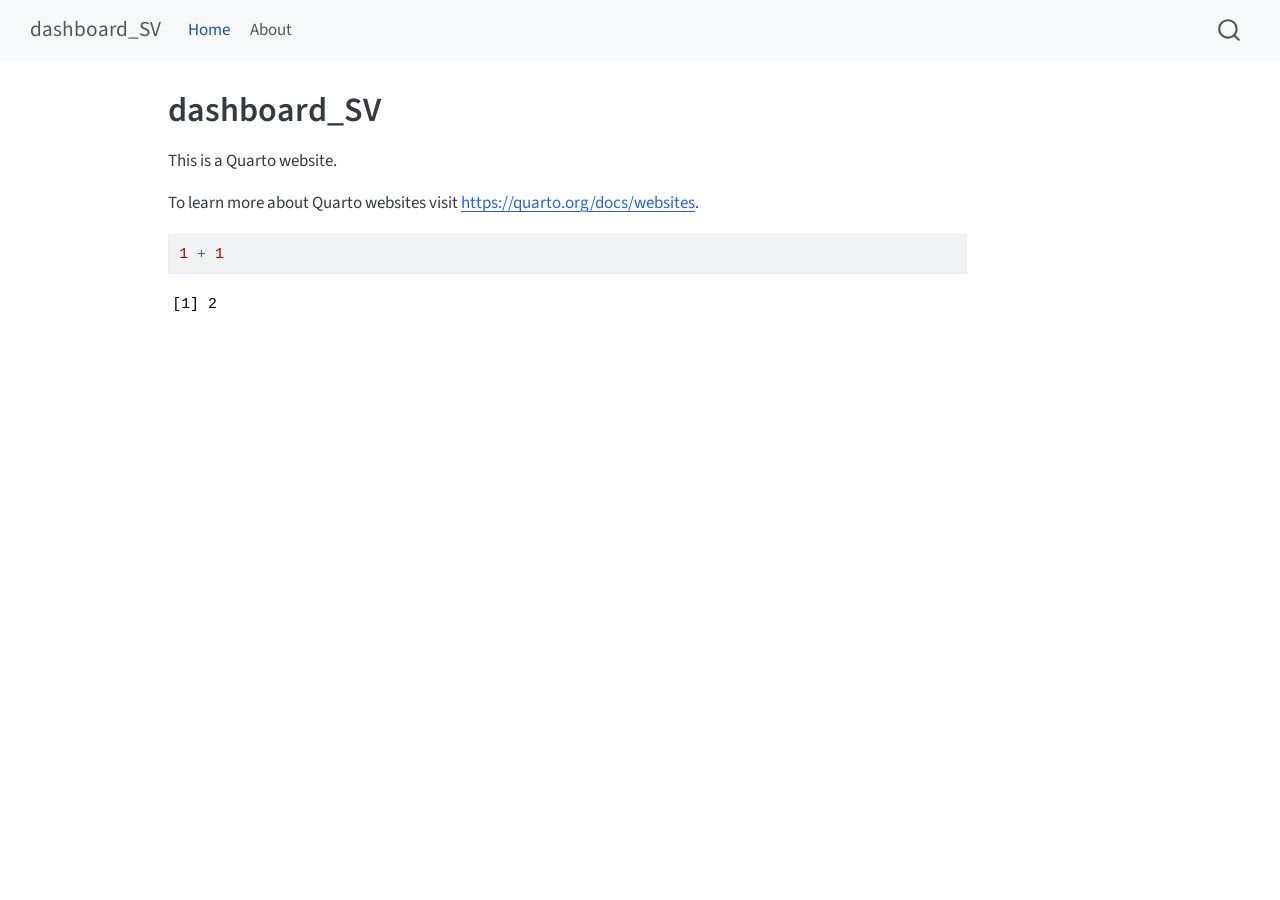
<file: _site/index.html>
<!DOCTYPE html>
<html xmlns="http://www.w3.org/1999/xhtml" lang="en" xml:lang="en"><head>

<meta charset="utf-8">
<meta name="generator" content="quarto-1.6.39">

<meta name="viewport" content="width=device-width, initial-scale=1.0, user-scalable=yes">


<title>dashboard_SV</title>
<style>
code{white-space: pre-wrap;}
span.smallcaps{font-variant: small-caps;}
div.columns{display: flex; gap: min(4vw, 1.5em);}
div.column{flex: auto; overflow-x: auto;}
div.hanging-indent{margin-left: 1.5em; text-indent: -1.5em;}
ul.task-list{list-style: none;}
ul.task-list li input[type="checkbox"] {
  width: 0.8em;
  margin: 0 0.8em 0.2em -1em; /* quarto-specific, see https://github.com/quarto-dev/quarto-cli/issues/4556 */ 
  vertical-align: middle;
}
/* CSS for syntax highlighting */
pre > code.sourceCode { white-space: pre; position: relative; }
pre > code.sourceCode > span { line-height: 1.25; }
pre > code.sourceCode > span:empty { height: 1.2em; }
.sourceCode { overflow: visible; }
code.sourceCode > span { color: inherit; text-decoration: inherit; }
div.sourceCode { margin: 1em 0; }
pre.sourceCode { margin: 0; }
@media screen {
div.sourceCode { overflow: auto; }
}
@media print {
pre > code.sourceCode { white-space: pre-wrap; }
pre > code.sourceCode > span { display: inline-block; text-indent: -5em; padding-left: 5em; }
}
pre.numberSource code
  { counter-reset: source-line 0; }
pre.numberSource code > span
  { position: relative; left: -4em; counter-increment: source-line; }
pre.numberSource code > span > a:first-child::before
  { content: counter(source-line);
    position: relative; left: -1em; text-align: right; vertical-align: baseline;
    border: none; display: inline-block;
    -webkit-touch-callout: none; -webkit-user-select: none;
    -khtml-user-select: none; -moz-user-select: none;
    -ms-user-select: none; user-select: none;
    padding: 0 4px; width: 4em;
  }
pre.numberSource { margin-left: 3em;  padding-left: 4px; }
div.sourceCode
  {   }
@media screen {
pre > code.sourceCode > span > a:first-child::before { text-decoration: underline; }
}
</style>


<script src="site_libs/quarto-nav/quarto-nav.js"></script>
<script src="site_libs/quarto-nav/headroom.min.js"></script>
<script src="site_libs/clipboard/clipboard.min.js"></script>
<script src="site_libs/quarto-search/autocomplete.umd.js"></script>
<script src="site_libs/quarto-search/fuse.min.js"></script>
<script src="site_libs/quarto-search/quarto-search.js"></script>
<meta name="quarto:offset" content="./">
<script src="site_libs/quarto-html/quarto.js"></script>
<script src="site_libs/quarto-html/popper.min.js"></script>
<script src="site_libs/quarto-html/tippy.umd.min.js"></script>
<script src="site_libs/quarto-html/anchor.min.js"></script>
<link href="site_libs/quarto-html/tippy.css" rel="stylesheet">
<link href="site_libs/quarto-html/quarto-syntax-highlighting-e26003cea8cd680ca0c55a263523d882.css" rel="stylesheet" id="quarto-text-highlighting-styles">
<script src="site_libs/bootstrap/bootstrap.min.js"></script>
<link href="site_libs/bootstrap/bootstrap-icons.css" rel="stylesheet">
<link href="site_libs/bootstrap/bootstrap-ddd961a2510921635943dfbbd19534c4.min.css" rel="stylesheet" append-hash="true" id="quarto-bootstrap" data-mode="light">
<script id="quarto-search-options" type="application/json">{
  "location": "navbar",
  "copy-button": false,
  "collapse-after": 3,
  "panel-placement": "end",
  "type": "overlay",
  "limit": 50,
  "keyboard-shortcut": [
    "f",
    "/",
    "s"
  ],
  "show-item-context": false,
  "language": {
    "search-no-results-text": "No results",
    "search-matching-documents-text": "matching documents",
    "search-copy-link-title": "Copy link to search",
    "search-hide-matches-text": "Hide additional matches",
    "search-more-match-text": "more match in this document",
    "search-more-matches-text": "more matches in this document",
    "search-clear-button-title": "Clear",
    "search-text-placeholder": "",
    "search-detached-cancel-button-title": "Cancel",
    "search-submit-button-title": "Submit",
    "search-label": "Search"
  }
}</script>


<link rel="stylesheet" href="styles.css">
</head>

<body class="nav-fixed">

<div id="quarto-search-results"></div>
  <header id="quarto-header" class="headroom fixed-top">
    <nav class="navbar navbar-expand-lg " data-bs-theme="dark">
      <div class="navbar-container container-fluid">
      <div class="navbar-brand-container mx-auto">
    <a class="navbar-brand" href="./index.html">
    <span class="navbar-title">dashboard_SV</span>
    </a>
  </div>
            <div id="quarto-search" class="" title="Search"></div>
          <button class="navbar-toggler" type="button" data-bs-toggle="collapse" data-bs-target="#navbarCollapse" aria-controls="navbarCollapse" role="menu" aria-expanded="false" aria-label="Toggle navigation" onclick="if (window.quartoToggleHeadroom) { window.quartoToggleHeadroom(); }">
  <span class="navbar-toggler-icon"></span>
</button>
          <div class="collapse navbar-collapse" id="navbarCollapse">
            <ul class="navbar-nav navbar-nav-scroll me-auto">
  <li class="nav-item">
    <a class="nav-link active" href="./index.html" aria-current="page"> 
<span class="menu-text">Home</span></a>
  </li>  
  <li class="nav-item">
    <a class="nav-link" href="./about.html"> 
<span class="menu-text">About</span></a>
  </li>  
</ul>
          </div> <!-- /navcollapse -->
            <div class="quarto-navbar-tools">
</div>
      </div> <!-- /container-fluid -->
    </nav>
</header>
<!-- content -->
<div id="quarto-content" class="quarto-container page-columns page-rows-contents page-layout-article page-navbar">
<!-- sidebar -->
<!-- margin-sidebar -->
    <div id="quarto-margin-sidebar" class="sidebar margin-sidebar zindex-bottom">
        
    </div>
<!-- main -->
<main class="content" id="quarto-document-content">

<header id="title-block-header" class="quarto-title-block default">
<div class="quarto-title">
<h1 class="title">dashboard_SV</h1>
</div>



<div class="quarto-title-meta">

    
  
    
  </div>
  


</header>


<p>This is a Quarto website.</p>
<p>To learn more about Quarto websites visit <a href="https://quarto.org/docs/websites" class="uri">https://quarto.org/docs/websites</a>.</p>
<div class="cell">
<div class="sourceCode cell-code" id="cb1"><pre class="sourceCode r code-with-copy"><code class="sourceCode r"><span id="cb1-1"><a href="#cb1-1" aria-hidden="true" tabindex="-1"></a><span class="dv">1</span> <span class="sc">+</span> <span class="dv">1</span></span></code><button title="Copy to Clipboard" class="code-copy-button"><i class="bi"></i></button></pre></div>
<div class="cell-output cell-output-stdout">
<pre><code>[1] 2</code></pre>
</div>
</div>



</main> <!-- /main -->
<script id="quarto-html-after-body" type="application/javascript">
window.document.addEventListener("DOMContentLoaded", function (event) {
  const toggleBodyColorMode = (bsSheetEl) => {
    const mode = bsSheetEl.getAttribute("data-mode");
    const bodyEl = window.document.querySelector("body");
    if (mode === "dark") {
      bodyEl.classList.add("quarto-dark");
      bodyEl.classList.remove("quarto-light");
    } else {
      bodyEl.classList.add("quarto-light");
      bodyEl.classList.remove("quarto-dark");
    }
  }
  const toggleBodyColorPrimary = () => {
    const bsSheetEl = window.document.querySelector("link#quarto-bootstrap");
    if (bsSheetEl) {
      toggleBodyColorMode(bsSheetEl);
    }
  }
  toggleBodyColorPrimary();  
  const icon = "";
  const anchorJS = new window.AnchorJS();
  anchorJS.options = {
    placement: 'right',
    icon: icon
  };
  anchorJS.add('.anchored');
  const isCodeAnnotation = (el) => {
    for (const clz of el.classList) {
      if (clz.startsWith('code-annotation-')) {                     
        return true;
      }
    }
    return false;
  }
  const onCopySuccess = function(e) {
    // button target
    const button = e.trigger;
    // don't keep focus
    button.blur();
    // flash "checked"
    button.classList.add('code-copy-button-checked');
    var currentTitle = button.getAttribute("title");
    button.setAttribute("title", "Copied!");
    let tooltip;
    if (window.bootstrap) {
      button.setAttribute("data-bs-toggle", "tooltip");
      button.setAttribute("data-bs-placement", "left");
      button.setAttribute("data-bs-title", "Copied!");
      tooltip = new bootstrap.Tooltip(button, 
        { trigger: "manual", 
          customClass: "code-copy-button-tooltip",
          offset: [0, -8]});
      tooltip.show();    
    }
    setTimeout(function() {
      if (tooltip) {
        tooltip.hide();
        button.removeAttribute("data-bs-title");
        button.removeAttribute("data-bs-toggle");
        button.removeAttribute("data-bs-placement");
      }
      button.setAttribute("title", currentTitle);
      button.classList.remove('code-copy-button-checked');
    }, 1000);
    // clear code selection
    e.clearSelection();
  }
  const getTextToCopy = function(trigger) {
      const codeEl = trigger.previousElementSibling.cloneNode(true);
      for (const childEl of codeEl.children) {
        if (isCodeAnnotation(childEl)) {
          childEl.remove();
        }
      }
      return codeEl.innerText;
  }
  const clipboard = new window.ClipboardJS('.code-copy-button:not([data-in-quarto-modal])', {
    text: getTextToCopy
  });
  clipboard.on('success', onCopySuccess);
  if (window.document.getElementById('quarto-embedded-source-code-modal')) {
    const clipboardModal = new window.ClipboardJS('.code-copy-button[data-in-quarto-modal]', {
      text: getTextToCopy,
      container: window.document.getElementById('quarto-embedded-source-code-modal')
    });
    clipboardModal.on('success', onCopySuccess);
  }
    var localhostRegex = new RegExp(/^(?:http|https):\/\/localhost\:?[0-9]*\//);
    var mailtoRegex = new RegExp(/^mailto:/);
      var filterRegex = new RegExp('/' + window.location.host + '/');
    var isInternal = (href) => {
        return filterRegex.test(href) || localhostRegex.test(href) || mailtoRegex.test(href);
    }
    // Inspect non-navigation links and adorn them if external
 	var links = window.document.querySelectorAll('a[href]:not(.nav-link):not(.navbar-brand):not(.toc-action):not(.sidebar-link):not(.sidebar-item-toggle):not(.pagination-link):not(.no-external):not([aria-hidden]):not(.dropdown-item):not(.quarto-navigation-tool):not(.about-link)');
    for (var i=0; i<links.length; i++) {
      const link = links[i];
      if (!isInternal(link.href)) {
        // undo the damage that might have been done by quarto-nav.js in the case of
        // links that we want to consider external
        if (link.dataset.originalHref !== undefined) {
          link.href = link.dataset.originalHref;
        }
      }
    }
  function tippyHover(el, contentFn, onTriggerFn, onUntriggerFn) {
    const config = {
      allowHTML: true,
      maxWidth: 500,
      delay: 100,
      arrow: false,
      appendTo: function(el) {
          return el.parentElement;
      },
      interactive: true,
      interactiveBorder: 10,
      theme: 'quarto',
      placement: 'bottom-start',
    };
    if (contentFn) {
      config.content = contentFn;
    }
    if (onTriggerFn) {
      config.onTrigger = onTriggerFn;
    }
    if (onUntriggerFn) {
      config.onUntrigger = onUntriggerFn;
    }
    window.tippy(el, config); 
  }
  const noterefs = window.document.querySelectorAll('a[role="doc-noteref"]');
  for (var i=0; i<noterefs.length; i++) {
    const ref = noterefs[i];
    tippyHover(ref, function() {
      // use id or data attribute instead here
      let href = ref.getAttribute('data-footnote-href') || ref.getAttribute('href');
      try { href = new URL(href).hash; } catch {}
      const id = href.replace(/^#\/?/, "");
      const note = window.document.getElementById(id);
      if (note) {
        return note.innerHTML;
      } else {
        return "";
      }
    });
  }
  const xrefs = window.document.querySelectorAll('a.quarto-xref');
  const processXRef = (id, note) => {
    // Strip column container classes
    const stripColumnClz = (el) => {
      el.classList.remove("page-full", "page-columns");
      if (el.children) {
        for (const child of el.children) {
          stripColumnClz(child);
        }
      }
    }
    stripColumnClz(note)
    if (id === null || id.startsWith('sec-')) {
      // Special case sections, only their first couple elements
      const container = document.createElement("div");
      if (note.children && note.children.length > 2) {
        container.appendChild(note.children[0].cloneNode(true));
        for (let i = 1; i < note.children.length; i++) {
          const child = note.children[i];
          if (child.tagName === "P" && child.innerText === "") {
            continue;
          } else {
            container.appendChild(child.cloneNode(true));
            break;
          }
        }
        if (window.Quarto?.typesetMath) {
          window.Quarto.typesetMath(container);
        }
        return container.innerHTML
      } else {
        if (window.Quarto?.typesetMath) {
          window.Quarto.typesetMath(note);
        }
        return note.innerHTML;
      }
    } else {
      // Remove any anchor links if they are present
      const anchorLink = note.querySelector('a.anchorjs-link');
      if (anchorLink) {
        anchorLink.remove();
      }
      if (window.Quarto?.typesetMath) {
        window.Quarto.typesetMath(note);
      }
      if (note.classList.contains("callout")) {
        return note.outerHTML;
      } else {
        return note.innerHTML;
      }
    }
  }
  for (var i=0; i<xrefs.length; i++) {
    const xref = xrefs[i];
    tippyHover(xref, undefined, function(instance) {
      instance.disable();
      let url = xref.getAttribute('href');
      let hash = undefined; 
      if (url.startsWith('#')) {
        hash = url;
      } else {
        try { hash = new URL(url).hash; } catch {}
      }
      if (hash) {
        const id = hash.replace(/^#\/?/, "");
        const note = window.document.getElementById(id);
        if (note !== null) {
          try {
            const html = processXRef(id, note.cloneNode(true));
            instance.setContent(html);
          } finally {
            instance.enable();
            instance.show();
          }
        } else {
          // See if we can fetch this
          fetch(url.split('#')[0])
          .then(res => res.text())
          .then(html => {
            const parser = new DOMParser();
            const htmlDoc = parser.parseFromString(html, "text/html");
            const note = htmlDoc.getElementById(id);
            if (note !== null) {
              const html = processXRef(id, note);
              instance.setContent(html);
            } 
          }).finally(() => {
            instance.enable();
            instance.show();
          });
        }
      } else {
        // See if we can fetch a full url (with no hash to target)
        // This is a special case and we should probably do some content thinning / targeting
        fetch(url)
        .then(res => res.text())
        .then(html => {
          const parser = new DOMParser();
          const htmlDoc = parser.parseFromString(html, "text/html");
          const note = htmlDoc.querySelector('main.content');
          if (note !== null) {
            // This should only happen for chapter cross references
            // (since there is no id in the URL)
            // remove the first header
            if (note.children.length > 0 && note.children[0].tagName === "HEADER") {
              note.children[0].remove();
            }
            const html = processXRef(null, note);
            instance.setContent(html);
          } 
        }).finally(() => {
          instance.enable();
          instance.show();
        });
      }
    }, function(instance) {
    });
  }
      let selectedAnnoteEl;
      const selectorForAnnotation = ( cell, annotation) => {
        let cellAttr = 'data-code-cell="' + cell + '"';
        let lineAttr = 'data-code-annotation="' +  annotation + '"';
        const selector = 'span[' + cellAttr + '][' + lineAttr + ']';
        return selector;
      }
      const selectCodeLines = (annoteEl) => {
        const doc = window.document;
        const targetCell = annoteEl.getAttribute("data-target-cell");
        const targetAnnotation = annoteEl.getAttribute("data-target-annotation");
        const annoteSpan = window.document.querySelector(selectorForAnnotation(targetCell, targetAnnotation));
        const lines = annoteSpan.getAttribute("data-code-lines").split(",");
        const lineIds = lines.map((line) => {
          return targetCell + "-" + line;
        })
        let top = null;
        let height = null;
        let parent = null;
        if (lineIds.length > 0) {
            //compute the position of the single el (top and bottom and make a div)
            const el = window.document.getElementById(lineIds[0]);
            top = el.offsetTop;
            height = el.offsetHeight;
            parent = el.parentElement.parentElement;
          if (lineIds.length > 1) {
            const lastEl = window.document.getElementById(lineIds[lineIds.length - 1]);
            const bottom = lastEl.offsetTop + lastEl.offsetHeight;
            height = bottom - top;
          }
          if (top !== null && height !== null && parent !== null) {
            // cook up a div (if necessary) and position it 
            let div = window.document.getElementById("code-annotation-line-highlight");
            if (div === null) {
              div = window.document.createElement("div");
              div.setAttribute("id", "code-annotation-line-highlight");
              div.style.position = 'absolute';
              parent.appendChild(div);
            }
            div.style.top = top - 2 + "px";
            div.style.height = height + 4 + "px";
            div.style.left = 0;
            let gutterDiv = window.document.getElementById("code-annotation-line-highlight-gutter");
            if (gutterDiv === null) {
              gutterDiv = window.document.createElement("div");
              gutterDiv.setAttribute("id", "code-annotation-line-highlight-gutter");
              gutterDiv.style.position = 'absolute';
              const codeCell = window.document.getElementById(targetCell);
              const gutter = codeCell.querySelector('.code-annotation-gutter');
              gutter.appendChild(gutterDiv);
            }
            gutterDiv.style.top = top - 2 + "px";
            gutterDiv.style.height = height + 4 + "px";
          }
          selectedAnnoteEl = annoteEl;
        }
      };
      const unselectCodeLines = () => {
        const elementsIds = ["code-annotation-line-highlight", "code-annotation-line-highlight-gutter"];
        elementsIds.forEach((elId) => {
          const div = window.document.getElementById(elId);
          if (div) {
            div.remove();
          }
        });
        selectedAnnoteEl = undefined;
      };
        // Handle positioning of the toggle
    window.addEventListener(
      "resize",
      throttle(() => {
        elRect = undefined;
        if (selectedAnnoteEl) {
          selectCodeLines(selectedAnnoteEl);
        }
      }, 10)
    );
    function throttle(fn, ms) {
    let throttle = false;
    let timer;
      return (...args) => {
        if(!throttle) { // first call gets through
            fn.apply(this, args);
            throttle = true;
        } else { // all the others get throttled
            if(timer) clearTimeout(timer); // cancel #2
            timer = setTimeout(() => {
              fn.apply(this, args);
              timer = throttle = false;
            }, ms);
        }
      };
    }
      // Attach click handler to the DT
      const annoteDls = window.document.querySelectorAll('dt[data-target-cell]');
      for (const annoteDlNode of annoteDls) {
        annoteDlNode.addEventListener('click', (event) => {
          const clickedEl = event.target;
          if (clickedEl !== selectedAnnoteEl) {
            unselectCodeLines();
            const activeEl = window.document.querySelector('dt[data-target-cell].code-annotation-active');
            if (activeEl) {
              activeEl.classList.remove('code-annotation-active');
            }
            selectCodeLines(clickedEl);
            clickedEl.classList.add('code-annotation-active');
          } else {
            // Unselect the line
            unselectCodeLines();
            clickedEl.classList.remove('code-annotation-active');
          }
        });
      }
  const findCites = (el) => {
    const parentEl = el.parentElement;
    if (parentEl) {
      const cites = parentEl.dataset.cites;
      if (cites) {
        return {
          el,
          cites: cites.split(' ')
        };
      } else {
        return findCites(el.parentElement)
      }
    } else {
      return undefined;
    }
  };
  var bibliorefs = window.document.querySelectorAll('a[role="doc-biblioref"]');
  for (var i=0; i<bibliorefs.length; i++) {
    const ref = bibliorefs[i];
    const citeInfo = findCites(ref);
    if (citeInfo) {
      tippyHover(citeInfo.el, function() {
        var popup = window.document.createElement('div');
        citeInfo.cites.forEach(function(cite) {
          var citeDiv = window.document.createElement('div');
          citeDiv.classList.add('hanging-indent');
          citeDiv.classList.add('csl-entry');
          var biblioDiv = window.document.getElementById('ref-' + cite);
          if (biblioDiv) {
            citeDiv.innerHTML = biblioDiv.innerHTML;
          }
          popup.appendChild(citeDiv);
        });
        return popup.innerHTML;
      });
    }
  }
});
</script>
</div> <!-- /content -->




</body></html>
</file>
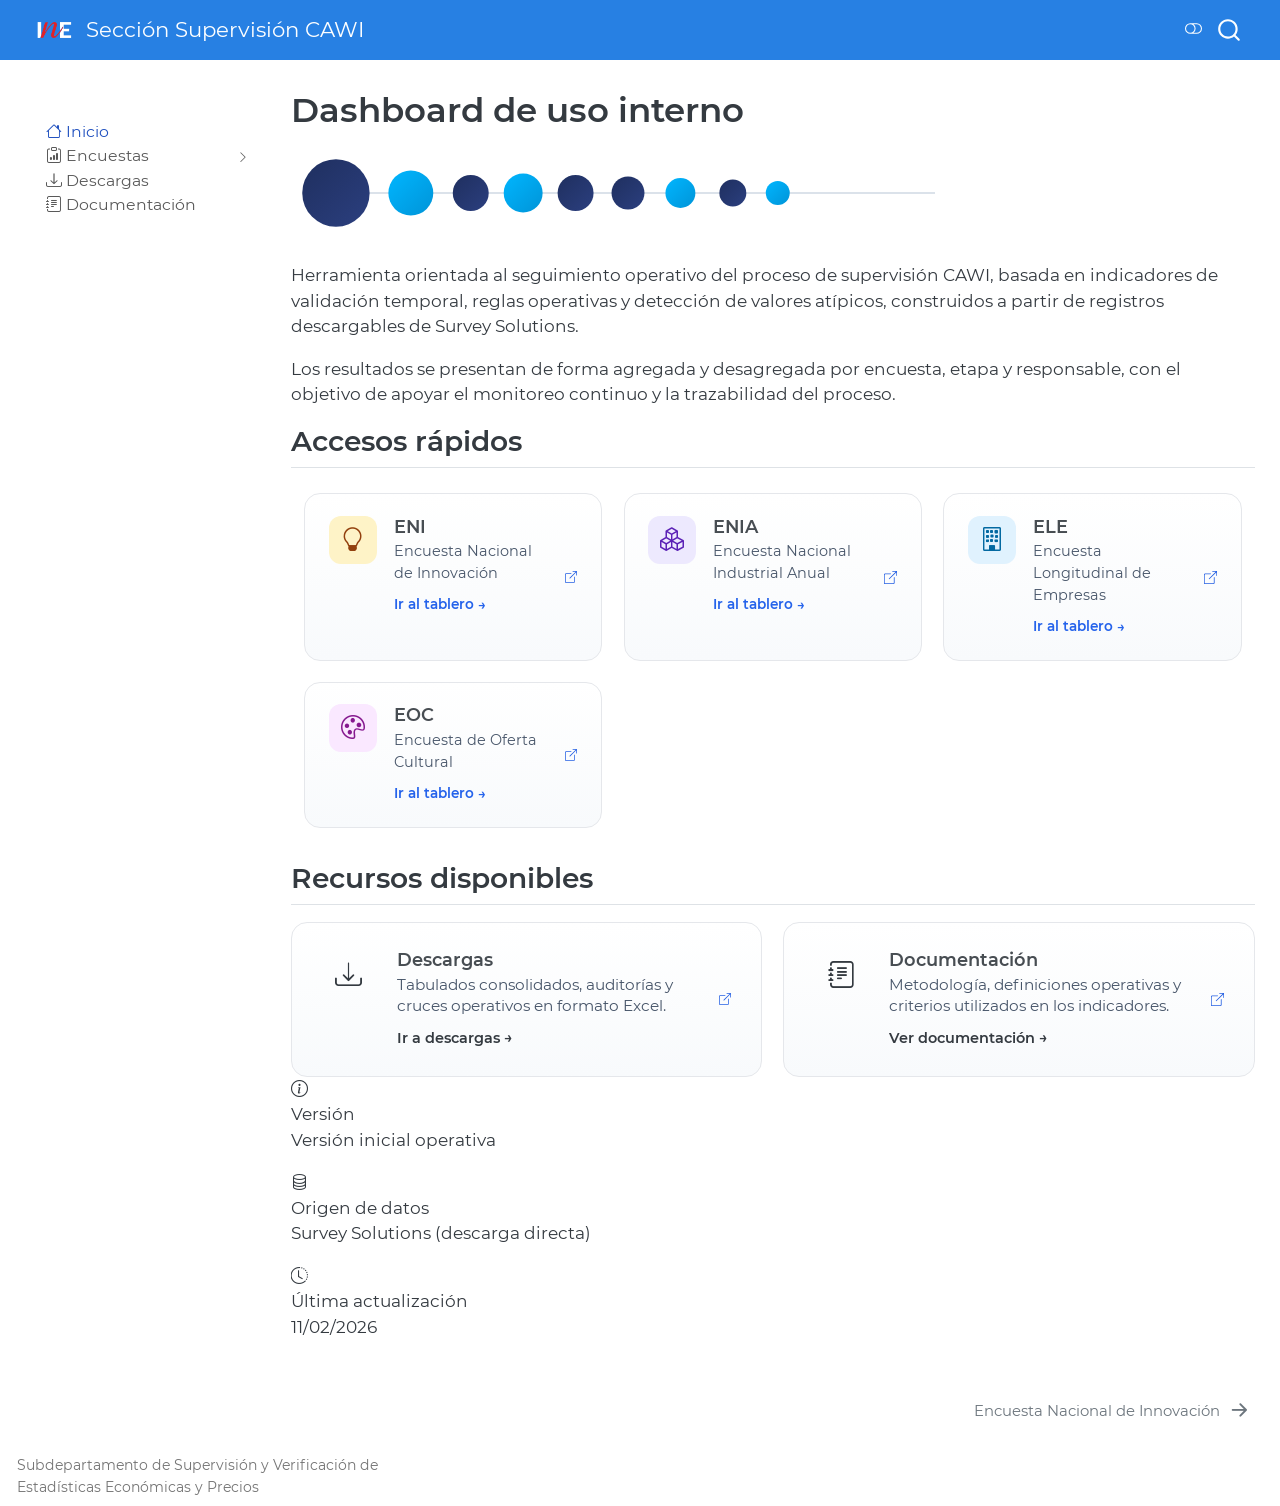
<file: docs/index.html>
<!DOCTYPE html>
<html xmlns="http://www.w3.org/1999/xhtml" lang="es" xml:lang="es"><head>

<meta charset="utf-8">
<meta name="generator" content="quarto-1.6.39">

<meta name="viewport" content="width=device-width, initial-scale=1.0, user-scalable=yes">


<title>Dashboard de uso interno – Sección Supervisión CAWI</title>
<style>
code{white-space: pre-wrap;}
span.smallcaps{font-variant: small-caps;}
div.columns{display: flex; gap: min(4vw, 1.5em);}
div.column{flex: auto; overflow-x: auto;}
div.hanging-indent{margin-left: 1.5em; text-indent: -1.5em;}
ul.task-list{list-style: none;}
ul.task-list li input[type="checkbox"] {
  width: 0.8em;
  margin: 0 0.8em 0.2em -1em; /* quarto-specific, see https://github.com/quarto-dev/quarto-cli/issues/4556 */ 
  vertical-align: middle;
}
</style>


<script src="site_libs/quarto-nav/quarto-nav.js"></script>
<script src="site_libs/clipboard/clipboard.min.js"></script>
<script src="site_libs/quarto-search/autocomplete.umd.js"></script>
<script src="site_libs/quarto-search/fuse.min.js"></script>
<script src="site_libs/quarto-search/quarto-search.js"></script>
<meta name="quarto:offset" content="./">
<link href="./ENI.html" rel="next">
<link href="./assets/images/logo_ine.png" rel="icon" type="image/png">
<script src="site_libs/quarto-html/quarto.js"></script>
<script src="site_libs/quarto-html/popper.min.js"></script>
<script src="site_libs/quarto-html/tippy.umd.min.js"></script>
<script src="site_libs/quarto-html/anchor.min.js"></script>
<link href="site_libs/quarto-html/tippy.css" rel="stylesheet">
<link href="site_libs/quarto-html/quarto-syntax-highlighting-e26003cea8cd680ca0c55a263523d882.css" rel="stylesheet" class="quarto-color-scheme" id="quarto-text-highlighting-styles">
<link href="site_libs/quarto-html/quarto-syntax-highlighting-dark-d166b450ba5a8e9f7a0ab969bf6592c1.css" rel="prefetch" class="quarto-color-scheme quarto-color-alternate" id="quarto-text-highlighting-styles">
<script src="site_libs/bootstrap/bootstrap.min.js"></script>
<link href="site_libs/bootstrap/bootstrap-icons.css" rel="stylesheet">
<link href="site_libs/bootstrap/bootstrap-e907b9c21eb13761600435f52035fc7f.min.css" rel="stylesheet" append-hash="true" class="quarto-color-scheme" id="quarto-bootstrap" data-mode="light">
<link href="site_libs/bootstrap/bootstrap-dark-39b8b5c43dd62313de44d665691aa5c6.min.css" rel="prefetch" append-hash="true" class="quarto-color-scheme quarto-color-alternate" id="quarto-bootstrap" data-mode="dark">
<script id="quarto-search-options" type="application/json">{
  "location": "navbar",
  "copy-button": false,
  "collapse-after": 3,
  "panel-placement": "end",
  "type": "overlay",
  "limit": 50,
  "keyboard-shortcut": [
    "f",
    "/",
    "s"
  ],
  "show-item-context": false,
  "language": {
    "search-no-results-text": "Sin resultados",
    "search-matching-documents-text": "documentos encontrados",
    "search-copy-link-title": "Copiar el enlace en la búsqueda",
    "search-hide-matches-text": "Ocultar resultados adicionales",
    "search-more-match-text": "resultado adicional en este documento",
    "search-more-matches-text": "resultados adicionales en este documento",
    "search-clear-button-title": "Borrar",
    "search-text-placeholder": "",
    "search-detached-cancel-button-title": "Cancelar",
    "search-submit-button-title": "Enviar",
    "search-label": "Buscar"
  }
}</script>
<style>html{ scroll-behavior: smooth; }</style>


<link rel="stylesheet" href="styles.css">
<link rel="stylesheet" href="https://cdn.jsdelivr.net/npm/bootstrap-icons@1.11.3/font/bootstrap-icons.css">
</head>

<body class="nav-sidebar floating nav-fixed">

<div id="quarto-search-results"></div>
  <header id="quarto-header" class="headroom fixed-top">
    <nav class="navbar navbar-expand-lg " data-bs-theme="dark">
      <div class="navbar-container container-fluid">
      <div class="navbar-brand-container mx-auto">
    <a href="./index.html" class="navbar-brand navbar-brand-logo">
    <img src="./assets/images/LOGO INE.png" alt="" class="navbar-logo">
    </a>
    <a class="navbar-brand" href="./index.html">
    <span class="navbar-title">Sección Supervisión CAWI</span>
    </a>
  </div>
        <div class="quarto-navbar-tools tools-end">
  <a href="" class="quarto-color-scheme-toggle quarto-navigation-tool  px-1" onclick="window.quartoToggleColorScheme(); return false;" title="Alternar modo oscuro"><i class="bi"></i></a>
</div>
          <div id="quarto-search" class="" title="Buscar"></div>
      </div> <!-- /container-fluid -->
    </nav>
  <nav class="quarto-secondary-nav">
    <div class="container-fluid d-flex">
      <button type="button" class="quarto-btn-toggle btn" data-bs-toggle="collapse" role="button" data-bs-target=".quarto-sidebar-collapse-item" aria-controls="quarto-sidebar" aria-expanded="false" aria-label="Alternar barra lateral" onclick="if (window.quartoToggleHeadroom) { window.quartoToggleHeadroom(); }">
        <i class="bi bi-layout-text-sidebar-reverse"></i>
      </button>
        <nav class="quarto-page-breadcrumbs" aria-label="breadcrumb"><ol class="breadcrumb"><li class="breadcrumb-item"><a href="./index.html">Inicio</a></li></ol></nav>
        <a class="flex-grow-1" role="navigation" data-bs-toggle="collapse" data-bs-target=".quarto-sidebar-collapse-item" aria-controls="quarto-sidebar" aria-expanded="false" aria-label="Alternar barra lateral" onclick="if (window.quartoToggleHeadroom) { window.quartoToggleHeadroom(); }">      
        </a>
      <button type="button" class="btn quarto-search-button" aria-label="Buscar" onclick="window.quartoOpenSearch();">
        <i class="bi bi-search"></i>
      </button>
    </div>
  </nav>
</header>
<!-- content -->
<div id="quarto-content" class="quarto-container page-columns page-rows-contents page-layout-full page-navbar">
<!-- sidebar -->
  <nav id="quarto-sidebar" class="sidebar collapse collapse-horizontal quarto-sidebar-collapse-item sidebar-navigation floating overflow-auto">
        <div class="mt-2 flex-shrink-0 align-items-center">
        <div class="sidebar-search">
        <div id="quarto-search" class="" title="Buscar"></div>
        </div>
        </div>
    <div class="sidebar-menu-container"> 
    <ul class="list-unstyled mt-1">
        <li class="sidebar-item">
  <div class="sidebar-item-container"> 
  <a href="./index.html" class="sidebar-item-text sidebar-link active"><i class="bi bi-house" role="img">
</i> 
 <span class="menu-text">Inicio</span></a>
  </div>
</li>
        <li class="sidebar-item sidebar-item-section">
      <div class="sidebar-item-container"> 
            <a class="sidebar-item-text sidebar-link text-start collapsed" data-bs-toggle="collapse" data-bs-target="#quarto-sidebar-section-1" role="navigation" aria-expanded="false"><i class="bi bi-clipboard-data" role="img">
</i> 
 <span class="menu-text">Encuestas</span></a>
          <a class="sidebar-item-toggle text-start collapsed" data-bs-toggle="collapse" data-bs-target="#quarto-sidebar-section-1" role="navigation" aria-expanded="false" aria-label="Alternar sección">
            <i class="bi bi-chevron-right ms-2"></i>
          </a> 
      </div>
      <ul id="quarto-sidebar-section-1" class="collapse list-unstyled sidebar-section depth1 ">  
          <li class="sidebar-item">
  <div class="sidebar-item-container"> 
  <a href="./ENI.html" class="sidebar-item-text sidebar-link"><i class="bi bi-bi bi-lightbulb" role="img">
</i> 
 <span class="menu-text">Encuesta Nacional de Innovación</span></a>
  </div>
</li>
          <li class="sidebar-item">
  <div class="sidebar-item-container"> 
  <a href="./ENIA.html" class="sidebar-item-text sidebar-link"><i class="bi bi-bi bi-boxes" role="img">
</i> 
 <span class="menu-text">Encuesta Nacional Industrial Anual</span></a>
  </div>
</li>
          <li class="sidebar-item">
  <div class="sidebar-item-container"> 
  <a href="./ELE.html" class="sidebar-item-text sidebar-link"><i class="bi bi-bi bi-building" role="img">
</i> 
 <span class="menu-text">Encuesta Longitudinal de Empresas</span></a>
  </div>
</li>
          <li class="sidebar-item">
  <div class="sidebar-item-container"> 
  <a href="./EOC.html" class="sidebar-item-text sidebar-link"><i class="bi bi-bi bi-palette" role="img">
</i> 
 <span class="menu-text">Encuesta de Oferta Cultural</span></a>
  </div>
</li>
      </ul>
  </li>
        <li class="sidebar-item">
  <div class="sidebar-item-container"> 
  <a href="./descargas.html" class="sidebar-item-text sidebar-link"><i class="bi bi-download" role="img">
</i> 
 <span class="menu-text">Descargas</span></a>
  </div>
</li>
        <li class="sidebar-item">
  <div class="sidebar-item-container"> 
  <a href="./metodologia.html" class="sidebar-item-text sidebar-link"><i class="bi bi-bi bi-journal-text" role="img">
</i> 
 <span class="menu-text">Documentación</span></a>
  </div>
</li>
    </ul>
    </div>
</nav>
<div id="quarto-sidebar-glass" class="quarto-sidebar-collapse-item" data-bs-toggle="collapse" data-bs-target=".quarto-sidebar-collapse-item"></div>
<!-- margin-sidebar -->
    
<!-- main -->
<main class="content column-page-right" id="quarto-document-content">

<header id="title-block-header" class="quarto-title-block default">
<div class="quarto-title">
<h1 class="title">Dashboard de uso interno</h1>
</div>



<div class="quarto-title-meta column-page-right">

    
  
    
  </div>
  


</header>


<p><img src="assets/images/descarga.svg" class="img-fluid index-hero"></p>
<p>Herramienta orientada al seguimiento operativo del proceso de supervisión CAWI, basada en indicadores de validación temporal, reglas operativas y detección de valores atípicos, construidos a partir de registros descargables de Survey Solutions.</p>
<p>Los resultados se presentan de forma agregada y desagregada por encuesta, etapa y responsable, con el objetivo de apoyar el monitoreo continuo y la trazabilidad del proceso.</p>
<section id="accesos-rápidos" class="level2">
<h2 class="anchored" data-anchor-id="accesos-rápidos">Accesos rápidos</h2>
<div class="container-fluid quick-access">
  <div class="row g-3">

    <div class="col-12 col-md-6 col-lg-3">
      <a href="./ENI.html" class="qa-card qa-eni">
        <div class="qa-icon">
          <i class="bi bi-lightbulb"></i>
        </div>
        <div class="qa-body">
          <h3 class="anchored">ENI</h3>
          <p>Encuesta Nacional de Innovación</p>
          <span class="qa-link">Ir al tablero →</span>
        </div>
      </a>
    </div>

    <div class="col-12 col-md-6 col-lg-3">
      <a href="./ENIA.html" class="qa-card qa-enia">
        <div class="qa-icon">
          <i class="bi bi-boxes"></i>
        </div>
        <div class="qa-body">
          <h3 class="anchored">ENIA</h3>
          <p>Encuesta Nacional Industrial Anual</p>
          <span class="qa-link">Ir al tablero →</span>
        </div>
      </a>
    </div>
    
    <div class="col-12 col-md-6 col-lg-3">
      <a href="./ELE.html" class="qa-card qa-ele">
        <div class="qa-icon">
          <i class="bi bi-building"></i>
        </div>
        <div class="qa-body">
          <h3 class="anchored">ELE</h3>
          <p>Encuesta Longitudinal de Empresas</p>
          <span class="qa-link">Ir al tablero →</span>
        </div>
      </a>
    </div>

    <div class="col-12 col-md-6 col-lg-3">
      <a href="./EOC.html" class="qa-card qa-eoc">
        <div class="qa-icon">
          <i class="bi bi-palette"></i>
        </div>
        <div class="qa-body">
          <h3 class="anchored">EOC</h3>
          <p>Encuesta de Oferta Cultural</p>
          <span class="qa-link">Ir al tablero →</span>
        </div>
      </a>
    </div>

  </div>
</div>
</section>
<section id="recursos-disponibles" class="level2">
<h2 class="anchored" data-anchor-id="recursos-disponibles">Recursos disponibles</h2>
<div class="resource-grid">

  <!-- Descargas -->
  <a href="./descargas.html" class="resource-card resource-downloads">
    <div class="resource-icon">
      <i class="bi bi-download"></i>
    </div>

    <div class="resource-body">
      <h3 class="anchored">Descargas</h3>
      <p>
        Tabulados consolidados, auditorías y cruces operativos
        en formato Excel.
      </p>
      <span class="resource-link">Ir a descargas →</span>
    </div>
  </a>

  <!-- Documentación -->
  <a href="./metodologia.html" class="resource-card resource-docs">
    <div class="resource-icon">
      <i class="bi bi-journal-text"></i>
    </div>

    <div class="resource-body">
      <h3 class="anchored">Documentación</h3>
      <p>
        Metodología, definiciones operativas y criterios
        utilizados en los indicadores.
      </p>
      <span class="resource-link">Ver documentación →</span>
    </div>
  </a>

</div>
<div class="cell">
<div class="cell-output-display">
<div class="status-grid">
<div class="status-card">
<i class="bi bi-info-circle status-icon"></i>
<div class="status-content">
<span class="status-label">Versión</span>
<p class="status-value">Versión inicial operativa</p>
</div>
</div>
<div class="status-card">
<i class="bi bi-database status-icon"></i>
<div class="status-content">
<span class="status-label">Origen de datos</span>
<p class="status-value">Survey Solutions (descarga directa)</p>
</div>
</div>
<div class="status-card">
<i class="bi bi-clock-history status-icon"></i>
<div class="status-content">
<span class="status-label">Última actualización</span>
<p class="status-value status-date">11/02/2026</p>
</div>
</div>
</div>
</div>
</div>


</section>

</main> <!-- /main -->
<script id="quarto-html-after-body" type="application/javascript">
window.document.addEventListener("DOMContentLoaded", function (event) {
  const toggleBodyColorMode = (bsSheetEl) => {
    const mode = bsSheetEl.getAttribute("data-mode");
    const bodyEl = window.document.querySelector("body");
    if (mode === "dark") {
      bodyEl.classList.add("quarto-dark");
      bodyEl.classList.remove("quarto-light");
    } else {
      bodyEl.classList.add("quarto-light");
      bodyEl.classList.remove("quarto-dark");
    }
  }
  const toggleBodyColorPrimary = () => {
    const bsSheetEl = window.document.querySelector("link#quarto-bootstrap");
    if (bsSheetEl) {
      toggleBodyColorMode(bsSheetEl);
    }
  }
  toggleBodyColorPrimary();  
  const disableStylesheet = (stylesheets) => {
    for (let i=0; i < stylesheets.length; i++) {
      const stylesheet = stylesheets[i];
      stylesheet.rel = 'prefetch';
    }
  }
  const enableStylesheet = (stylesheets) => {
    for (let i=0; i < stylesheets.length; i++) {
      const stylesheet = stylesheets[i];
      stylesheet.rel = 'stylesheet';
    }
  }
  const manageTransitions = (selector, allowTransitions) => {
    const els = window.document.querySelectorAll(selector);
    for (let i=0; i < els.length; i++) {
      const el = els[i];
      if (allowTransitions) {
        el.classList.remove('notransition');
      } else {
        el.classList.add('notransition');
      }
    }
  }
  const toggleGiscusIfUsed = (isAlternate, darkModeDefault) => {
    const baseTheme = document.querySelector('#giscus-base-theme')?.value ?? 'light';
    const alternateTheme = document.querySelector('#giscus-alt-theme')?.value ?? 'dark';
    let newTheme = '';
    if(darkModeDefault) {
      newTheme = isAlternate ? baseTheme : alternateTheme;
    } else {
      newTheme = isAlternate ? alternateTheme : baseTheme;
    }
    const changeGiscusTheme = () => {
      // From: https://github.com/giscus/giscus/issues/336
      const sendMessage = (message) => {
        const iframe = document.querySelector('iframe.giscus-frame');
        if (!iframe) return;
        iframe.contentWindow.postMessage({ giscus: message }, 'https://giscus.app');
      }
      sendMessage({
        setConfig: {
          theme: newTheme
        }
      });
    }
    const isGiscussLoaded = window.document.querySelector('iframe.giscus-frame') !== null;
    if (isGiscussLoaded) {
      changeGiscusTheme();
    }
  }
  const toggleColorMode = (alternate) => {
    // Switch the stylesheets
    const alternateStylesheets = window.document.querySelectorAll('link.quarto-color-scheme.quarto-color-alternate');
    manageTransitions('#quarto-margin-sidebar .nav-link', false);
    if (alternate) {
      enableStylesheet(alternateStylesheets);
      for (const sheetNode of alternateStylesheets) {
        if (sheetNode.id === "quarto-bootstrap") {
          toggleBodyColorMode(sheetNode);
        }
      }
    } else {
      disableStylesheet(alternateStylesheets);
      toggleBodyColorPrimary();
    }
    manageTransitions('#quarto-margin-sidebar .nav-link', true);
    // Switch the toggles
    const toggles = window.document.querySelectorAll('.quarto-color-scheme-toggle');
    for (let i=0; i < toggles.length; i++) {
      const toggle = toggles[i];
      if (toggle) {
        if (alternate) {
          toggle.classList.add("alternate");     
        } else {
          toggle.classList.remove("alternate");
        }
      }
    }
    // Hack to workaround the fact that safari doesn't
    // properly recolor the scrollbar when toggling (#1455)
    if (navigator.userAgent.indexOf('Safari') > 0 && navigator.userAgent.indexOf('Chrome') == -1) {
      manageTransitions("body", false);
      window.scrollTo(0, 1);
      setTimeout(() => {
        window.scrollTo(0, 0);
        manageTransitions("body", true);
      }, 40);  
    }
  }
  const isFileUrl = () => { 
    return window.location.protocol === 'file:';
  }
  const hasAlternateSentinel = () => {  
    let styleSentinel = getColorSchemeSentinel();
    if (styleSentinel !== null) {
      return styleSentinel === "alternate";
    } else {
      return false;
    }
  }
  const setStyleSentinel = (alternate) => {
    const value = alternate ? "alternate" : "default";
    if (!isFileUrl()) {
      window.localStorage.setItem("quarto-color-scheme", value);
    } else {
      localAlternateSentinel = value;
    }
  }
  const getColorSchemeSentinel = () => {
    if (!isFileUrl()) {
      const storageValue = window.localStorage.getItem("quarto-color-scheme");
      return storageValue != null ? storageValue : localAlternateSentinel;
    } else {
      return localAlternateSentinel;
    }
  }
  const darkModeDefault = false;
  let localAlternateSentinel = darkModeDefault ? 'alternate' : 'default';
  // Dark / light mode switch
  window.quartoToggleColorScheme = () => {
    // Read the current dark / light value 
    let toAlternate = !hasAlternateSentinel();
    toggleColorMode(toAlternate);
    setStyleSentinel(toAlternate);
    toggleGiscusIfUsed(toAlternate, darkModeDefault);
  };
  // Ensure there is a toggle, if there isn't float one in the top right
  if (window.document.querySelector('.quarto-color-scheme-toggle') === null) {
    const a = window.document.createElement('a');
    a.classList.add('top-right');
    a.classList.add('quarto-color-scheme-toggle');
    a.href = "";
    a.onclick = function() { try { window.quartoToggleColorScheme(); } catch {} return false; };
    const i = window.document.createElement("i");
    i.classList.add('bi');
    a.appendChild(i);
    window.document.body.appendChild(a);
  }
  // Switch to dark mode if need be
  if (hasAlternateSentinel()) {
    toggleColorMode(true);
  } else {
    toggleColorMode(false);
  }
  const icon = "";
  const anchorJS = new window.AnchorJS();
  anchorJS.options = {
    placement: 'right',
    icon: icon
  };
  anchorJS.add('.anchored');
    var localhostRegex = new RegExp(/^(?:http|https):\/\/localhost\:?[0-9]*\//);
    var mailtoRegex = new RegExp(/^mailto:/);
      var filterRegex = new RegExp("https:\/\/ftorov\.github\.io\/dashboard_SV");
    var isInternal = (href) => {
        return filterRegex.test(href) || localhostRegex.test(href) || mailtoRegex.test(href);
    }
    // Inspect non-navigation links and adorn them if external
 	var links = window.document.querySelectorAll('a[href]:not(.nav-link):not(.navbar-brand):not(.toc-action):not(.sidebar-link):not(.sidebar-item-toggle):not(.pagination-link):not(.no-external):not([aria-hidden]):not(.dropdown-item):not(.quarto-navigation-tool):not(.about-link)');
    for (var i=0; i<links.length; i++) {
      const link = links[i];
      if (!isInternal(link.href)) {
        // undo the damage that might have been done by quarto-nav.js in the case of
        // links that we want to consider external
        if (link.dataset.originalHref !== undefined) {
          link.href = link.dataset.originalHref;
        }
          // target, if specified
          link.setAttribute("target", "_blank");
          if (link.getAttribute("rel") === null) {
            link.setAttribute("rel", "noopener");
          }
          // default icon
          link.classList.add("external");
      }
    }
  function tippyHover(el, contentFn, onTriggerFn, onUntriggerFn) {
    const config = {
      allowHTML: true,
      maxWidth: 500,
      delay: 100,
      arrow: false,
      appendTo: function(el) {
          return el.parentElement;
      },
      interactive: true,
      interactiveBorder: 10,
      theme: 'quarto',
      placement: 'bottom-start',
    };
    if (contentFn) {
      config.content = contentFn;
    }
    if (onTriggerFn) {
      config.onTrigger = onTriggerFn;
    }
    if (onUntriggerFn) {
      config.onUntrigger = onUntriggerFn;
    }
    window.tippy(el, config); 
  }
  const noterefs = window.document.querySelectorAll('a[role="doc-noteref"]');
  for (var i=0; i<noterefs.length; i++) {
    const ref = noterefs[i];
    tippyHover(ref, function() {
      // use id or data attribute instead here
      let href = ref.getAttribute('data-footnote-href') || ref.getAttribute('href');
      try { href = new URL(href).hash; } catch {}
      const id = href.replace(/^#\/?/, "");
      const note = window.document.getElementById(id);
      if (note) {
        return note.innerHTML;
      } else {
        return "";
      }
    });
  }
  const xrefs = window.document.querySelectorAll('a.quarto-xref');
  const processXRef = (id, note) => {
    // Strip column container classes
    const stripColumnClz = (el) => {
      el.classList.remove("page-full", "page-columns");
      if (el.children) {
        for (const child of el.children) {
          stripColumnClz(child);
        }
      }
    }
    stripColumnClz(note)
    if (id === null || id.startsWith('sec-')) {
      // Special case sections, only their first couple elements
      const container = document.createElement("div");
      if (note.children && note.children.length > 2) {
        container.appendChild(note.children[0].cloneNode(true));
        for (let i = 1; i < note.children.length; i++) {
          const child = note.children[i];
          if (child.tagName === "P" && child.innerText === "") {
            continue;
          } else {
            container.appendChild(child.cloneNode(true));
            break;
          }
        }
        if (window.Quarto?.typesetMath) {
          window.Quarto.typesetMath(container);
        }
        return container.innerHTML
      } else {
        if (window.Quarto?.typesetMath) {
          window.Quarto.typesetMath(note);
        }
        return note.innerHTML;
      }
    } else {
      // Remove any anchor links if they are present
      const anchorLink = note.querySelector('a.anchorjs-link');
      if (anchorLink) {
        anchorLink.remove();
      }
      if (window.Quarto?.typesetMath) {
        window.Quarto.typesetMath(note);
      }
      if (note.classList.contains("callout")) {
        return note.outerHTML;
      } else {
        return note.innerHTML;
      }
    }
  }
  for (var i=0; i<xrefs.length; i++) {
    const xref = xrefs[i];
    tippyHover(xref, undefined, function(instance) {
      instance.disable();
      let url = xref.getAttribute('href');
      let hash = undefined; 
      if (url.startsWith('#')) {
        hash = url;
      } else {
        try { hash = new URL(url).hash; } catch {}
      }
      if (hash) {
        const id = hash.replace(/^#\/?/, "");
        const note = window.document.getElementById(id);
        if (note !== null) {
          try {
            const html = processXRef(id, note.cloneNode(true));
            instance.setContent(html);
          } finally {
            instance.enable();
            instance.show();
          }
        } else {
          // See if we can fetch this
          fetch(url.split('#')[0])
          .then(res => res.text())
          .then(html => {
            const parser = new DOMParser();
            const htmlDoc = parser.parseFromString(html, "text/html");
            const note = htmlDoc.getElementById(id);
            if (note !== null) {
              const html = processXRef(id, note);
              instance.setContent(html);
            } 
          }).finally(() => {
            instance.enable();
            instance.show();
          });
        }
      } else {
        // See if we can fetch a full url (with no hash to target)
        // This is a special case and we should probably do some content thinning / targeting
        fetch(url)
        .then(res => res.text())
        .then(html => {
          const parser = new DOMParser();
          const htmlDoc = parser.parseFromString(html, "text/html");
          const note = htmlDoc.querySelector('main.content');
          if (note !== null) {
            // This should only happen for chapter cross references
            // (since there is no id in the URL)
            // remove the first header
            if (note.children.length > 0 && note.children[0].tagName === "HEADER") {
              note.children[0].remove();
            }
            const html = processXRef(null, note);
            instance.setContent(html);
          } 
        }).finally(() => {
          instance.enable();
          instance.show();
        });
      }
    }, function(instance) {
    });
  }
      let selectedAnnoteEl;
      const selectorForAnnotation = ( cell, annotation) => {
        let cellAttr = 'data-code-cell="' + cell + '"';
        let lineAttr = 'data-code-annotation="' +  annotation + '"';
        const selector = 'span[' + cellAttr + '][' + lineAttr + ']';
        return selector;
      }
      const selectCodeLines = (annoteEl) => {
        const doc = window.document;
        const targetCell = annoteEl.getAttribute("data-target-cell");
        const targetAnnotation = annoteEl.getAttribute("data-target-annotation");
        const annoteSpan = window.document.querySelector(selectorForAnnotation(targetCell, targetAnnotation));
        const lines = annoteSpan.getAttribute("data-code-lines").split(",");
        const lineIds = lines.map((line) => {
          return targetCell + "-" + line;
        })
        let top = null;
        let height = null;
        let parent = null;
        if (lineIds.length > 0) {
            //compute the position of the single el (top and bottom and make a div)
            const el = window.document.getElementById(lineIds[0]);
            top = el.offsetTop;
            height = el.offsetHeight;
            parent = el.parentElement.parentElement;
          if (lineIds.length > 1) {
            const lastEl = window.document.getElementById(lineIds[lineIds.length - 1]);
            const bottom = lastEl.offsetTop + lastEl.offsetHeight;
            height = bottom - top;
          }
          if (top !== null && height !== null && parent !== null) {
            // cook up a div (if necessary) and position it 
            let div = window.document.getElementById("code-annotation-line-highlight");
            if (div === null) {
              div = window.document.createElement("div");
              div.setAttribute("id", "code-annotation-line-highlight");
              div.style.position = 'absolute';
              parent.appendChild(div);
            }
            div.style.top = top - 2 + "px";
            div.style.height = height + 4 + "px";
            div.style.left = 0;
            let gutterDiv = window.document.getElementById("code-annotation-line-highlight-gutter");
            if (gutterDiv === null) {
              gutterDiv = window.document.createElement("div");
              gutterDiv.setAttribute("id", "code-annotation-line-highlight-gutter");
              gutterDiv.style.position = 'absolute';
              const codeCell = window.document.getElementById(targetCell);
              const gutter = codeCell.querySelector('.code-annotation-gutter');
              gutter.appendChild(gutterDiv);
            }
            gutterDiv.style.top = top - 2 + "px";
            gutterDiv.style.height = height + 4 + "px";
          }
          selectedAnnoteEl = annoteEl;
        }
      };
      const unselectCodeLines = () => {
        const elementsIds = ["code-annotation-line-highlight", "code-annotation-line-highlight-gutter"];
        elementsIds.forEach((elId) => {
          const div = window.document.getElementById(elId);
          if (div) {
            div.remove();
          }
        });
        selectedAnnoteEl = undefined;
      };
        // Handle positioning of the toggle
    window.addEventListener(
      "resize",
      throttle(() => {
        elRect = undefined;
        if (selectedAnnoteEl) {
          selectCodeLines(selectedAnnoteEl);
        }
      }, 10)
    );
    function throttle(fn, ms) {
    let throttle = false;
    let timer;
      return (...args) => {
        if(!throttle) { // first call gets through
            fn.apply(this, args);
            throttle = true;
        } else { // all the others get throttled
            if(timer) clearTimeout(timer); // cancel #2
            timer = setTimeout(() => {
              fn.apply(this, args);
              timer = throttle = false;
            }, ms);
        }
      };
    }
      // Attach click handler to the DT
      const annoteDls = window.document.querySelectorAll('dt[data-target-cell]');
      for (const annoteDlNode of annoteDls) {
        annoteDlNode.addEventListener('click', (event) => {
          const clickedEl = event.target;
          if (clickedEl !== selectedAnnoteEl) {
            unselectCodeLines();
            const activeEl = window.document.querySelector('dt[data-target-cell].code-annotation-active');
            if (activeEl) {
              activeEl.classList.remove('code-annotation-active');
            }
            selectCodeLines(clickedEl);
            clickedEl.classList.add('code-annotation-active');
          } else {
            // Unselect the line
            unselectCodeLines();
            clickedEl.classList.remove('code-annotation-active');
          }
        });
      }
  const findCites = (el) => {
    const parentEl = el.parentElement;
    if (parentEl) {
      const cites = parentEl.dataset.cites;
      if (cites) {
        return {
          el,
          cites: cites.split(' ')
        };
      } else {
        return findCites(el.parentElement)
      }
    } else {
      return undefined;
    }
  };
  var bibliorefs = window.document.querySelectorAll('a[role="doc-biblioref"]');
  for (var i=0; i<bibliorefs.length; i++) {
    const ref = bibliorefs[i];
    const citeInfo = findCites(ref);
    if (citeInfo) {
      tippyHover(citeInfo.el, function() {
        var popup = window.document.createElement('div');
        citeInfo.cites.forEach(function(cite) {
          var citeDiv = window.document.createElement('div');
          citeDiv.classList.add('hanging-indent');
          citeDiv.classList.add('csl-entry');
          var biblioDiv = window.document.getElementById('ref-' + cite);
          if (biblioDiv) {
            citeDiv.innerHTML = biblioDiv.innerHTML;
          }
          popup.appendChild(citeDiv);
        });
        return popup.innerHTML;
      });
    }
  }
});
</script>
<nav class="page-navigation column-page-right">
  <div class="nav-page nav-page-previous">
  </div>
  <div class="nav-page nav-page-next">
      <a href="./ENI.html" class="pagination-link" aria-label="Encuesta Nacional de Innovación">
        <span class="nav-page-text">Encuesta Nacional de Innovación</span> <i class="bi bi-arrow-right-short"></i>
      </a>
  </div>
</nav>
</div> <!-- /content -->
<footer class="footer">
  <div class="nav-footer">
    <div class="nav-footer-left">
<p>Subdepartamento de Supervisión y Verificación de Estadísticas Económicas y Precios</p>
</div>   
    <div class="nav-footer-center">
      &nbsp;
    </div>
    <div class="nav-footer-right">
      &nbsp;
    </div>
  </div>
</footer>




<script src="site_libs/quarto-html/zenscroll-min.js"></script>
</body></html>
</file>
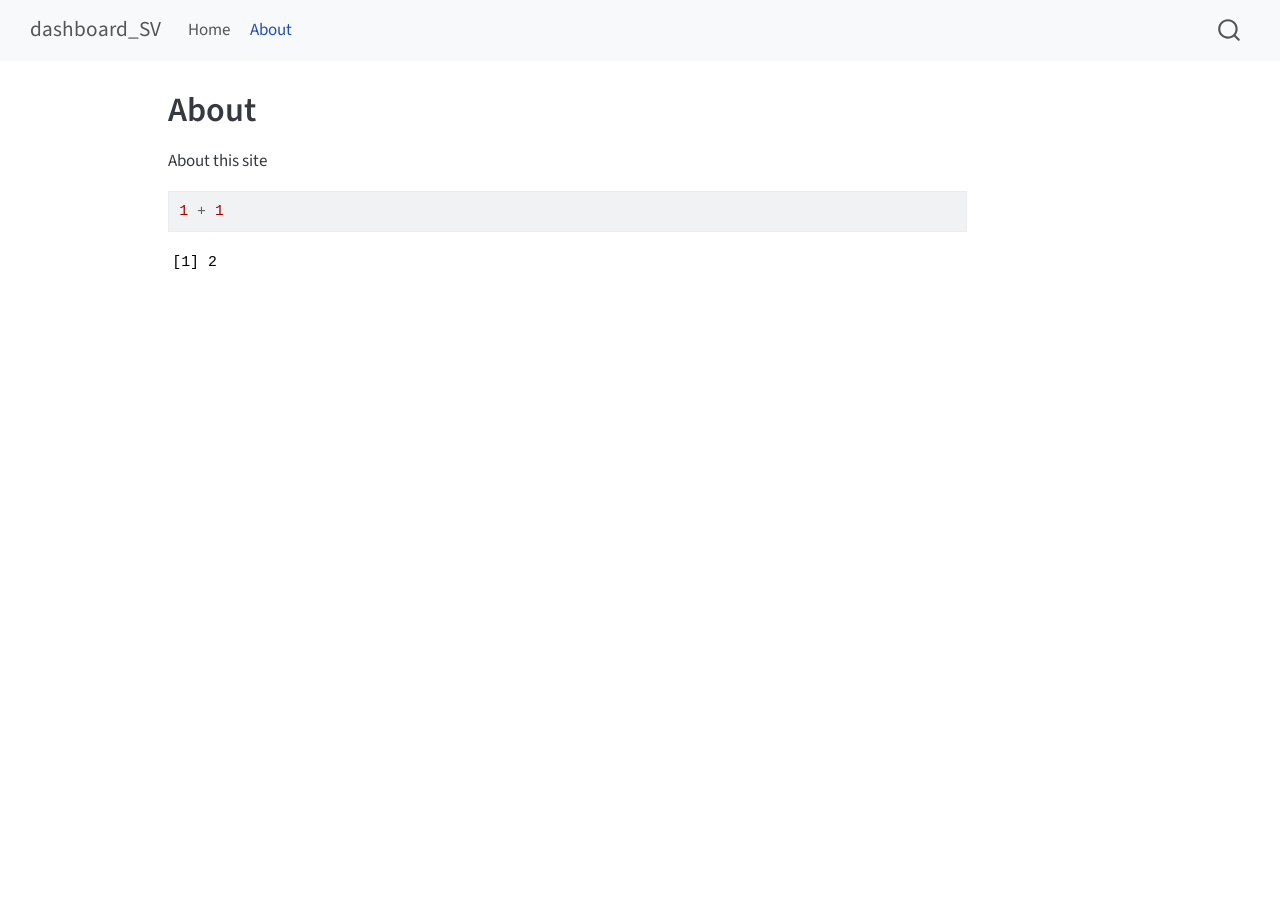
<file: _site/about.html>
<!DOCTYPE html>
<html xmlns="http://www.w3.org/1999/xhtml" lang="en" xml:lang="en"><head>

<meta charset="utf-8">
<meta name="generator" content="quarto-1.6.39">

<meta name="viewport" content="width=device-width, initial-scale=1.0, user-scalable=yes">


<title>About – dashboard_SV</title>
<style>
code{white-space: pre-wrap;}
span.smallcaps{font-variant: small-caps;}
div.columns{display: flex; gap: min(4vw, 1.5em);}
div.column{flex: auto; overflow-x: auto;}
div.hanging-indent{margin-left: 1.5em; text-indent: -1.5em;}
ul.task-list{list-style: none;}
ul.task-list li input[type="checkbox"] {
  width: 0.8em;
  margin: 0 0.8em 0.2em -1em; /* quarto-specific, see https://github.com/quarto-dev/quarto-cli/issues/4556 */ 
  vertical-align: middle;
}
/* CSS for syntax highlighting */
pre > code.sourceCode { white-space: pre; position: relative; }
pre > code.sourceCode > span { line-height: 1.25; }
pre > code.sourceCode > span:empty { height: 1.2em; }
.sourceCode { overflow: visible; }
code.sourceCode > span { color: inherit; text-decoration: inherit; }
div.sourceCode { margin: 1em 0; }
pre.sourceCode { margin: 0; }
@media screen {
div.sourceCode { overflow: auto; }
}
@media print {
pre > code.sourceCode { white-space: pre-wrap; }
pre > code.sourceCode > span { display: inline-block; text-indent: -5em; padding-left: 5em; }
}
pre.numberSource code
  { counter-reset: source-line 0; }
pre.numberSource code > span
  { position: relative; left: -4em; counter-increment: source-line; }
pre.numberSource code > span > a:first-child::before
  { content: counter(source-line);
    position: relative; left: -1em; text-align: right; vertical-align: baseline;
    border: none; display: inline-block;
    -webkit-touch-callout: none; -webkit-user-select: none;
    -khtml-user-select: none; -moz-user-select: none;
    -ms-user-select: none; user-select: none;
    padding: 0 4px; width: 4em;
  }
pre.numberSource { margin-left: 3em;  padding-left: 4px; }
div.sourceCode
  {   }
@media screen {
pre > code.sourceCode > span > a:first-child::before { text-decoration: underline; }
}
</style>


<script src="site_libs/quarto-nav/quarto-nav.js"></script>
<script src="site_libs/quarto-nav/headroom.min.js"></script>
<script src="site_libs/clipboard/clipboard.min.js"></script>
<script src="site_libs/quarto-search/autocomplete.umd.js"></script>
<script src="site_libs/quarto-search/fuse.min.js"></script>
<script src="site_libs/quarto-search/quarto-search.js"></script>
<meta name="quarto:offset" content="./">
<script src="site_libs/quarto-html/quarto.js"></script>
<script src="site_libs/quarto-html/popper.min.js"></script>
<script src="site_libs/quarto-html/tippy.umd.min.js"></script>
<script src="site_libs/quarto-html/anchor.min.js"></script>
<link href="site_libs/quarto-html/tippy.css" rel="stylesheet">
<link href="site_libs/quarto-html/quarto-syntax-highlighting-e26003cea8cd680ca0c55a263523d882.css" rel="stylesheet" id="quarto-text-highlighting-styles">
<script src="site_libs/bootstrap/bootstrap.min.js"></script>
<link href="site_libs/bootstrap/bootstrap-icons.css" rel="stylesheet">
<link href="site_libs/bootstrap/bootstrap-ddd961a2510921635943dfbbd19534c4.min.css" rel="stylesheet" append-hash="true" id="quarto-bootstrap" data-mode="light">
<script id="quarto-search-options" type="application/json">{
  "location": "navbar",
  "copy-button": false,
  "collapse-after": 3,
  "panel-placement": "end",
  "type": "overlay",
  "limit": 50,
  "keyboard-shortcut": [
    "f",
    "/",
    "s"
  ],
  "show-item-context": false,
  "language": {
    "search-no-results-text": "No results",
    "search-matching-documents-text": "matching documents",
    "search-copy-link-title": "Copy link to search",
    "search-hide-matches-text": "Hide additional matches",
    "search-more-match-text": "more match in this document",
    "search-more-matches-text": "more matches in this document",
    "search-clear-button-title": "Clear",
    "search-text-placeholder": "",
    "search-detached-cancel-button-title": "Cancel",
    "search-submit-button-title": "Submit",
    "search-label": "Search"
  }
}</script>


<link rel="stylesheet" href="styles.css">
</head>

<body class="nav-fixed">

<div id="quarto-search-results"></div>
  <header id="quarto-header" class="headroom fixed-top">
    <nav class="navbar navbar-expand-lg " data-bs-theme="dark">
      <div class="navbar-container container-fluid">
      <div class="navbar-brand-container mx-auto">
    <a class="navbar-brand" href="./index.html">
    <span class="navbar-title">dashboard_SV</span>
    </a>
  </div>
            <div id="quarto-search" class="" title="Search"></div>
          <button class="navbar-toggler" type="button" data-bs-toggle="collapse" data-bs-target="#navbarCollapse" aria-controls="navbarCollapse" role="menu" aria-expanded="false" aria-label="Toggle navigation" onclick="if (window.quartoToggleHeadroom) { window.quartoToggleHeadroom(); }">
  <span class="navbar-toggler-icon"></span>
</button>
          <div class="collapse navbar-collapse" id="navbarCollapse">
            <ul class="navbar-nav navbar-nav-scroll me-auto">
  <li class="nav-item">
    <a class="nav-link" href="./index.html"> 
<span class="menu-text">Home</span></a>
  </li>  
  <li class="nav-item">
    <a class="nav-link active" href="./about.html" aria-current="page"> 
<span class="menu-text">About</span></a>
  </li>  
</ul>
          </div> <!-- /navcollapse -->
            <div class="quarto-navbar-tools">
</div>
      </div> <!-- /container-fluid -->
    </nav>
</header>
<!-- content -->
<div id="quarto-content" class="quarto-container page-columns page-rows-contents page-layout-article page-navbar">
<!-- sidebar -->
<!-- margin-sidebar -->
    <div id="quarto-margin-sidebar" class="sidebar margin-sidebar zindex-bottom">
        
    </div>
<!-- main -->
<main class="content" id="quarto-document-content">

<header id="title-block-header" class="quarto-title-block default">
<div class="quarto-title">
<h1 class="title">About</h1>
</div>



<div class="quarto-title-meta">

    
  
    
  </div>
  


</header>


<p>About this site</p>
<div class="cell">
<div class="sourceCode cell-code" id="cb1"><pre class="sourceCode r code-with-copy"><code class="sourceCode r"><span id="cb1-1"><a href="#cb1-1" aria-hidden="true" tabindex="-1"></a><span class="dv">1</span> <span class="sc">+</span> <span class="dv">1</span></span></code><button title="Copy to Clipboard" class="code-copy-button"><i class="bi"></i></button></pre></div>
<div class="cell-output cell-output-stdout">
<pre><code>[1] 2</code></pre>
</div>
</div>



</main> <!-- /main -->
<script id="quarto-html-after-body" type="application/javascript">
window.document.addEventListener("DOMContentLoaded", function (event) {
  const toggleBodyColorMode = (bsSheetEl) => {
    const mode = bsSheetEl.getAttribute("data-mode");
    const bodyEl = window.document.querySelector("body");
    if (mode === "dark") {
      bodyEl.classList.add("quarto-dark");
      bodyEl.classList.remove("quarto-light");
    } else {
      bodyEl.classList.add("quarto-light");
      bodyEl.classList.remove("quarto-dark");
    }
  }
  const toggleBodyColorPrimary = () => {
    const bsSheetEl = window.document.querySelector("link#quarto-bootstrap");
    if (bsSheetEl) {
      toggleBodyColorMode(bsSheetEl);
    }
  }
  toggleBodyColorPrimary();  
  const icon = "";
  const anchorJS = new window.AnchorJS();
  anchorJS.options = {
    placement: 'right',
    icon: icon
  };
  anchorJS.add('.anchored');
  const isCodeAnnotation = (el) => {
    for (const clz of el.classList) {
      if (clz.startsWith('code-annotation-')) {                     
        return true;
      }
    }
    return false;
  }
  const onCopySuccess = function(e) {
    // button target
    const button = e.trigger;
    // don't keep focus
    button.blur();
    // flash "checked"
    button.classList.add('code-copy-button-checked');
    var currentTitle = button.getAttribute("title");
    button.setAttribute("title", "Copied!");
    let tooltip;
    if (window.bootstrap) {
      button.setAttribute("data-bs-toggle", "tooltip");
      button.setAttribute("data-bs-placement", "left");
      button.setAttribute("data-bs-title", "Copied!");
      tooltip = new bootstrap.Tooltip(button, 
        { trigger: "manual", 
          customClass: "code-copy-button-tooltip",
          offset: [0, -8]});
      tooltip.show();    
    }
    setTimeout(function() {
      if (tooltip) {
        tooltip.hide();
        button.removeAttribute("data-bs-title");
        button.removeAttribute("data-bs-toggle");
        button.removeAttribute("data-bs-placement");
      }
      button.setAttribute("title", currentTitle);
      button.classList.remove('code-copy-button-checked');
    }, 1000);
    // clear code selection
    e.clearSelection();
  }
  const getTextToCopy = function(trigger) {
      const codeEl = trigger.previousElementSibling.cloneNode(true);
      for (const childEl of codeEl.children) {
        if (isCodeAnnotation(childEl)) {
          childEl.remove();
        }
      }
      return codeEl.innerText;
  }
  const clipboard = new window.ClipboardJS('.code-copy-button:not([data-in-quarto-modal])', {
    text: getTextToCopy
  });
  clipboard.on('success', onCopySuccess);
  if (window.document.getElementById('quarto-embedded-source-code-modal')) {
    const clipboardModal = new window.ClipboardJS('.code-copy-button[data-in-quarto-modal]', {
      text: getTextToCopy,
      container: window.document.getElementById('quarto-embedded-source-code-modal')
    });
    clipboardModal.on('success', onCopySuccess);
  }
    var localhostRegex = new RegExp(/^(?:http|https):\/\/localhost\:?[0-9]*\//);
    var mailtoRegex = new RegExp(/^mailto:/);
      var filterRegex = new RegExp('/' + window.location.host + '/');
    var isInternal = (href) => {
        return filterRegex.test(href) || localhostRegex.test(href) || mailtoRegex.test(href);
    }
    // Inspect non-navigation links and adorn them if external
 	var links = window.document.querySelectorAll('a[href]:not(.nav-link):not(.navbar-brand):not(.toc-action):not(.sidebar-link):not(.sidebar-item-toggle):not(.pagination-link):not(.no-external):not([aria-hidden]):not(.dropdown-item):not(.quarto-navigation-tool):not(.about-link)');
    for (var i=0; i<links.length; i++) {
      const link = links[i];
      if (!isInternal(link.href)) {
        // undo the damage that might have been done by quarto-nav.js in the case of
        // links that we want to consider external
        if (link.dataset.originalHref !== undefined) {
          link.href = link.dataset.originalHref;
        }
      }
    }
  function tippyHover(el, contentFn, onTriggerFn, onUntriggerFn) {
    const config = {
      allowHTML: true,
      maxWidth: 500,
      delay: 100,
      arrow: false,
      appendTo: function(el) {
          return el.parentElement;
      },
      interactive: true,
      interactiveBorder: 10,
      theme: 'quarto',
      placement: 'bottom-start',
    };
    if (contentFn) {
      config.content = contentFn;
    }
    if (onTriggerFn) {
      config.onTrigger = onTriggerFn;
    }
    if (onUntriggerFn) {
      config.onUntrigger = onUntriggerFn;
    }
    window.tippy(el, config); 
  }
  const noterefs = window.document.querySelectorAll('a[role="doc-noteref"]');
  for (var i=0; i<noterefs.length; i++) {
    const ref = noterefs[i];
    tippyHover(ref, function() {
      // use id or data attribute instead here
      let href = ref.getAttribute('data-footnote-href') || ref.getAttribute('href');
      try { href = new URL(href).hash; } catch {}
      const id = href.replace(/^#\/?/, "");
      const note = window.document.getElementById(id);
      if (note) {
        return note.innerHTML;
      } else {
        return "";
      }
    });
  }
  const xrefs = window.document.querySelectorAll('a.quarto-xref');
  const processXRef = (id, note) => {
    // Strip column container classes
    const stripColumnClz = (el) => {
      el.classList.remove("page-full", "page-columns");
      if (el.children) {
        for (const child of el.children) {
          stripColumnClz(child);
        }
      }
    }
    stripColumnClz(note)
    if (id === null || id.startsWith('sec-')) {
      // Special case sections, only their first couple elements
      const container = document.createElement("div");
      if (note.children && note.children.length > 2) {
        container.appendChild(note.children[0].cloneNode(true));
        for (let i = 1; i < note.children.length; i++) {
          const child = note.children[i];
          if (child.tagName === "P" && child.innerText === "") {
            continue;
          } else {
            container.appendChild(child.cloneNode(true));
            break;
          }
        }
        if (window.Quarto?.typesetMath) {
          window.Quarto.typesetMath(container);
        }
        return container.innerHTML
      } else {
        if (window.Quarto?.typesetMath) {
          window.Quarto.typesetMath(note);
        }
        return note.innerHTML;
      }
    } else {
      // Remove any anchor links if they are present
      const anchorLink = note.querySelector('a.anchorjs-link');
      if (anchorLink) {
        anchorLink.remove();
      }
      if (window.Quarto?.typesetMath) {
        window.Quarto.typesetMath(note);
      }
      if (note.classList.contains("callout")) {
        return note.outerHTML;
      } else {
        return note.innerHTML;
      }
    }
  }
  for (var i=0; i<xrefs.length; i++) {
    const xref = xrefs[i];
    tippyHover(xref, undefined, function(instance) {
      instance.disable();
      let url = xref.getAttribute('href');
      let hash = undefined; 
      if (url.startsWith('#')) {
        hash = url;
      } else {
        try { hash = new URL(url).hash; } catch {}
      }
      if (hash) {
        const id = hash.replace(/^#\/?/, "");
        const note = window.document.getElementById(id);
        if (note !== null) {
          try {
            const html = processXRef(id, note.cloneNode(true));
            instance.setContent(html);
          } finally {
            instance.enable();
            instance.show();
          }
        } else {
          // See if we can fetch this
          fetch(url.split('#')[0])
          .then(res => res.text())
          .then(html => {
            const parser = new DOMParser();
            const htmlDoc = parser.parseFromString(html, "text/html");
            const note = htmlDoc.getElementById(id);
            if (note !== null) {
              const html = processXRef(id, note);
              instance.setContent(html);
            } 
          }).finally(() => {
            instance.enable();
            instance.show();
          });
        }
      } else {
        // See if we can fetch a full url (with no hash to target)
        // This is a special case and we should probably do some content thinning / targeting
        fetch(url)
        .then(res => res.text())
        .then(html => {
          const parser = new DOMParser();
          const htmlDoc = parser.parseFromString(html, "text/html");
          const note = htmlDoc.querySelector('main.content');
          if (note !== null) {
            // This should only happen for chapter cross references
            // (since there is no id in the URL)
            // remove the first header
            if (note.children.length > 0 && note.children[0].tagName === "HEADER") {
              note.children[0].remove();
            }
            const html = processXRef(null, note);
            instance.setContent(html);
          } 
        }).finally(() => {
          instance.enable();
          instance.show();
        });
      }
    }, function(instance) {
    });
  }
      let selectedAnnoteEl;
      const selectorForAnnotation = ( cell, annotation) => {
        let cellAttr = 'data-code-cell="' + cell + '"';
        let lineAttr = 'data-code-annotation="' +  annotation + '"';
        const selector = 'span[' + cellAttr + '][' + lineAttr + ']';
        return selector;
      }
      const selectCodeLines = (annoteEl) => {
        const doc = window.document;
        const targetCell = annoteEl.getAttribute("data-target-cell");
        const targetAnnotation = annoteEl.getAttribute("data-target-annotation");
        const annoteSpan = window.document.querySelector(selectorForAnnotation(targetCell, targetAnnotation));
        const lines = annoteSpan.getAttribute("data-code-lines").split(",");
        const lineIds = lines.map((line) => {
          return targetCell + "-" + line;
        })
        let top = null;
        let height = null;
        let parent = null;
        if (lineIds.length > 0) {
            //compute the position of the single el (top and bottom and make a div)
            const el = window.document.getElementById(lineIds[0]);
            top = el.offsetTop;
            height = el.offsetHeight;
            parent = el.parentElement.parentElement;
          if (lineIds.length > 1) {
            const lastEl = window.document.getElementById(lineIds[lineIds.length - 1]);
            const bottom = lastEl.offsetTop + lastEl.offsetHeight;
            height = bottom - top;
          }
          if (top !== null && height !== null && parent !== null) {
            // cook up a div (if necessary) and position it 
            let div = window.document.getElementById("code-annotation-line-highlight");
            if (div === null) {
              div = window.document.createElement("div");
              div.setAttribute("id", "code-annotation-line-highlight");
              div.style.position = 'absolute';
              parent.appendChild(div);
            }
            div.style.top = top - 2 + "px";
            div.style.height = height + 4 + "px";
            div.style.left = 0;
            let gutterDiv = window.document.getElementById("code-annotation-line-highlight-gutter");
            if (gutterDiv === null) {
              gutterDiv = window.document.createElement("div");
              gutterDiv.setAttribute("id", "code-annotation-line-highlight-gutter");
              gutterDiv.style.position = 'absolute';
              const codeCell = window.document.getElementById(targetCell);
              const gutter = codeCell.querySelector('.code-annotation-gutter');
              gutter.appendChild(gutterDiv);
            }
            gutterDiv.style.top = top - 2 + "px";
            gutterDiv.style.height = height + 4 + "px";
          }
          selectedAnnoteEl = annoteEl;
        }
      };
      const unselectCodeLines = () => {
        const elementsIds = ["code-annotation-line-highlight", "code-annotation-line-highlight-gutter"];
        elementsIds.forEach((elId) => {
          const div = window.document.getElementById(elId);
          if (div) {
            div.remove();
          }
        });
        selectedAnnoteEl = undefined;
      };
        // Handle positioning of the toggle
    window.addEventListener(
      "resize",
      throttle(() => {
        elRect = undefined;
        if (selectedAnnoteEl) {
          selectCodeLines(selectedAnnoteEl);
        }
      }, 10)
    );
    function throttle(fn, ms) {
    let throttle = false;
    let timer;
      return (...args) => {
        if(!throttle) { // first call gets through
            fn.apply(this, args);
            throttle = true;
        } else { // all the others get throttled
            if(timer) clearTimeout(timer); // cancel #2
            timer = setTimeout(() => {
              fn.apply(this, args);
              timer = throttle = false;
            }, ms);
        }
      };
    }
      // Attach click handler to the DT
      const annoteDls = window.document.querySelectorAll('dt[data-target-cell]');
      for (const annoteDlNode of annoteDls) {
        annoteDlNode.addEventListener('click', (event) => {
          const clickedEl = event.target;
          if (clickedEl !== selectedAnnoteEl) {
            unselectCodeLines();
            const activeEl = window.document.querySelector('dt[data-target-cell].code-annotation-active');
            if (activeEl) {
              activeEl.classList.remove('code-annotation-active');
            }
            selectCodeLines(clickedEl);
            clickedEl.classList.add('code-annotation-active');
          } else {
            // Unselect the line
            unselectCodeLines();
            clickedEl.classList.remove('code-annotation-active');
          }
        });
      }
  const findCites = (el) => {
    const parentEl = el.parentElement;
    if (parentEl) {
      const cites = parentEl.dataset.cites;
      if (cites) {
        return {
          el,
          cites: cites.split(' ')
        };
      } else {
        return findCites(el.parentElement)
      }
    } else {
      return undefined;
    }
  };
  var bibliorefs = window.document.querySelectorAll('a[role="doc-biblioref"]');
  for (var i=0; i<bibliorefs.length; i++) {
    const ref = bibliorefs[i];
    const citeInfo = findCites(ref);
    if (citeInfo) {
      tippyHover(citeInfo.el, function() {
        var popup = window.document.createElement('div');
        citeInfo.cites.forEach(function(cite) {
          var citeDiv = window.document.createElement('div');
          citeDiv.classList.add('hanging-indent');
          citeDiv.classList.add('csl-entry');
          var biblioDiv = window.document.getElementById('ref-' + cite);
          if (biblioDiv) {
            citeDiv.innerHTML = biblioDiv.innerHTML;
          }
          popup.appendChild(citeDiv);
        });
        return popup.innerHTML;
      });
    }
  }
});
</script>
</div> <!-- /content -->




</body></html>
</file>
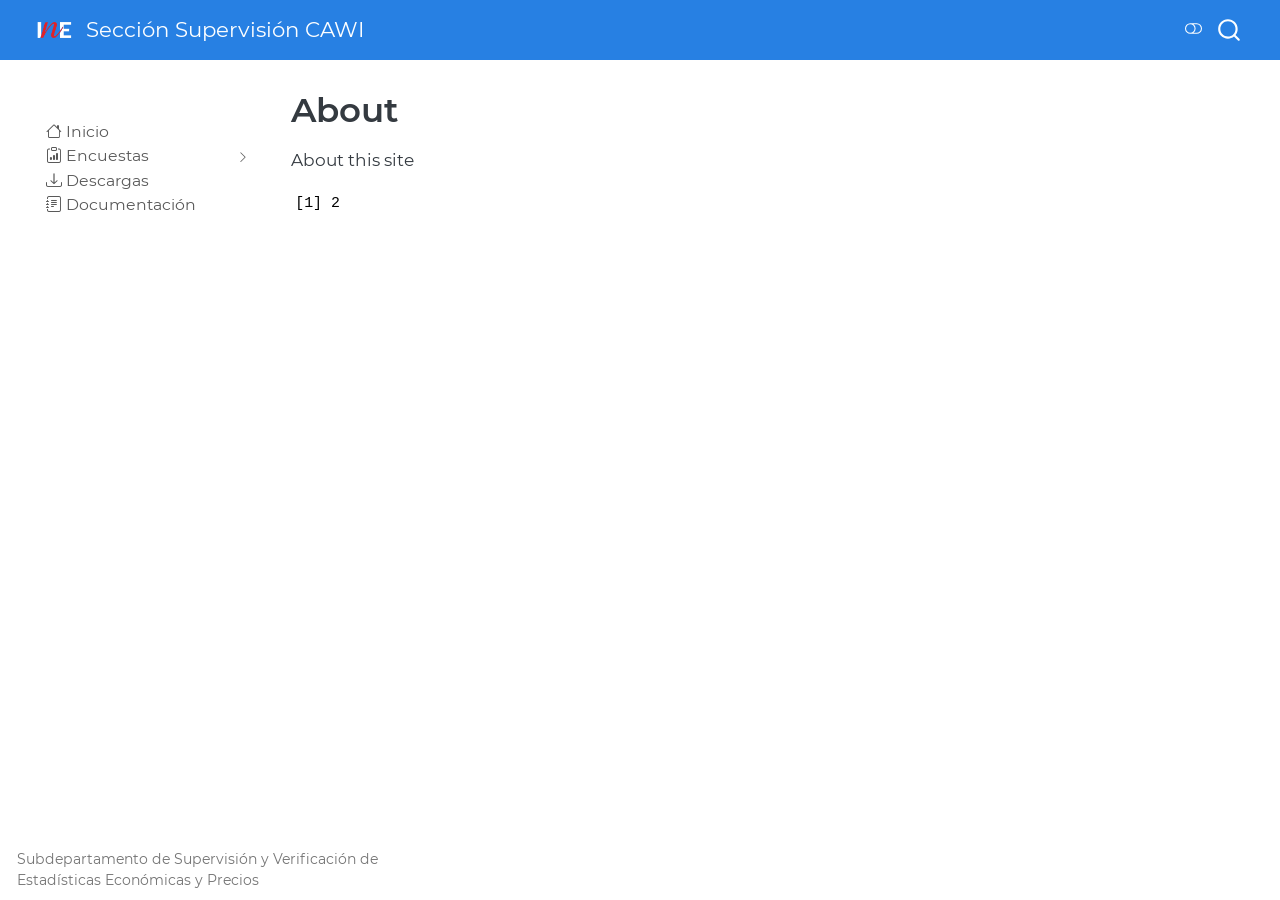
<file: docs/about.html>
<!DOCTYPE html>
<html xmlns="http://www.w3.org/1999/xhtml" lang="es" xml:lang="es"><head>

<meta charset="utf-8">
<meta name="generator" content="quarto-1.6.39">

<meta name="viewport" content="width=device-width, initial-scale=1.0, user-scalable=yes">


<title>About – Sección Supervisión CAWI</title>
<style>
code{white-space: pre-wrap;}
span.smallcaps{font-variant: small-caps;}
div.columns{display: flex; gap: min(4vw, 1.5em);}
div.column{flex: auto; overflow-x: auto;}
div.hanging-indent{margin-left: 1.5em; text-indent: -1.5em;}
ul.task-list{list-style: none;}
ul.task-list li input[type="checkbox"] {
  width: 0.8em;
  margin: 0 0.8em 0.2em -1em; /* quarto-specific, see https://github.com/quarto-dev/quarto-cli/issues/4556 */ 
  vertical-align: middle;
}
</style>


<script src="site_libs/quarto-nav/quarto-nav.js"></script>
<script src="site_libs/clipboard/clipboard.min.js"></script>
<script src="site_libs/quarto-search/autocomplete.umd.js"></script>
<script src="site_libs/quarto-search/fuse.min.js"></script>
<script src="site_libs/quarto-search/quarto-search.js"></script>
<meta name="quarto:offset" content="./">
<link href="./assets/images/logo_ine.png" rel="icon" type="image/png">
<script src="site_libs/quarto-html/quarto.js"></script>
<script src="site_libs/quarto-html/popper.min.js"></script>
<script src="site_libs/quarto-html/tippy.umd.min.js"></script>
<script src="site_libs/quarto-html/anchor.min.js"></script>
<link href="site_libs/quarto-html/tippy.css" rel="stylesheet">
<link href="site_libs/quarto-html/quarto-syntax-highlighting-e26003cea8cd680ca0c55a263523d882.css" rel="stylesheet" class="quarto-color-scheme" id="quarto-text-highlighting-styles">
<link href="site_libs/quarto-html/quarto-syntax-highlighting-dark-d166b450ba5a8e9f7a0ab969bf6592c1.css" rel="prefetch" class="quarto-color-scheme quarto-color-alternate" id="quarto-text-highlighting-styles">
<script src="site_libs/bootstrap/bootstrap.min.js"></script>
<link href="site_libs/bootstrap/bootstrap-icons.css" rel="stylesheet">
<link href="site_libs/bootstrap/bootstrap-e907b9c21eb13761600435f52035fc7f.min.css" rel="stylesheet" append-hash="true" class="quarto-color-scheme" id="quarto-bootstrap" data-mode="light">
<link href="site_libs/bootstrap/bootstrap-dark-39b8b5c43dd62313de44d665691aa5c6.min.css" rel="prefetch" append-hash="true" class="quarto-color-scheme quarto-color-alternate" id="quarto-bootstrap" data-mode="dark">
<script id="quarto-search-options" type="application/json">{
  "location": "navbar",
  "copy-button": false,
  "collapse-after": 3,
  "panel-placement": "end",
  "type": "overlay",
  "limit": 50,
  "keyboard-shortcut": [
    "f",
    "/",
    "s"
  ],
  "show-item-context": false,
  "language": {
    "search-no-results-text": "Sin resultados",
    "search-matching-documents-text": "documentos encontrados",
    "search-copy-link-title": "Copiar el enlace en la búsqueda",
    "search-hide-matches-text": "Ocultar resultados adicionales",
    "search-more-match-text": "resultado adicional en este documento",
    "search-more-matches-text": "resultados adicionales en este documento",
    "search-clear-button-title": "Borrar",
    "search-text-placeholder": "",
    "search-detached-cancel-button-title": "Cancelar",
    "search-submit-button-title": "Enviar",
    "search-label": "Buscar"
  }
}</script>
<style>html{ scroll-behavior: smooth; }</style>


<link rel="stylesheet" href="styles.css">
<link rel="stylesheet" href="https://cdn.jsdelivr.net/npm/bootstrap-icons@1.11.3/font/bootstrap-icons.css">
</head>

<body class="nav-sidebar floating nav-fixed fullcontent">

<div id="quarto-search-results"></div>
  <header id="quarto-header" class="headroom fixed-top">
    <nav class="navbar navbar-expand-lg " data-bs-theme="dark">
      <div class="navbar-container container-fluid">
      <div class="navbar-brand-container mx-auto">
    <a href="./index.html" class="navbar-brand navbar-brand-logo">
    <img src="./assets/images/LOGO INE.png" alt="" class="navbar-logo">
    </a>
    <a class="navbar-brand" href="./index.html">
    <span class="navbar-title">Sección Supervisión CAWI</span>
    </a>
  </div>
        <div class="quarto-navbar-tools tools-end">
  <a href="" class="quarto-color-scheme-toggle quarto-navigation-tool  px-1" onclick="window.quartoToggleColorScheme(); return false;" title="Alternar modo oscuro"><i class="bi"></i></a>
</div>
          <div id="quarto-search" class="" title="Buscar"></div>
      </div> <!-- /container-fluid -->
    </nav>
  <nav class="quarto-secondary-nav">
    <div class="container-fluid d-flex">
      <button type="button" class="quarto-btn-toggle btn" data-bs-toggle="collapse" role="button" data-bs-target=".quarto-sidebar-collapse-item" aria-controls="quarto-sidebar" aria-expanded="false" aria-label="Alternar barra lateral" onclick="if (window.quartoToggleHeadroom) { window.quartoToggleHeadroom(); }">
        <i class="bi bi-layout-text-sidebar-reverse"></i>
      </button>
        <nav class="quarto-page-breadcrumbs" aria-label="breadcrumb"><ol class="breadcrumb"><li class="breadcrumb-item">About</li></ol></nav>
        <a class="flex-grow-1" role="navigation" data-bs-toggle="collapse" data-bs-target=".quarto-sidebar-collapse-item" aria-controls="quarto-sidebar" aria-expanded="false" aria-label="Alternar barra lateral" onclick="if (window.quartoToggleHeadroom) { window.quartoToggleHeadroom(); }">      
        </a>
      <button type="button" class="btn quarto-search-button" aria-label="Buscar" onclick="window.quartoOpenSearch();">
        <i class="bi bi-search"></i>
      </button>
    </div>
  </nav>
</header>
<!-- content -->
<div id="quarto-content" class="quarto-container page-columns page-rows-contents page-layout-article page-navbar">
<!-- sidebar -->
  <nav id="quarto-sidebar" class="sidebar collapse collapse-horizontal quarto-sidebar-collapse-item sidebar-navigation floating overflow-auto">
        <div class="mt-2 flex-shrink-0 align-items-center">
        <div class="sidebar-search">
        <div id="quarto-search" class="" title="Buscar"></div>
        </div>
        </div>
    <div class="sidebar-menu-container"> 
    <ul class="list-unstyled mt-1">
        <li class="sidebar-item">
  <div class="sidebar-item-container"> 
  <a href="./index.html" class="sidebar-item-text sidebar-link"><i class="bi bi-house" role="img">
</i> 
 <span class="menu-text">Inicio</span></a>
  </div>
</li>
        <li class="sidebar-item sidebar-item-section">
      <div class="sidebar-item-container"> 
            <a class="sidebar-item-text sidebar-link text-start collapsed" data-bs-toggle="collapse" data-bs-target="#quarto-sidebar-section-1" role="navigation" aria-expanded="false"><i class="bi bi-clipboard-data" role="img">
</i> 
 <span class="menu-text">Encuestas</span></a>
          <a class="sidebar-item-toggle text-start collapsed" data-bs-toggle="collapse" data-bs-target="#quarto-sidebar-section-1" role="navigation" aria-expanded="false" aria-label="Alternar sección">
            <i class="bi bi-chevron-right ms-2"></i>
          </a> 
      </div>
      <ul id="quarto-sidebar-section-1" class="collapse list-unstyled sidebar-section depth1 ">  
          <li class="sidebar-item">
  <div class="sidebar-item-container"> 
  <a href="./ENI.html" class="sidebar-item-text sidebar-link"><i class="bi bi-bi bi-lightbulb" role="img">
</i> 
 <span class="menu-text">Encuesta Nacional de Innovación</span></a>
  </div>
</li>
          <li class="sidebar-item">
  <div class="sidebar-item-container"> 
  <a href="./ENIA.html" class="sidebar-item-text sidebar-link"><i class="bi bi-bi bi-boxes" role="img">
</i> 
 <span class="menu-text">Encuesta Nacional Industrial Anual</span></a>
  </div>
</li>
          <li class="sidebar-item">
  <div class="sidebar-item-container"> 
  <a href="./ELE.html" class="sidebar-item-text sidebar-link"><i class="bi bi-bi bi-building" role="img">
</i> 
 <span class="menu-text">Encuesta Longitudinal de Empresas</span></a>
  </div>
</li>
          <li class="sidebar-item">
  <div class="sidebar-item-container"> 
  <a href="./EOC.html" class="sidebar-item-text sidebar-link"><i class="bi bi-bi bi-palette" role="img">
</i> 
 <span class="menu-text">Encuesta de Oferta Cultural</span></a>
  </div>
</li>
      </ul>
  </li>
        <li class="sidebar-item">
  <div class="sidebar-item-container"> 
  <a href="./descargas.html" class="sidebar-item-text sidebar-link"><i class="bi bi-download" role="img">
</i> 
 <span class="menu-text">Descargas</span></a>
  </div>
</li>
        <li class="sidebar-item">
  <div class="sidebar-item-container"> 
  <a href="./metodologia.html" class="sidebar-item-text sidebar-link"><i class="bi bi-bi bi-journal-text" role="img">
</i> 
 <span class="menu-text">Documentación</span></a>
  </div>
</li>
    </ul>
    </div>
</nav>
<div id="quarto-sidebar-glass" class="quarto-sidebar-collapse-item" data-bs-toggle="collapse" data-bs-target=".quarto-sidebar-collapse-item"></div>
<!-- margin-sidebar -->
    
<!-- main -->
<main class="content" id="quarto-document-content">

<header id="title-block-header" class="quarto-title-block default">
<div class="quarto-title">
<h1 class="title">About</h1>
</div>



<div class="quarto-title-meta">

    
  
    
  </div>
  


</header>


<p>About this site</p>
<div class="cell">
<div class="cell-output cell-output-stdout">
<pre><code>[1] 2</code></pre>
</div>
</div>



</main> <!-- /main -->
<script id="quarto-html-after-body" type="application/javascript">
window.document.addEventListener("DOMContentLoaded", function (event) {
  const toggleBodyColorMode = (bsSheetEl) => {
    const mode = bsSheetEl.getAttribute("data-mode");
    const bodyEl = window.document.querySelector("body");
    if (mode === "dark") {
      bodyEl.classList.add("quarto-dark");
      bodyEl.classList.remove("quarto-light");
    } else {
      bodyEl.classList.add("quarto-light");
      bodyEl.classList.remove("quarto-dark");
    }
  }
  const toggleBodyColorPrimary = () => {
    const bsSheetEl = window.document.querySelector("link#quarto-bootstrap");
    if (bsSheetEl) {
      toggleBodyColorMode(bsSheetEl);
    }
  }
  toggleBodyColorPrimary();  
  const disableStylesheet = (stylesheets) => {
    for (let i=0; i < stylesheets.length; i++) {
      const stylesheet = stylesheets[i];
      stylesheet.rel = 'prefetch';
    }
  }
  const enableStylesheet = (stylesheets) => {
    for (let i=0; i < stylesheets.length; i++) {
      const stylesheet = stylesheets[i];
      stylesheet.rel = 'stylesheet';
    }
  }
  const manageTransitions = (selector, allowTransitions) => {
    const els = window.document.querySelectorAll(selector);
    for (let i=0; i < els.length; i++) {
      const el = els[i];
      if (allowTransitions) {
        el.classList.remove('notransition');
      } else {
        el.classList.add('notransition');
      }
    }
  }
  const toggleGiscusIfUsed = (isAlternate, darkModeDefault) => {
    const baseTheme = document.querySelector('#giscus-base-theme')?.value ?? 'light';
    const alternateTheme = document.querySelector('#giscus-alt-theme')?.value ?? 'dark';
    let newTheme = '';
    if(darkModeDefault) {
      newTheme = isAlternate ? baseTheme : alternateTheme;
    } else {
      newTheme = isAlternate ? alternateTheme : baseTheme;
    }
    const changeGiscusTheme = () => {
      // From: https://github.com/giscus/giscus/issues/336
      const sendMessage = (message) => {
        const iframe = document.querySelector('iframe.giscus-frame');
        if (!iframe) return;
        iframe.contentWindow.postMessage({ giscus: message }, 'https://giscus.app');
      }
      sendMessage({
        setConfig: {
          theme: newTheme
        }
      });
    }
    const isGiscussLoaded = window.document.querySelector('iframe.giscus-frame') !== null;
    if (isGiscussLoaded) {
      changeGiscusTheme();
    }
  }
  const toggleColorMode = (alternate) => {
    // Switch the stylesheets
    const alternateStylesheets = window.document.querySelectorAll('link.quarto-color-scheme.quarto-color-alternate');
    manageTransitions('#quarto-margin-sidebar .nav-link', false);
    if (alternate) {
      enableStylesheet(alternateStylesheets);
      for (const sheetNode of alternateStylesheets) {
        if (sheetNode.id === "quarto-bootstrap") {
          toggleBodyColorMode(sheetNode);
        }
      }
    } else {
      disableStylesheet(alternateStylesheets);
      toggleBodyColorPrimary();
    }
    manageTransitions('#quarto-margin-sidebar .nav-link', true);
    // Switch the toggles
    const toggles = window.document.querySelectorAll('.quarto-color-scheme-toggle');
    for (let i=0; i < toggles.length; i++) {
      const toggle = toggles[i];
      if (toggle) {
        if (alternate) {
          toggle.classList.add("alternate");     
        } else {
          toggle.classList.remove("alternate");
        }
      }
    }
    // Hack to workaround the fact that safari doesn't
    // properly recolor the scrollbar when toggling (#1455)
    if (navigator.userAgent.indexOf('Safari') > 0 && navigator.userAgent.indexOf('Chrome') == -1) {
      manageTransitions("body", false);
      window.scrollTo(0, 1);
      setTimeout(() => {
        window.scrollTo(0, 0);
        manageTransitions("body", true);
      }, 40);  
    }
  }
  const isFileUrl = () => { 
    return window.location.protocol === 'file:';
  }
  const hasAlternateSentinel = () => {  
    let styleSentinel = getColorSchemeSentinel();
    if (styleSentinel !== null) {
      return styleSentinel === "alternate";
    } else {
      return false;
    }
  }
  const setStyleSentinel = (alternate) => {
    const value = alternate ? "alternate" : "default";
    if (!isFileUrl()) {
      window.localStorage.setItem("quarto-color-scheme", value);
    } else {
      localAlternateSentinel = value;
    }
  }
  const getColorSchemeSentinel = () => {
    if (!isFileUrl()) {
      const storageValue = window.localStorage.getItem("quarto-color-scheme");
      return storageValue != null ? storageValue : localAlternateSentinel;
    } else {
      return localAlternateSentinel;
    }
  }
  const darkModeDefault = false;
  let localAlternateSentinel = darkModeDefault ? 'alternate' : 'default';
  // Dark / light mode switch
  window.quartoToggleColorScheme = () => {
    // Read the current dark / light value 
    let toAlternate = !hasAlternateSentinel();
    toggleColorMode(toAlternate);
    setStyleSentinel(toAlternate);
    toggleGiscusIfUsed(toAlternate, darkModeDefault);
  };
  // Ensure there is a toggle, if there isn't float one in the top right
  if (window.document.querySelector('.quarto-color-scheme-toggle') === null) {
    const a = window.document.createElement('a');
    a.classList.add('top-right');
    a.classList.add('quarto-color-scheme-toggle');
    a.href = "";
    a.onclick = function() { try { window.quartoToggleColorScheme(); } catch {} return false; };
    const i = window.document.createElement("i");
    i.classList.add('bi');
    a.appendChild(i);
    window.document.body.appendChild(a);
  }
  // Switch to dark mode if need be
  if (hasAlternateSentinel()) {
    toggleColorMode(true);
  } else {
    toggleColorMode(false);
  }
  const icon = "";
  const anchorJS = new window.AnchorJS();
  anchorJS.options = {
    placement: 'right',
    icon: icon
  };
  anchorJS.add('.anchored');
    var localhostRegex = new RegExp(/^(?:http|https):\/\/localhost\:?[0-9]*\//);
    var mailtoRegex = new RegExp(/^mailto:/);
      var filterRegex = new RegExp("https:\/\/ftorov\.github\.io\/dashboard_SV");
    var isInternal = (href) => {
        return filterRegex.test(href) || localhostRegex.test(href) || mailtoRegex.test(href);
    }
    // Inspect non-navigation links and adorn them if external
 	var links = window.document.querySelectorAll('a[href]:not(.nav-link):not(.navbar-brand):not(.toc-action):not(.sidebar-link):not(.sidebar-item-toggle):not(.pagination-link):not(.no-external):not([aria-hidden]):not(.dropdown-item):not(.quarto-navigation-tool):not(.about-link)');
    for (var i=0; i<links.length; i++) {
      const link = links[i];
      if (!isInternal(link.href)) {
        // undo the damage that might have been done by quarto-nav.js in the case of
        // links that we want to consider external
        if (link.dataset.originalHref !== undefined) {
          link.href = link.dataset.originalHref;
        }
          // target, if specified
          link.setAttribute("target", "_blank");
          if (link.getAttribute("rel") === null) {
            link.setAttribute("rel", "noopener");
          }
          // default icon
          link.classList.add("external");
      }
    }
  function tippyHover(el, contentFn, onTriggerFn, onUntriggerFn) {
    const config = {
      allowHTML: true,
      maxWidth: 500,
      delay: 100,
      arrow: false,
      appendTo: function(el) {
          return el.parentElement;
      },
      interactive: true,
      interactiveBorder: 10,
      theme: 'quarto',
      placement: 'bottom-start',
    };
    if (contentFn) {
      config.content = contentFn;
    }
    if (onTriggerFn) {
      config.onTrigger = onTriggerFn;
    }
    if (onUntriggerFn) {
      config.onUntrigger = onUntriggerFn;
    }
    window.tippy(el, config); 
  }
  const noterefs = window.document.querySelectorAll('a[role="doc-noteref"]');
  for (var i=0; i<noterefs.length; i++) {
    const ref = noterefs[i];
    tippyHover(ref, function() {
      // use id or data attribute instead here
      let href = ref.getAttribute('data-footnote-href') || ref.getAttribute('href');
      try { href = new URL(href).hash; } catch {}
      const id = href.replace(/^#\/?/, "");
      const note = window.document.getElementById(id);
      if (note) {
        return note.innerHTML;
      } else {
        return "";
      }
    });
  }
  const xrefs = window.document.querySelectorAll('a.quarto-xref');
  const processXRef = (id, note) => {
    // Strip column container classes
    const stripColumnClz = (el) => {
      el.classList.remove("page-full", "page-columns");
      if (el.children) {
        for (const child of el.children) {
          stripColumnClz(child);
        }
      }
    }
    stripColumnClz(note)
    if (id === null || id.startsWith('sec-')) {
      // Special case sections, only their first couple elements
      const container = document.createElement("div");
      if (note.children && note.children.length > 2) {
        container.appendChild(note.children[0].cloneNode(true));
        for (let i = 1; i < note.children.length; i++) {
          const child = note.children[i];
          if (child.tagName === "P" && child.innerText === "") {
            continue;
          } else {
            container.appendChild(child.cloneNode(true));
            break;
          }
        }
        if (window.Quarto?.typesetMath) {
          window.Quarto.typesetMath(container);
        }
        return container.innerHTML
      } else {
        if (window.Quarto?.typesetMath) {
          window.Quarto.typesetMath(note);
        }
        return note.innerHTML;
      }
    } else {
      // Remove any anchor links if they are present
      const anchorLink = note.querySelector('a.anchorjs-link');
      if (anchorLink) {
        anchorLink.remove();
      }
      if (window.Quarto?.typesetMath) {
        window.Quarto.typesetMath(note);
      }
      if (note.classList.contains("callout")) {
        return note.outerHTML;
      } else {
        return note.innerHTML;
      }
    }
  }
  for (var i=0; i<xrefs.length; i++) {
    const xref = xrefs[i];
    tippyHover(xref, undefined, function(instance) {
      instance.disable();
      let url = xref.getAttribute('href');
      let hash = undefined; 
      if (url.startsWith('#')) {
        hash = url;
      } else {
        try { hash = new URL(url).hash; } catch {}
      }
      if (hash) {
        const id = hash.replace(/^#\/?/, "");
        const note = window.document.getElementById(id);
        if (note !== null) {
          try {
            const html = processXRef(id, note.cloneNode(true));
            instance.setContent(html);
          } finally {
            instance.enable();
            instance.show();
          }
        } else {
          // See if we can fetch this
          fetch(url.split('#')[0])
          .then(res => res.text())
          .then(html => {
            const parser = new DOMParser();
            const htmlDoc = parser.parseFromString(html, "text/html");
            const note = htmlDoc.getElementById(id);
            if (note !== null) {
              const html = processXRef(id, note);
              instance.setContent(html);
            } 
          }).finally(() => {
            instance.enable();
            instance.show();
          });
        }
      } else {
        // See if we can fetch a full url (with no hash to target)
        // This is a special case and we should probably do some content thinning / targeting
        fetch(url)
        .then(res => res.text())
        .then(html => {
          const parser = new DOMParser();
          const htmlDoc = parser.parseFromString(html, "text/html");
          const note = htmlDoc.querySelector('main.content');
          if (note !== null) {
            // This should only happen for chapter cross references
            // (since there is no id in the URL)
            // remove the first header
            if (note.children.length > 0 && note.children[0].tagName === "HEADER") {
              note.children[0].remove();
            }
            const html = processXRef(null, note);
            instance.setContent(html);
          } 
        }).finally(() => {
          instance.enable();
          instance.show();
        });
      }
    }, function(instance) {
    });
  }
      let selectedAnnoteEl;
      const selectorForAnnotation = ( cell, annotation) => {
        let cellAttr = 'data-code-cell="' + cell + '"';
        let lineAttr = 'data-code-annotation="' +  annotation + '"';
        const selector = 'span[' + cellAttr + '][' + lineAttr + ']';
        return selector;
      }
      const selectCodeLines = (annoteEl) => {
        const doc = window.document;
        const targetCell = annoteEl.getAttribute("data-target-cell");
        const targetAnnotation = annoteEl.getAttribute("data-target-annotation");
        const annoteSpan = window.document.querySelector(selectorForAnnotation(targetCell, targetAnnotation));
        const lines = annoteSpan.getAttribute("data-code-lines").split(",");
        const lineIds = lines.map((line) => {
          return targetCell + "-" + line;
        })
        let top = null;
        let height = null;
        let parent = null;
        if (lineIds.length > 0) {
            //compute the position of the single el (top and bottom and make a div)
            const el = window.document.getElementById(lineIds[0]);
            top = el.offsetTop;
            height = el.offsetHeight;
            parent = el.parentElement.parentElement;
          if (lineIds.length > 1) {
            const lastEl = window.document.getElementById(lineIds[lineIds.length - 1]);
            const bottom = lastEl.offsetTop + lastEl.offsetHeight;
            height = bottom - top;
          }
          if (top !== null && height !== null && parent !== null) {
            // cook up a div (if necessary) and position it 
            let div = window.document.getElementById("code-annotation-line-highlight");
            if (div === null) {
              div = window.document.createElement("div");
              div.setAttribute("id", "code-annotation-line-highlight");
              div.style.position = 'absolute';
              parent.appendChild(div);
            }
            div.style.top = top - 2 + "px";
            div.style.height = height + 4 + "px";
            div.style.left = 0;
            let gutterDiv = window.document.getElementById("code-annotation-line-highlight-gutter");
            if (gutterDiv === null) {
              gutterDiv = window.document.createElement("div");
              gutterDiv.setAttribute("id", "code-annotation-line-highlight-gutter");
              gutterDiv.style.position = 'absolute';
              const codeCell = window.document.getElementById(targetCell);
              const gutter = codeCell.querySelector('.code-annotation-gutter');
              gutter.appendChild(gutterDiv);
            }
            gutterDiv.style.top = top - 2 + "px";
            gutterDiv.style.height = height + 4 + "px";
          }
          selectedAnnoteEl = annoteEl;
        }
      };
      const unselectCodeLines = () => {
        const elementsIds = ["code-annotation-line-highlight", "code-annotation-line-highlight-gutter"];
        elementsIds.forEach((elId) => {
          const div = window.document.getElementById(elId);
          if (div) {
            div.remove();
          }
        });
        selectedAnnoteEl = undefined;
      };
        // Handle positioning of the toggle
    window.addEventListener(
      "resize",
      throttle(() => {
        elRect = undefined;
        if (selectedAnnoteEl) {
          selectCodeLines(selectedAnnoteEl);
        }
      }, 10)
    );
    function throttle(fn, ms) {
    let throttle = false;
    let timer;
      return (...args) => {
        if(!throttle) { // first call gets through
            fn.apply(this, args);
            throttle = true;
        } else { // all the others get throttled
            if(timer) clearTimeout(timer); // cancel #2
            timer = setTimeout(() => {
              fn.apply(this, args);
              timer = throttle = false;
            }, ms);
        }
      };
    }
      // Attach click handler to the DT
      const annoteDls = window.document.querySelectorAll('dt[data-target-cell]');
      for (const annoteDlNode of annoteDls) {
        annoteDlNode.addEventListener('click', (event) => {
          const clickedEl = event.target;
          if (clickedEl !== selectedAnnoteEl) {
            unselectCodeLines();
            const activeEl = window.document.querySelector('dt[data-target-cell].code-annotation-active');
            if (activeEl) {
              activeEl.classList.remove('code-annotation-active');
            }
            selectCodeLines(clickedEl);
            clickedEl.classList.add('code-annotation-active');
          } else {
            // Unselect the line
            unselectCodeLines();
            clickedEl.classList.remove('code-annotation-active');
          }
        });
      }
  const findCites = (el) => {
    const parentEl = el.parentElement;
    if (parentEl) {
      const cites = parentEl.dataset.cites;
      if (cites) {
        return {
          el,
          cites: cites.split(' ')
        };
      } else {
        return findCites(el.parentElement)
      }
    } else {
      return undefined;
    }
  };
  var bibliorefs = window.document.querySelectorAll('a[role="doc-biblioref"]');
  for (var i=0; i<bibliorefs.length; i++) {
    const ref = bibliorefs[i];
    const citeInfo = findCites(ref);
    if (citeInfo) {
      tippyHover(citeInfo.el, function() {
        var popup = window.document.createElement('div');
        citeInfo.cites.forEach(function(cite) {
          var citeDiv = window.document.createElement('div');
          citeDiv.classList.add('hanging-indent');
          citeDiv.classList.add('csl-entry');
          var biblioDiv = window.document.getElementById('ref-' + cite);
          if (biblioDiv) {
            citeDiv.innerHTML = biblioDiv.innerHTML;
          }
          popup.appendChild(citeDiv);
        });
        return popup.innerHTML;
      });
    }
  }
});
</script>
</div> <!-- /content -->
<footer class="footer">
  <div class="nav-footer">
    <div class="nav-footer-left">
<p>Subdepartamento de Supervisión y Verificación de Estadísticas Económicas y Precios</p>
</div>   
    <div class="nav-footer-center">
      &nbsp;
    </div>
    <div class="nav-footer-right">
      &nbsp;
    </div>
  </div>
</footer>




<script src="site_libs/quarto-html/zenscroll-min.js"></script>
</body></html>
</file>
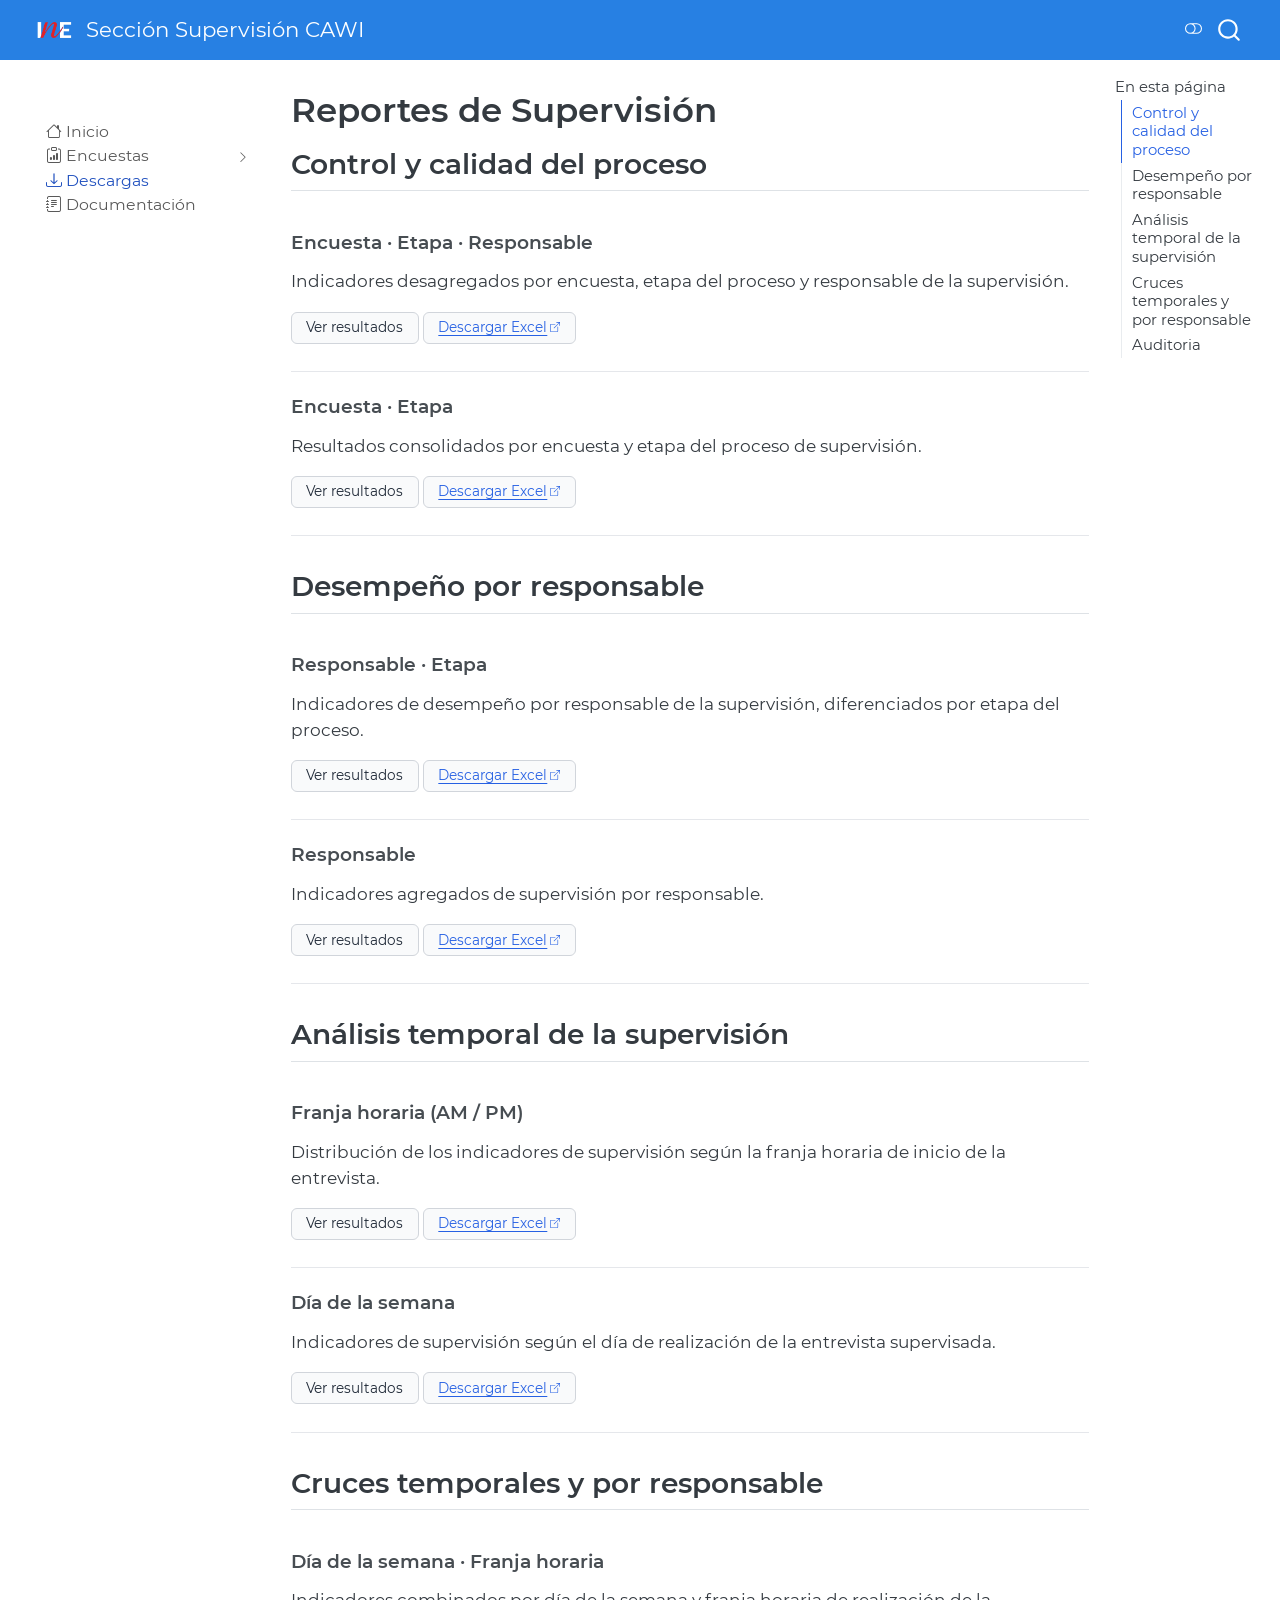
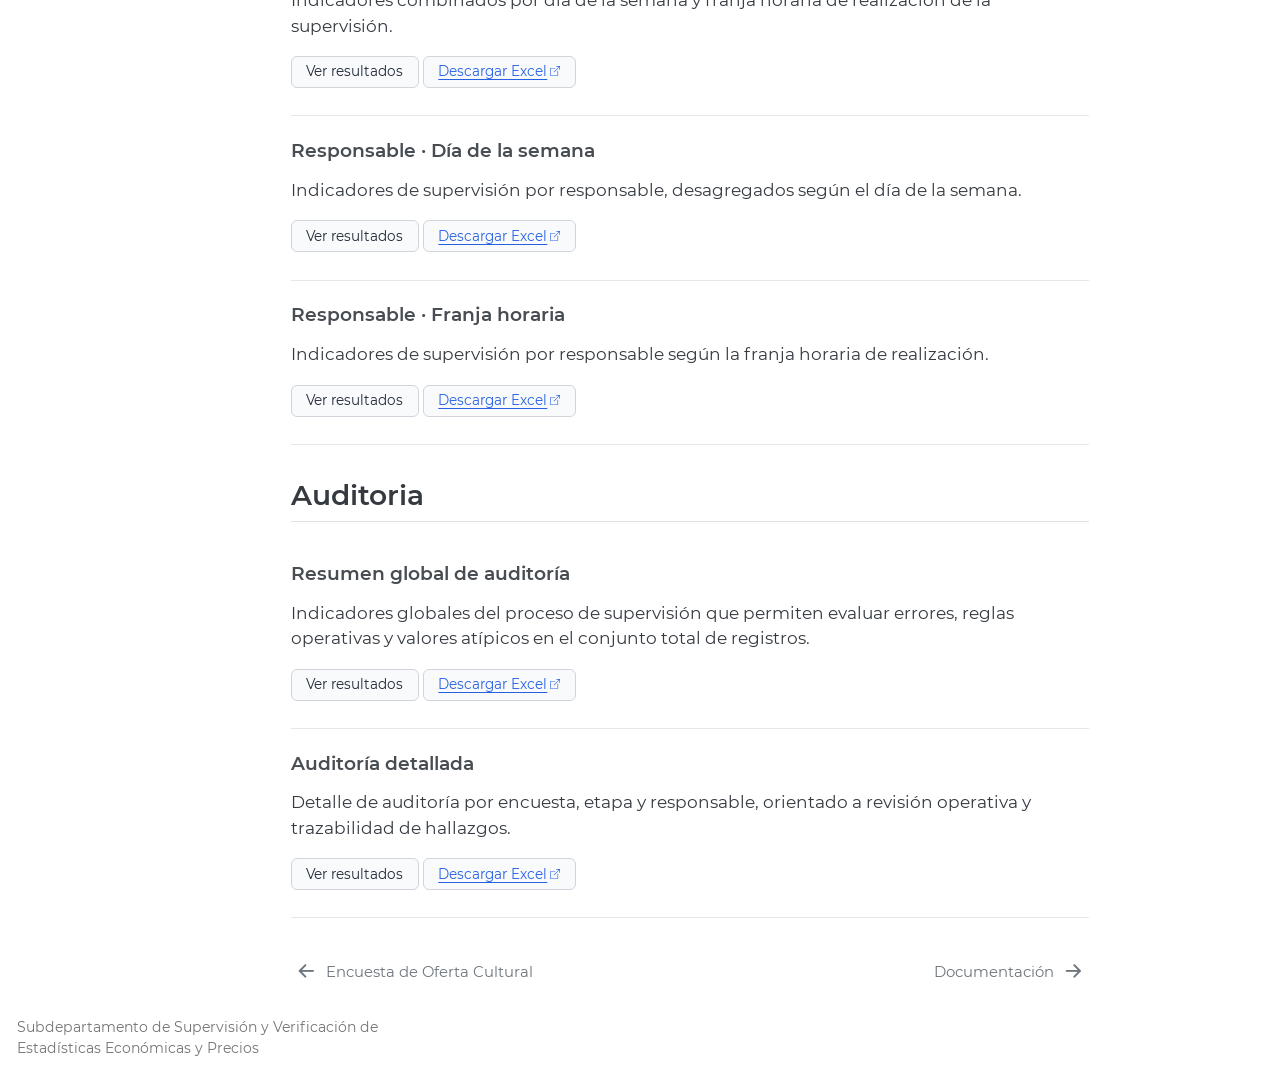
<file: docs/descargas.html>
<!DOCTYPE html>
<html xmlns="http://www.w3.org/1999/xhtml" lang="es" xml:lang="es"><head>

<meta charset="utf-8">
<meta name="generator" content="quarto-1.6.39">

<meta name="viewport" content="width=device-width, initial-scale=1.0, user-scalable=yes">


<title>Reportes de Supervisión – Sección Supervisión CAWI</title>
<style>
code{white-space: pre-wrap;}
span.smallcaps{font-variant: small-caps;}
div.columns{display: flex; gap: min(4vw, 1.5em);}
div.column{flex: auto; overflow-x: auto;}
div.hanging-indent{margin-left: 1.5em; text-indent: -1.5em;}
ul.task-list{list-style: none;}
ul.task-list li input[type="checkbox"] {
  width: 0.8em;
  margin: 0 0.8em 0.2em -1em; /* quarto-specific, see https://github.com/quarto-dev/quarto-cli/issues/4556 */ 
  vertical-align: middle;
}
</style>


<script src="site_libs/quarto-nav/quarto-nav.js"></script>
<script src="site_libs/clipboard/clipboard.min.js"></script>
<script src="site_libs/quarto-search/autocomplete.umd.js"></script>
<script src="site_libs/quarto-search/fuse.min.js"></script>
<script src="site_libs/quarto-search/quarto-search.js"></script>
<meta name="quarto:offset" content="./">
<link href="./metodologia.html" rel="next">
<link href="./EOC.html" rel="prev">
<link href="./assets/images/logo_ine.png" rel="icon" type="image/png">
<script src="site_libs/quarto-html/quarto.js"></script>
<script src="site_libs/quarto-html/popper.min.js"></script>
<script src="site_libs/quarto-html/tippy.umd.min.js"></script>
<script src="site_libs/quarto-html/anchor.min.js"></script>
<link href="site_libs/quarto-html/tippy.css" rel="stylesheet">
<link href="site_libs/quarto-html/quarto-syntax-highlighting-e26003cea8cd680ca0c55a263523d882.css" rel="stylesheet" class="quarto-color-scheme" id="quarto-text-highlighting-styles">
<link href="site_libs/quarto-html/quarto-syntax-highlighting-dark-d166b450ba5a8e9f7a0ab969bf6592c1.css" rel="prefetch" class="quarto-color-scheme quarto-color-alternate" id="quarto-text-highlighting-styles">
<script src="site_libs/bootstrap/bootstrap.min.js"></script>
<link href="site_libs/bootstrap/bootstrap-icons.css" rel="stylesheet">
<link href="site_libs/bootstrap/bootstrap-e907b9c21eb13761600435f52035fc7f.min.css" rel="stylesheet" append-hash="true" class="quarto-color-scheme" id="quarto-bootstrap" data-mode="light">
<link href="site_libs/bootstrap/bootstrap-dark-39b8b5c43dd62313de44d665691aa5c6.min.css" rel="prefetch" append-hash="true" class="quarto-color-scheme quarto-color-alternate" id="quarto-bootstrap" data-mode="dark">
<script id="quarto-search-options" type="application/json">{
  "location": "navbar",
  "copy-button": false,
  "collapse-after": 3,
  "panel-placement": "end",
  "type": "overlay",
  "limit": 50,
  "keyboard-shortcut": [
    "f",
    "/",
    "s"
  ],
  "show-item-context": false,
  "language": {
    "search-no-results-text": "Sin resultados",
    "search-matching-documents-text": "documentos encontrados",
    "search-copy-link-title": "Copiar el enlace en la búsqueda",
    "search-hide-matches-text": "Ocultar resultados adicionales",
    "search-more-match-text": "resultado adicional en este documento",
    "search-more-matches-text": "resultados adicionales en este documento",
    "search-clear-button-title": "Borrar",
    "search-text-placeholder": "",
    "search-detached-cancel-button-title": "Cancelar",
    "search-submit-button-title": "Enviar",
    "search-label": "Buscar"
  }
}</script>
<style>html{ scroll-behavior: smooth; }</style>
<script src="site_libs/core-js-2.5.3/shim.min.js"></script>

<script src="site_libs/react-18.2.0/react.min.js"></script>

<script src="site_libs/react-18.2.0/react-dom.min.js"></script>

<script src="site_libs/reactwidget-2.0.0/react-tools.js"></script>

<link href="site_libs/htmltools-fill-0.5.8.1/fill.css" rel="stylesheet">

<script src="site_libs/htmlwidgets-1.6.4/htmlwidgets.js"></script>

<link href="site_libs/reactable-0.4.4/reactable.css" rel="stylesheet">

<script src="site_libs/reactable-binding-0.4.4/reactable.js"></script>



<link rel="stylesheet" href="styles.css">
<link rel="stylesheet" href="https://cdn.jsdelivr.net/npm/bootstrap-icons@1.11.3/font/bootstrap-icons.css">
</head>

<body class="nav-sidebar floating nav-fixed">

<div id="quarto-search-results"></div>
  <header id="quarto-header" class="headroom fixed-top">
    <nav class="navbar navbar-expand-lg " data-bs-theme="dark">
      <div class="navbar-container container-fluid">
      <div class="navbar-brand-container mx-auto">
    <a href="./index.html" class="navbar-brand navbar-brand-logo">
    <img src="./assets/images/LOGO INE.png" alt="" class="navbar-logo">
    </a>
    <a class="navbar-brand" href="./index.html">
    <span class="navbar-title">Sección Supervisión CAWI</span>
    </a>
  </div>
        <div class="quarto-navbar-tools tools-end">
  <a href="" class="quarto-color-scheme-toggle quarto-navigation-tool  px-1" onclick="window.quartoToggleColorScheme(); return false;" title="Alternar modo oscuro"><i class="bi"></i></a>
</div>
          <div id="quarto-search" class="" title="Buscar"></div>
      </div> <!-- /container-fluid -->
    </nav>
  <nav class="quarto-secondary-nav">
    <div class="container-fluid d-flex">
      <button type="button" class="quarto-btn-toggle btn" data-bs-toggle="collapse" role="button" data-bs-target=".quarto-sidebar-collapse-item" aria-controls="quarto-sidebar" aria-expanded="false" aria-label="Alternar barra lateral" onclick="if (window.quartoToggleHeadroom) { window.quartoToggleHeadroom(); }">
        <i class="bi bi-layout-text-sidebar-reverse"></i>
      </button>
        <nav class="quarto-page-breadcrumbs" aria-label="breadcrumb"><ol class="breadcrumb"><li class="breadcrumb-item"><a href="./descargas.html">Descargas</a></li></ol></nav>
        <a class="flex-grow-1" role="navigation" data-bs-toggle="collapse" data-bs-target=".quarto-sidebar-collapse-item" aria-controls="quarto-sidebar" aria-expanded="false" aria-label="Alternar barra lateral" onclick="if (window.quartoToggleHeadroom) { window.quartoToggleHeadroom(); }">      
        </a>
      <button type="button" class="btn quarto-search-button" aria-label="Buscar" onclick="window.quartoOpenSearch();">
        <i class="bi bi-search"></i>
      </button>
    </div>
  </nav>
</header>
<!-- content -->
<div id="quarto-content" class="quarto-container page-columns page-rows-contents page-layout-full page-navbar">
<!-- sidebar -->
  <nav id="quarto-sidebar" class="sidebar collapse collapse-horizontal quarto-sidebar-collapse-item sidebar-navigation floating overflow-auto">
        <div class="mt-2 flex-shrink-0 align-items-center">
        <div class="sidebar-search">
        <div id="quarto-search" class="" title="Buscar"></div>
        </div>
        </div>
    <div class="sidebar-menu-container"> 
    <ul class="list-unstyled mt-1">
        <li class="sidebar-item">
  <div class="sidebar-item-container"> 
  <a href="./index.html" class="sidebar-item-text sidebar-link"><i class="bi bi-house" role="img">
</i> 
 <span class="menu-text">Inicio</span></a>
  </div>
</li>
        <li class="sidebar-item sidebar-item-section">
      <div class="sidebar-item-container"> 
            <a class="sidebar-item-text sidebar-link text-start collapsed" data-bs-toggle="collapse" data-bs-target="#quarto-sidebar-section-1" role="navigation" aria-expanded="false"><i class="bi bi-clipboard-data" role="img">
</i> 
 <span class="menu-text">Encuestas</span></a>
          <a class="sidebar-item-toggle text-start collapsed" data-bs-toggle="collapse" data-bs-target="#quarto-sidebar-section-1" role="navigation" aria-expanded="false" aria-label="Alternar sección">
            <i class="bi bi-chevron-right ms-2"></i>
          </a> 
      </div>
      <ul id="quarto-sidebar-section-1" class="collapse list-unstyled sidebar-section depth1 ">  
          <li class="sidebar-item">
  <div class="sidebar-item-container"> 
  <a href="./ENI.html" class="sidebar-item-text sidebar-link"><i class="bi bi-bi bi-lightbulb" role="img">
</i> 
 <span class="menu-text">Encuesta Nacional de Innovación</span></a>
  </div>
</li>
          <li class="sidebar-item">
  <div class="sidebar-item-container"> 
  <a href="./ENIA.html" class="sidebar-item-text sidebar-link"><i class="bi bi-bi bi-boxes" role="img">
</i> 
 <span class="menu-text">Encuesta Nacional Industrial Anual</span></a>
  </div>
</li>
          <li class="sidebar-item">
  <div class="sidebar-item-container"> 
  <a href="./ELE.html" class="sidebar-item-text sidebar-link"><i class="bi bi-bi bi-building" role="img">
</i> 
 <span class="menu-text">Encuesta Longitudinal de Empresas</span></a>
  </div>
</li>
          <li class="sidebar-item">
  <div class="sidebar-item-container"> 
  <a href="./EOC.html" class="sidebar-item-text sidebar-link"><i class="bi bi-bi bi-palette" role="img">
</i> 
 <span class="menu-text">Encuesta de Oferta Cultural</span></a>
  </div>
</li>
      </ul>
  </li>
        <li class="sidebar-item">
  <div class="sidebar-item-container"> 
  <a href="./descargas.html" class="sidebar-item-text sidebar-link active"><i class="bi bi-download" role="img">
</i> 
 <span class="menu-text">Descargas</span></a>
  </div>
</li>
        <li class="sidebar-item">
  <div class="sidebar-item-container"> 
  <a href="./metodologia.html" class="sidebar-item-text sidebar-link"><i class="bi bi-bi bi-journal-text" role="img">
</i> 
 <span class="menu-text">Documentación</span></a>
  </div>
</li>
    </ul>
    </div>
</nav>
<div id="quarto-sidebar-glass" class="quarto-sidebar-collapse-item" data-bs-toggle="collapse" data-bs-target=".quarto-sidebar-collapse-item"></div>
<!-- margin-sidebar -->
    <div id="quarto-margin-sidebar" class="sidebar margin-sidebar">
        <nav id="TOC" role="doc-toc" class="toc-active">
    <h2 id="toc-title">En esta página</h2>
   
  <ul class="collapse">
  <li><a href="#control-y-calidad-del-proceso" id="toc-control-y-calidad-del-proceso" class="nav-link active" data-scroll-target="#control-y-calidad-del-proceso">Control y calidad del proceso</a></li>
  <li><a href="#desempeño-por-responsable" id="toc-desempeño-por-responsable" class="nav-link" data-scroll-target="#desempeño-por-responsable">Desempeño por responsable</a></li>
  <li><a href="#análisis-temporal-de-la-supervisión" id="toc-análisis-temporal-de-la-supervisión" class="nav-link" data-scroll-target="#análisis-temporal-de-la-supervisión">Análisis temporal de la supervisión</a></li>
  <li><a href="#cruces-temporales-y-por-responsable" id="toc-cruces-temporales-y-por-responsable" class="nav-link" data-scroll-target="#cruces-temporales-y-por-responsable">Cruces temporales y por responsable</a></li>
  <li><a href="#auditoria" id="toc-auditoria" class="nav-link" data-scroll-target="#auditoria">Auditoria</a></li>
  </ul>
</nav>
    </div>
<!-- main -->
<main class="content column-body" id="quarto-document-content">

<header id="title-block-header" class="quarto-title-block default">
<div class="quarto-title">
<h1 class="title">Reportes de Supervisión</h1>
</div>



<div class="quarto-title-meta column-body">

    
  
    
  </div>
  


</header>


<section id="control-y-calidad-del-proceso" class="level2">
<h2 class="anchored" data-anchor-id="control-y-calidad-del-proceso">Control y calidad del proceso</h2>
<!-- indicador 1 -->
<section id="encuesta-etapa-responsable" class="level3 stat-block">
<h3 class="anchored" data-anchor-id="encuesta-etapa-responsable">Encuesta · Etapa · Responsable</h3>
<p class="stat-desc">
</p><p>Indicadores desagregados por encuesta, etapa del proceso y responsable de la supervisión.</p>
<p></p>
<div class="stat-actions">
<button class="stat-btn stat-btn-toggle" onclick="
    const block = this.closest('.stat-block');
    block.classList.toggle('is-open');
    this.textContent = block.classList.contains('is-open')
      ? 'Ocultar resultados'
      : 'Ver resultados';
  ">
Ver resultados
</button>
<p><a href="assets/tabulados/R1_encuesta_etapa_usuario.xlsx" class="stat-btn stat-btn-download" download=""> Descargar Excel </a></p>
</div>
<div class="stat-content">
<div class="cell">
<div class="cell-output-display">
<div class="reactable html-widget html-fill-item" id="htmlwidget-a9086b8dfab98175565f" style="width:auto;height:auto;"></div>
<script type="application/json" data-for="htmlwidget-a9086b8dfab98175565f">{"x":{"tag":{"name":"Reactable","attribs":{"data":{"encuesta":["ELE","ELE","ELE","ELE","ELE","ENI","ENI","ENI","ENI","ENI","ENI","ENI","ENI","ENI","ENI","ENI","ENIA","ENIA","ENIA","ENIA","ENIA","EOC"],"etapa":["Verificación","Verificación","Verificación","Verificación","Verificación","Consistencia","Consistencia","Consistencia","Consistencia","Consistencia","Recolección","Recolección","Recolección","Recolección","Verificación","Verificación","Consistencia","Consistencia","Consistencia","Recolección","Recolección","Verificación"],"responsible":["CamiloR","CatalinaJ","HoracioM","RodolfoV","ThiareM","CatalinaJ","HoracioM","MarcelaP","RodolfoV","ThiareM","CatalinaJ","HoracioM","RodolfoV","ThiareM","CatalinaJ","HoracioM","CristianG","DanielaV","MarcelaP","CristianG","DanielaV","MarcelaP"],"n_total":["769","161","421","151","117","686","497","1","33","190","1.895","964","15","521","223","22","1.028","61","308","1.342","502","153"],"n_error_fecha":["0","0","0","1","0","0","0","1","0","0","0","0","0","0","0","0","1","1","0","1","0","0"],"pct_error_fecha":["0,00","0,00","0,00","0,66","0,00","0,00","0,00","100,00","0,00","0,00","0,00","0,00","0,00","0,00","0,00","0,00","0,10","1,64","0,00","0,07","0,00","0,00"],"n_regla_operativa":["5","0","0","1","0","15","5","0","5","15","1.036","277","0","10","1","2","290","14","99","105","13","0"],"pct_regla_operativa":["0,65","0,00","0,00","0,66","0,00","2,19","1,01","0,00","15,15","7,89","54,67","28,73","0,00","1,92","0,45","9,09","28,21","22,95","32,14","7,82","2,59","0,00"],"n_validos":["764","161","421","149","117","671","492","0","28","175","859","687","15","511","222","20","737","46","209","1.236","489","153"],"n_outliers":["36","12","23","65","23","28","5","0","7","52","7","3","4","12","11","11","296","20","1","304","92","18"],"pct_outliers":["4,68","7,45","5,46","43,05","19,66","4,08","1,01","0,00","21,21","27,37","0,37","0,31","26,67","2,30","4,93","50,00","28,79","32,79","0,32","22,65","18,33","11,76"],"n_validos_sin_outliers":["728","149","398","84","94","643","487","0","21","123","852","684","11","499","211","9","441","26","208","932","397","135"],"media":["00:00:51","00:01:05","00:00:51","00:01:38","00:01:26","00:01:32","00:00:51",null,"00:04:39","00:04:14","00:00:42","00:00:47","00:01:45","00:01:14","00:01:10","00:01:43","00:04:03","00:04:17","00:00:58","00:02:27","00:03:01","00:01:29"],"mediana":["00:00:41","00:00:49","00:00:41","00:01:35","00:01:22","00:00:50","00:00:37",null,"00:05:16","00:03:53","00:00:27","00:00:36","00:01:36","00:00:53","00:00:59","00:01:37","00:04:02","00:04:30","00:00:25","00:02:18","00:02:54","00:01:24"],"p25":["00:00:34","00:00:37","00:00:30","00:01:10","00:00:55","00:00:31","00:00:29",null,"00:02:46","00:02:46","00:00:21","00:00:25","00:01:00","00:00:34","00:00:47","00:01:29","00:02:12","00:02:57","00:00:20","00:01:13","00:02:18","00:01:12"],"p75":["00:00:58","00:01:28","00:00:58","00:02:05","00:01:53","00:01:54","00:00:54",null,"00:06:28","00:05:50","00:00:45","00:00:55","00:02:34","00:01:32","00:01:27","00:01:59","00:06:00","00:05:58","00:01:08","00:03:37","00:03:43","00:01:45"],"minimo":["00:00:26","00:00:25","00:00:19","00:00:24","00:00:35","00:00:18","00:00:18",null,"00:00:39","00:00:34","00:00:18","00:00:18","00:00:19","00:00:18","00:00:29","00:01:09","00:00:18","00:00:18","00:00:18","00:00:18","00:00:18","00:00:35"],"maximo":["00:02:34","00:02:41","00:02:40","00:02:39","00:02:42","00:08:15","00:07:23",null,"00:08:14","00:08:10","00:04:58","00:04:43","00:03:04","00:05:22","00:02:40","00:02:20","00:08:13","00:07:26","00:07:39","00:05:31","00:05:29","00:02:38"]},"columns":[{"id":"encuesta","name":"Encuesta","type":"character","align":"left"},{"id":"etapa","name":"Etapa","type":"character","align":"left"},{"id":"responsible","name":"Responsable","type":"character","align":"left"},{"id":"n_total","name":"Total registros","type":"character","align":"center","style":{"fontWeight":"600"}},{"id":"n_error_fecha","name":"Errores de fecha","type":"character","align":"center","style":[{"fontWeight":"600","color":"#16a34a"},{"fontWeight":"600","color":"#16a34a"},{"fontWeight":"600","color":"#16a34a"},{"fontWeight":"600","color":"#dc2626"},{"fontWeight":"600","color":"#16a34a"},{"fontWeight":"600","color":"#16a34a"},{"fontWeight":"600","color":"#16a34a"},{"fontWeight":"600","color":"#dc2626"},{"fontWeight":"600","color":"#16a34a"},{"fontWeight":"600","color":"#16a34a"},{"fontWeight":"600","color":"#16a34a"},{"fontWeight":"600","color":"#16a34a"},{"fontWeight":"600","color":"#16a34a"},{"fontWeight":"600","color":"#16a34a"},{"fontWeight":"600","color":"#16a34a"},{"fontWeight":"600","color":"#16a34a"},{"fontWeight":"600","color":"#dc2626"},{"fontWeight":"600","color":"#dc2626"},{"fontWeight":"600","color":"#16a34a"},{"fontWeight":"600","color":"#dc2626"},{"fontWeight":"600","color":"#16a34a"},{"fontWeight":"600","color":"#16a34a"}]},{"id":"pct_error_fecha","name":"% errores de fecha","type":"character","align":"center","style":{"fontWeight":"600"}},{"id":"n_regla_operativa","name":"Errores operativos","type":"character","align":"center","style":{"fontWeight":"600","color":"#b45309"}},{"id":"pct_regla_operativa","name":"% reglas operativas","type":"character","align":"center","style":{"fontWeight":"600"}},{"id":"n_validos","name":"Registros válidos","type":"character","align":"center","style":{"fontWeight":"600"}},{"id":"n_outliers","name":"Outliers","type":"character","align":"center","style":{"fontWeight":"600","color":"#7c2d12"}},{"id":"pct_outliers","name":"% outliers","type":"character","align":"center","style":{"fontWeight":"600"}},{"id":"n_validos_sin_outliers","name":"Válidos sin outliers","type":"character","align":"center","style":{"fontWeight":"600"}},{"id":"media","name":"Duración media","type":"character","align":"left"},{"id":"mediana","name":"Mediana","type":"character","align":"left"},{"id":"p25","name":"p25","type":"character"},{"id":"p75","name":"p75","type":"character"},{"id":"minimo","name":"Mínimo","type":"character","align":"left"},{"id":"maximo","name":"Máximo","type":"character","align":"left"}],"searchable":true,"defaultPageSize":8,"highlight":true,"compact":true,"theme":{"highlightColor":"#f1f5f9","style":{"fontFamily":"system-ui","fontSize":"0.95rem","color":"#0f172a"},"headerStyle":{"backgroundColor":"#f8fafc","borderBottom":"2px solid #e5e7eb","fontWeight":"600","color":"#334155"},"cellStyle":{"padding":"14px"}},"dataKey":"9884adc64aa368d0537aef30abcc5569"},"children":[]},"class":"reactR_markup"},"evals":[],"jsHooks":[]}</script>
</div>
</div>
</div>
</section>
<!-- indicador 2 -->
<section id="encuesta-etapa" class="level3 stat-block">
<h3 class="anchored" data-anchor-id="encuesta-etapa">Encuesta · Etapa</h3>
<p class="stat-desc">
</p><p>Resultados consolidados por encuesta y etapa del proceso de supervisión.</p>
<p></p>
<div class="stat-actions">
<button class="stat-btn stat-btn-toggle" onclick="
    const block = this.closest('.stat-block');
    block.classList.toggle('is-open');
    this.textContent = block.classList.contains('is-open')
      ? 'Ocultar resultados'
      : 'Ver resultados';
  ">
Ver resultados
</button>
<p><a href="assets/tabulados/R2_encuesta_etapa.xlsx" class="stat-btn stat-btn-download" download=""> Descargar Excel </a></p>
</div>
<div class="stat-content">
<div class="cell">
<div class="cell-output-display">
<div class="reactable html-widget html-fill-item" id="htmlwidget-d4cceb3bd8f799974bca" style="width:auto;height:auto;"></div>
<script type="application/json" data-for="htmlwidget-d4cceb3bd8f799974bca">{"x":{"tag":{"name":"Reactable","attribs":{"data":{"encuesta":["ELE","ENI","ENI","ENI","ENIA","ENIA","EOC"],"etapa":["Verificación","Consistencia","Recolección","Verificación","Consistencia","Recolección","Verificación"],"n_total":["1.619","1.407","3.395","245","1.397","1.844","153"],"n_error_fecha":["1","1","0","0","2","1","0"],"pct_error_fecha":["0,06","0,07","0,00","0,00","0,14","0,05","0,00"],"n_regla_operativa":["6","40","1.323","3","403","118","0"],"pct_regla_operativa":["0,37","2,84","38,97","1,22","28,85","6,40","0,00"],"n_validos":["1.612","1.366","2.072","242","992","1.725","153"],"n_outliers":["159","92","26","22","317","396","18"],"pct_outliers":["9,82","6,54","0,77","8,98","22,69","21,48","11,76"],"n_validos_sin_outliers":["1.453","1.274","2.046","220","675","1.329","135"],"media":["00:00:57","00:01:35","00:00:52","00:01:11","00:03:07","00:02:37","00:01:29"],"mediana":["00:00:45","00:00:47","00:00:35","00:01:02","00:02:44","00:02:33","00:01:24"],"p25":["00:00:35","00:00:31","00:00:24","00:00:48","00:00:40","00:01:29","00:01:12"],"p75":["00:01:10","00:01:55","00:01:01","00:01:29","00:05:08","00:03:39","00:01:45"],"minimo":["00:00:19","00:00:18","00:00:18","00:00:29","00:00:18","00:00:18","00:00:35"],"maximo":["00:02:42","00:08:15","00:05:22","00:02:40","00:08:13","00:05:31","00:02:38"]},"columns":[{"id":"encuesta","name":"Encuesta","type":"character","align":"left"},{"id":"etapa","name":"Etapa","type":"character","align":"left"},{"id":"n_total","name":"Total registros","type":"character","align":"center","style":{"fontWeight":"600"}},{"id":"n_error_fecha","name":"Errores de fecha","type":"character","align":"center","style":[{"fontWeight":"600","color":"#dc2626"},{"fontWeight":"600","color":"#dc2626"},{"fontWeight":"600","color":"#16a34a"},{"fontWeight":"600","color":"#16a34a"},{"fontWeight":"600","color":"#dc2626"},{"fontWeight":"600","color":"#dc2626"},{"fontWeight":"600","color":"#16a34a"}]},{"id":"pct_error_fecha","name":"% errores de fecha","type":"character","align":"center","style":{"fontWeight":"600"}},{"id":"n_regla_operativa","name":"Errores operativos","type":"character","align":"center","style":{"fontWeight":"600","color":"#b45309"}},{"id":"pct_regla_operativa","name":"% reglas operativas","type":"character","align":"center","style":{"fontWeight":"600"}},{"id":"n_validos","name":"Registros válidos","type":"character","align":"center","style":{"fontWeight":"600"}},{"id":"n_outliers","name":"Outliers","type":"character","align":"center","style":{"fontWeight":"600","color":"#7c2d12"}},{"id":"pct_outliers","name":"% outliers","type":"character","align":"center","style":{"fontWeight":"600"}},{"id":"n_validos_sin_outliers","name":"Válidos sin outliers","type":"character","align":"center","style":{"fontWeight":"600"}},{"id":"media","name":"Duración media","type":"character","align":"left"},{"id":"mediana","name":"Mediana","type":"character","align":"left"},{"id":"p25","name":"p25","type":"character"},{"id":"p75","name":"p75","type":"character"},{"id":"minimo","name":"Mínimo","type":"character","align":"left"},{"id":"maximo","name":"Máximo","type":"character","align":"left"}],"searchable":true,"defaultPageSize":8,"highlight":true,"compact":true,"theme":{"highlightColor":"#f1f5f9","style":{"fontFamily":"system-ui","fontSize":"0.95rem","color":"#0f172a"},"headerStyle":{"backgroundColor":"#f8fafc","borderBottom":"2px solid #e5e7eb","fontWeight":"600","color":"#334155"},"cellStyle":{"padding":"14px"}},"dataKey":"2222ed0db7536c4303357214a505d5b0"},"children":[]},"class":"reactR_markup"},"evals":[],"jsHooks":[]}</script>
</div>
</div>
</div>
</section>
<!-- indicador 3 -->
</section>
<section id="desempeño-por-responsable" class="level2">
<h2 class="anchored" data-anchor-id="desempeño-por-responsable">Desempeño por responsable</h2>
<section id="responsable-etapa" class="level3 stat-block">
<h3 class="anchored" data-anchor-id="responsable-etapa">Responsable · Etapa</h3>
<p class="stat-desc">
</p><p>Indicadores de desempeño por responsable de la supervisión, diferenciados por etapa del proceso.</p>
<p></p>
<div class="stat-actions">
<button class="stat-btn stat-btn-toggle" onclick="
    const block = this.closest('.stat-block');
    block.classList.toggle('is-open');
    this.textContent = block.classList.contains('is-open')
      ? 'Ocultar resultados'
      : 'Ver resultados';
  ">
Ver resultados
</button>
<p><a href="assets/tabulados/R3_usuario_etapa.xlsx" class="stat-btn stat-btn-download" download=""> Descargar Excel </a></p>
</div>
<div class="stat-content">
<div class="cell">
<div class="cell-output-display">
<div class="reactable html-widget html-fill-item" id="htmlwidget-228908e6b2420387f220" style="width:auto;height:auto;"></div>
<script type="application/json" data-for="htmlwidget-228908e6b2420387f220">{"x":{"tag":{"name":"Reactable","attribs":{"data":{"responsible":["CamiloR","CatalinaJ","CatalinaJ","CatalinaJ","CristianG","CristianG","DanielaV","DanielaV","HoracioM","HoracioM","HoracioM","MarcelaP","MarcelaP","RodolfoV","RodolfoV","RodolfoV","ThiareM","ThiareM","ThiareM"],"etapa":["Verificación","Consistencia","Recolección","Verificación","Consistencia","Recolección","Consistencia","Recolección","Consistencia","Recolección","Verificación","Consistencia","Verificación","Consistencia","Recolección","Verificación","Consistencia","Recolección","Verificación"],"n_total":["769","686","1.895","384","1.028","1.342","61","502","497","964","443","309","153","33","15","151","190","521","117"],"n_error_fecha":["0","0","0","0","1","1","1","0","0","0","0","1","0","0","0","1","0","0","0"],"pct_error_fecha":["0,00","0,00","0,00","0,00","0,10","0,07","1,64","0,00","0,00","0,00","0,00","0,32","0,00","0,00","0,00","0,66","0,00","0,00","0,00"],"n_regla_operativa":["5","15","1.036","1","290","105","14","13","5","277","2","99","0","5","0","1","15","10","0"],"pct_regla_operativa":["0,65","2,19","54,67","0,26","28,21","7,82","22,95","2,59","1,01","28,73","0,45","32,04","0,00","15,15","0,00","0,66","7,89","1,92","0,00"],"n_validos":["764","671","859","383","737","1.236","46","489","492","687","441","209","153","28","15","149","175","511","117"],"n_outliers":["36","28","7","23","296","304","20","92","5","3","34","1","18","7","4","65","52","12","23"],"pct_outliers":["4,68","4,08","0,37","5,99","28,79","22,65","32,79","18,33","1,01","0,31","7,67","0,32","11,76","21,21","26,67","43,05","27,37","2,30","19,66"],"n_validos_sin_outliers":["728","643","852","360","441","932","26","397","487","684","407","208","135","21","11","84","123","499","94"],"media":["00:00:51","00:01:32","00:00:42","00:01:08","00:04:03","00:02:27","00:04:17","00:03:01","00:00:51","00:00:47","00:00:52","00:00:58","00:01:29","00:04:39","00:01:45","00:01:38","00:04:14","00:01:14","00:01:26"],"mediana":["00:00:41","00:00:50","00:00:27","00:00:56","00:04:02","00:02:18","00:04:30","00:02:54","00:00:37","00:00:36","00:00:41","00:00:25","00:01:24","00:05:16","00:01:36","00:01:35","00:03:53","00:00:53","00:01:22"],"p25":["00:00:34","00:00:31","00:00:21","00:00:43","00:02:12","00:01:13","00:02:57","00:02:18","00:00:29","00:00:25","00:00:31","00:00:20","00:01:12","00:02:46","00:01:00","00:01:10","00:02:46","00:00:34","00:00:55"],"p75":["00:00:58","00:01:54","00:00:45","00:01:27","00:06:00","00:03:37","00:05:58","00:03:43","00:00:54","00:00:55","00:01:00","00:01:08","00:01:45","00:06:28","00:02:34","00:02:05","00:05:50","00:01:32","00:01:53"],"minimo":["00:00:26","00:00:18","00:00:18","00:00:25","00:00:18","00:00:18","00:00:18","00:00:18","00:00:18","00:00:18","00:00:19","00:00:18","00:00:35","00:00:39","00:00:19","00:00:24","00:00:34","00:00:18","00:00:35"],"maximo":["00:02:34","00:08:15","00:04:58","00:02:41","00:08:13","00:05:31","00:07:26","00:05:29","00:07:23","00:04:43","00:02:40","00:07:39","00:02:38","00:08:14","00:03:04","00:02:39","00:08:10","00:05:22","00:02:42"]},"columns":[{"id":"responsible","name":"Responsable","type":"character","align":"left"},{"id":"etapa","name":"Etapa","type":"character","align":"left"},{"id":"n_total","name":"Total registros","type":"character","align":"center","style":{"fontWeight":"600"}},{"id":"n_error_fecha","name":"Errores de fecha","type":"character","align":"center","style":[{"fontWeight":"600","color":"#16a34a"},{"fontWeight":"600","color":"#16a34a"},{"fontWeight":"600","color":"#16a34a"},{"fontWeight":"600","color":"#16a34a"},{"fontWeight":"600","color":"#dc2626"},{"fontWeight":"600","color":"#dc2626"},{"fontWeight":"600","color":"#dc2626"},{"fontWeight":"600","color":"#16a34a"},{"fontWeight":"600","color":"#16a34a"},{"fontWeight":"600","color":"#16a34a"},{"fontWeight":"600","color":"#16a34a"},{"fontWeight":"600","color":"#dc2626"},{"fontWeight":"600","color":"#16a34a"},{"fontWeight":"600","color":"#16a34a"},{"fontWeight":"600","color":"#16a34a"},{"fontWeight":"600","color":"#dc2626"},{"fontWeight":"600","color":"#16a34a"},{"fontWeight":"600","color":"#16a34a"},{"fontWeight":"600","color":"#16a34a"}]},{"id":"pct_error_fecha","name":"% errores de fecha","type":"character","align":"center","style":{"fontWeight":"600"}},{"id":"n_regla_operativa","name":"Errores operativos","type":"character","align":"center","style":{"fontWeight":"600","color":"#b45309"}},{"id":"pct_regla_operativa","name":"% reglas operativas","type":"character","align":"center","style":{"fontWeight":"600"}},{"id":"n_validos","name":"Registros válidos","type":"character","align":"center","style":{"fontWeight":"600"}},{"id":"n_outliers","name":"Outliers","type":"character","align":"center","style":{"fontWeight":"600","color":"#7c2d12"}},{"id":"pct_outliers","name":"% outliers","type":"character","align":"center","style":{"fontWeight":"600"}},{"id":"n_validos_sin_outliers","name":"Válidos sin outliers","type":"character","align":"center","style":{"fontWeight":"600"}},{"id":"media","name":"Duración media","type":"character","align":"left"},{"id":"mediana","name":"Mediana","type":"character","align":"left"},{"id":"p25","name":"p25","type":"character"},{"id":"p75","name":"p75","type":"character"},{"id":"minimo","name":"Mínimo","type":"character","align":"left"},{"id":"maximo","name":"Máximo","type":"character","align":"left"}],"searchable":true,"defaultPageSize":8,"highlight":true,"compact":true,"theme":{"highlightColor":"#f1f5f9","style":{"fontFamily":"system-ui","fontSize":"0.95rem","color":"#0f172a"},"headerStyle":{"backgroundColor":"#f8fafc","borderBottom":"2px solid #e5e7eb","fontWeight":"600","color":"#334155"},"cellStyle":{"padding":"14px"}},"dataKey":"f945468fed7d1d76fa22f1f7e8491ce2"},"children":[]},"class":"reactR_markup"},"evals":[],"jsHooks":[]}</script>
</div>
</div>
</div>
</section>
<!-- indicador 4 -->
<section id="responsable" class="level3 stat-block">
<h3 class="anchored" data-anchor-id="responsable">Responsable</h3>
<p class="stat-desc">
</p><p>Indicadores agregados de supervisión por responsable.</p>
<p></p>
<div class="stat-actions">
<button class="stat-btn stat-btn-toggle" onclick="
    const block = this.closest('.stat-block');
    block.classList.toggle('is-open');
    this.textContent = block.classList.contains('is-open')
      ? 'Ocultar resultados'
      : 'Ver resultados';
  ">
Ver resultados
</button>
<p><a href="assets/tabulados/R5_usuario.xlsx" class="stat-btn stat-btn-download" download=""> Descargar Excel </a></p>
</div>
<div class="stat-content">
<div class="cell">
<div class="cell-output-display">
<div class="reactable html-widget html-fill-item" id="htmlwidget-b30398c9670244d0e3f4" style="width:auto;height:auto;"></div>
<script type="application/json" data-for="htmlwidget-b30398c9670244d0e3f4">{"x":{"tag":{"name":"Reactable","attribs":{"data":{"responsible":["CamiloR","CatalinaJ","CristianG","DanielaV","HoracioM","MarcelaP","RodolfoV","ThiareM"],"n_total":["769","2.965","2.370","563","1.904","462","199","828"],"n_error_fecha":["0","0","2","1","0","1","1","0"],"pct_error_fecha":["0,00","0,00","0,08","0,18","0,00","0,22","0,50","0,00"],"n_regla_operativa":["5","1.052","395","27","284","99","6","25"],"pct_regla_operativa":["0,65","35,48","16,67","4,80","14,92","21,43","3,02","3,02"],"n_validos":["764","1.913","1.973","535","1.620","362","192","803"],"n_outliers":["36","58","600","112","42","19","76","87"],"pct_outliers":["4,68","1,96","25,32","19,89","2,21","4,11","38,19","10,51"],"n_validos_sin_outliers":["728","1.855","1.373","423","1.578","343","116","716"],"media":["00:00:51","00:01:04","00:02:58","00:03:05","00:00:50","00:01:10","00:02:12","00:01:47"],"mediana":["00:00:41","00:00:41","00:02:41","00:02:57","00:00:38","00:01:02","00:01:42","00:01:11"],"p25":["00:00:34","00:00:26","00:01:21","00:02:18","00:00:28","00:00:23","00:01:10","00:00:40"],"p75":["00:00:58","00:01:12","00:04:16","00:03:50","00:00:56","00:01:31","00:02:20","00:02:18"],"minimo":["00:00:26","00:00:18","00:00:18","00:00:18","00:00:18","00:00:18","00:00:19","00:00:18"],"maximo":["00:02:34","00:08:15","00:08:13","00:07:26","00:07:23","00:07:39","00:08:14","00:08:10"]},"columns":[{"id":"responsible","name":"Responsable","type":"character","align":"left"},{"id":"n_total","name":"Total registros","type":"character","align":"center","style":{"fontWeight":"600"}},{"id":"n_error_fecha","name":"Errores de fecha","type":"character","align":"center","style":[{"fontWeight":"600","color":"#16a34a"},{"fontWeight":"600","color":"#16a34a"},{"fontWeight":"600","color":"#dc2626"},{"fontWeight":"600","color":"#dc2626"},{"fontWeight":"600","color":"#16a34a"},{"fontWeight":"600","color":"#dc2626"},{"fontWeight":"600","color":"#dc2626"},{"fontWeight":"600","color":"#16a34a"}]},{"id":"pct_error_fecha","name":"% errores de fecha","type":"character","align":"center","style":{"fontWeight":"600"}},{"id":"n_regla_operativa","name":"Errores operativos","type":"character","align":"center","style":{"fontWeight":"600","color":"#b45309"}},{"id":"pct_regla_operativa","name":"% reglas operativas","type":"character","align":"center","style":{"fontWeight":"600"}},{"id":"n_validos","name":"Registros válidos","type":"character","align":"center","style":{"fontWeight":"600"}},{"id":"n_outliers","name":"Outliers","type":"character","align":"center","style":{"fontWeight":"600","color":"#7c2d12"}},{"id":"pct_outliers","name":"% outliers","type":"character","align":"center","style":{"fontWeight":"600"}},{"id":"n_validos_sin_outliers","name":"Válidos sin outliers","type":"character","align":"center","style":{"fontWeight":"600"}},{"id":"media","name":"Duración media","type":"character","align":"left"},{"id":"mediana","name":"Mediana","type":"character","align":"left"},{"id":"p25","name":"p25","type":"character"},{"id":"p75","name":"p75","type":"character"},{"id":"minimo","name":"Mínimo","type":"character","align":"left"},{"id":"maximo","name":"Máximo","type":"character","align":"left"}],"searchable":true,"defaultPageSize":8,"highlight":true,"compact":true,"theme":{"highlightColor":"#f1f5f9","style":{"fontFamily":"system-ui","fontSize":"0.95rem","color":"#0f172a"},"headerStyle":{"backgroundColor":"#f8fafc","borderBottom":"2px solid #e5e7eb","fontWeight":"600","color":"#334155"},"cellStyle":{"padding":"14px"}},"dataKey":"02ab10195fac24a094b25c5cf813d036"},"children":[]},"class":"reactR_markup"},"evals":[],"jsHooks":[]}</script>
</div>
</div>
</div>
</section>
<!-- indicador 5 -->
</section>
<section id="análisis-temporal-de-la-supervisión" class="level2">
<h2 class="anchored" data-anchor-id="análisis-temporal-de-la-supervisión">Análisis temporal de la supervisión</h2>
<section id="franja-horaria-am-pm" class="level3 stat-block">
<h3 class="anchored" data-anchor-id="franja-horaria-am-pm">Franja horaria (AM / PM)</h3>
<p class="stat-desc">
</p><p>Distribución de los indicadores de supervisión según la franja horaria de inicio de la entrevista.</p>
<p></p>
<div class="stat-actions">
<button class="stat-btn stat-btn-toggle" onclick="
    const block = this.closest('.stat-block');
    block.classList.toggle('is-open');
    this.textContent = block.classList.contains('is-open')
      ? 'Ocultar resultados'
      : 'Ver resultados';
  ">
Ver resultados
</button>
<p><a href="assets/tabulados/R6_horario.xlsx" class="stat-btn stat-btn-download" download=""> Descargar Excel </a></p>
</div>
<div class="stat-content">
<div class="cell">
<div class="cell-output-display">
<div class="reactable html-widget html-fill-item" id="htmlwidget-459a9cf040f87723df52" style="width:auto;height:auto;"></div>
<script type="application/json" data-for="htmlwidget-459a9cf040f87723df52">{"x":{"tag":{"name":"Reactable","attribs":{"data":{"horario":["AM","PM"],"n_total":["4.324","5.736"],"n_error_fecha":["2","3"],"pct_error_fecha":["0,05","0,05"],"n_regla_operativa":["864","1.029"],"pct_regla_operativa":["19,98","17,94"],"n_validos":["3.458","4.704"],"n_outliers":["434","596"],"pct_outliers":["10,04","10,39"],"n_validos_sin_outliers":["3.024","4.108"],"media":["00:01:29","00:01:39"],"mediana":["00:00:50","00:00:59"],"p25":["00:00:31","00:00:33"],"p75":["00:01:49","00:02:16"],"minimo":["00:00:18","00:00:18"],"maximo":["00:08:14","00:08:15"]},"columns":[{"id":"horario","name":"Horario","type":"character","align":"left"},{"id":"n_total","name":"Total registros","type":"character","align":"center","style":{"fontWeight":"600"}},{"id":"n_error_fecha","name":"Errores de fecha","type":"character","align":"center","style":[{"fontWeight":"600","color":"#dc2626"},{"fontWeight":"600","color":"#dc2626"}]},{"id":"pct_error_fecha","name":"% errores de fecha","type":"character","align":"center","style":{"fontWeight":"600"}},{"id":"n_regla_operativa","name":"Errores operativos","type":"character","align":"center","style":{"fontWeight":"600","color":"#b45309"}},{"id":"pct_regla_operativa","name":"% reglas operativas","type":"character","align":"center","style":{"fontWeight":"600"}},{"id":"n_validos","name":"Registros válidos","type":"character","align":"center","style":{"fontWeight":"600"}},{"id":"n_outliers","name":"Outliers","type":"character","align":"center","style":{"fontWeight":"600","color":"#7c2d12"}},{"id":"pct_outliers","name":"% outliers","type":"character","align":"center","style":{"fontWeight":"600"}},{"id":"n_validos_sin_outliers","name":"Válidos sin outliers","type":"character","align":"center","style":{"fontWeight":"600"}},{"id":"media","name":"Duración media","type":"character","align":"left"},{"id":"mediana","name":"Mediana","type":"character","align":"left"},{"id":"p25","name":"p25","type":"character"},{"id":"p75","name":"p75","type":"character"},{"id":"minimo","name":"Mínimo","type":"character","align":"left"},{"id":"maximo","name":"Máximo","type":"character","align":"left"}],"searchable":true,"defaultPageSize":8,"highlight":true,"compact":true,"theme":{"highlightColor":"#f1f5f9","style":{"fontFamily":"system-ui","fontSize":"0.95rem","color":"#0f172a"},"headerStyle":{"backgroundColor":"#f8fafc","borderBottom":"2px solid #e5e7eb","fontWeight":"600","color":"#334155"},"cellStyle":{"padding":"14px"}},"dataKey":"e380e586fd61dd94c8b401eaba5aebbc"},"children":[]},"class":"reactR_markup"},"evals":[],"jsHooks":[]}</script>
</div>
</div>
</div>
</section>
<!-- indicador 6 -->
<section id="día-de-la-semana" class="level3 stat-block">
<h3 class="anchored" data-anchor-id="día-de-la-semana">Día de la semana</h3>
<p class="stat-desc">
</p><p>Indicadores de supervisión según el día de realización de la entrevista supervisada.</p>
<p></p>
<div class="stat-actions">
<button class="stat-btn stat-btn-toggle" onclick="
    const block = this.closest('.stat-block');
    block.classList.toggle('is-open');
    this.textContent = block.classList.contains('is-open')
      ? 'Ocultar resultados'
      : 'Ver resultados';
  ">
Ver resultados
</button>
<p><a href="assets/tabulados/R7_dia_semana.xlsx" class="stat-btn stat-btn-download" download=""> Descargar Excel </a></p>
</div>
<div class="stat-content">
<div class="cell">
<div class="cell-output-display">
<div class="reactable html-widget html-fill-item" id="htmlwidget-6df2aa6a15e6671ff864" style="width:auto;height:auto;"></div>
<script type="application/json" data-for="htmlwidget-6df2aa6a15e6671ff864">{"x":{"tag":{"name":"Reactable","attribs":{"data":{"dia_semana":["jueves","lunes","martes","miércoles","viernes"],"n_total":["2.519","2.260","1.856","1.718","1.707"],"n_error_fecha":["1","0","1","2","1"],"pct_error_fecha":["0,04","0,00","0,05","0,12","0,06"],"n_regla_operativa":["641","395","181","296","380"],"pct_regla_operativa":["25,45","17,48","9,75","17,23","22,26"],"n_validos":["1.877","1.865","1.674","1.420","1.326"],"n_outliers":["237","195","233","201","164"],"pct_outliers":["9,41","8,63","12,55","11,70","9,61"],"n_validos_sin_outliers":["1.640","1.670","1.441","1.219","1.162"],"media":["00:01:36","00:01:29","00:01:29","00:01:44","00:01:37"],"mediana":["00:00:55","00:00:51","00:00:54","00:01:09","00:00:54"],"p25":["00:00:31","00:00:32","00:00:34","00:00:33","00:00:30"],"p75":["00:02:18","00:01:46","00:01:50","00:02:23","00:02:16"],"minimo":["00:00:18","00:00:18","00:00:18","00:00:18","00:00:18"],"maximo":["00:08:04","00:08:07","00:08:15","00:08:14","00:08:10"]},"columns":[{"id":"dia_semana","name":"Día","type":"character","align":"left"},{"id":"n_total","name":"Total registros","type":"character","align":"center","style":{"fontWeight":"600"}},{"id":"n_error_fecha","name":"Errores de fecha","type":"character","align":"center","style":[{"fontWeight":"600","color":"#dc2626"},{"fontWeight":"600","color":"#16a34a"},{"fontWeight":"600","color":"#dc2626"},{"fontWeight":"600","color":"#dc2626"},{"fontWeight":"600","color":"#dc2626"}]},{"id":"pct_error_fecha","name":"% errores de fecha","type":"character","align":"center","style":{"fontWeight":"600"}},{"id":"n_regla_operativa","name":"Errores operativos","type":"character","align":"center","style":{"fontWeight":"600","color":"#b45309"}},{"id":"pct_regla_operativa","name":"% reglas operativas","type":"character","align":"center","style":{"fontWeight":"600"}},{"id":"n_validos","name":"Registros válidos","type":"character","align":"center","style":{"fontWeight":"600"}},{"id":"n_outliers","name":"Outliers","type":"character","align":"center","style":{"fontWeight":"600","color":"#7c2d12"}},{"id":"pct_outliers","name":"% outliers","type":"character","align":"center","style":{"fontWeight":"600"}},{"id":"n_validos_sin_outliers","name":"Válidos sin outliers","type":"character","align":"center","style":{"fontWeight":"600"}},{"id":"media","name":"Duración media","type":"character","align":"left"},{"id":"mediana","name":"Mediana","type":"character","align":"left"},{"id":"p25","name":"p25","type":"character"},{"id":"p75","name":"p75","type":"character"},{"id":"minimo","name":"Mínimo","type":"character","align":"left"},{"id":"maximo","name":"Máximo","type":"character","align":"left"}],"searchable":true,"defaultPageSize":8,"highlight":true,"compact":true,"theme":{"highlightColor":"#f1f5f9","style":{"fontFamily":"system-ui","fontSize":"0.95rem","color":"#0f172a"},"headerStyle":{"backgroundColor":"#f8fafc","borderBottom":"2px solid #e5e7eb","fontWeight":"600","color":"#334155"},"cellStyle":{"padding":"14px"}},"dataKey":"f5dc7cf84c7ead71ac7443fb65cd7541"},"children":[]},"class":"reactR_markup"},"evals":[],"jsHooks":[]}</script>
</div>
</div>
</div>
</section>
</section>
<section id="cruces-temporales-y-por-responsable" class="level2">
<h2 class="anchored" data-anchor-id="cruces-temporales-y-por-responsable">Cruces temporales y por responsable</h2>
<!-- indicador 7 -->
<section id="día-de-la-semana-franja-horaria" class="level3 stat-block">
<h3 class="anchored" data-anchor-id="día-de-la-semana-franja-horaria">Día de la semana · Franja horaria</h3>
<p class="stat-desc">
</p><p>Indicadores combinados por día de la semana y franja horaria de realización de la supervisión.</p>
<p></p>
<div class="stat-actions">
<button class="stat-btn stat-btn-toggle" onclick="
    const block = this.closest('.stat-block');
    block.classList.toggle('is-open');
    this.textContent = block.classList.contains('is-open')
      ? 'Ocultar resultados'
      : 'Ver resultados';
  ">
Ver resultados
</button>
<p><a href="assets/tabulados/R8_dia_horario.xlsx" class="stat-btn stat-btn-download" download=""> Descargar Excel </a></p>
</div>
<div class="stat-content">
<div class="cell">
<div class="cell-output-display">
<div class="reactable html-widget html-fill-item" id="htmlwidget-59ae32c1de2f0423493e" style="width:auto;height:auto;"></div>
<script type="application/json" data-for="htmlwidget-59ae32c1de2f0423493e">{"x":{"tag":{"name":"Reactable","attribs":{"data":{"dia_semana":["jueves","jueves","lunes","lunes","martes","martes","miércoles","miércoles","viernes","viernes"],"horario":["AM","PM","AM","PM","AM","PM","AM","PM","AM","PM"],"n_total":["1.088","1.431","814","1.446","865","991","624","1.094","933","774"],"n_error_fecha":["0","1","0","0","1","0","1","1","0","1"],"pct_error_fecha":["0,00","0,07","0,00","0,00","0,12","0,00","0,16","0,09","0,00","0,13"],"n_regla_operativa":["275","366","180","215","95","86","80","216","234","146"],"pct_regla_operativa":["25,28","25,58","22,11","14,87","10,98","8,68","12,82","19,74","25,08","18,86"],"n_validos":["813","1.064","634","1.231","769","905","543","877","699","627"],"n_outliers":["102","135","42","153","111","122","88","113","91","73"],"pct_outliers":["9,38","9,43","5,16","10,58","12,83","12,31","14,10","10,33","9,75","9,43"],"n_validos_sin_outliers":["711","929","592","1.078","658","783","455","764","608","554"],"media":["00:01:33","00:01:39","00:01:13","00:01:38","00:01:17","00:01:38","00:01:46","00:01:42","00:01:40","00:01:35"],"mediana":["00:00:53","00:00:57","00:00:45","00:00:55","00:00:47","00:00:59","00:00:57","00:01:14","00:00:54","00:00:53"],"p25":["00:00:32","00:00:31","00:00:30","00:00:33","00:00:33","00:00:35","00:00:30","00:00:36","00:00:31","00:00:29"],"p75":["00:02:04","00:02:23","00:01:21","00:02:05","00:01:31","00:02:09","00:02:24","00:02:23","00:02:18","00:02:09"],"minimo":["00:00:18","00:00:18","00:00:18","00:00:18","00:00:18","00:00:18","00:00:18","00:00:18","00:00:18","00:00:18"],"maximo":["00:07:48","00:08:04","00:08:07","00:08:05","00:07:56","00:08:15","00:08:14","00:08:10","00:08:07","00:08:10"]},"columns":[{"id":"dia_semana","name":"Día","type":"character","align":"left"},{"id":"horario","name":"Horario","type":"character","align":"left"},{"id":"n_total","name":"Total registros","type":"character","align":"center","style":{"fontWeight":"600"}},{"id":"n_error_fecha","name":"Errores de fecha","type":"character","align":"center","style":[{"fontWeight":"600","color":"#16a34a"},{"fontWeight":"600","color":"#dc2626"},{"fontWeight":"600","color":"#16a34a"},{"fontWeight":"600","color":"#16a34a"},{"fontWeight":"600","color":"#dc2626"},{"fontWeight":"600","color":"#16a34a"},{"fontWeight":"600","color":"#dc2626"},{"fontWeight":"600","color":"#dc2626"},{"fontWeight":"600","color":"#16a34a"},{"fontWeight":"600","color":"#dc2626"}]},{"id":"pct_error_fecha","name":"% errores de fecha","type":"character","align":"center","style":{"fontWeight":"600"}},{"id":"n_regla_operativa","name":"Errores operativos","type":"character","align":"center","style":{"fontWeight":"600","color":"#b45309"}},{"id":"pct_regla_operativa","name":"% reglas operativas","type":"character","align":"center","style":{"fontWeight":"600"}},{"id":"n_validos","name":"Registros válidos","type":"character","align":"center","style":{"fontWeight":"600"}},{"id":"n_outliers","name":"Outliers","type":"character","align":"center","style":{"fontWeight":"600","color":"#7c2d12"}},{"id":"pct_outliers","name":"% outliers","type":"character","align":"center","style":{"fontWeight":"600"}},{"id":"n_validos_sin_outliers","name":"Válidos sin outliers","type":"character","align":"center","style":{"fontWeight":"600"}},{"id":"media","name":"Duración media","type":"character","align":"left"},{"id":"mediana","name":"Mediana","type":"character","align":"left"},{"id":"p25","name":"p25","type":"character"},{"id":"p75","name":"p75","type":"character"},{"id":"minimo","name":"Mínimo","type":"character","align":"left"},{"id":"maximo","name":"Máximo","type":"character","align":"left"}],"searchable":true,"defaultPageSize":8,"highlight":true,"compact":true,"theme":{"highlightColor":"#f1f5f9","style":{"fontFamily":"system-ui","fontSize":"0.95rem","color":"#0f172a"},"headerStyle":{"backgroundColor":"#f8fafc","borderBottom":"2px solid #e5e7eb","fontWeight":"600","color":"#334155"},"cellStyle":{"padding":"14px"}},"dataKey":"7d30eab4d19297e6c7aa795a2e95f241"},"children":[]},"class":"reactR_markup"},"evals":[],"jsHooks":[]}</script>
</div>
</div>
</div>
</section>
<!-- indicador 8 -->
<section id="responsable-día-de-la-semana" class="level3 stat-block">
<h3 class="anchored" data-anchor-id="responsable-día-de-la-semana">Responsable · Día de la semana</h3>
<p class="stat-desc">
</p><p>Indicadores de supervisión por responsable, desagregados según el día de la semana.</p>
<p></p>
<div class="stat-actions">
<button class="stat-btn stat-btn-toggle" onclick="
    const block = this.closest('.stat-block');
    block.classList.toggle('is-open');
    this.textContent = block.classList.contains('is-open')
      ? 'Ocultar resultados'
      : 'Ver resultados';
  ">
Ver resultados
</button>
<p><a href="assets/tabulados/R9_responsable_dia.xlsx" class="stat-btn stat-btn-download" download=""> Descargar Excel </a></p>
</div>
<div class="stat-content">
<div class="cell">
<div class="cell-output-display">
<div class="reactable html-widget html-fill-item" id="htmlwidget-a1e27287d0acb30739a6" style="width:auto;height:auto;"></div>
<script type="application/json" data-for="htmlwidget-a1e27287d0acb30739a6">{"x":{"tag":{"name":"Reactable","attribs":{"data":{"responsible":["CamiloR","CamiloR","CamiloR","CamiloR","CamiloR","CatalinaJ","CatalinaJ","CatalinaJ","CatalinaJ","CatalinaJ","CristianG","CristianG","CristianG","CristianG","CristianG","DanielaV","DanielaV","DanielaV","DanielaV","DanielaV","HoracioM","HoracioM","HoracioM","HoracioM","HoracioM","MarcelaP","MarcelaP","MarcelaP","MarcelaP","MarcelaP","RodolfoV","RodolfoV","RodolfoV","RodolfoV","RodolfoV","ThiareM","ThiareM","ThiareM","ThiareM","ThiareM"],"dia_semana":["jueves","lunes","martes","miércoles","viernes","jueves","lunes","martes","miércoles","viernes","jueves","lunes","martes","miércoles","viernes","jueves","lunes","martes","miércoles","viernes","jueves","lunes","martes","miércoles","viernes","jueves","lunes","martes","miércoles","viernes","jueves","lunes","martes","miércoles","viernes","jueves","lunes","martes","miércoles","viernes"],"n_total":["213","131","180","188","57","837","849","355","414","510","564","349","497","578","382","146","111","82","127","97","439","483","417","233","332","66","69","158","83","86","44","61","52","25","17","210","207","115","70","226"],"n_error_fecha":["0","0","0","0","0","0","0","0","0","0","1","0","0","1","0","0","0","0","1","0","0","0","0","0","0","0","0","0","0","1","0","0","1","0","0","0","0","0","0","0"],"pct_error_fecha":["0,00","0,00","0,00","0,00","0,00","0,00","0,00","0,00","0,00","0,00","0,18","0,00","0,00","0,17","0,00","0,00","0,00","0,00","0,79","0,00","0,00","0,00","0,00","0,00","0,00","0,00","0,00","0,00","0,00","1,16","0,00","0,00","1,92","0,00","0,00","0,00","0,00","0,00","0,00","0,00"],"n_regla_operativa":["1","0","4","0","0","355","306","44","127","220","107","32","88","98","70","7","5","5","5","5","138","33","21","44","48","21","10","18","19","31","1","2","0","2","1","11","7","1","1","5"],"pct_regla_operativa":["0,47","0,00","2,22","0,00","0,00","42,41","36,04","12,39","30,68","43,14","18,97","9,17","17,71","16,96","18,32","4,79","4,50","6,10","3,94","5,15","31,44","6,83","5,04","18,88","14,46","31,82","14,49","11,39","22,89","36,05","2,27","3,28","0,00","8,00","5,88","5,24","3,38","0,87","1,43","2,21"],"n_validos":["212","131","176","188","57","482","543","311","287","290","456","317","409","479","312","139","106","77","121","92","301","450","396","189","284","45","59","140","64","54","43","59","51","23","16","199","200","114","69","221"],"n_outliers":["9","4","6","10","7","11","17","19","9","2","140","96","138","130","96","30","21","17","17","27","10","8","3","14","7","0","4","13","1","1","18","27","12","9","10","19","18","25","11","14"],"pct_outliers":["4,23","3,05","3,33","5,32","12,28","1,31","2,00","5,35","2,17","0,39","24,82","27,51","27,77","22,49","25,13","20,55","18,92","20,73","13,39","27,84","2,28","1,66","0,72","6,01","2,11","0,00","5,80","8,23","1,20","1,16","40,91","44,26","23,08","36,00","58,82","9,05","8,70","21,74","15,71","6,19"],"n_validos_sin_outliers":["203","127","170","178","50","471","526","292","278","288","316","221","271","349","216","109","85","60","104","65","291","442","393","175","277","45","55","127","63","53","25","32","39","14","6","180","182","89","58","207"],"media":["00:00:52","00:00:48","00:00:49","00:00:51","00:01:00","00:00:55","00:01:01","00:01:22","00:01:17","00:00:55","00:03:04","00:03:23","00:02:36","00:02:48","00:03:07","00:03:19","00:03:12","00:02:53","00:02:35","00:03:34","00:00:53","00:00:51","00:00:49","00:00:45","00:00:48","00:01:16","00:01:11","00:01:15","00:01:01","00:01:05","00:02:11","00:02:09","00:01:41","00:02:52","00:04:18","00:01:45","00:01:45","00:01:51","00:01:57","00:01:45"],"mediana":["00:00:42","00:00:40","00:00:38","00:00:41","00:00:48","00:00:34","00:00:41","00:00:48","00:00:49","00:00:35","00:02:59","00:03:20","00:02:15","00:02:26","00:03:01","00:03:19","00:02:56","00:02:44","00:02:25","00:03:14","00:00:38","00:00:40","00:00:39","00:00:31","00:00:37","00:00:32","00:01:09","00:01:13","00:00:29","00:01:04","00:01:53","00:01:39","00:01:25","00:02:11","00:04:04","00:01:18","00:01:08","00:01:09","00:01:11","00:01:10"],"p25":["00:00:34","00:00:35","00:00:33","00:00:33","00:00:40","00:00:23","00:00:27","00:00:32","00:00:27","00:00:23","00:01:33","00:01:34","00:01:08","00:01:21","00:01:22","00:02:34","00:02:08","00:02:08","00:01:58","00:02:49","00:00:28","00:00:29","00:00:29","00:00:25","00:00:26","00:00:22","00:00:21","00:00:39","00:00:20","00:00:21","00:01:23","00:01:28","00:00:58","00:01:33","00:02:29","00:00:42","00:00:40","00:00:42","00:00:34","00:00:38"],"p75":["00:01:00","00:00:56","00:00:56","00:00:57","00:01:13","00:01:04","00:01:08","00:01:36","00:01:34","00:00:57","00:04:21","00:04:52","00:03:43","00:03:59","00:04:33","00:04:06","00:04:13","00:03:41","00:03:08","00:04:25","00:01:00","00:00:58","00:00:55","00:00:47","00:00:55","00:01:30","00:01:45","00:01:32","00:01:16","00:01:26","00:02:19","00:02:12","00:01:58","00:03:52","00:06:13","00:02:18","00:02:12","00:02:35","00:02:30","00:02:17"],"minimo":["00:00:27","00:00:27","00:00:27","00:00:26","00:00:32","00:00:18","00:00:18","00:00:18","00:00:18","00:00:18","00:00:18","00:00:18","00:00:18","00:00:18","00:00:18","00:00:18","00:00:20","00:00:18","00:01:08","00:01:01","00:00:18","00:00:18","00:00:18","00:00:18","00:00:18","00:00:18","00:00:18","00:00:18","00:00:18","00:00:18","00:00:45","00:00:39","00:00:19","00:00:47","00:02:14","00:00:18","00:00:18","00:00:18","00:00:19","00:00:19"],"maximo":["00:02:28","00:02:31","00:02:31","00:02:34","00:02:26","00:06:09","00:07:25","00:08:15","00:08:08","00:07:21","00:08:04","00:08:05","00:08:04","00:08:13","00:08:10","00:06:40","00:07:17","00:05:29","00:06:22","00:07:26","00:07:23","00:05:01","00:04:52","00:03:23","00:03:49","00:05:51","00:03:20","00:06:18","00:07:39","00:03:06","00:07:47","00:08:07","00:06:20","00:08:14","00:06:34","00:06:56","00:07:51","00:07:56","00:08:10","00:07:38"]},"columns":[{"id":"responsible","name":"Responsable","type":"character","align":"left"},{"id":"dia_semana","name":"Día","type":"character","align":"left"},{"id":"n_total","name":"Total registros","type":"character","align":"center","style":{"fontWeight":"600"}},{"id":"n_error_fecha","name":"Errores de fecha","type":"character","align":"center","style":[{"fontWeight":"600","color":"#16a34a"},{"fontWeight":"600","color":"#16a34a"},{"fontWeight":"600","color":"#16a34a"},{"fontWeight":"600","color":"#16a34a"},{"fontWeight":"600","color":"#16a34a"},{"fontWeight":"600","color":"#16a34a"},{"fontWeight":"600","color":"#16a34a"},{"fontWeight":"600","color":"#16a34a"},{"fontWeight":"600","color":"#16a34a"},{"fontWeight":"600","color":"#16a34a"},{"fontWeight":"600","color":"#dc2626"},{"fontWeight":"600","color":"#16a34a"},{"fontWeight":"600","color":"#16a34a"},{"fontWeight":"600","color":"#dc2626"},{"fontWeight":"600","color":"#16a34a"},{"fontWeight":"600","color":"#16a34a"},{"fontWeight":"600","color":"#16a34a"},{"fontWeight":"600","color":"#16a34a"},{"fontWeight":"600","color":"#dc2626"},{"fontWeight":"600","color":"#16a34a"},{"fontWeight":"600","color":"#16a34a"},{"fontWeight":"600","color":"#16a34a"},{"fontWeight":"600","color":"#16a34a"},{"fontWeight":"600","color":"#16a34a"},{"fontWeight":"600","color":"#16a34a"},{"fontWeight":"600","color":"#16a34a"},{"fontWeight":"600","color":"#16a34a"},{"fontWeight":"600","color":"#16a34a"},{"fontWeight":"600","color":"#16a34a"},{"fontWeight":"600","color":"#dc2626"},{"fontWeight":"600","color":"#16a34a"},{"fontWeight":"600","color":"#16a34a"},{"fontWeight":"600","color":"#dc2626"},{"fontWeight":"600","color":"#16a34a"},{"fontWeight":"600","color":"#16a34a"},{"fontWeight":"600","color":"#16a34a"},{"fontWeight":"600","color":"#16a34a"},{"fontWeight":"600","color":"#16a34a"},{"fontWeight":"600","color":"#16a34a"},{"fontWeight":"600","color":"#16a34a"}]},{"id":"pct_error_fecha","name":"% errores de fecha","type":"character","align":"center","style":{"fontWeight":"600"}},{"id":"n_regla_operativa","name":"Errores operativos","type":"character","align":"center","style":{"fontWeight":"600","color":"#b45309"}},{"id":"pct_regla_operativa","name":"% reglas operativas","type":"character","align":"center","style":{"fontWeight":"600"}},{"id":"n_validos","name":"Registros válidos","type":"character","align":"center","style":{"fontWeight":"600"}},{"id":"n_outliers","name":"Outliers","type":"character","align":"center","style":{"fontWeight":"600","color":"#7c2d12"}},{"id":"pct_outliers","name":"% outliers","type":"character","align":"center","style":{"fontWeight":"600"}},{"id":"n_validos_sin_outliers","name":"Válidos sin outliers","type":"character","align":"center","style":{"fontWeight":"600"}},{"id":"media","name":"Duración media","type":"character","align":"left"},{"id":"mediana","name":"Mediana","type":"character","align":"left"},{"id":"p25","name":"p25","type":"character"},{"id":"p75","name":"p75","type":"character"},{"id":"minimo","name":"Mínimo","type":"character","align":"left"},{"id":"maximo","name":"Máximo","type":"character","align":"left"}],"searchable":true,"defaultPageSize":8,"highlight":true,"compact":true,"theme":{"highlightColor":"#f1f5f9","style":{"fontFamily":"system-ui","fontSize":"0.95rem","color":"#0f172a"},"headerStyle":{"backgroundColor":"#f8fafc","borderBottom":"2px solid #e5e7eb","fontWeight":"600","color":"#334155"},"cellStyle":{"padding":"14px"}},"dataKey":"51788b437a35669b71c357bd3da8e2d0"},"children":[]},"class":"reactR_markup"},"evals":[],"jsHooks":[]}</script>
</div>
</div>
</div>
</section>
<!-- indicador 9 -->
<section id="responsable-franja-horaria" class="level3 stat-block">
<h3 class="anchored" data-anchor-id="responsable-franja-horaria">Responsable · Franja horaria</h3>
<p class="stat-desc">
</p><p>Indicadores de supervisión por responsable según la franja horaria de realización.</p>
<p></p>
<div class="stat-actions">
<button class="stat-btn stat-btn-toggle" onclick="
    const block = this.closest('.stat-block');
    block.classList.toggle('is-open');
    this.textContent = block.classList.contains('is-open')
      ? 'Ocultar resultados'
      : 'Ver resultados';
  ">
Ver resultados
</button>
<p><a href="assets/tabulados/R10_responsable_horario.xlsx" class="stat-btn stat-btn-download" download=""> Descargar Excel </a></p>
</div>
<div class="stat-content">
<div class="cell">
<div class="cell-output-display">
<div class="reactable html-widget html-fill-item" id="htmlwidget-fc54979bedda7f9c43eb" style="width:auto;height:auto;"></div>
<script type="application/json" data-for="htmlwidget-fc54979bedda7f9c43eb">{"x":{"tag":{"name":"Reactable","attribs":{"data":{"responsible":["CamiloR","CamiloR","CatalinaJ","CatalinaJ","CristianG","CristianG","DanielaV","DanielaV","HoracioM","HoracioM","MarcelaP","MarcelaP","RodolfoV","RodolfoV","ThiareM","ThiareM"],"horario":["AM","PM","AM","PM","AM","PM","AM","PM","AM","PM","AM","PM","AM","PM","AM","PM"],"n_total":["425","344","1.379","1.586","784","1.586","166","397","808","1.096","160","302","98","101","504","324"],"n_error_fecha":["0","0","0","0","0","2","1","0","0","0","0","1","1","0","0","0"],"pct_error_fecha":["0,00","0,00","0,00","0,00","0,00","0,13","0,60","0,00","0,00","0,00","0,00","0,33","1,02","0,00","0,00","0,00"],"n_regla_operativa":["3","2","525","527","168","227","13","14","99","185","37","62","3","3","16","9"],"pct_regla_operativa":["0,71","0,58","38,07","33,23","21,43","14,31","7,83","3,53","12,25","16,88","23,12","20,53","3,06","2,97","3,17","2,78"],"n_validos":["422","342","854","1.059","616","1.357","152","383","709","911","123","239","94","98","488","315"],"n_outliers":["14","22","22","36","237","363","47","65","19","23","8","11","29","47","58","29"],"pct_outliers":["3,29","6,40","1,60","2,27","30,23","22,89","28,31","16,37","2,35","2,10","5,00","3,64","29,59","46,53","11,51","8,95"],"n_validos_sin_outliers":["408","320","832","1.023","379","994","105","318","690","888","115","228","65","51","430","286"],"media":["00:00:50","00:00:53","00:01:02","00:01:06","00:03:20","00:02:50","00:03:18","00:03:01","00:00:52","00:00:49","00:01:08","00:01:11","00:02:14","00:02:09","00:01:50","00:01:42"],"mediana":["00:00:40","00:00:43","00:00:39","00:00:41","00:03:17","00:02:32","00:03:18","00:02:46","00:00:38","00:00:38","00:01:08","00:01:00","00:01:40","00:01:44","00:01:16","00:01:00"],"p25":["00:00:34","00:00:35","00:00:25","00:00:26","00:01:34","00:01:20","00:02:40","00:02:08","00:00:28","00:00:28","00:00:24","00:00:23","00:01:05","00:01:27","00:00:42","00:00:35"],"p75":["00:00:57","00:01:00","00:01:09","00:01:14","00:04:51","00:04:02","00:03:54","00:03:48","00:00:58","00:00:55","00:01:29","00:01:36","00:02:20","00:02:20","00:02:24","00:02:08"],"minimo":["00:00:26","00:00:27","00:00:18","00:00:18","00:00:18","00:00:18","00:00:18","00:00:20","00:00:18","00:00:18","00:00:18","00:00:18","00:00:19","00:00:45","00:00:18","00:00:18"],"maximo":["00:02:32","00:02:34","00:08:08","00:08:15","00:08:13","00:08:10","00:06:40","00:07:26","00:05:01","00:07:23","00:07:39","00:06:18","00:08:14","00:06:28","00:07:51","00:08:10"]},"columns":[{"id":"responsible","name":"Responsable","type":"character","align":"left"},{"id":"horario","name":"Horario","type":"character","align":"left"},{"id":"n_total","name":"Total registros","type":"character","align":"center","style":{"fontWeight":"600"}},{"id":"n_error_fecha","name":"Errores de fecha","type":"character","align":"center","style":[{"fontWeight":"600","color":"#16a34a"},{"fontWeight":"600","color":"#16a34a"},{"fontWeight":"600","color":"#16a34a"},{"fontWeight":"600","color":"#16a34a"},{"fontWeight":"600","color":"#16a34a"},{"fontWeight":"600","color":"#dc2626"},{"fontWeight":"600","color":"#dc2626"},{"fontWeight":"600","color":"#16a34a"},{"fontWeight":"600","color":"#16a34a"},{"fontWeight":"600","color":"#16a34a"},{"fontWeight":"600","color":"#16a34a"},{"fontWeight":"600","color":"#dc2626"},{"fontWeight":"600","color":"#dc2626"},{"fontWeight":"600","color":"#16a34a"},{"fontWeight":"600","color":"#16a34a"},{"fontWeight":"600","color":"#16a34a"}]},{"id":"pct_error_fecha","name":"% errores de fecha","type":"character","align":"center","style":{"fontWeight":"600"}},{"id":"n_regla_operativa","name":"Errores operativos","type":"character","align":"center","style":{"fontWeight":"600","color":"#b45309"}},{"id":"pct_regla_operativa","name":"% reglas operativas","type":"character","align":"center","style":{"fontWeight":"600"}},{"id":"n_validos","name":"Registros válidos","type":"character","align":"center","style":{"fontWeight":"600"}},{"id":"n_outliers","name":"Outliers","type":"character","align":"center","style":{"fontWeight":"600","color":"#7c2d12"}},{"id":"pct_outliers","name":"% outliers","type":"character","align":"center","style":{"fontWeight":"600"}},{"id":"n_validos_sin_outliers","name":"Válidos sin outliers","type":"character","align":"center","style":{"fontWeight":"600"}},{"id":"media","name":"Duración media","type":"character","align":"left"},{"id":"mediana","name":"Mediana","type":"character","align":"left"},{"id":"p25","name":"p25","type":"character"},{"id":"p75","name":"p75","type":"character"},{"id":"minimo","name":"Mínimo","type":"character","align":"left"},{"id":"maximo","name":"Máximo","type":"character","align":"left"}],"searchable":true,"defaultPageSize":8,"highlight":true,"compact":true,"theme":{"highlightColor":"#f1f5f9","style":{"fontFamily":"system-ui","fontSize":"0.95rem","color":"#0f172a"},"headerStyle":{"backgroundColor":"#f8fafc","borderBottom":"2px solid #e5e7eb","fontWeight":"600","color":"#334155"},"cellStyle":{"padding":"14px"}},"dataKey":"a58ded2d5656920830d1a28b84eea534"},"children":[]},"class":"reactR_markup"},"evals":[],"jsHooks":[]}</script>
</div>
</div>
</div>
</section>
</section>
<section id="auditoria" class="level2">
<h2 class="anchored" data-anchor-id="auditoria">Auditoria</h2>
<!-- indicador 10 -->
<section id="resumen-global-de-auditoría" class="level3 stat-block">
<h3 class="anchored" data-anchor-id="resumen-global-de-auditoría">Resumen global de auditoría</h3>
<p class="stat-desc">
</p><p>Indicadores globales del proceso de supervisión que permiten evaluar errores, reglas operativas y valores atípicos en el conjunto total de registros.</p>
<p></p>
<div class="stat-actions">
<button class="stat-btn stat-btn-toggle" onclick="
    const block = this.closest('.stat-block');
    block.classList.toggle('is-open');
    this.textContent = block.classList.contains('is-open')
      ? 'Ocultar resultados'
      : 'Ver resultados';
  ">
Ver resultados
</button>
<p><a href="assets/tabulados/Resumen_global.xlsx" class="stat-btn stat-btn-download" download=""> Descargar Excel </a></p>
</div>
<div class="stat-content">
<div class="cell">
<div class="cell-output-display">
<div class="reactable html-widget html-fill-item" id="htmlwidget-c7adaa69dc495e1e6821" style="width:auto;height:auto;"></div>
<script type="application/json" data-for="htmlwidget-c7adaa69dc495e1e6821">{"x":{"tag":{"name":"Reactable","attribs":{"data":{"total_registros":["10.060"],"errores_fecha":["5"],"pct_errores_fecha":["0,05"],"reglas_operativa":["1.893"],"pct_reglas_operativa":["18,82"],"outliers":["1.030"],"pct_outliers":["10,24"]},"columns":[{"id":"total_registros","name":"total_registros","type":"character"},{"id":"errores_fecha","name":"errores_fecha","type":"character"},{"id":"pct_errores_fecha","name":"pct_errores_fecha","type":"character"},{"id":"reglas_operativa","name":"reglas_operativa","type":"character"},{"id":"pct_reglas_operativa","name":"pct_reglas_operativa","type":"character"},{"id":"outliers","name":"outliers","type":"character"},{"id":"pct_outliers","name":"% outliers","type":"character","align":"center","style":{"fontWeight":"600"}}],"searchable":true,"pagination":false,"defaultPageSize":8,"highlight":true,"compact":true,"theme":{"highlightColor":"#f1f5f9","style":{"fontFamily":"system-ui","fontSize":"0.95rem","color":"#0f172a"},"headerStyle":{"backgroundColor":"#f8fafc","borderBottom":"2px solid #e5e7eb","fontWeight":"600","color":"#334155"},"cellStyle":{"padding":"14px"}},"dataKey":"299f46f410eb8933b782fd84885edceb"},"children":[]},"class":"reactR_markup"},"evals":[],"jsHooks":[]}</script>
</div>
</div>
</div>
</section>
<!-- indicador 11 -->
<section id="auditoría-detallada" class="level3 stat-block">
<h3 class="anchored" data-anchor-id="auditoría-detallada">Auditoría detallada</h3>
<p class="stat-desc">
</p><p>Detalle de auditoría por encuesta, etapa y responsable, orientado a revisión operativa y trazabilidad de hallazgos.</p>
<p></p>
<div class="stat-actions">
<button class="stat-btn stat-btn-toggle" onclick="
    const block = this.closest('.stat-block');
    block.classList.toggle('is-open');
    this.textContent = block.classList.contains('is-open')
      ? 'Ocultar resultados'
      : 'Ver resultados';
  ">
Ver resultados
</button>
<p><a href="assets/tabulados/Auditoria_fina.xlsx" class="stat-btn stat-btn-download" download=""> Descargar Excel </a></p>
</div>
<div class="stat-content">
<div class="cell">
<div class="cell-output-display">
<div class="reactable html-widget html-fill-item" id="htmlwidget-6d4050e08aa5b87ad3b9" style="width:auto;height:auto;"></div>
<script type="application/json" data-for="htmlwidget-6d4050e08aa5b87ad3b9">{"x":{"tag":{"name":"Reactable","attribs":{"data":{"encuesta":["ELE","ELE","ELE","ELE","ELE","ENI","ENI","ENI","ENI","ENI","ENI","ENI","ENI","ENI","ENI","ENI","ENIA","ENIA","ENIA","ENIA","ENIA","EOC"],"etapa":["Verificación","Verificación","Verificación","Verificación","Verificación","Consistencia","Consistencia","Consistencia","Consistencia","Consistencia","Recolección","Recolección","Recolección","Recolección","Verificación","Verificación","Consistencia","Consistencia","Consistencia","Recolección","Recolección","Verificación"],"responsible":["CamiloR","CatalinaJ","HoracioM","RodolfoV","ThiareM","CatalinaJ","HoracioM","MarcelaP","RodolfoV","ThiareM","CatalinaJ","HoracioM","RodolfoV","ThiareM","CatalinaJ","HoracioM","CristianG","DanielaV","MarcelaP","CristianG","DanielaV","MarcelaP"],"n_total":["769","161","421","151","117","686","497","1","33","190","1.895","964","15","521","223","22","1.028","61","308","1.342","502","153"],"errores_fecha":[0,0,0,1,0,0,0,1,0,0,0,0,0,0,0,0,1,1,0,1,0,0],"pct_errores_fecha":["0,00","0,00","0,00","0,66","0,00","0,00","0,00","100,00","0,00","0,00","0,00","0,00","0,00","0,00","0,00","0,00","0,10","1,64","0,00","0,07","0,00","0,00"],"reglas_operativa":[5,0,0,1,0,15,5,0,5,15,1036,277,0,10,1,2,290,14,99,105,13,0],"pct_reglas_operativa":["0,65","0,00","0,00","0,66","0,00","2,19","1,01","0,00","15,15","7,89","54,67","28,73","0,00","1,92","0,45","9,09","28,21","22,95","32,14","7,82","2,59","0,00"],"outliers":[36,12,23,65,23,28,5,0,7,52,7,3,4,12,11,11,296,20,1,304,92,18],"pct_outliers":["4,68","7,45","5,46","43,05","19,66","4,08","1,01","0,00","21,21","27,37","0,37","0,31","26,67","2,30","4,93","50,00","28,79","32,79","0,32","22,65","18,33","11,76"]},"columns":[{"id":"encuesta","name":"Encuesta","type":"character","align":"left"},{"id":"etapa","name":"Etapa","type":"character","align":"left"},{"id":"responsible","name":"Responsable","type":"character","align":"left"},{"id":"n_total","name":"Total registros","type":"character","align":"center","style":{"fontWeight":"600"}},{"id":"errores_fecha","name":"errores_fecha","type":"numeric"},{"id":"pct_errores_fecha","name":"pct_errores_fecha","type":"character"},{"id":"reglas_operativa","name":"reglas_operativa","type":"numeric"},{"id":"pct_reglas_operativa","name":"pct_reglas_operativa","type":"character"},{"id":"outliers","name":"outliers","type":"numeric"},{"id":"pct_outliers","name":"% outliers","type":"character","align":"center","style":{"fontWeight":"600"}}],"searchable":true,"defaultPageSize":8,"highlight":true,"compact":true,"theme":{"highlightColor":"#f1f5f9","style":{"fontFamily":"system-ui","fontSize":"0.95rem","color":"#0f172a"},"headerStyle":{"backgroundColor":"#f8fafc","borderBottom":"2px solid #e5e7eb","fontWeight":"600","color":"#334155"},"cellStyle":{"padding":"14px"}},"dataKey":"1a6a35d8dcd1d506c978d05bc44aec75"},"children":[]},"class":"reactR_markup"},"evals":[],"jsHooks":[]}</script>
</div>
</div>
</div>
</section>


</section>

</main> <!-- /main -->
<script id="quarto-html-after-body" type="application/javascript">
window.document.addEventListener("DOMContentLoaded", function (event) {
  const toggleBodyColorMode = (bsSheetEl) => {
    const mode = bsSheetEl.getAttribute("data-mode");
    const bodyEl = window.document.querySelector("body");
    if (mode === "dark") {
      bodyEl.classList.add("quarto-dark");
      bodyEl.classList.remove("quarto-light");
    } else {
      bodyEl.classList.add("quarto-light");
      bodyEl.classList.remove("quarto-dark");
    }
  }
  const toggleBodyColorPrimary = () => {
    const bsSheetEl = window.document.querySelector("link#quarto-bootstrap");
    if (bsSheetEl) {
      toggleBodyColorMode(bsSheetEl);
    }
  }
  toggleBodyColorPrimary();  
  const disableStylesheet = (stylesheets) => {
    for (let i=0; i < stylesheets.length; i++) {
      const stylesheet = stylesheets[i];
      stylesheet.rel = 'prefetch';
    }
  }
  const enableStylesheet = (stylesheets) => {
    for (let i=0; i < stylesheets.length; i++) {
      const stylesheet = stylesheets[i];
      stylesheet.rel = 'stylesheet';
    }
  }
  const manageTransitions = (selector, allowTransitions) => {
    const els = window.document.querySelectorAll(selector);
    for (let i=0; i < els.length; i++) {
      const el = els[i];
      if (allowTransitions) {
        el.classList.remove('notransition');
      } else {
        el.classList.add('notransition');
      }
    }
  }
  const toggleGiscusIfUsed = (isAlternate, darkModeDefault) => {
    const baseTheme = document.querySelector('#giscus-base-theme')?.value ?? 'light';
    const alternateTheme = document.querySelector('#giscus-alt-theme')?.value ?? 'dark';
    let newTheme = '';
    if(darkModeDefault) {
      newTheme = isAlternate ? baseTheme : alternateTheme;
    } else {
      newTheme = isAlternate ? alternateTheme : baseTheme;
    }
    const changeGiscusTheme = () => {
      // From: https://github.com/giscus/giscus/issues/336
      const sendMessage = (message) => {
        const iframe = document.querySelector('iframe.giscus-frame');
        if (!iframe) return;
        iframe.contentWindow.postMessage({ giscus: message }, 'https://giscus.app');
      }
      sendMessage({
        setConfig: {
          theme: newTheme
        }
      });
    }
    const isGiscussLoaded = window.document.querySelector('iframe.giscus-frame') !== null;
    if (isGiscussLoaded) {
      changeGiscusTheme();
    }
  }
  const toggleColorMode = (alternate) => {
    // Switch the stylesheets
    const alternateStylesheets = window.document.querySelectorAll('link.quarto-color-scheme.quarto-color-alternate');
    manageTransitions('#quarto-margin-sidebar .nav-link', false);
    if (alternate) {
      enableStylesheet(alternateStylesheets);
      for (const sheetNode of alternateStylesheets) {
        if (sheetNode.id === "quarto-bootstrap") {
          toggleBodyColorMode(sheetNode);
        }
      }
    } else {
      disableStylesheet(alternateStylesheets);
      toggleBodyColorPrimary();
    }
    manageTransitions('#quarto-margin-sidebar .nav-link', true);
    // Switch the toggles
    const toggles = window.document.querySelectorAll('.quarto-color-scheme-toggle');
    for (let i=0; i < toggles.length; i++) {
      const toggle = toggles[i];
      if (toggle) {
        if (alternate) {
          toggle.classList.add("alternate");     
        } else {
          toggle.classList.remove("alternate");
        }
      }
    }
    // Hack to workaround the fact that safari doesn't
    // properly recolor the scrollbar when toggling (#1455)
    if (navigator.userAgent.indexOf('Safari') > 0 && navigator.userAgent.indexOf('Chrome') == -1) {
      manageTransitions("body", false);
      window.scrollTo(0, 1);
      setTimeout(() => {
        window.scrollTo(0, 0);
        manageTransitions("body", true);
      }, 40);  
    }
  }
  const isFileUrl = () => { 
    return window.location.protocol === 'file:';
  }
  const hasAlternateSentinel = () => {  
    let styleSentinel = getColorSchemeSentinel();
    if (styleSentinel !== null) {
      return styleSentinel === "alternate";
    } else {
      return false;
    }
  }
  const setStyleSentinel = (alternate) => {
    const value = alternate ? "alternate" : "default";
    if (!isFileUrl()) {
      window.localStorage.setItem("quarto-color-scheme", value);
    } else {
      localAlternateSentinel = value;
    }
  }
  const getColorSchemeSentinel = () => {
    if (!isFileUrl()) {
      const storageValue = window.localStorage.getItem("quarto-color-scheme");
      return storageValue != null ? storageValue : localAlternateSentinel;
    } else {
      return localAlternateSentinel;
    }
  }
  const darkModeDefault = false;
  let localAlternateSentinel = darkModeDefault ? 'alternate' : 'default';
  // Dark / light mode switch
  window.quartoToggleColorScheme = () => {
    // Read the current dark / light value 
    let toAlternate = !hasAlternateSentinel();
    toggleColorMode(toAlternate);
    setStyleSentinel(toAlternate);
    toggleGiscusIfUsed(toAlternate, darkModeDefault);
  };
  // Ensure there is a toggle, if there isn't float one in the top right
  if (window.document.querySelector('.quarto-color-scheme-toggle') === null) {
    const a = window.document.createElement('a');
    a.classList.add('top-right');
    a.classList.add('quarto-color-scheme-toggle');
    a.href = "";
    a.onclick = function() { try { window.quartoToggleColorScheme(); } catch {} return false; };
    const i = window.document.createElement("i");
    i.classList.add('bi');
    a.appendChild(i);
    window.document.body.appendChild(a);
  }
  // Switch to dark mode if need be
  if (hasAlternateSentinel()) {
    toggleColorMode(true);
  } else {
    toggleColorMode(false);
  }
  const icon = "";
  const anchorJS = new window.AnchorJS();
  anchorJS.options = {
    placement: 'right',
    icon: icon
  };
  anchorJS.add('.anchored');
    var localhostRegex = new RegExp(/^(?:http|https):\/\/localhost\:?[0-9]*\//);
    var mailtoRegex = new RegExp(/^mailto:/);
      var filterRegex = new RegExp("https:\/\/ftorov\.github\.io\/dashboard_SV");
    var isInternal = (href) => {
        return filterRegex.test(href) || localhostRegex.test(href) || mailtoRegex.test(href);
    }
    // Inspect non-navigation links and adorn them if external
 	var links = window.document.querySelectorAll('a[href]:not(.nav-link):not(.navbar-brand):not(.toc-action):not(.sidebar-link):not(.sidebar-item-toggle):not(.pagination-link):not(.no-external):not([aria-hidden]):not(.dropdown-item):not(.quarto-navigation-tool):not(.about-link)');
    for (var i=0; i<links.length; i++) {
      const link = links[i];
      if (!isInternal(link.href)) {
        // undo the damage that might have been done by quarto-nav.js in the case of
        // links that we want to consider external
        if (link.dataset.originalHref !== undefined) {
          link.href = link.dataset.originalHref;
        }
          // target, if specified
          link.setAttribute("target", "_blank");
          if (link.getAttribute("rel") === null) {
            link.setAttribute("rel", "noopener");
          }
          // default icon
          link.classList.add("external");
      }
    }
  function tippyHover(el, contentFn, onTriggerFn, onUntriggerFn) {
    const config = {
      allowHTML: true,
      maxWidth: 500,
      delay: 100,
      arrow: false,
      appendTo: function(el) {
          return el.parentElement;
      },
      interactive: true,
      interactiveBorder: 10,
      theme: 'quarto',
      placement: 'bottom-start',
    };
    if (contentFn) {
      config.content = contentFn;
    }
    if (onTriggerFn) {
      config.onTrigger = onTriggerFn;
    }
    if (onUntriggerFn) {
      config.onUntrigger = onUntriggerFn;
    }
    window.tippy(el, config); 
  }
  const noterefs = window.document.querySelectorAll('a[role="doc-noteref"]');
  for (var i=0; i<noterefs.length; i++) {
    const ref = noterefs[i];
    tippyHover(ref, function() {
      // use id or data attribute instead here
      let href = ref.getAttribute('data-footnote-href') || ref.getAttribute('href');
      try { href = new URL(href).hash; } catch {}
      const id = href.replace(/^#\/?/, "");
      const note = window.document.getElementById(id);
      if (note) {
        return note.innerHTML;
      } else {
        return "";
      }
    });
  }
  const xrefs = window.document.querySelectorAll('a.quarto-xref');
  const processXRef = (id, note) => {
    // Strip column container classes
    const stripColumnClz = (el) => {
      el.classList.remove("page-full", "page-columns");
      if (el.children) {
        for (const child of el.children) {
          stripColumnClz(child);
        }
      }
    }
    stripColumnClz(note)
    if (id === null || id.startsWith('sec-')) {
      // Special case sections, only their first couple elements
      const container = document.createElement("div");
      if (note.children && note.children.length > 2) {
        container.appendChild(note.children[0].cloneNode(true));
        for (let i = 1; i < note.children.length; i++) {
          const child = note.children[i];
          if (child.tagName === "P" && child.innerText === "") {
            continue;
          } else {
            container.appendChild(child.cloneNode(true));
            break;
          }
        }
        if (window.Quarto?.typesetMath) {
          window.Quarto.typesetMath(container);
        }
        return container.innerHTML
      } else {
        if (window.Quarto?.typesetMath) {
          window.Quarto.typesetMath(note);
        }
        return note.innerHTML;
      }
    } else {
      // Remove any anchor links if they are present
      const anchorLink = note.querySelector('a.anchorjs-link');
      if (anchorLink) {
        anchorLink.remove();
      }
      if (window.Quarto?.typesetMath) {
        window.Quarto.typesetMath(note);
      }
      if (note.classList.contains("callout")) {
        return note.outerHTML;
      } else {
        return note.innerHTML;
      }
    }
  }
  for (var i=0; i<xrefs.length; i++) {
    const xref = xrefs[i];
    tippyHover(xref, undefined, function(instance) {
      instance.disable();
      let url = xref.getAttribute('href');
      let hash = undefined; 
      if (url.startsWith('#')) {
        hash = url;
      } else {
        try { hash = new URL(url).hash; } catch {}
      }
      if (hash) {
        const id = hash.replace(/^#\/?/, "");
        const note = window.document.getElementById(id);
        if (note !== null) {
          try {
            const html = processXRef(id, note.cloneNode(true));
            instance.setContent(html);
          } finally {
            instance.enable();
            instance.show();
          }
        } else {
          // See if we can fetch this
          fetch(url.split('#')[0])
          .then(res => res.text())
          .then(html => {
            const parser = new DOMParser();
            const htmlDoc = parser.parseFromString(html, "text/html");
            const note = htmlDoc.getElementById(id);
            if (note !== null) {
              const html = processXRef(id, note);
              instance.setContent(html);
            } 
          }).finally(() => {
            instance.enable();
            instance.show();
          });
        }
      } else {
        // See if we can fetch a full url (with no hash to target)
        // This is a special case and we should probably do some content thinning / targeting
        fetch(url)
        .then(res => res.text())
        .then(html => {
          const parser = new DOMParser();
          const htmlDoc = parser.parseFromString(html, "text/html");
          const note = htmlDoc.querySelector('main.content');
          if (note !== null) {
            // This should only happen for chapter cross references
            // (since there is no id in the URL)
            // remove the first header
            if (note.children.length > 0 && note.children[0].tagName === "HEADER") {
              note.children[0].remove();
            }
            const html = processXRef(null, note);
            instance.setContent(html);
          } 
        }).finally(() => {
          instance.enable();
          instance.show();
        });
      }
    }, function(instance) {
    });
  }
      let selectedAnnoteEl;
      const selectorForAnnotation = ( cell, annotation) => {
        let cellAttr = 'data-code-cell="' + cell + '"';
        let lineAttr = 'data-code-annotation="' +  annotation + '"';
        const selector = 'span[' + cellAttr + '][' + lineAttr + ']';
        return selector;
      }
      const selectCodeLines = (annoteEl) => {
        const doc = window.document;
        const targetCell = annoteEl.getAttribute("data-target-cell");
        const targetAnnotation = annoteEl.getAttribute("data-target-annotation");
        const annoteSpan = window.document.querySelector(selectorForAnnotation(targetCell, targetAnnotation));
        const lines = annoteSpan.getAttribute("data-code-lines").split(",");
        const lineIds = lines.map((line) => {
          return targetCell + "-" + line;
        })
        let top = null;
        let height = null;
        let parent = null;
        if (lineIds.length > 0) {
            //compute the position of the single el (top and bottom and make a div)
            const el = window.document.getElementById(lineIds[0]);
            top = el.offsetTop;
            height = el.offsetHeight;
            parent = el.parentElement.parentElement;
          if (lineIds.length > 1) {
            const lastEl = window.document.getElementById(lineIds[lineIds.length - 1]);
            const bottom = lastEl.offsetTop + lastEl.offsetHeight;
            height = bottom - top;
          }
          if (top !== null && height !== null && parent !== null) {
            // cook up a div (if necessary) and position it 
            let div = window.document.getElementById("code-annotation-line-highlight");
            if (div === null) {
              div = window.document.createElement("div");
              div.setAttribute("id", "code-annotation-line-highlight");
              div.style.position = 'absolute';
              parent.appendChild(div);
            }
            div.style.top = top - 2 + "px";
            div.style.height = height + 4 + "px";
            div.style.left = 0;
            let gutterDiv = window.document.getElementById("code-annotation-line-highlight-gutter");
            if (gutterDiv === null) {
              gutterDiv = window.document.createElement("div");
              gutterDiv.setAttribute("id", "code-annotation-line-highlight-gutter");
              gutterDiv.style.position = 'absolute';
              const codeCell = window.document.getElementById(targetCell);
              const gutter = codeCell.querySelector('.code-annotation-gutter');
              gutter.appendChild(gutterDiv);
            }
            gutterDiv.style.top = top - 2 + "px";
            gutterDiv.style.height = height + 4 + "px";
          }
          selectedAnnoteEl = annoteEl;
        }
      };
      const unselectCodeLines = () => {
        const elementsIds = ["code-annotation-line-highlight", "code-annotation-line-highlight-gutter"];
        elementsIds.forEach((elId) => {
          const div = window.document.getElementById(elId);
          if (div) {
            div.remove();
          }
        });
        selectedAnnoteEl = undefined;
      };
        // Handle positioning of the toggle
    window.addEventListener(
      "resize",
      throttle(() => {
        elRect = undefined;
        if (selectedAnnoteEl) {
          selectCodeLines(selectedAnnoteEl);
        }
      }, 10)
    );
    function throttle(fn, ms) {
    let throttle = false;
    let timer;
      return (...args) => {
        if(!throttle) { // first call gets through
            fn.apply(this, args);
            throttle = true;
        } else { // all the others get throttled
            if(timer) clearTimeout(timer); // cancel #2
            timer = setTimeout(() => {
              fn.apply(this, args);
              timer = throttle = false;
            }, ms);
        }
      };
    }
      // Attach click handler to the DT
      const annoteDls = window.document.querySelectorAll('dt[data-target-cell]');
      for (const annoteDlNode of annoteDls) {
        annoteDlNode.addEventListener('click', (event) => {
          const clickedEl = event.target;
          if (clickedEl !== selectedAnnoteEl) {
            unselectCodeLines();
            const activeEl = window.document.querySelector('dt[data-target-cell].code-annotation-active');
            if (activeEl) {
              activeEl.classList.remove('code-annotation-active');
            }
            selectCodeLines(clickedEl);
            clickedEl.classList.add('code-annotation-active');
          } else {
            // Unselect the line
            unselectCodeLines();
            clickedEl.classList.remove('code-annotation-active');
          }
        });
      }
  const findCites = (el) => {
    const parentEl = el.parentElement;
    if (parentEl) {
      const cites = parentEl.dataset.cites;
      if (cites) {
        return {
          el,
          cites: cites.split(' ')
        };
      } else {
        return findCites(el.parentElement)
      }
    } else {
      return undefined;
    }
  };
  var bibliorefs = window.document.querySelectorAll('a[role="doc-biblioref"]');
  for (var i=0; i<bibliorefs.length; i++) {
    const ref = bibliorefs[i];
    const citeInfo = findCites(ref);
    if (citeInfo) {
      tippyHover(citeInfo.el, function() {
        var popup = window.document.createElement('div');
        citeInfo.cites.forEach(function(cite) {
          var citeDiv = window.document.createElement('div');
          citeDiv.classList.add('hanging-indent');
          citeDiv.classList.add('csl-entry');
          var biblioDiv = window.document.getElementById('ref-' + cite);
          if (biblioDiv) {
            citeDiv.innerHTML = biblioDiv.innerHTML;
          }
          popup.appendChild(citeDiv);
        });
        return popup.innerHTML;
      });
    }
  }
});
</script>
<nav class="page-navigation column-body">
  <div class="nav-page nav-page-previous">
      <a href="./EOC.html" class="pagination-link" aria-label="Encuesta de Oferta Cultural">
        <i class="bi bi-arrow-left-short"></i> <span class="nav-page-text">Encuesta de Oferta Cultural</span>
      </a>          
  </div>
  <div class="nav-page nav-page-next">
      <a href="./metodologia.html" class="pagination-link" aria-label="Documentación">
        <span class="nav-page-text">Documentación</span> <i class="bi bi-arrow-right-short"></i>
      </a>
  </div>
</nav>
</div> <!-- /content -->
<footer class="footer">
  <div class="nav-footer">
    <div class="nav-footer-left">
<p>Subdepartamento de Supervisión y Verificación de Estadísticas Económicas y Precios</p>
</div>   
    <div class="nav-footer-center">
      &nbsp;
    </div>
    <div class="nav-footer-right">
      &nbsp;
    </div>
  </div>
</footer>




<script src="site_libs/quarto-html/zenscroll-min.js"></script>
</body></html>
</file>
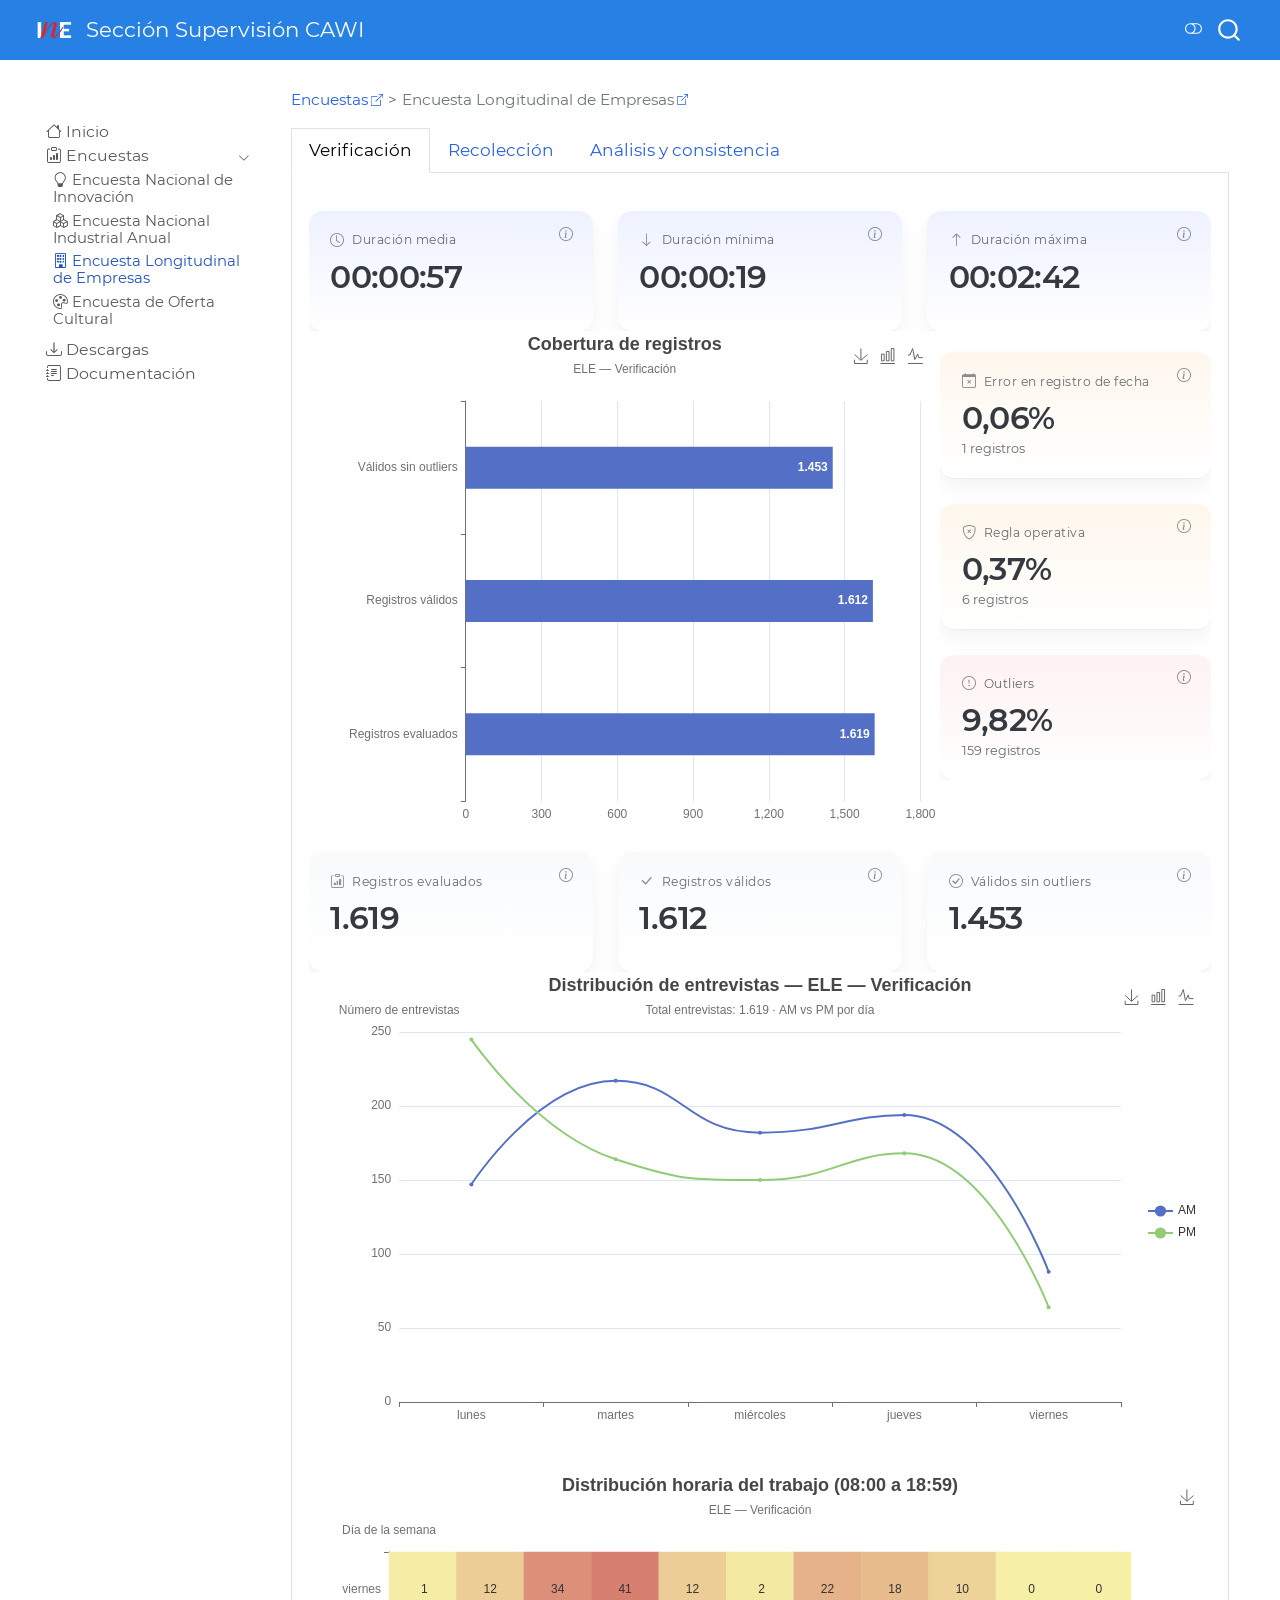
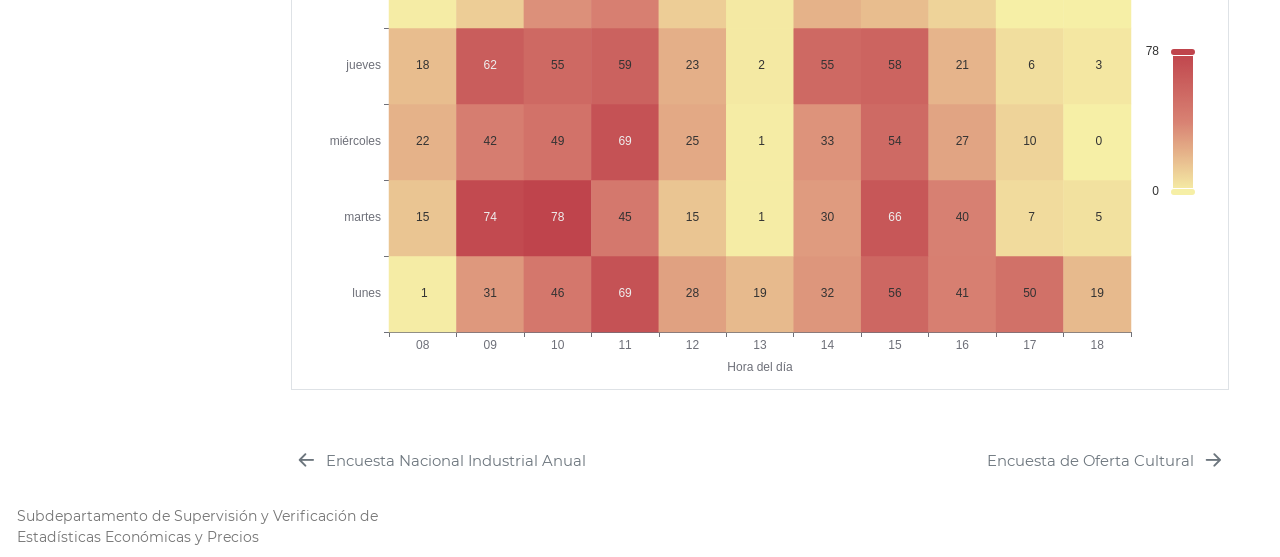
<file: docs/ELE.html>
<!DOCTYPE html>
<html xmlns="http://www.w3.org/1999/xhtml" lang="es" xml:lang="es"><head>

<meta charset="utf-8">
<meta name="generator" content="quarto-1.6.39">

<meta name="viewport" content="width=device-width, initial-scale=1.0, user-scalable=yes">


<title>ele – Sección Supervisión CAWI</title>
<style>
code{white-space: pre-wrap;}
span.smallcaps{font-variant: small-caps;}
div.columns{display: flex; gap: min(4vw, 1.5em);}
div.column{flex: auto; overflow-x: auto;}
div.hanging-indent{margin-left: 1.5em; text-indent: -1.5em;}
ul.task-list{list-style: none;}
ul.task-list li input[type="checkbox"] {
  width: 0.8em;
  margin: 0 0.8em 0.2em -1em; /* quarto-specific, see https://github.com/quarto-dev/quarto-cli/issues/4556 */ 
  vertical-align: middle;
}
</style>


<script src="site_libs/quarto-nav/quarto-nav.js"></script>
<script src="site_libs/clipboard/clipboard.min.js"></script>
<script src="site_libs/quarto-search/autocomplete.umd.js"></script>
<script src="site_libs/quarto-search/fuse.min.js"></script>
<script src="site_libs/quarto-search/quarto-search.js"></script>
<meta name="quarto:offset" content="./">
<link href="./EOC.html" rel="next">
<link href="./ENIA.html" rel="prev">
<link href="./assets/images/logo_ine.png" rel="icon" type="image/png">
<script src="site_libs/quarto-html/quarto.js"></script>
<script src="site_libs/quarto-html/popper.min.js"></script>
<script src="site_libs/quarto-html/tippy.umd.min.js"></script>
<script src="site_libs/quarto-html/anchor.min.js"></script>
<link href="site_libs/quarto-html/tippy.css" rel="stylesheet">
<link href="site_libs/quarto-html/quarto-syntax-highlighting-e26003cea8cd680ca0c55a263523d882.css" rel="stylesheet" class="quarto-color-scheme" id="quarto-text-highlighting-styles">
<link href="site_libs/quarto-html/quarto-syntax-highlighting-dark-d166b450ba5a8e9f7a0ab969bf6592c1.css" rel="prefetch" class="quarto-color-scheme quarto-color-alternate" id="quarto-text-highlighting-styles">
<script src="site_libs/bootstrap/bootstrap.min.js"></script>
<link href="site_libs/bootstrap/bootstrap-icons.css" rel="stylesheet">
<link href="site_libs/bootstrap/bootstrap-e907b9c21eb13761600435f52035fc7f.min.css" rel="stylesheet" append-hash="true" class="quarto-color-scheme" id="quarto-bootstrap" data-mode="light">
<link href="site_libs/bootstrap/bootstrap-dark-39b8b5c43dd62313de44d665691aa5c6.min.css" rel="prefetch" append-hash="true" class="quarto-color-scheme quarto-color-alternate" id="quarto-bootstrap" data-mode="dark">
<script id="quarto-search-options" type="application/json">{
  "location": "navbar",
  "copy-button": false,
  "collapse-after": 3,
  "panel-placement": "end",
  "type": "overlay",
  "limit": 50,
  "keyboard-shortcut": [
    "f",
    "/",
    "s"
  ],
  "show-item-context": false,
  "language": {
    "search-no-results-text": "Sin resultados",
    "search-matching-documents-text": "documentos encontrados",
    "search-copy-link-title": "Copiar el enlace en la búsqueda",
    "search-hide-matches-text": "Ocultar resultados adicionales",
    "search-more-match-text": "resultado adicional en este documento",
    "search-more-matches-text": "resultados adicionales en este documento",
    "search-clear-button-title": "Borrar",
    "search-text-placeholder": "",
    "search-detached-cancel-button-title": "Cancelar",
    "search-submit-button-title": "Enviar",
    "search-label": "Buscar"
  }
}</script>
<style>html{ scroll-behavior: smooth; }</style>
<link href="site_libs/htmltools-fill-0.5.8.1/fill.css" rel="stylesheet">

<script src="site_libs/htmlwidgets-1.6.4/htmlwidgets.js"></script>

<script src="site_libs/echarts4r-4.8.0/echarts-en.min.js"></script>

<script src="site_libs/echarts4r-4.8.0/ecStat.min.js"></script>

<script src="site_libs/echarts4r-4.8.0/dataTool.min.js"></script>

<script src="site_libs/echarts4r-binding-0.4.6/echarts4r.js"></script>



<link rel="stylesheet" href="styles.css">
<link rel="stylesheet" href="https://cdn.jsdelivr.net/npm/bootstrap-icons@1.11.3/font/bootstrap-icons.css">
</head>

<body class="nav-sidebar floating nav-fixed fullcontent">

<div id="quarto-search-results"></div>
  <header id="quarto-header" class="headroom fixed-top">
    <nav class="navbar navbar-expand-lg " data-bs-theme="dark">
      <div class="navbar-container container-fluid">
      <div class="navbar-brand-container mx-auto">
    <a href="./index.html" class="navbar-brand navbar-brand-logo">
    <img src="./assets/images/LOGO INE.png" alt="" class="navbar-logo">
    </a>
    <a class="navbar-brand" href="./index.html">
    <span class="navbar-title">Sección Supervisión CAWI</span>
    </a>
  </div>
        <div class="quarto-navbar-tools tools-end">
  <a href="" class="quarto-color-scheme-toggle quarto-navigation-tool  px-1" onclick="window.quartoToggleColorScheme(); return false;" title="Alternar modo oscuro"><i class="bi"></i></a>
</div>
          <div id="quarto-search" class="" title="Buscar"></div>
      </div> <!-- /container-fluid -->
    </nav>
  <nav class="quarto-secondary-nav">
    <div class="container-fluid d-flex">
      <button type="button" class="quarto-btn-toggle btn" data-bs-toggle="collapse" role="button" data-bs-target=".quarto-sidebar-collapse-item" aria-controls="quarto-sidebar" aria-expanded="false" aria-label="Alternar barra lateral" onclick="if (window.quartoToggleHeadroom) { window.quartoToggleHeadroom(); }">
        <i class="bi bi-layout-text-sidebar-reverse"></i>
      </button>
        <nav class="quarto-page-breadcrumbs" aria-label="breadcrumb"><ol class="breadcrumb"><li class="breadcrumb-item"><a href="./ENI.html">Encuestas</a></li><li class="breadcrumb-item"><a href="./ELE.html">Encuesta Longitudinal de Empresas</a></li></ol></nav>
        <a class="flex-grow-1" role="navigation" data-bs-toggle="collapse" data-bs-target=".quarto-sidebar-collapse-item" aria-controls="quarto-sidebar" aria-expanded="false" aria-label="Alternar barra lateral" onclick="if (window.quartoToggleHeadroom) { window.quartoToggleHeadroom(); }">      
        </a>
      <button type="button" class="btn quarto-search-button" aria-label="Buscar" onclick="window.quartoOpenSearch();">
        <i class="bi bi-search"></i>
      </button>
    </div>
  </nav>
</header>
<!-- content -->
<div id="quarto-content" class="quarto-container page-columns page-rows-contents page-layout-article page-navbar">
<!-- sidebar -->
  <nav id="quarto-sidebar" class="sidebar collapse collapse-horizontal quarto-sidebar-collapse-item sidebar-navigation floating overflow-auto">
        <div class="mt-2 flex-shrink-0 align-items-center">
        <div class="sidebar-search">
        <div id="quarto-search" class="" title="Buscar"></div>
        </div>
        </div>
    <div class="sidebar-menu-container"> 
    <ul class="list-unstyled mt-1">
        <li class="sidebar-item">
  <div class="sidebar-item-container"> 
  <a href="./index.html" class="sidebar-item-text sidebar-link"><i class="bi bi-house" role="img">
</i> 
 <span class="menu-text">Inicio</span></a>
  </div>
</li>
        <li class="sidebar-item sidebar-item-section">
      <div class="sidebar-item-container"> 
            <a class="sidebar-item-text sidebar-link text-start" data-bs-toggle="collapse" data-bs-target="#quarto-sidebar-section-1" role="navigation" aria-expanded="true"><i class="bi bi-clipboard-data" role="img">
</i> 
 <span class="menu-text">Encuestas</span></a>
          <a class="sidebar-item-toggle text-start" data-bs-toggle="collapse" data-bs-target="#quarto-sidebar-section-1" role="navigation" aria-expanded="true" aria-label="Alternar sección">
            <i class="bi bi-chevron-right ms-2"></i>
          </a> 
      </div>
      <ul id="quarto-sidebar-section-1" class="collapse list-unstyled sidebar-section depth1 show">  
          <li class="sidebar-item">
  <div class="sidebar-item-container"> 
  <a href="./ENI.html" class="sidebar-item-text sidebar-link"><i class="bi bi-bi bi-lightbulb" role="img">
</i> 
 <span class="menu-text">Encuesta Nacional de Innovación</span></a>
  </div>
</li>
          <li class="sidebar-item">
  <div class="sidebar-item-container"> 
  <a href="./ENIA.html" class="sidebar-item-text sidebar-link"><i class="bi bi-bi bi-boxes" role="img">
</i> 
 <span class="menu-text">Encuesta Nacional Industrial Anual</span></a>
  </div>
</li>
          <li class="sidebar-item">
  <div class="sidebar-item-container"> 
  <a href="./ELE.html" class="sidebar-item-text sidebar-link active"><i class="bi bi-bi bi-building" role="img">
</i> 
 <span class="menu-text">Encuesta Longitudinal de Empresas</span></a>
  </div>
</li>
          <li class="sidebar-item">
  <div class="sidebar-item-container"> 
  <a href="./EOC.html" class="sidebar-item-text sidebar-link"><i class="bi bi-bi bi-palette" role="img">
</i> 
 <span class="menu-text">Encuesta de Oferta Cultural</span></a>
  </div>
</li>
      </ul>
  </li>
        <li class="sidebar-item">
  <div class="sidebar-item-container"> 
  <a href="./descargas.html" class="sidebar-item-text sidebar-link"><i class="bi bi-download" role="img">
</i> 
 <span class="menu-text">Descargas</span></a>
  </div>
</li>
        <li class="sidebar-item">
  <div class="sidebar-item-container"> 
  <a href="./metodologia.html" class="sidebar-item-text sidebar-link"><i class="bi bi-bi bi-journal-text" role="img">
</i> 
 <span class="menu-text">Documentación</span></a>
  </div>
</li>
    </ul>
    </div>
</nav>
<div id="quarto-sidebar-glass" class="quarto-sidebar-collapse-item" data-bs-toggle="collapse" data-bs-target=".quarto-sidebar-collapse-item"></div>
<!-- margin-sidebar -->
    
<!-- main -->
<main class="content" id="quarto-document-content"><header id="title-block-header" class="quarto-title-block"><nav class="quarto-page-breadcrumbs quarto-title-breadcrumbs d-none d-lg-block" aria-label="breadcrumb"><ol class="breadcrumb"><li class="breadcrumb-item"><a href="./ENI.html">Encuestas</a></li><li class="breadcrumb-item"><a href="./ELE.html">Encuesta Longitudinal de Empresas</a></li></ol></nav></header>




<div class="tabset-margin-container"></div><div class="panel-tabset">
<ul class="nav nav-tabs" role="tablist"><li class="nav-item" role="presentation"><a class="nav-link active" id="tabset-1-1-tab" data-bs-toggle="tab" data-bs-target="#tabset-1-1" role="tab" aria-controls="tabset-1-1" aria-selected="true" aria-current="page">Verificación</a></li><li class="nav-item" role="presentation"><a class="nav-link" id="tabset-1-2-tab" data-bs-toggle="tab" data-bs-target="#tabset-1-2" role="tab" aria-controls="tabset-1-2" aria-selected="false">Recolección</a></li><li class="nav-item" role="presentation"><a class="nav-link" id="tabset-1-3-tab" data-bs-toggle="tab" data-bs-target="#tabset-1-3" role="tab" aria-controls="tabset-1-3" aria-selected="false">Análisis y consistencia</a></li></ul>
<div class="tab-content">
<div id="tabset-1-1" class="tab-pane active" role="tabpanel" aria-labelledby="tabset-1-1-tab">
<div class="cell">
<div class="cell-output-display">
<div class="kpi-grid">
<div class="kpi-card time neutral">
<div class="kpi-head">
<i class="bi bi-clock"></i>
<span>Duración media</span>
<details class="kpi-help">
<summary title="Ver definición metodológica">
<i class="bi bi-info-circle"></i>
</summary>
<div class="kpi-help-text">Promedio del tiempo de respuesta calculado sobre registros válidos sin outliers.</div>
</details>
</div>
<div class="kpi-main">
<span class="kpi-value">00:00:57</span>
</div>
</div>
<div class="kpi-card time neutral">
<div class="kpi-head">
<i class="bi bi-arrow-down"></i>
<span>Duración mínima</span>
<details class="kpi-help">
<summary title="Ver definición metodológica">
<i class="bi bi-info-circle"></i>
</summary>
<div class="kpi-help-text">Menor tiempo de respuesta observado entre los registros válidos sin outliers.</div>
</details>
</div>
<div class="kpi-main">
<span class="kpi-value">00:00:19</span>
</div>
</div>
<div class="kpi-card time neutral">
<div class="kpi-head">
<i class="bi bi-arrow-up"></i>
<span>Duración máxima</span>
<details class="kpi-help">
<summary title="Ver definición metodológica">
<i class="bi bi-info-circle"></i>
</summary>
<div class="kpi-help-text">Mayor tiempo de respuesta observado entre los registros válidos sin outliers.</div>
</details>
</div>
<div class="kpi-main">
<span class="kpi-value">00:02:42</span>
</div>
</div>
</div>
</div>
</div>
<div class="columns">
<div class="column" style="width:70%;">
<div class="cell">
<div class="cell-output-display">
<div class="echarts4r html-widget html-fill-item" id="htmlwidget-daffd041c0d68eefb4be" style="width:100%;height:500px;"></div>
<script type="application/json" data-for="htmlwidget-daffd041c0d68eefb4be">{"x":{"theme":"","tl":false,"draw":true,"renderer":"canvas","events":[],"buttons":[],"opts":{"xAxis":[{"show":true}],"yAxis":[{"data":["Registros evaluados","Registros válidos","Válidos sin outliers"],"type":"category","boundaryGap":true}],"legend":{"data":["n"],"show":false,"type":"plain"},"series":[{"data":[{"value":["1619","Registros evaluados"]},{"value":["1612","Registros válidos"]},{"value":["1453","Válidos sin outliers"]}],"name":"n","type":"bar","yAxisIndex":0,"xAxisIndex":0,"coordinateSystem":"cartesian2d","barMaxWidth":42,"itemStyle":"\n        function(params){\n          return { color: params.data.color };\n        }\n      ","label":{"show":true,"position":"insideRight","color":"#FFFFFF","fontWeight":"bold","formatter":"\n          function(params){\n            var v = params.value;\n            if (Array.isArray(v)) v = v[0];\n            if (typeof v === 'string')\n              v = Number(v.replace(/\\./g,'').replace(',','.'));\n            return v\n              .toFixed(0)\n              .replace(/\\B(?=(\\d{3})+(?!\\d))/g, '.');\n          }\n        "}}],"tooltip":{"trigger":"axis","axisPointer":{"type":"shadow"},"formatter":"\n        function(params){\n          var p = params[0];\n          var v = p.value;\n          if (Array.isArray(v)) v = v[0];\n          if (typeof v === 'string')\n            v = Number(v.replace(/\\./g,'').replace(',','.'));\n          return '<b>' + p.axisValue + '<\/b><br>' +\n                 v.toLocaleString('es-CL');\n        }\n      "},"title":[{"left":"center","text":"Cobertura de registros","subtext":"ELE — Verificación"}],"grid":[{"left":40,"right":20,"top":70,"bottom":10,"containLabel":true}],"toolbox":{"show":true,"orient":"horizontal","right":10,"top":10,"feature":{"saveAsImage":[],"magicType":{"type":["bar","line"]}}},"animation":true,"animationDuration":900,"animationEasing":"cubicOut"},"dispose":true},"evals":["opts.series.0.itemStyle","opts.series.0.label.formatter","opts.tooltip.formatter"],"jsHooks":[]}</script>
</div>
</div>
</div><div class="column" style="width:30%;">
<div class="cell">
<div class="cell-output-display">
<div class="kpi-grid">
<div class="kpi-card risk warn">
<div class="kpi-head">
<i class="bi bi-calendar-x"></i>
<span>Error en registro de fecha</span>
<details class="kpi-help">
<summary title="Ver definición metodológica">
<i class="bi bi-info-circle"></i>
</summary>
<div class="kpi-help-text">Porcentaje de registros con inconsistencias temporales, definidas como fechas u horas faltantes o duraciones negativas entre inicio y término.</div>
</details>
</div>
<div class="kpi-main">
<span class="kpi-value">0,06%</span>
</div>
<div class="kpi-sub">1 registros</div>
</div>
<div class="kpi-card risk warn">
<div class="kpi-head">
<i class="bi bi-shield-x"></i>
<span>Regla operativa</span>
<details class="kpi-help">
<summary title="Ver definición metodológica">
<i class="bi bi-info-circle"></i>
</summary>
<div class="kpi-help-text">Porcentaje de registros cuya duración incumple los umbrales mínimos o máximos definidos por encuesta y etapa.</div>
</details>
</div>
<div class="kpi-main">
<span class="kpi-value">0,37%</span>
</div>
<div class="kpi-sub">6 registros</div>
</div>
<div class="kpi-card risk bad">
<div class="kpi-head">
<i class="bi bi-exclamation-circle"></i>
<span>Outliers</span>
<details class="kpi-help">
<summary title="Ver definición metodológica">
<i class="bi bi-info-circle"></i>
</summary>
<div class="kpi-help-text">Porcentaje de registros con duraciones atípicas identificadas mediante criterios estadísticos (IQR de Tukey y Z-MAD).</div>
</details>
</div>
<div class="kpi-main">
<span class="kpi-value">9,82%</span>
</div>
<div class="kpi-sub">159 registros</div>
</div>
</div>
</div>
</div>
</div>
</div>
<div class="cell">
<div class="cell-output-display">
<div class="kpi-grid">
<div class="kpi-card neutral neutral">
<div class="kpi-head">
<i class="bi bi-clipboard-data"></i>
<span>Registros evaluados</span>
<details class="kpi-help">
<summary title="Ver definición metodológica">
<i class="bi bi-info-circle"></i>
</summary>
<div class="kpi-help-text">Total de registros procesados en la etapa considerada.</div>
</details>
</div>
<div class="kpi-main">
<span class="kpi-value">1.619</span>
</div>
</div>
<div class="kpi-card neutral neutral">
<div class="kpi-head">
<i class="bi bi-check-lg"></i>
<span>Registros válidos</span>
<details class="kpi-help">
<summary title="Ver definición metodológica">
<i class="bi bi-info-circle"></i>
</summary>
<div class="kpi-help-text">Número de registros cuya duración cumple las reglas operativas definidas.</div>
</details>
</div>
<div class="kpi-main">
<span class="kpi-value">1.612</span>
</div>
</div>
<div class="kpi-card neutral neutral">
<div class="kpi-head">
<i class="bi bi-check-circle"></i>
<span>Válidos sin outliers</span>
<details class="kpi-help">
<summary title="Ver definición metodológica">
<i class="bi bi-info-circle"></i>
</summary>
<div class="kpi-help-text">Registros válidos que no presentan valores atípicos y que conforman la base final para el análisis.</div>
</details>
</div>
<div class="kpi-main">
<span class="kpi-value">1.453</span>
</div>
</div>
</div>
</div>
</div>
<div class="cell">
<div class="cell-output-display">
<div class="echarts4r html-widget html-fill-item" id="htmlwidget-0685222bb111df111b5d" style="width:100%;height:500px;"></div>
<script type="application/json" data-for="htmlwidget-0685222bb111df111b5d">{"x":{"theme":"","tl":false,"draw":true,"renderer":"canvas","events":[],"buttons":[],"opts":{"yAxis":[{"show":true,"name":"Número de entrevistas"}],"xAxis":[{"data":["lunes","martes","miércoles","jueves","viernes"],"type":"category","boundaryGap":true}],"legend":{"data":["AM","PM"],"show":true,"type":"plain","orient":"vertical","right":10,"top":"middle"},"series":[{"data":[{"value":["lunes","147"]},{"value":["martes","217"]},{"value":["miércoles","182"]},{"value":["jueves","194"]},{"value":["viernes"," 88"]}],"yAxisIndex":0,"xAxisIndex":0,"name":"AM","type":"line","coordinateSystem":"cartesian2d","smooth":true,"symbol":"circle"},{"data":[{"value":["lunes","245"]},{"value":["martes","164"]},{"value":["miércoles","150"]},{"value":["jueves","168"]},{"value":["viernes"," 64"]}],"yAxisIndex":0,"xAxisIndex":0,"name":"PM","type":"line","coordinateSystem":"cartesian2d","smooth":true,"symbol":"circle"}],"tooltip":{"trigger":"axis"},"title":[{"left":"center","text":"Distribución de entrevistas — ELE — Verificación","subtext":"Total entrevistas: 1.619 · AM vs PM por día"}],"toolbox":{"show":true,"orient":"horizontal","right":10,"top":10,"feature":{"saveAsImage":[],"magicType":{"type":["bar","line"]}}},"animation":true,"animationDuration":900,"animationEasing":"cubicOut"},"dispose":true},"evals":[],"jsHooks":[]}</script>
</div>
</div>
<div class="cell">
<div class="cell-output-display">
<div class="echarts4r html-widget html-fill-item" id="htmlwidget-d3d61e539e1ccd7d4f70" style="width:100%;height:500px;"></div>
<script type="application/json" data-for="htmlwidget-d3d61e539e1ccd7d4f70">{"x":{"theme":"","tl":false,"draw":true,"renderer":"canvas","events":[],"buttons":[],"opts":{"yAxis":[{"data":["lunes","martes","miércoles","jueves","viernes"],"name":"Día de la semana"}],"xAxis":[{"data":["08","09","10","11","12","13","14","15","16","17","18"],"type":"category","name":"Hora del día","nameLocation":"middle","nameGap":30}],"series":[{"data":[{"value":["08","lunes"," 1"]},{"value":["09","lunes","31"]},{"value":["10","lunes","46"]},{"value":["11","lunes","69"]},{"value":["12","lunes","28"]},{"value":["13","lunes","19"]},{"value":["14","lunes","32"]},{"value":["15","lunes","56"]},{"value":["16","lunes","41"]},{"value":["17","lunes","50"]},{"value":["18","lunes","19"]},{"value":["08","martes","15"]},{"value":["09","martes","74"]},{"value":["10","martes","78"]},{"value":["11","martes","45"]},{"value":["12","martes","15"]},{"value":["13","martes"," 1"]},{"value":["14","martes","30"]},{"value":["15","martes","66"]},{"value":["16","martes","40"]},{"value":["17","martes"," 7"]},{"value":["18","martes"," 5"]},{"value":["08","miércoles","22"]},{"value":["09","miércoles","42"]},{"value":["10","miércoles","49"]},{"value":["11","miércoles","69"]},{"value":["12","miércoles","25"]},{"value":["13","miércoles"," 1"]},{"value":["14","miércoles","33"]},{"value":["15","miércoles","54"]},{"value":["16","miércoles","27"]},{"value":["17","miércoles","10"]},{"value":["18","miércoles"," 0"]},{"value":["08","jueves","18"]},{"value":["09","jueves","62"]},{"value":["10","jueves","55"]},{"value":["11","jueves","59"]},{"value":["12","jueves","23"]},{"value":["13","jueves"," 2"]},{"value":["14","jueves","55"]},{"value":["15","jueves","58"]},{"value":["16","jueves","21"]},{"value":["17","jueves"," 6"]},{"value":["18","jueves"," 3"]},{"value":["08","viernes"," 1"]},{"value":["09","viernes","12"]},{"value":["10","viernes","34"]},{"value":["11","viernes","41"]},{"value":["12","viernes","12"]},{"value":["13","viernes"," 2"]},{"value":["14","viernes","22"]},{"value":["15","viernes","18"]},{"value":["16","viernes","10"]},{"value":["17","viernes"," 0"]},{"value":["18","viernes"," 0"]}],"name":null,"type":"heatmap","coordinateSystem":"cartesian2d","label":{"show":true,"formatter":"\n          function(params){\n            return params.value[2] === 0 ? '' : params.value[2];\n          }\n        "}}],"visualMap":[{"orient":"vertical","right":10,"top":"middle","calculable":true,"type":"continuous","min":0,"max":78}],"title":[{"left":"center","text":"Distribución horaria del trabajo (08:00 a 18:59)","subtext":"ELE — Verificación"}],"tooltip":{"trigger":"item","formatter":"\n        function (params) {\n          var hora = params.value[0];\n          var dia  = params.value[1];\n          var val  = params.value[2];\n\n          if (val === 0) return '';\n\n          return (\n            '<b>' + dia + '<\/b><br/>' +\n            'Hora: ' + hora + ':00 a ' + hora + ':59<br/>' +\n            'Supervisiones: ' + val\n          );\n        }\n      "},"grid":[{"left":80,"right":80,"top":80,"bottom":40}],"toolbox":{"show":true,"orient":"horizontal","right":10,"top":10,"feature":{"saveAsImage":[]}}},"dispose":true},"evals":["opts.series.0.label.formatter","opts.tooltip.formatter"],"jsHooks":[]}</script>
</div>
</div>
</div>
<div id="tabset-1-2" class="tab-pane" role="tabpanel" aria-labelledby="tabset-1-2-tab">
<div class="cell">
<div class="cell-output-display">
<div class="kpi-empty">
           <strong>No hay información para mostrar</strong><br>
           La combinación seleccionada no registra datos.
         </div>
</div>
</div>
<div class="columns">
<div class="column" style="width:70%;">
<div class="cell">
<div class="cell-output-display">

</div>
</div>
</div><div class="column" style="width:30%;">
<div class="cell">
<div class="cell-output-display">
<div class="kpi-empty">
           <strong>No hay información para mostrar</strong><br>
           La combinación seleccionada no registra datos.
         </div>
</div>
</div>
</div>
</div>
<div class="cell">
<div class="cell-output-display">
<div class="kpi-empty">
           <strong>No hay información para mostrar</strong><br>
           La combinación seleccionada no registra datos.
         </div>
</div>
</div>
<div class="cell">
<div class="cell-output-display">

</div>
</div>
<div class="cell">
<div class="cell-output-display">

</div>
</div>
</div>
<div id="tabset-1-3" class="tab-pane" role="tabpanel" aria-labelledby="tabset-1-3-tab">
<div class="cell">
<div class="cell-output-display">
<div class="kpi-empty">
           <strong>No hay información para mostrar</strong><br>
           La combinación seleccionada no registra datos.
         </div>
</div>
</div>
<div class="columns">
<div class="column" style="width:70%;">
<div class="cell">
<div class="cell-output-display">

</div>
</div>
</div><div class="column" style="width:30%;">
<div class="cell">
<div class="cell-output-display">
<div class="kpi-empty">
           <strong>No hay información para mostrar</strong><br>
           La combinación seleccionada no registra datos.
         </div>
</div>
</div>
</div>
</div>
<div class="cell">
<div class="cell-output-display">
<div class="kpi-empty">
           <strong>No hay información para mostrar</strong><br>
           La combinación seleccionada no registra datos.
         </div>
</div>
</div>
<div class="cell">
<div class="cell-output-display">

</div>
</div>
<div class="cell">
<div class="cell-output-display">

</div>
</div>
</div>
</div>
</div>



</main> <!-- /main -->
<script id="quarto-html-after-body" type="application/javascript">
window.document.addEventListener("DOMContentLoaded", function (event) {
  const toggleBodyColorMode = (bsSheetEl) => {
    const mode = bsSheetEl.getAttribute("data-mode");
    const bodyEl = window.document.querySelector("body");
    if (mode === "dark") {
      bodyEl.classList.add("quarto-dark");
      bodyEl.classList.remove("quarto-light");
    } else {
      bodyEl.classList.add("quarto-light");
      bodyEl.classList.remove("quarto-dark");
    }
  }
  const toggleBodyColorPrimary = () => {
    const bsSheetEl = window.document.querySelector("link#quarto-bootstrap");
    if (bsSheetEl) {
      toggleBodyColorMode(bsSheetEl);
    }
  }
  toggleBodyColorPrimary();  
  const disableStylesheet = (stylesheets) => {
    for (let i=0; i < stylesheets.length; i++) {
      const stylesheet = stylesheets[i];
      stylesheet.rel = 'prefetch';
    }
  }
  const enableStylesheet = (stylesheets) => {
    for (let i=0; i < stylesheets.length; i++) {
      const stylesheet = stylesheets[i];
      stylesheet.rel = 'stylesheet';
    }
  }
  const manageTransitions = (selector, allowTransitions) => {
    const els = window.document.querySelectorAll(selector);
    for (let i=0; i < els.length; i++) {
      const el = els[i];
      if (allowTransitions) {
        el.classList.remove('notransition');
      } else {
        el.classList.add('notransition');
      }
    }
  }
  const toggleGiscusIfUsed = (isAlternate, darkModeDefault) => {
    const baseTheme = document.querySelector('#giscus-base-theme')?.value ?? 'light';
    const alternateTheme = document.querySelector('#giscus-alt-theme')?.value ?? 'dark';
    let newTheme = '';
    if(darkModeDefault) {
      newTheme = isAlternate ? baseTheme : alternateTheme;
    } else {
      newTheme = isAlternate ? alternateTheme : baseTheme;
    }
    const changeGiscusTheme = () => {
      // From: https://github.com/giscus/giscus/issues/336
      const sendMessage = (message) => {
        const iframe = document.querySelector('iframe.giscus-frame');
        if (!iframe) return;
        iframe.contentWindow.postMessage({ giscus: message }, 'https://giscus.app');
      }
      sendMessage({
        setConfig: {
          theme: newTheme
        }
      });
    }
    const isGiscussLoaded = window.document.querySelector('iframe.giscus-frame') !== null;
    if (isGiscussLoaded) {
      changeGiscusTheme();
    }
  }
  const toggleColorMode = (alternate) => {
    // Switch the stylesheets
    const alternateStylesheets = window.document.querySelectorAll('link.quarto-color-scheme.quarto-color-alternate');
    manageTransitions('#quarto-margin-sidebar .nav-link', false);
    if (alternate) {
      enableStylesheet(alternateStylesheets);
      for (const sheetNode of alternateStylesheets) {
        if (sheetNode.id === "quarto-bootstrap") {
          toggleBodyColorMode(sheetNode);
        }
      }
    } else {
      disableStylesheet(alternateStylesheets);
      toggleBodyColorPrimary();
    }
    manageTransitions('#quarto-margin-sidebar .nav-link', true);
    // Switch the toggles
    const toggles = window.document.querySelectorAll('.quarto-color-scheme-toggle');
    for (let i=0; i < toggles.length; i++) {
      const toggle = toggles[i];
      if (toggle) {
        if (alternate) {
          toggle.classList.add("alternate");     
        } else {
          toggle.classList.remove("alternate");
        }
      }
    }
    // Hack to workaround the fact that safari doesn't
    // properly recolor the scrollbar when toggling (#1455)
    if (navigator.userAgent.indexOf('Safari') > 0 && navigator.userAgent.indexOf('Chrome') == -1) {
      manageTransitions("body", false);
      window.scrollTo(0, 1);
      setTimeout(() => {
        window.scrollTo(0, 0);
        manageTransitions("body", true);
      }, 40);  
    }
  }
  const isFileUrl = () => { 
    return window.location.protocol === 'file:';
  }
  const hasAlternateSentinel = () => {  
    let styleSentinel = getColorSchemeSentinel();
    if (styleSentinel !== null) {
      return styleSentinel === "alternate";
    } else {
      return false;
    }
  }
  const setStyleSentinel = (alternate) => {
    const value = alternate ? "alternate" : "default";
    if (!isFileUrl()) {
      window.localStorage.setItem("quarto-color-scheme", value);
    } else {
      localAlternateSentinel = value;
    }
  }
  const getColorSchemeSentinel = () => {
    if (!isFileUrl()) {
      const storageValue = window.localStorage.getItem("quarto-color-scheme");
      return storageValue != null ? storageValue : localAlternateSentinel;
    } else {
      return localAlternateSentinel;
    }
  }
  const darkModeDefault = false;
  let localAlternateSentinel = darkModeDefault ? 'alternate' : 'default';
  // Dark / light mode switch
  window.quartoToggleColorScheme = () => {
    // Read the current dark / light value 
    let toAlternate = !hasAlternateSentinel();
    toggleColorMode(toAlternate);
    setStyleSentinel(toAlternate);
    toggleGiscusIfUsed(toAlternate, darkModeDefault);
  };
  // Ensure there is a toggle, if there isn't float one in the top right
  if (window.document.querySelector('.quarto-color-scheme-toggle') === null) {
    const a = window.document.createElement('a');
    a.classList.add('top-right');
    a.classList.add('quarto-color-scheme-toggle');
    a.href = "";
    a.onclick = function() { try { window.quartoToggleColorScheme(); } catch {} return false; };
    const i = window.document.createElement("i");
    i.classList.add('bi');
    a.appendChild(i);
    window.document.body.appendChild(a);
  }
  // Switch to dark mode if need be
  if (hasAlternateSentinel()) {
    toggleColorMode(true);
  } else {
    toggleColorMode(false);
  }
  const icon = "";
  const anchorJS = new window.AnchorJS();
  anchorJS.options = {
    placement: 'right',
    icon: icon
  };
  anchorJS.add('.anchored');
    var localhostRegex = new RegExp(/^(?:http|https):\/\/localhost\:?[0-9]*\//);
    var mailtoRegex = new RegExp(/^mailto:/);
      var filterRegex = new RegExp("https:\/\/ftorov\.github\.io\/dashboard_SV");
    var isInternal = (href) => {
        return filterRegex.test(href) || localhostRegex.test(href) || mailtoRegex.test(href);
    }
    // Inspect non-navigation links and adorn them if external
 	var links = window.document.querySelectorAll('a[href]:not(.nav-link):not(.navbar-brand):not(.toc-action):not(.sidebar-link):not(.sidebar-item-toggle):not(.pagination-link):not(.no-external):not([aria-hidden]):not(.dropdown-item):not(.quarto-navigation-tool):not(.about-link)');
    for (var i=0; i<links.length; i++) {
      const link = links[i];
      if (!isInternal(link.href)) {
        // undo the damage that might have been done by quarto-nav.js in the case of
        // links that we want to consider external
        if (link.dataset.originalHref !== undefined) {
          link.href = link.dataset.originalHref;
        }
          // target, if specified
          link.setAttribute("target", "_blank");
          if (link.getAttribute("rel") === null) {
            link.setAttribute("rel", "noopener");
          }
          // default icon
          link.classList.add("external");
      }
    }
  function tippyHover(el, contentFn, onTriggerFn, onUntriggerFn) {
    const config = {
      allowHTML: true,
      maxWidth: 500,
      delay: 100,
      arrow: false,
      appendTo: function(el) {
          return el.parentElement;
      },
      interactive: true,
      interactiveBorder: 10,
      theme: 'quarto',
      placement: 'bottom-start',
    };
    if (contentFn) {
      config.content = contentFn;
    }
    if (onTriggerFn) {
      config.onTrigger = onTriggerFn;
    }
    if (onUntriggerFn) {
      config.onUntrigger = onUntriggerFn;
    }
    window.tippy(el, config); 
  }
  const noterefs = window.document.querySelectorAll('a[role="doc-noteref"]');
  for (var i=0; i<noterefs.length; i++) {
    const ref = noterefs[i];
    tippyHover(ref, function() {
      // use id or data attribute instead here
      let href = ref.getAttribute('data-footnote-href') || ref.getAttribute('href');
      try { href = new URL(href).hash; } catch {}
      const id = href.replace(/^#\/?/, "");
      const note = window.document.getElementById(id);
      if (note) {
        return note.innerHTML;
      } else {
        return "";
      }
    });
  }
  const xrefs = window.document.querySelectorAll('a.quarto-xref');
  const processXRef = (id, note) => {
    // Strip column container classes
    const stripColumnClz = (el) => {
      el.classList.remove("page-full", "page-columns");
      if (el.children) {
        for (const child of el.children) {
          stripColumnClz(child);
        }
      }
    }
    stripColumnClz(note)
    if (id === null || id.startsWith('sec-')) {
      // Special case sections, only their first couple elements
      const container = document.createElement("div");
      if (note.children && note.children.length > 2) {
        container.appendChild(note.children[0].cloneNode(true));
        for (let i = 1; i < note.children.length; i++) {
          const child = note.children[i];
          if (child.tagName === "P" && child.innerText === "") {
            continue;
          } else {
            container.appendChild(child.cloneNode(true));
            break;
          }
        }
        if (window.Quarto?.typesetMath) {
          window.Quarto.typesetMath(container);
        }
        return container.innerHTML
      } else {
        if (window.Quarto?.typesetMath) {
          window.Quarto.typesetMath(note);
        }
        return note.innerHTML;
      }
    } else {
      // Remove any anchor links if they are present
      const anchorLink = note.querySelector('a.anchorjs-link');
      if (anchorLink) {
        anchorLink.remove();
      }
      if (window.Quarto?.typesetMath) {
        window.Quarto.typesetMath(note);
      }
      if (note.classList.contains("callout")) {
        return note.outerHTML;
      } else {
        return note.innerHTML;
      }
    }
  }
  for (var i=0; i<xrefs.length; i++) {
    const xref = xrefs[i];
    tippyHover(xref, undefined, function(instance) {
      instance.disable();
      let url = xref.getAttribute('href');
      let hash = undefined; 
      if (url.startsWith('#')) {
        hash = url;
      } else {
        try { hash = new URL(url).hash; } catch {}
      }
      if (hash) {
        const id = hash.replace(/^#\/?/, "");
        const note = window.document.getElementById(id);
        if (note !== null) {
          try {
            const html = processXRef(id, note.cloneNode(true));
            instance.setContent(html);
          } finally {
            instance.enable();
            instance.show();
          }
        } else {
          // See if we can fetch this
          fetch(url.split('#')[0])
          .then(res => res.text())
          .then(html => {
            const parser = new DOMParser();
            const htmlDoc = parser.parseFromString(html, "text/html");
            const note = htmlDoc.getElementById(id);
            if (note !== null) {
              const html = processXRef(id, note);
              instance.setContent(html);
            } 
          }).finally(() => {
            instance.enable();
            instance.show();
          });
        }
      } else {
        // See if we can fetch a full url (with no hash to target)
        // This is a special case and we should probably do some content thinning / targeting
        fetch(url)
        .then(res => res.text())
        .then(html => {
          const parser = new DOMParser();
          const htmlDoc = parser.parseFromString(html, "text/html");
          const note = htmlDoc.querySelector('main.content');
          if (note !== null) {
            // This should only happen for chapter cross references
            // (since there is no id in the URL)
            // remove the first header
            if (note.children.length > 0 && note.children[0].tagName === "HEADER") {
              note.children[0].remove();
            }
            const html = processXRef(null, note);
            instance.setContent(html);
          } 
        }).finally(() => {
          instance.enable();
          instance.show();
        });
      }
    }, function(instance) {
    });
  }
      let selectedAnnoteEl;
      const selectorForAnnotation = ( cell, annotation) => {
        let cellAttr = 'data-code-cell="' + cell + '"';
        let lineAttr = 'data-code-annotation="' +  annotation + '"';
        const selector = 'span[' + cellAttr + '][' + lineAttr + ']';
        return selector;
      }
      const selectCodeLines = (annoteEl) => {
        const doc = window.document;
        const targetCell = annoteEl.getAttribute("data-target-cell");
        const targetAnnotation = annoteEl.getAttribute("data-target-annotation");
        const annoteSpan = window.document.querySelector(selectorForAnnotation(targetCell, targetAnnotation));
        const lines = annoteSpan.getAttribute("data-code-lines").split(",");
        const lineIds = lines.map((line) => {
          return targetCell + "-" + line;
        })
        let top = null;
        let height = null;
        let parent = null;
        if (lineIds.length > 0) {
            //compute the position of the single el (top and bottom and make a div)
            const el = window.document.getElementById(lineIds[0]);
            top = el.offsetTop;
            height = el.offsetHeight;
            parent = el.parentElement.parentElement;
          if (lineIds.length > 1) {
            const lastEl = window.document.getElementById(lineIds[lineIds.length - 1]);
            const bottom = lastEl.offsetTop + lastEl.offsetHeight;
            height = bottom - top;
          }
          if (top !== null && height !== null && parent !== null) {
            // cook up a div (if necessary) and position it 
            let div = window.document.getElementById("code-annotation-line-highlight");
            if (div === null) {
              div = window.document.createElement("div");
              div.setAttribute("id", "code-annotation-line-highlight");
              div.style.position = 'absolute';
              parent.appendChild(div);
            }
            div.style.top = top - 2 + "px";
            div.style.height = height + 4 + "px";
            div.style.left = 0;
            let gutterDiv = window.document.getElementById("code-annotation-line-highlight-gutter");
            if (gutterDiv === null) {
              gutterDiv = window.document.createElement("div");
              gutterDiv.setAttribute("id", "code-annotation-line-highlight-gutter");
              gutterDiv.style.position = 'absolute';
              const codeCell = window.document.getElementById(targetCell);
              const gutter = codeCell.querySelector('.code-annotation-gutter');
              gutter.appendChild(gutterDiv);
            }
            gutterDiv.style.top = top - 2 + "px";
            gutterDiv.style.height = height + 4 + "px";
          }
          selectedAnnoteEl = annoteEl;
        }
      };
      const unselectCodeLines = () => {
        const elementsIds = ["code-annotation-line-highlight", "code-annotation-line-highlight-gutter"];
        elementsIds.forEach((elId) => {
          const div = window.document.getElementById(elId);
          if (div) {
            div.remove();
          }
        });
        selectedAnnoteEl = undefined;
      };
        // Handle positioning of the toggle
    window.addEventListener(
      "resize",
      throttle(() => {
        elRect = undefined;
        if (selectedAnnoteEl) {
          selectCodeLines(selectedAnnoteEl);
        }
      }, 10)
    );
    function throttle(fn, ms) {
    let throttle = false;
    let timer;
      return (...args) => {
        if(!throttle) { // first call gets through
            fn.apply(this, args);
            throttle = true;
        } else { // all the others get throttled
            if(timer) clearTimeout(timer); // cancel #2
            timer = setTimeout(() => {
              fn.apply(this, args);
              timer = throttle = false;
            }, ms);
        }
      };
    }
      // Attach click handler to the DT
      const annoteDls = window.document.querySelectorAll('dt[data-target-cell]');
      for (const annoteDlNode of annoteDls) {
        annoteDlNode.addEventListener('click', (event) => {
          const clickedEl = event.target;
          if (clickedEl !== selectedAnnoteEl) {
            unselectCodeLines();
            const activeEl = window.document.querySelector('dt[data-target-cell].code-annotation-active');
            if (activeEl) {
              activeEl.classList.remove('code-annotation-active');
            }
            selectCodeLines(clickedEl);
            clickedEl.classList.add('code-annotation-active');
          } else {
            // Unselect the line
            unselectCodeLines();
            clickedEl.classList.remove('code-annotation-active');
          }
        });
      }
  const findCites = (el) => {
    const parentEl = el.parentElement;
    if (parentEl) {
      const cites = parentEl.dataset.cites;
      if (cites) {
        return {
          el,
          cites: cites.split(' ')
        };
      } else {
        return findCites(el.parentElement)
      }
    } else {
      return undefined;
    }
  };
  var bibliorefs = window.document.querySelectorAll('a[role="doc-biblioref"]');
  for (var i=0; i<bibliorefs.length; i++) {
    const ref = bibliorefs[i];
    const citeInfo = findCites(ref);
    if (citeInfo) {
      tippyHover(citeInfo.el, function() {
        var popup = window.document.createElement('div');
        citeInfo.cites.forEach(function(cite) {
          var citeDiv = window.document.createElement('div');
          citeDiv.classList.add('hanging-indent');
          citeDiv.classList.add('csl-entry');
          var biblioDiv = window.document.getElementById('ref-' + cite);
          if (biblioDiv) {
            citeDiv.innerHTML = biblioDiv.innerHTML;
          }
          popup.appendChild(citeDiv);
        });
        return popup.innerHTML;
      });
    }
  }
});
</script>
<nav class="page-navigation">
  <div class="nav-page nav-page-previous">
      <a href="./ENIA.html" class="pagination-link" aria-label="Encuesta Nacional Industrial Anual">
        <i class="bi bi-arrow-left-short"></i> <span class="nav-page-text">Encuesta Nacional Industrial Anual</span>
      </a>          
  </div>
  <div class="nav-page nav-page-next">
      <a href="./EOC.html" class="pagination-link" aria-label="Encuesta de Oferta Cultural">
        <span class="nav-page-text">Encuesta de Oferta Cultural</span> <i class="bi bi-arrow-right-short"></i>
      </a>
  </div>
</nav>
</div> <!-- /content -->
<footer class="footer">
  <div class="nav-footer">
    <div class="nav-footer-left">
<p>Subdepartamento de Supervisión y Verificación de Estadísticas Económicas y Precios</p>
</div>   
    <div class="nav-footer-center">
      &nbsp;
    </div>
    <div class="nav-footer-right">
      &nbsp;
    </div>
  </div>
</footer>




<script src="site_libs/quarto-html/zenscroll-min.js"></script>
</body></html>
</file>
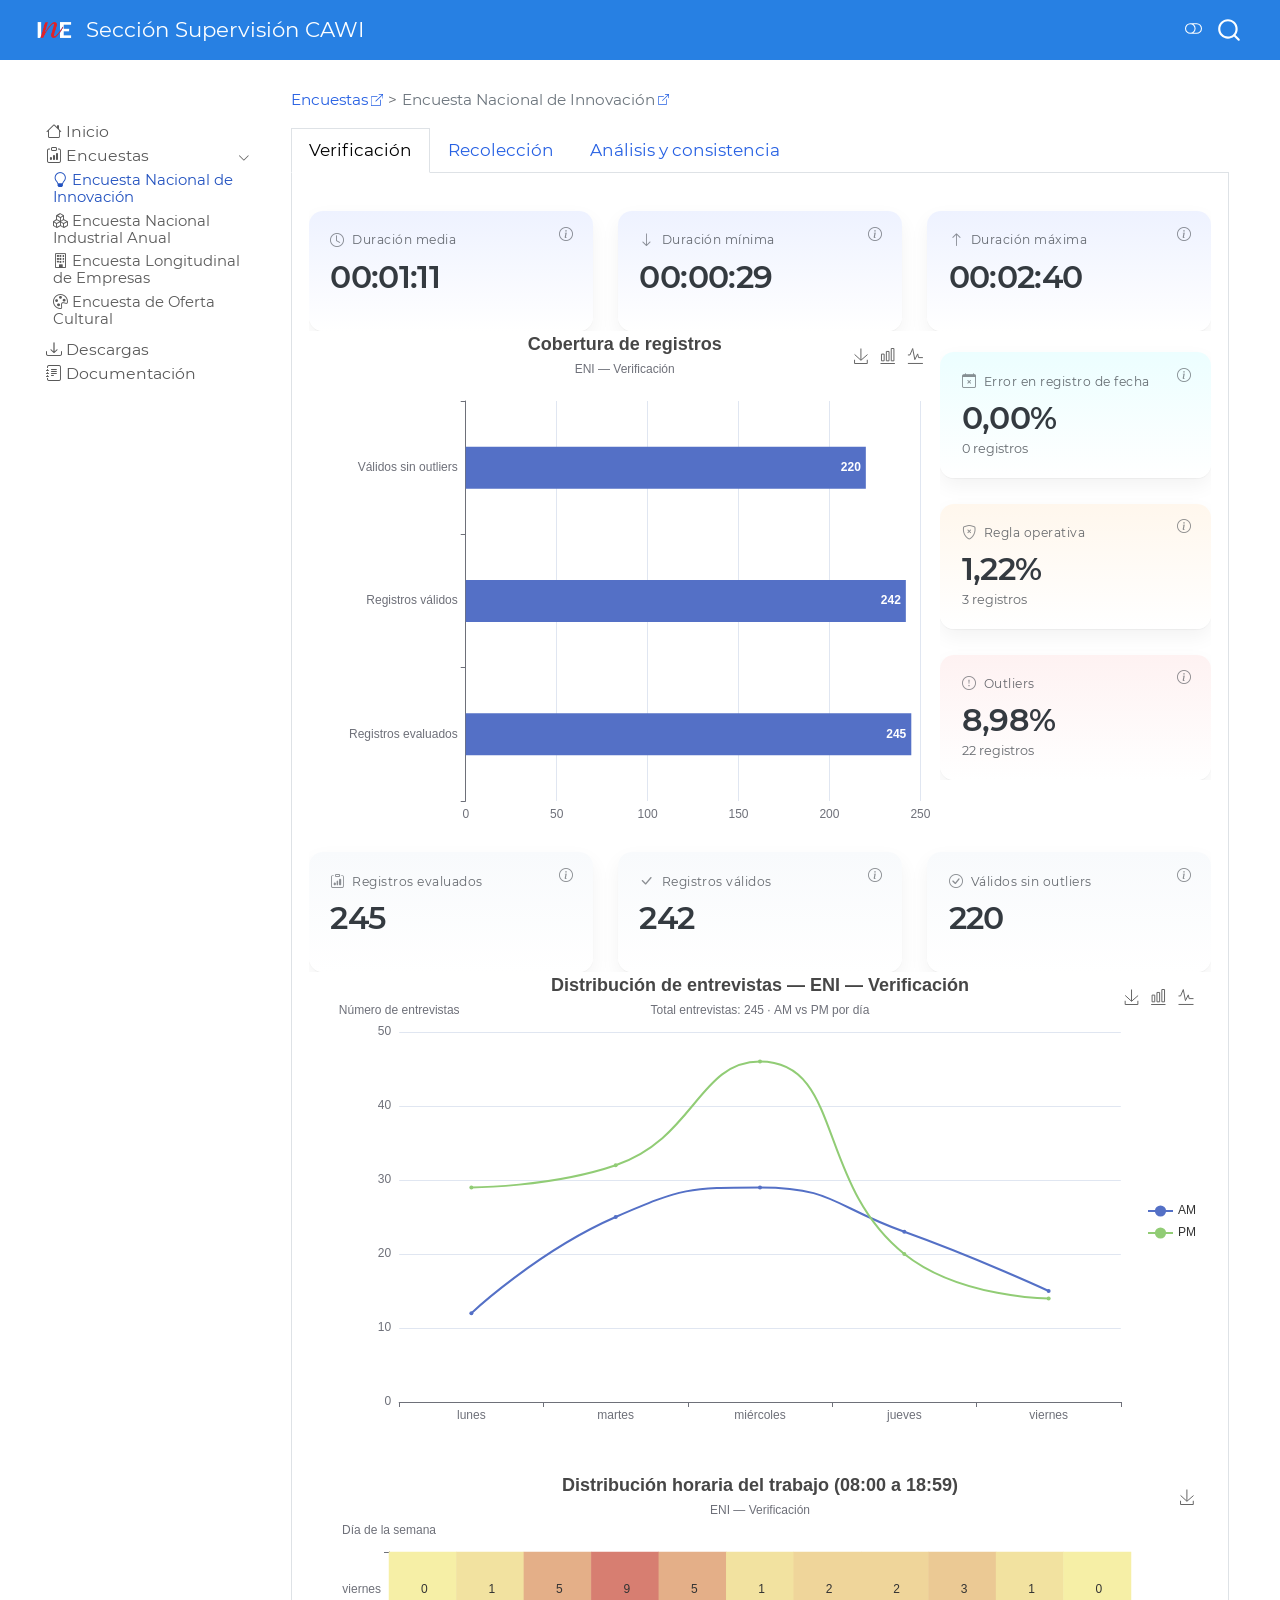
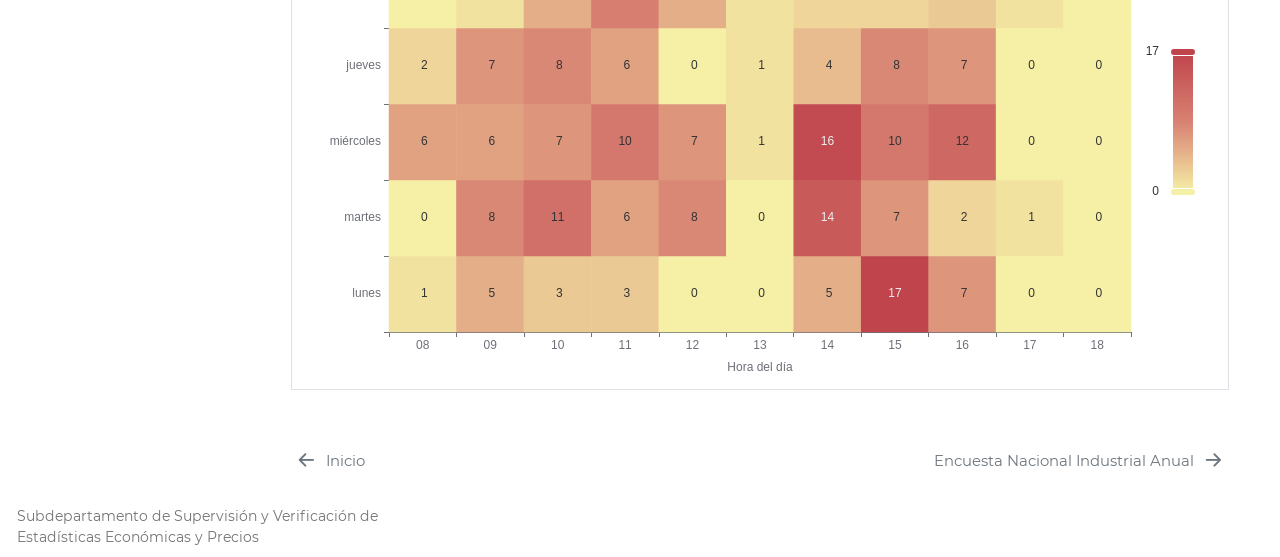
<file: docs/ENI.html>
<!DOCTYPE html>
<html xmlns="http://www.w3.org/1999/xhtml" lang="es" xml:lang="es"><head>

<meta charset="utf-8">
<meta name="generator" content="quarto-1.6.39">

<meta name="viewport" content="width=device-width, initial-scale=1.0, user-scalable=yes">


<title>eni – Sección Supervisión CAWI</title>
<style>
code{white-space: pre-wrap;}
span.smallcaps{font-variant: small-caps;}
div.columns{display: flex; gap: min(4vw, 1.5em);}
div.column{flex: auto; overflow-x: auto;}
div.hanging-indent{margin-left: 1.5em; text-indent: -1.5em;}
ul.task-list{list-style: none;}
ul.task-list li input[type="checkbox"] {
  width: 0.8em;
  margin: 0 0.8em 0.2em -1em; /* quarto-specific, see https://github.com/quarto-dev/quarto-cli/issues/4556 */ 
  vertical-align: middle;
}
</style>


<script src="site_libs/quarto-nav/quarto-nav.js"></script>
<script src="site_libs/clipboard/clipboard.min.js"></script>
<script src="site_libs/quarto-search/autocomplete.umd.js"></script>
<script src="site_libs/quarto-search/fuse.min.js"></script>
<script src="site_libs/quarto-search/quarto-search.js"></script>
<meta name="quarto:offset" content="./">
<link href="./ENIA.html" rel="next">
<link href="./index.html" rel="prev">
<link href="./assets/images/logo_ine.png" rel="icon" type="image/png">
<script src="site_libs/quarto-html/quarto.js"></script>
<script src="site_libs/quarto-html/popper.min.js"></script>
<script src="site_libs/quarto-html/tippy.umd.min.js"></script>
<script src="site_libs/quarto-html/anchor.min.js"></script>
<link href="site_libs/quarto-html/tippy.css" rel="stylesheet">
<link href="site_libs/quarto-html/quarto-syntax-highlighting-e26003cea8cd680ca0c55a263523d882.css" rel="stylesheet" class="quarto-color-scheme" id="quarto-text-highlighting-styles">
<link href="site_libs/quarto-html/quarto-syntax-highlighting-dark-d166b450ba5a8e9f7a0ab969bf6592c1.css" rel="prefetch" class="quarto-color-scheme quarto-color-alternate" id="quarto-text-highlighting-styles">
<script src="site_libs/bootstrap/bootstrap.min.js"></script>
<link href="site_libs/bootstrap/bootstrap-icons.css" rel="stylesheet">
<link href="site_libs/bootstrap/bootstrap-e907b9c21eb13761600435f52035fc7f.min.css" rel="stylesheet" append-hash="true" class="quarto-color-scheme" id="quarto-bootstrap" data-mode="light">
<link href="site_libs/bootstrap/bootstrap-dark-39b8b5c43dd62313de44d665691aa5c6.min.css" rel="prefetch" append-hash="true" class="quarto-color-scheme quarto-color-alternate" id="quarto-bootstrap" data-mode="dark">
<script id="quarto-search-options" type="application/json">{
  "location": "navbar",
  "copy-button": false,
  "collapse-after": 3,
  "panel-placement": "end",
  "type": "overlay",
  "limit": 50,
  "keyboard-shortcut": [
    "f",
    "/",
    "s"
  ],
  "show-item-context": false,
  "language": {
    "search-no-results-text": "Sin resultados",
    "search-matching-documents-text": "documentos encontrados",
    "search-copy-link-title": "Copiar el enlace en la búsqueda",
    "search-hide-matches-text": "Ocultar resultados adicionales",
    "search-more-match-text": "resultado adicional en este documento",
    "search-more-matches-text": "resultados adicionales en este documento",
    "search-clear-button-title": "Borrar",
    "search-text-placeholder": "",
    "search-detached-cancel-button-title": "Cancelar",
    "search-submit-button-title": "Enviar",
    "search-label": "Buscar"
  }
}</script>
<style>html{ scroll-behavior: smooth; }</style>
<link href="site_libs/htmltools-fill-0.5.8.1/fill.css" rel="stylesheet">

<script src="site_libs/htmlwidgets-1.6.4/htmlwidgets.js"></script>

<script src="site_libs/echarts4r-4.8.0/echarts-en.min.js"></script>

<script src="site_libs/echarts4r-4.8.0/ecStat.min.js"></script>

<script src="site_libs/echarts4r-4.8.0/dataTool.min.js"></script>

<script src="site_libs/echarts4r-binding-0.4.6/echarts4r.js"></script>



<link rel="stylesheet" href="styles.css">
<link rel="stylesheet" href="https://cdn.jsdelivr.net/npm/bootstrap-icons@1.11.3/font/bootstrap-icons.css">
</head>

<body class="nav-sidebar floating nav-fixed fullcontent">

<div id="quarto-search-results"></div>
  <header id="quarto-header" class="headroom fixed-top">
    <nav class="navbar navbar-expand-lg " data-bs-theme="dark">
      <div class="navbar-container container-fluid">
      <div class="navbar-brand-container mx-auto">
    <a href="./index.html" class="navbar-brand navbar-brand-logo">
    <img src="./assets/images/LOGO INE.png" alt="" class="navbar-logo">
    </a>
    <a class="navbar-brand" href="./index.html">
    <span class="navbar-title">Sección Supervisión CAWI</span>
    </a>
  </div>
        <div class="quarto-navbar-tools tools-end">
  <a href="" class="quarto-color-scheme-toggle quarto-navigation-tool  px-1" onclick="window.quartoToggleColorScheme(); return false;" title="Alternar modo oscuro"><i class="bi"></i></a>
</div>
          <div id="quarto-search" class="" title="Buscar"></div>
      </div> <!-- /container-fluid -->
    </nav>
  <nav class="quarto-secondary-nav">
    <div class="container-fluid d-flex">
      <button type="button" class="quarto-btn-toggle btn" data-bs-toggle="collapse" role="button" data-bs-target=".quarto-sidebar-collapse-item" aria-controls="quarto-sidebar" aria-expanded="false" aria-label="Alternar barra lateral" onclick="if (window.quartoToggleHeadroom) { window.quartoToggleHeadroom(); }">
        <i class="bi bi-layout-text-sidebar-reverse"></i>
      </button>
        <nav class="quarto-page-breadcrumbs" aria-label="breadcrumb"><ol class="breadcrumb"><li class="breadcrumb-item"><a href="./ENI.html">Encuestas</a></li><li class="breadcrumb-item"><a href="./ENI.html">Encuesta Nacional de Innovación</a></li></ol></nav>
        <a class="flex-grow-1" role="navigation" data-bs-toggle="collapse" data-bs-target=".quarto-sidebar-collapse-item" aria-controls="quarto-sidebar" aria-expanded="false" aria-label="Alternar barra lateral" onclick="if (window.quartoToggleHeadroom) { window.quartoToggleHeadroom(); }">      
        </a>
      <button type="button" class="btn quarto-search-button" aria-label="Buscar" onclick="window.quartoOpenSearch();">
        <i class="bi bi-search"></i>
      </button>
    </div>
  </nav>
</header>
<!-- content -->
<div id="quarto-content" class="quarto-container page-columns page-rows-contents page-layout-article page-navbar">
<!-- sidebar -->
  <nav id="quarto-sidebar" class="sidebar collapse collapse-horizontal quarto-sidebar-collapse-item sidebar-navigation floating overflow-auto">
        <div class="mt-2 flex-shrink-0 align-items-center">
        <div class="sidebar-search">
        <div id="quarto-search" class="" title="Buscar"></div>
        </div>
        </div>
    <div class="sidebar-menu-container"> 
    <ul class="list-unstyled mt-1">
        <li class="sidebar-item">
  <div class="sidebar-item-container"> 
  <a href="./index.html" class="sidebar-item-text sidebar-link"><i class="bi bi-house" role="img">
</i> 
 <span class="menu-text">Inicio</span></a>
  </div>
</li>
        <li class="sidebar-item sidebar-item-section">
      <div class="sidebar-item-container"> 
            <a class="sidebar-item-text sidebar-link text-start" data-bs-toggle="collapse" data-bs-target="#quarto-sidebar-section-1" role="navigation" aria-expanded="true"><i class="bi bi-clipboard-data" role="img">
</i> 
 <span class="menu-text">Encuestas</span></a>
          <a class="sidebar-item-toggle text-start" data-bs-toggle="collapse" data-bs-target="#quarto-sidebar-section-1" role="navigation" aria-expanded="true" aria-label="Alternar sección">
            <i class="bi bi-chevron-right ms-2"></i>
          </a> 
      </div>
      <ul id="quarto-sidebar-section-1" class="collapse list-unstyled sidebar-section depth1 show">  
          <li class="sidebar-item">
  <div class="sidebar-item-container"> 
  <a href="./ENI.html" class="sidebar-item-text sidebar-link active"><i class="bi bi-bi bi-lightbulb" role="img">
</i> 
 <span class="menu-text">Encuesta Nacional de Innovación</span></a>
  </div>
</li>
          <li class="sidebar-item">
  <div class="sidebar-item-container"> 
  <a href="./ENIA.html" class="sidebar-item-text sidebar-link"><i class="bi bi-bi bi-boxes" role="img">
</i> 
 <span class="menu-text">Encuesta Nacional Industrial Anual</span></a>
  </div>
</li>
          <li class="sidebar-item">
  <div class="sidebar-item-container"> 
  <a href="./ELE.html" class="sidebar-item-text sidebar-link"><i class="bi bi-bi bi-building" role="img">
</i> 
 <span class="menu-text">Encuesta Longitudinal de Empresas</span></a>
  </div>
</li>
          <li class="sidebar-item">
  <div class="sidebar-item-container"> 
  <a href="./EOC.html" class="sidebar-item-text sidebar-link"><i class="bi bi-bi bi-palette" role="img">
</i> 
 <span class="menu-text">Encuesta de Oferta Cultural</span></a>
  </div>
</li>
      </ul>
  </li>
        <li class="sidebar-item">
  <div class="sidebar-item-container"> 
  <a href="./descargas.html" class="sidebar-item-text sidebar-link"><i class="bi bi-download" role="img">
</i> 
 <span class="menu-text">Descargas</span></a>
  </div>
</li>
        <li class="sidebar-item">
  <div class="sidebar-item-container"> 
  <a href="./metodologia.html" class="sidebar-item-text sidebar-link"><i class="bi bi-bi bi-journal-text" role="img">
</i> 
 <span class="menu-text">Documentación</span></a>
  </div>
</li>
    </ul>
    </div>
</nav>
<div id="quarto-sidebar-glass" class="quarto-sidebar-collapse-item" data-bs-toggle="collapse" data-bs-target=".quarto-sidebar-collapse-item"></div>
<!-- margin-sidebar -->
    
<!-- main -->
<main class="content" id="quarto-document-content"><header id="title-block-header" class="quarto-title-block"><nav class="quarto-page-breadcrumbs quarto-title-breadcrumbs d-none d-lg-block" aria-label="breadcrumb"><ol class="breadcrumb"><li class="breadcrumb-item"><a href="./ENI.html">Encuestas</a></li><li class="breadcrumb-item"><a href="./ENI.html">Encuesta Nacional de Innovación</a></li></ol></nav></header>




<div class="tabset-margin-container"></div><div class="panel-tabset">
<ul class="nav nav-tabs" role="tablist"><li class="nav-item" role="presentation"><a class="nav-link active" id="tabset-1-1-tab" data-bs-toggle="tab" data-bs-target="#tabset-1-1" role="tab" aria-controls="tabset-1-1" aria-selected="true" aria-current="page">Verificación</a></li><li class="nav-item" role="presentation"><a class="nav-link" id="tabset-1-2-tab" data-bs-toggle="tab" data-bs-target="#tabset-1-2" role="tab" aria-controls="tabset-1-2" aria-selected="false">Recolección</a></li><li class="nav-item" role="presentation"><a class="nav-link" id="tabset-1-3-tab" data-bs-toggle="tab" data-bs-target="#tabset-1-3" role="tab" aria-controls="tabset-1-3" aria-selected="false">Análisis y consistencia</a></li></ul>
<div class="tab-content">
<div id="tabset-1-1" class="tab-pane active" role="tabpanel" aria-labelledby="tabset-1-1-tab">
<div class="cell">
<div class="cell-output-display">
<div class="kpi-grid">
<div class="kpi-card time neutral">
<div class="kpi-head">
<i class="bi bi-clock"></i>
<span>Duración media</span>
<details class="kpi-help">
<summary title="Ver definición metodológica">
<i class="bi bi-info-circle"></i>
</summary>
<div class="kpi-help-text">Promedio del tiempo de respuesta calculado sobre registros válidos sin outliers.</div>
</details>
</div>
<div class="kpi-main">
<span class="kpi-value">00:01:11</span>
</div>
</div>
<div class="kpi-card time neutral">
<div class="kpi-head">
<i class="bi bi-arrow-down"></i>
<span>Duración mínima</span>
<details class="kpi-help">
<summary title="Ver definición metodológica">
<i class="bi bi-info-circle"></i>
</summary>
<div class="kpi-help-text">Menor tiempo de respuesta observado entre los registros válidos sin outliers.</div>
</details>
</div>
<div class="kpi-main">
<span class="kpi-value">00:00:29</span>
</div>
</div>
<div class="kpi-card time neutral">
<div class="kpi-head">
<i class="bi bi-arrow-up"></i>
<span>Duración máxima</span>
<details class="kpi-help">
<summary title="Ver definición metodológica">
<i class="bi bi-info-circle"></i>
</summary>
<div class="kpi-help-text">Mayor tiempo de respuesta observado entre los registros válidos sin outliers.</div>
</details>
</div>
<div class="kpi-main">
<span class="kpi-value">00:02:40</span>
</div>
</div>
</div>
</div>
</div>
<div class="columns">
<div class="column" style="width:70%;">
<div class="cell">
<div class="cell-output-display">
<div class="echarts4r html-widget html-fill-item" id="htmlwidget-f8124c6f99afc481a314" style="width:100%;height:500px;"></div>
<script type="application/json" data-for="htmlwidget-f8124c6f99afc481a314">{"x":{"theme":"","tl":false,"draw":true,"renderer":"canvas","events":[],"buttons":[],"opts":{"xAxis":[{"show":true}],"yAxis":[{"data":["Registros evaluados","Registros válidos","Válidos sin outliers"],"type":"category","boundaryGap":true}],"legend":{"data":["n"],"show":false,"type":"plain"},"series":[{"data":[{"value":["245","Registros evaluados"]},{"value":["242","Registros válidos"]},{"value":["220","Válidos sin outliers"]}],"name":"n","type":"bar","yAxisIndex":0,"xAxisIndex":0,"coordinateSystem":"cartesian2d","barMaxWidth":42,"itemStyle":"\n        function(params){\n          return { color: params.data.color };\n        }\n      ","label":{"show":true,"position":"insideRight","color":"#FFFFFF","fontWeight":"bold","formatter":"\n          function(params){\n            var v = params.value;\n            if (Array.isArray(v)) v = v[0];\n            if (typeof v === 'string')\n              v = Number(v.replace(/\\./g,'').replace(',','.'));\n            return v\n              .toFixed(0)\n              .replace(/\\B(?=(\\d{3})+(?!\\d))/g, '.');\n          }\n        "}}],"tooltip":{"trigger":"axis","axisPointer":{"type":"shadow"},"formatter":"\n        function(params){\n          var p = params[0];\n          var v = p.value;\n          if (Array.isArray(v)) v = v[0];\n          if (typeof v === 'string')\n            v = Number(v.replace(/\\./g,'').replace(',','.'));\n          return '<b>' + p.axisValue + '<\/b><br>' +\n                 v.toLocaleString('es-CL');\n        }\n      "},"title":[{"left":"center","text":"Cobertura de registros","subtext":"ENI — Verificación"}],"grid":[{"left":40,"right":20,"top":70,"bottom":10,"containLabel":true}],"toolbox":{"show":true,"orient":"horizontal","right":10,"top":10,"feature":{"saveAsImage":[],"magicType":{"type":["bar","line"]}}},"animation":true,"animationDuration":900,"animationEasing":"cubicOut"},"dispose":true},"evals":["opts.series.0.itemStyle","opts.series.0.label.formatter","opts.tooltip.formatter"],"jsHooks":[]}</script>
</div>
</div>
</div><div class="column" style="width:30%;">
<div class="cell">
<div class="cell-output-display">
<div class="kpi-grid">
<div class="kpi-card risk ok">
<div class="kpi-head">
<i class="bi bi-calendar-x"></i>
<span>Error en registro de fecha</span>
<details class="kpi-help">
<summary title="Ver definición metodológica">
<i class="bi bi-info-circle"></i>
</summary>
<div class="kpi-help-text">Porcentaje de registros con inconsistencias temporales, definidas como fechas u horas faltantes o duraciones negativas entre inicio y término.</div>
</details>
</div>
<div class="kpi-main">
<span class="kpi-value">0,00%</span>
</div>
<div class="kpi-sub">0 registros</div>
</div>
<div class="kpi-card risk warn">
<div class="kpi-head">
<i class="bi bi-shield-x"></i>
<span>Regla operativa</span>
<details class="kpi-help">
<summary title="Ver definición metodológica">
<i class="bi bi-info-circle"></i>
</summary>
<div class="kpi-help-text">Porcentaje de registros cuya duración incumple los umbrales mínimos o máximos definidos por encuesta y etapa.</div>
</details>
</div>
<div class="kpi-main">
<span class="kpi-value">1,22%</span>
</div>
<div class="kpi-sub">3 registros</div>
</div>
<div class="kpi-card risk bad">
<div class="kpi-head">
<i class="bi bi-exclamation-circle"></i>
<span>Outliers</span>
<details class="kpi-help">
<summary title="Ver definición metodológica">
<i class="bi bi-info-circle"></i>
</summary>
<div class="kpi-help-text">Porcentaje de registros con duraciones atípicas identificadas mediante criterios estadísticos (IQR de Tukey y Z-MAD).</div>
</details>
</div>
<div class="kpi-main">
<span class="kpi-value">8,98%</span>
</div>
<div class="kpi-sub">22 registros</div>
</div>
</div>
</div>
</div>
</div>
</div>
<div class="cell">
<div class="cell-output-display">
<div class="kpi-grid">
<div class="kpi-card neutral neutral">
<div class="kpi-head">
<i class="bi bi-clipboard-data"></i>
<span>Registros evaluados</span>
<details class="kpi-help">
<summary title="Ver definición metodológica">
<i class="bi bi-info-circle"></i>
</summary>
<div class="kpi-help-text">Total de registros procesados en la etapa considerada.</div>
</details>
</div>
<div class="kpi-main">
<span class="kpi-value">245</span>
</div>
</div>
<div class="kpi-card neutral neutral">
<div class="kpi-head">
<i class="bi bi-check-lg"></i>
<span>Registros válidos</span>
<details class="kpi-help">
<summary title="Ver definición metodológica">
<i class="bi bi-info-circle"></i>
</summary>
<div class="kpi-help-text">Número de registros cuya duración cumple las reglas operativas definidas.</div>
</details>
</div>
<div class="kpi-main">
<span class="kpi-value">242</span>
</div>
</div>
<div class="kpi-card neutral neutral">
<div class="kpi-head">
<i class="bi bi-check-circle"></i>
<span>Válidos sin outliers</span>
<details class="kpi-help">
<summary title="Ver definición metodológica">
<i class="bi bi-info-circle"></i>
</summary>
<div class="kpi-help-text">Registros válidos que no presentan valores atípicos y que conforman la base final para el análisis.</div>
</details>
</div>
<div class="kpi-main">
<span class="kpi-value">220</span>
</div>
</div>
</div>
</div>
</div>
<div class="cell">
<div class="cell-output-display">
<div class="echarts4r html-widget html-fill-item" id="htmlwidget-c426b6c2b6e14c0339f9" style="width:100%;height:500px;"></div>
<script type="application/json" data-for="htmlwidget-c426b6c2b6e14c0339f9">{"x":{"theme":"","tl":false,"draw":true,"renderer":"canvas","events":[],"buttons":[],"opts":{"yAxis":[{"show":true,"name":"Número de entrevistas"}],"xAxis":[{"data":["lunes","martes","miércoles","jueves","viernes"],"type":"category","boundaryGap":true}],"legend":{"data":["AM","PM"],"show":true,"type":"plain","orient":"vertical","right":10,"top":"middle"},"series":[{"data":[{"value":["lunes","12"]},{"value":["martes","25"]},{"value":["miércoles","29"]},{"value":["jueves","23"]},{"value":["viernes","15"]}],"yAxisIndex":0,"xAxisIndex":0,"name":"AM","type":"line","coordinateSystem":"cartesian2d","smooth":true,"symbol":"circle"},{"data":[{"value":["lunes","29"]},{"value":["martes","32"]},{"value":["miércoles","46"]},{"value":["jueves","20"]},{"value":["viernes","14"]}],"yAxisIndex":0,"xAxisIndex":0,"name":"PM","type":"line","coordinateSystem":"cartesian2d","smooth":true,"symbol":"circle"}],"tooltip":{"trigger":"axis"},"title":[{"left":"center","text":"Distribución de entrevistas — ENI — Verificación","subtext":"Total entrevistas: 245 · AM vs PM por día"}],"toolbox":{"show":true,"orient":"horizontal","right":10,"top":10,"feature":{"saveAsImage":[],"magicType":{"type":["bar","line"]}}},"animation":true,"animationDuration":900,"animationEasing":"cubicOut"},"dispose":true},"evals":[],"jsHooks":[]}</script>
</div>
</div>
<div class="cell">
<div class="cell-output-display">
<div class="echarts4r html-widget html-fill-item" id="htmlwidget-7adb17d6f6167e6da873" style="width:100%;height:500px;"></div>
<script type="application/json" data-for="htmlwidget-7adb17d6f6167e6da873">{"x":{"theme":"","tl":false,"draw":true,"renderer":"canvas","events":[],"buttons":[],"opts":{"yAxis":[{"data":["lunes","martes","miércoles","jueves","viernes"],"name":"Día de la semana"}],"xAxis":[{"data":["08","09","10","11","12","13","14","15","16","17","18"],"type":"category","name":"Hora del día","nameLocation":"middle","nameGap":30}],"series":[{"data":[{"value":["08","lunes"," 1"]},{"value":["09","lunes"," 5"]},{"value":["10","lunes"," 3"]},{"value":["11","lunes"," 3"]},{"value":["12","lunes"," 0"]},{"value":["13","lunes"," 0"]},{"value":["14","lunes"," 5"]},{"value":["15","lunes","17"]},{"value":["16","lunes"," 7"]},{"value":["17","lunes"," 0"]},{"value":["18","lunes"," 0"]},{"value":["08","martes"," 0"]},{"value":["09","martes"," 8"]},{"value":["10","martes","11"]},{"value":["11","martes"," 6"]},{"value":["12","martes"," 8"]},{"value":["13","martes"," 0"]},{"value":["14","martes","14"]},{"value":["15","martes"," 7"]},{"value":["16","martes"," 2"]},{"value":["17","martes"," 1"]},{"value":["18","martes"," 0"]},{"value":["08","miércoles"," 6"]},{"value":["09","miércoles"," 6"]},{"value":["10","miércoles"," 7"]},{"value":["11","miércoles","10"]},{"value":["12","miércoles"," 7"]},{"value":["13","miércoles"," 1"]},{"value":["14","miércoles","16"]},{"value":["15","miércoles","10"]},{"value":["16","miércoles","12"]},{"value":["17","miércoles"," 0"]},{"value":["18","miércoles"," 0"]},{"value":["08","jueves"," 2"]},{"value":["09","jueves"," 7"]},{"value":["10","jueves"," 8"]},{"value":["11","jueves"," 6"]},{"value":["12","jueves"," 0"]},{"value":["13","jueves"," 1"]},{"value":["14","jueves"," 4"]},{"value":["15","jueves"," 8"]},{"value":["16","jueves"," 7"]},{"value":["17","jueves"," 0"]},{"value":["18","jueves"," 0"]},{"value":["08","viernes"," 0"]},{"value":["09","viernes"," 1"]},{"value":["10","viernes"," 5"]},{"value":["11","viernes"," 9"]},{"value":["12","viernes"," 5"]},{"value":["13","viernes"," 1"]},{"value":["14","viernes"," 2"]},{"value":["15","viernes"," 2"]},{"value":["16","viernes"," 3"]},{"value":["17","viernes"," 1"]},{"value":["18","viernes"," 0"]}],"name":null,"type":"heatmap","coordinateSystem":"cartesian2d","label":{"show":true,"formatter":"\n          function(params){\n            return params.value[2] === 0 ? '' : params.value[2];\n          }\n        "}}],"visualMap":[{"orient":"vertical","right":10,"top":"middle","calculable":true,"type":"continuous","min":0,"max":17}],"title":[{"left":"center","text":"Distribución horaria del trabajo (08:00 a 18:59)","subtext":"ENI — Verificación"}],"tooltip":{"trigger":"item","formatter":"\n        function (params) {\n          var hora = params.value[0];\n          var dia  = params.value[1];\n          var val  = params.value[2];\n\n          if (val === 0) return '';\n\n          return (\n            '<b>' + dia + '<\/b><br/>' +\n            'Hora: ' + hora + ':00 a ' + hora + ':59<br/>' +\n            'Supervisiones: ' + val\n          );\n        }\n      "},"grid":[{"left":80,"right":80,"top":80,"bottom":40}],"toolbox":{"show":true,"orient":"horizontal","right":10,"top":10,"feature":{"saveAsImage":[]}}},"dispose":true},"evals":["opts.series.0.label.formatter","opts.tooltip.formatter"],"jsHooks":[]}</script>
</div>
</div>
</div>
<div id="tabset-1-2" class="tab-pane" role="tabpanel" aria-labelledby="tabset-1-2-tab">
<div class="cell">
<div class="cell-output-display">
<div class="kpi-grid">
<div class="kpi-card time neutral">
<div class="kpi-head">
<i class="bi bi-clock"></i>
<span>Duración media</span>
<details class="kpi-help">
<summary title="Ver definición metodológica">
<i class="bi bi-info-circle"></i>
</summary>
<div class="kpi-help-text">Promedio del tiempo de respuesta calculado sobre registros válidos sin outliers.</div>
</details>
</div>
<div class="kpi-main">
<span class="kpi-value">00:00:52</span>
</div>
</div>
<div class="kpi-card time neutral">
<div class="kpi-head">
<i class="bi bi-arrow-down"></i>
<span>Duración mínima</span>
<details class="kpi-help">
<summary title="Ver definición metodológica">
<i class="bi bi-info-circle"></i>
</summary>
<div class="kpi-help-text">Menor tiempo de respuesta observado entre los registros válidos sin outliers.</div>
</details>
</div>
<div class="kpi-main">
<span class="kpi-value">00:00:18</span>
</div>
</div>
<div class="kpi-card time neutral">
<div class="kpi-head">
<i class="bi bi-arrow-up"></i>
<span>Duración máxima</span>
<details class="kpi-help">
<summary title="Ver definición metodológica">
<i class="bi bi-info-circle"></i>
</summary>
<div class="kpi-help-text">Mayor tiempo de respuesta observado entre los registros válidos sin outliers.</div>
</details>
</div>
<div class="kpi-main">
<span class="kpi-value">00:05:22</span>
</div>
</div>
</div>
</div>
</div>
<div class="columns">
<div class="column" style="width:70%;">
<div class="cell">
<div class="cell-output-display">
<div class="echarts4r html-widget html-fill-item" id="htmlwidget-c83c8bdd0f358c700cb4" style="width:100%;height:500px;"></div>
<script type="application/json" data-for="htmlwidget-c83c8bdd0f358c700cb4">{"x":{"theme":"","tl":false,"draw":true,"renderer":"canvas","events":[],"buttons":[],"opts":{"xAxis":[{"show":true}],"yAxis":[{"data":["Registros evaluados","Registros válidos","Válidos sin outliers"],"type":"category","boundaryGap":true}],"legend":{"data":["n"],"show":false,"type":"plain"},"series":[{"data":[{"value":["3395","Registros evaluados"]},{"value":["2072","Registros válidos"]},{"value":["2046","Válidos sin outliers"]}],"name":"n","type":"bar","yAxisIndex":0,"xAxisIndex":0,"coordinateSystem":"cartesian2d","barMaxWidth":42,"itemStyle":"\n        function(params){\n          return { color: params.data.color };\n        }\n      ","label":{"show":true,"position":"insideRight","color":"#FFFFFF","fontWeight":"bold","formatter":"\n          function(params){\n            var v = params.value;\n            if (Array.isArray(v)) v = v[0];\n            if (typeof v === 'string')\n              v = Number(v.replace(/\\./g,'').replace(',','.'));\n            return v\n              .toFixed(0)\n              .replace(/\\B(?=(\\d{3})+(?!\\d))/g, '.');\n          }\n        "}}],"tooltip":{"trigger":"axis","axisPointer":{"type":"shadow"},"formatter":"\n        function(params){\n          var p = params[0];\n          var v = p.value;\n          if (Array.isArray(v)) v = v[0];\n          if (typeof v === 'string')\n            v = Number(v.replace(/\\./g,'').replace(',','.'));\n          return '<b>' + p.axisValue + '<\/b><br>' +\n                 v.toLocaleString('es-CL');\n        }\n      "},"title":[{"left":"center","text":"Cobertura de registros","subtext":"ENI — Recolección"}],"grid":[{"left":40,"right":20,"top":70,"bottom":10,"containLabel":true}],"toolbox":{"show":true,"orient":"horizontal","right":10,"top":10,"feature":{"saveAsImage":[],"magicType":{"type":["bar","line"]}}},"animation":true,"animationDuration":900,"animationEasing":"cubicOut"},"dispose":true},"evals":["opts.series.0.itemStyle","opts.series.0.label.formatter","opts.tooltip.formatter"],"jsHooks":[]}</script>
</div>
</div>
</div><div class="column" style="width:30%;">
<div class="cell">
<div class="cell-output-display">
<div class="kpi-grid">
<div class="kpi-card risk ok">
<div class="kpi-head">
<i class="bi bi-calendar-x"></i>
<span>Error en registro de fecha</span>
<details class="kpi-help">
<summary title="Ver definición metodológica">
<i class="bi bi-info-circle"></i>
</summary>
<div class="kpi-help-text">Porcentaje de registros con inconsistencias temporales, definidas como fechas u horas faltantes o duraciones negativas entre inicio y término.</div>
</details>
</div>
<div class="kpi-main">
<span class="kpi-value">0,00%</span>
</div>
<div class="kpi-sub">0 registros</div>
</div>
<div class="kpi-card risk bad">
<div class="kpi-head">
<i class="bi bi-shield-x"></i>
<span>Regla operativa</span>
<details class="kpi-help">
<summary title="Ver definición metodológica">
<i class="bi bi-info-circle"></i>
</summary>
<div class="kpi-help-text">Porcentaje de registros cuya duración incumple los umbrales mínimos o máximos definidos por encuesta y etapa.</div>
</details>
</div>
<div class="kpi-main">
<span class="kpi-value">38,97%</span>
</div>
<div class="kpi-sub">1.323 registros</div>
</div>
<div class="kpi-card risk warn">
<div class="kpi-head">
<i class="bi bi-exclamation-circle"></i>
<span>Outliers</span>
<details class="kpi-help">
<summary title="Ver definición metodológica">
<i class="bi bi-info-circle"></i>
</summary>
<div class="kpi-help-text">Porcentaje de registros con duraciones atípicas identificadas mediante criterios estadísticos (IQR de Tukey y Z-MAD).</div>
</details>
</div>
<div class="kpi-main">
<span class="kpi-value">0,77%</span>
</div>
<div class="kpi-sub">26 registros</div>
</div>
</div>
</div>
</div>
</div>
</div>
<div class="cell">
<div class="cell-output-display">
<div class="kpi-grid">
<div class="kpi-card neutral neutral">
<div class="kpi-head">
<i class="bi bi-clipboard-data"></i>
<span>Registros evaluados</span>
<details class="kpi-help">
<summary title="Ver definición metodológica">
<i class="bi bi-info-circle"></i>
</summary>
<div class="kpi-help-text">Total de registros procesados en la etapa considerada.</div>
</details>
</div>
<div class="kpi-main">
<span class="kpi-value">3.395</span>
</div>
</div>
<div class="kpi-card neutral neutral">
<div class="kpi-head">
<i class="bi bi-check-lg"></i>
<span>Registros válidos</span>
<details class="kpi-help">
<summary title="Ver definición metodológica">
<i class="bi bi-info-circle"></i>
</summary>
<div class="kpi-help-text">Número de registros cuya duración cumple las reglas operativas definidas.</div>
</details>
</div>
<div class="kpi-main">
<span class="kpi-value">2.072</span>
</div>
</div>
<div class="kpi-card neutral neutral">
<div class="kpi-head">
<i class="bi bi-check-circle"></i>
<span>Válidos sin outliers</span>
<details class="kpi-help">
<summary title="Ver definición metodológica">
<i class="bi bi-info-circle"></i>
</summary>
<div class="kpi-help-text">Registros válidos que no presentan valores atípicos y que conforman la base final para el análisis.</div>
</details>
</div>
<div class="kpi-main">
<span class="kpi-value">2.046</span>
</div>
</div>
</div>
</div>
</div>
<div class="cell">
<div class="cell-output-display">
<div class="echarts4r html-widget html-fill-item" id="htmlwidget-95a671b20999eb114cfd" style="width:100%;height:500px;"></div>
<script type="application/json" data-for="htmlwidget-95a671b20999eb114cfd">{"x":{"theme":"","tl":false,"draw":true,"renderer":"canvas","events":[],"buttons":[],"opts":{"yAxis":[{"show":true,"name":"Número de entrevistas"}],"xAxis":[{"data":["lunes","martes","miércoles","jueves","viernes"],"type":"category","boundaryGap":true}],"legend":{"data":["AM","PM"],"show":true,"type":"plain","orient":"vertical","right":10,"top":"middle"},"series":[{"data":[{"value":["lunes","442"]},{"value":["martes","157"]},{"value":["miércoles"," 80"]},{"value":["jueves","529"]},{"value":["viernes","474"]}],"yAxisIndex":0,"xAxisIndex":0,"name":"AM","type":"line","coordinateSystem":"cartesian2d","smooth":true,"symbol":"circle"},{"data":[{"value":["lunes","443"]},{"value":["martes"," 64"]},{"value":["miércoles","305"]},{"value":["jueves","598"]},{"value":["viernes","303"]}],"yAxisIndex":0,"xAxisIndex":0,"name":"PM","type":"line","coordinateSystem":"cartesian2d","smooth":true,"symbol":"circle"}],"tooltip":{"trigger":"axis"},"title":[{"left":"center","text":"Distribución de entrevistas — ENI — Recolección","subtext":"Total entrevistas: 3.395 · AM vs PM por día"}],"toolbox":{"show":true,"orient":"horizontal","right":10,"top":10,"feature":{"saveAsImage":[],"magicType":{"type":["bar","line"]}}},"animation":true,"animationDuration":900,"animationEasing":"cubicOut"},"dispose":true},"evals":[],"jsHooks":[]}</script>
</div>
</div>
<div class="cell">
<div class="cell-output-display">
<div class="echarts4r html-widget html-fill-item" id="htmlwidget-c162f6cc4d050d0037a0" style="width:100%;height:500px;"></div>
<script type="application/json" data-for="htmlwidget-c162f6cc4d050d0037a0">{"x":{"theme":"","tl":false,"draw":true,"renderer":"canvas","events":[],"buttons":[],"opts":{"yAxis":[{"data":["lunes","martes","miércoles","jueves","viernes"],"name":"Día de la semana"}],"xAxis":[{"data":["08","09","10","11","12","13","14","15","16","17","18"],"type":"category","name":"Hora del día","nameLocation":"middle","nameGap":30}],"series":[{"data":[{"value":["08","lunes"," 19"]},{"value":["09","lunes","107"]},{"value":["10","lunes","162"]},{"value":["11","lunes","153"]},{"value":["12","lunes"," 54"]},{"value":["13","lunes"," 26"]},{"value":["14","lunes","162"]},{"value":["15","lunes"," 96"]},{"value":["16","lunes","105"]},{"value":["17","lunes","  0"]},{"value":["18","lunes","  0"]},{"value":["08","martes"," 36"]},{"value":["09","martes"," 40"]},{"value":["10","martes"," 42"]},{"value":["11","martes"," 36"]},{"value":["12","martes","  5"]},{"value":["13","martes","  0"]},{"value":["14","martes"," 15"]},{"value":["15","martes"," 17"]},{"value":["16","martes"," 15"]},{"value":["17","martes"," 12"]},{"value":["18","martes","  0"]},{"value":["08","miércoles","  0"]},{"value":["09","miércoles","  7"]},{"value":["10","miércoles"," 20"]},{"value":["11","miércoles"," 53"]},{"value":["12","miércoles"," 13"]},{"value":["13","miércoles","  7"]},{"value":["14","miércoles"," 99"]},{"value":["15","miércoles","108"]},{"value":["16","miércoles"," 61"]},{"value":["17","miércoles"," 17"]},{"value":["18","miércoles","  0"]},{"value":["08","jueves"," 21"]},{"value":["09","jueves","127"]},{"value":["10","jueves","180"]},{"value":["11","jueves","199"]},{"value":["12","jueves","116"]},{"value":["13","jueves"," 25"]},{"value":["14","jueves","146"]},{"value":["15","jueves","196"]},{"value":["16","jueves","110"]},{"value":["17","jueves","  5"]},{"value":["18","jueves","  0"]},{"value":["08","viernes"," 31"]},{"value":["09","viernes","130"]},{"value":["10","viernes","148"]},{"value":["11","viernes","165"]},{"value":["12","viernes"," 57"]},{"value":["13","viernes"," 40"]},{"value":["14","viernes"," 99"]},{"value":["15","viernes"," 68"]},{"value":["16","viernes"," 33"]},{"value":["17","viernes","  1"]},{"value":["18","viernes","  5"]}],"name":null,"type":"heatmap","coordinateSystem":"cartesian2d","label":{"show":true,"formatter":"\n          function(params){\n            return params.value[2] === 0 ? '' : params.value[2];\n          }\n        "}}],"visualMap":[{"orient":"vertical","right":10,"top":"middle","calculable":true,"type":"continuous","min":0,"max":199}],"title":[{"left":"center","text":"Distribución horaria del trabajo (08:00 a 18:59)","subtext":"ENI — Recolección"}],"tooltip":{"trigger":"item","formatter":"\n        function (params) {\n          var hora = params.value[0];\n          var dia  = params.value[1];\n          var val  = params.value[2];\n\n          if (val === 0) return '';\n\n          return (\n            '<b>' + dia + '<\/b><br/>' +\n            'Hora: ' + hora + ':00 a ' + hora + ':59<br/>' +\n            'Supervisiones: ' + val\n          );\n        }\n      "},"grid":[{"left":80,"right":80,"top":80,"bottom":40}],"toolbox":{"show":true,"orient":"horizontal","right":10,"top":10,"feature":{"saveAsImage":[]}}},"dispose":true},"evals":["opts.series.0.label.formatter","opts.tooltip.formatter"],"jsHooks":[]}</script>
</div>
</div>
</div>
<div id="tabset-1-3" class="tab-pane" role="tabpanel" aria-labelledby="tabset-1-3-tab">
<div class="cell">
<div class="cell-output-display">
<div class="kpi-grid">
<div class="kpi-card time neutral">
<div class="kpi-head">
<i class="bi bi-clock"></i>
<span>Duración media</span>
<details class="kpi-help">
<summary title="Ver definición metodológica">
<i class="bi bi-info-circle"></i>
</summary>
<div class="kpi-help-text">Promedio del tiempo de respuesta calculado sobre registros válidos sin outliers.</div>
</details>
</div>
<div class="kpi-main">
<span class="kpi-value">00:01:35</span>
</div>
</div>
<div class="kpi-card time neutral">
<div class="kpi-head">
<i class="bi bi-arrow-down"></i>
<span>Duración mínima</span>
<details class="kpi-help">
<summary title="Ver definición metodológica">
<i class="bi bi-info-circle"></i>
</summary>
<div class="kpi-help-text">Menor tiempo de respuesta observado entre los registros válidos sin outliers.</div>
</details>
</div>
<div class="kpi-main">
<span class="kpi-value">00:00:18</span>
</div>
</div>
<div class="kpi-card time neutral">
<div class="kpi-head">
<i class="bi bi-arrow-up"></i>
<span>Duración máxima</span>
<details class="kpi-help">
<summary title="Ver definición metodológica">
<i class="bi bi-info-circle"></i>
</summary>
<div class="kpi-help-text">Mayor tiempo de respuesta observado entre los registros válidos sin outliers.</div>
</details>
</div>
<div class="kpi-main">
<span class="kpi-value">00:08:15</span>
</div>
</div>
</div>
</div>
</div>
<div class="columns">
<div class="column" style="width:70%;">
<div class="cell">
<div class="cell-output-display">
<div class="echarts4r html-widget html-fill-item" id="htmlwidget-3c6d338e81577c9ddc4c" style="width:100%;height:500px;"></div>
<script type="application/json" data-for="htmlwidget-3c6d338e81577c9ddc4c">{"x":{"theme":"","tl":false,"draw":true,"renderer":"canvas","events":[],"buttons":[],"opts":{"xAxis":[{"show":true}],"yAxis":[{"data":["Registros evaluados","Registros válidos","Válidos sin outliers"],"type":"category","boundaryGap":true}],"legend":{"data":["n"],"show":false,"type":"plain"},"series":[{"data":[{"value":["1407","Registros evaluados"]},{"value":["1366","Registros válidos"]},{"value":["1274","Válidos sin outliers"]}],"name":"n","type":"bar","yAxisIndex":0,"xAxisIndex":0,"coordinateSystem":"cartesian2d","barMaxWidth":42,"itemStyle":"\n        function(params){\n          return { color: params.data.color };\n        }\n      ","label":{"show":true,"position":"insideRight","color":"#FFFFFF","fontWeight":"bold","formatter":"\n          function(params){\n            var v = params.value;\n            if (Array.isArray(v)) v = v[0];\n            if (typeof v === 'string')\n              v = Number(v.replace(/\\./g,'').replace(',','.'));\n            return v\n              .toFixed(0)\n              .replace(/\\B(?=(\\d{3})+(?!\\d))/g, '.');\n          }\n        "}}],"tooltip":{"trigger":"axis","axisPointer":{"type":"shadow"},"formatter":"\n        function(params){\n          var p = params[0];\n          var v = p.value;\n          if (Array.isArray(v)) v = v[0];\n          if (typeof v === 'string')\n            v = Number(v.replace(/\\./g,'').replace(',','.'));\n          return '<b>' + p.axisValue + '<\/b><br>' +\n                 v.toLocaleString('es-CL');\n        }\n      "},"title":[{"left":"center","text":"Cobertura de registros","subtext":"ENI — Consistencia"}],"grid":[{"left":40,"right":20,"top":70,"bottom":10,"containLabel":true}],"toolbox":{"show":true,"orient":"horizontal","right":10,"top":10,"feature":{"saveAsImage":[],"magicType":{"type":["bar","line"]}}},"animation":true,"animationDuration":900,"animationEasing":"cubicOut"},"dispose":true},"evals":["opts.series.0.itemStyle","opts.series.0.label.formatter","opts.tooltip.formatter"],"jsHooks":[]}</script>
</div>
</div>
</div><div class="column" style="width:30%;">
<div class="cell">
<div class="cell-output-display">
<div class="kpi-grid">
<div class="kpi-card risk warn">
<div class="kpi-head">
<i class="bi bi-calendar-x"></i>
<span>Error en registro de fecha</span>
<details class="kpi-help">
<summary title="Ver definición metodológica">
<i class="bi bi-info-circle"></i>
</summary>
<div class="kpi-help-text">Porcentaje de registros con inconsistencias temporales, definidas como fechas u horas faltantes o duraciones negativas entre inicio y término.</div>
</details>
</div>
<div class="kpi-main">
<span class="kpi-value">0,07%</span>
</div>
<div class="kpi-sub">1 registros</div>
</div>
<div class="kpi-card risk bad">
<div class="kpi-head">
<i class="bi bi-shield-x"></i>
<span>Regla operativa</span>
<details class="kpi-help">
<summary title="Ver definición metodológica">
<i class="bi bi-info-circle"></i>
</summary>
<div class="kpi-help-text">Porcentaje de registros cuya duración incumple los umbrales mínimos o máximos definidos por encuesta y etapa.</div>
</details>
</div>
<div class="kpi-main">
<span class="kpi-value">2,84%</span>
</div>
<div class="kpi-sub">40 registros</div>
</div>
<div class="kpi-card risk bad">
<div class="kpi-head">
<i class="bi bi-exclamation-circle"></i>
<span>Outliers</span>
<details class="kpi-help">
<summary title="Ver definición metodológica">
<i class="bi bi-info-circle"></i>
</summary>
<div class="kpi-help-text">Porcentaje de registros con duraciones atípicas identificadas mediante criterios estadísticos (IQR de Tukey y Z-MAD).</div>
</details>
</div>
<div class="kpi-main">
<span class="kpi-value">6,54%</span>
</div>
<div class="kpi-sub">92 registros</div>
</div>
</div>
</div>
</div>
</div>
</div>
<div class="cell">
<div class="cell-output-display">
<div class="kpi-grid">
<div class="kpi-card neutral neutral">
<div class="kpi-head">
<i class="bi bi-clipboard-data"></i>
<span>Registros evaluados</span>
<details class="kpi-help">
<summary title="Ver definición metodológica">
<i class="bi bi-info-circle"></i>
</summary>
<div class="kpi-help-text">Total de registros procesados en la etapa considerada.</div>
</details>
</div>
<div class="kpi-main">
<span class="kpi-value">1.407</span>
</div>
</div>
<div class="kpi-card neutral neutral">
<div class="kpi-head">
<i class="bi bi-check-lg"></i>
<span>Registros válidos</span>
<details class="kpi-help">
<summary title="Ver definición metodológica">
<i class="bi bi-info-circle"></i>
</summary>
<div class="kpi-help-text">Número de registros cuya duración cumple las reglas operativas definidas.</div>
</details>
</div>
<div class="kpi-main">
<span class="kpi-value">1.366</span>
</div>
</div>
<div class="kpi-card neutral neutral">
<div class="kpi-head">
<i class="bi bi-check-circle"></i>
<span>Válidos sin outliers</span>
<details class="kpi-help">
<summary title="Ver definición metodológica">
<i class="bi bi-info-circle"></i>
</summary>
<div class="kpi-help-text">Registros válidos que no presentan valores atípicos y que conforman la base final para el análisis.</div>
</details>
</div>
<div class="kpi-main">
<span class="kpi-value">1.274</span>
</div>
</div>
</div>
</div>
</div>
<div class="cell">
<div class="cell-output-display">
<div class="echarts4r html-widget html-fill-item" id="htmlwidget-ef260bf8f41820f92b4b" style="width:100%;height:500px;"></div>
<script type="application/json" data-for="htmlwidget-ef260bf8f41820f92b4b">{"x":{"theme":"","tl":false,"draw":true,"renderer":"canvas","events":[],"buttons":[],"opts":{"yAxis":[{"show":true,"name":"Número de entrevistas"}],"xAxis":[{"data":["lunes","martes","miércoles","jueves","viernes"],"type":"category","boundaryGap":true}],"legend":{"data":["AM","PM"],"show":true,"type":"plain","orient":"vertical","right":10,"top":"middle"},"series":[{"data":[{"value":["lunes","171"]},{"value":["martes","178"]},{"value":["miércoles"," 74"]},{"value":["jueves"," 86"]},{"value":["viernes"," 91"]}],"yAxisIndex":0,"xAxisIndex":0,"name":"AM","type":"line","coordinateSystem":"cartesian2d","smooth":true,"symbol":"circle"},{"data":[{"value":["lunes","242"]},{"value":["martes","282"]},{"value":["miércoles"," 64"]},{"value":["jueves","125"]},{"value":["viernes"," 94"]}],"yAxisIndex":0,"xAxisIndex":0,"name":"PM","type":"line","coordinateSystem":"cartesian2d","smooth":true,"symbol":"circle"}],"tooltip":{"trigger":"axis"},"title":[{"left":"center","text":"Distribución de entrevistas — ENI — Consistencia","subtext":"Total entrevistas: 1.407 · AM vs PM por día"}],"toolbox":{"show":true,"orient":"horizontal","right":10,"top":10,"feature":{"saveAsImage":[],"magicType":{"type":["bar","line"]}}},"animation":true,"animationDuration":900,"animationEasing":"cubicOut"},"dispose":true},"evals":[],"jsHooks":[]}</script>
</div>
</div>
<div class="cell">
<div class="cell-output-display">
<div class="echarts4r html-widget html-fill-item" id="htmlwidget-e11cab4d394a6c910b3f" style="width:100%;height:500px;"></div>
<script type="application/json" data-for="htmlwidget-e11cab4d394a6c910b3f">{"x":{"theme":"","tl":false,"draw":true,"renderer":"canvas","events":[],"buttons":[],"opts":{"yAxis":[{"data":["lunes","martes","miércoles","jueves","viernes"],"name":"Día de la semana"}],"xAxis":[{"data":["08","09","10","11","12","13","14","15","16","17","18"],"type":"category","name":"Hora del día","nameLocation":"middle","nameGap":30}],"series":[{"data":[{"value":["08","lunes","16"]},{"value":["09","lunes","37"]},{"value":["10","lunes","68"]},{"value":["11","lunes","44"]},{"value":["12","lunes","27"]},{"value":["13","lunes","15"]},{"value":["14","lunes","56"]},{"value":["15","lunes","72"]},{"value":["16","lunes","57"]},{"value":["17","lunes","13"]},{"value":["18","lunes"," 2"]},{"value":["08","martes","29"]},{"value":["09","martes","38"]},{"value":["10","martes","57"]},{"value":["11","martes","54"]},{"value":["12","martes","36"]},{"value":["13","martes"," 5"]},{"value":["14","martes","30"]},{"value":["15","martes","79"]},{"value":["16","martes","67"]},{"value":["17","martes","36"]},{"value":["18","martes","29"]},{"value":["08","miércoles"," 6"]},{"value":["09","miércoles","14"]},{"value":["10","miércoles","30"]},{"value":["11","miércoles","24"]},{"value":["12","miércoles","12"]},{"value":["13","miércoles"," 1"]},{"value":["14","miércoles","13"]},{"value":["15","miércoles","21"]},{"value":["16","miércoles","15"]},{"value":["17","miércoles"," 2"]},{"value":["18","miércoles"," 0"]},{"value":["08","jueves"," 7"]},{"value":["09","jueves","21"]},{"value":["10","jueves","27"]},{"value":["11","jueves","30"]},{"value":["12","jueves","31"]},{"value":["13","jueves"," 6"]},{"value":["14","jueves","17"]},{"value":["15","jueves","47"]},{"value":["16","jueves","24"]},{"value":["17","jueves"," 0"]},{"value":["18","jueves"," 0"]},{"value":["08","viernes"," 2"]},{"value":["09","viernes","25"]},{"value":["10","viernes","28"]},{"value":["11","viernes","36"]},{"value":["12","viernes","10"]},{"value":["13","viernes","22"]},{"value":["14","viernes","19"]},{"value":["15","viernes","39"]},{"value":["16","viernes"," 3"]},{"value":["17","viernes"," 1"]},{"value":["18","viernes"," 0"]}],"name":null,"type":"heatmap","coordinateSystem":"cartesian2d","label":{"show":true,"formatter":"\n          function(params){\n            return params.value[2] === 0 ? '' : params.value[2];\n          }\n        "}}],"visualMap":[{"orient":"vertical","right":10,"top":"middle","calculable":true,"type":"continuous","min":0,"max":79}],"title":[{"left":"center","text":"Distribución horaria del trabajo (08:00 a 18:59)","subtext":"ENI — Consistencia"}],"tooltip":{"trigger":"item","formatter":"\n        function (params) {\n          var hora = params.value[0];\n          var dia  = params.value[1];\n          var val  = params.value[2];\n\n          if (val === 0) return '';\n\n          return (\n            '<b>' + dia + '<\/b><br/>' +\n            'Hora: ' + hora + ':00 a ' + hora + ':59<br/>' +\n            'Supervisiones: ' + val\n          );\n        }\n      "},"grid":[{"left":80,"right":80,"top":80,"bottom":40}],"toolbox":{"show":true,"orient":"horizontal","right":10,"top":10,"feature":{"saveAsImage":[]}}},"dispose":true},"evals":["opts.series.0.label.formatter","opts.tooltip.formatter"],"jsHooks":[]}</script>
</div>
</div>
</div>
</div>
</div>



</main> <!-- /main -->
<script id="quarto-html-after-body" type="application/javascript">
window.document.addEventListener("DOMContentLoaded", function (event) {
  const toggleBodyColorMode = (bsSheetEl) => {
    const mode = bsSheetEl.getAttribute("data-mode");
    const bodyEl = window.document.querySelector("body");
    if (mode === "dark") {
      bodyEl.classList.add("quarto-dark");
      bodyEl.classList.remove("quarto-light");
    } else {
      bodyEl.classList.add("quarto-light");
      bodyEl.classList.remove("quarto-dark");
    }
  }
  const toggleBodyColorPrimary = () => {
    const bsSheetEl = window.document.querySelector("link#quarto-bootstrap");
    if (bsSheetEl) {
      toggleBodyColorMode(bsSheetEl);
    }
  }
  toggleBodyColorPrimary();  
  const disableStylesheet = (stylesheets) => {
    for (let i=0; i < stylesheets.length; i++) {
      const stylesheet = stylesheets[i];
      stylesheet.rel = 'prefetch';
    }
  }
  const enableStylesheet = (stylesheets) => {
    for (let i=0; i < stylesheets.length; i++) {
      const stylesheet = stylesheets[i];
      stylesheet.rel = 'stylesheet';
    }
  }
  const manageTransitions = (selector, allowTransitions) => {
    const els = window.document.querySelectorAll(selector);
    for (let i=0; i < els.length; i++) {
      const el = els[i];
      if (allowTransitions) {
        el.classList.remove('notransition');
      } else {
        el.classList.add('notransition');
      }
    }
  }
  const toggleGiscusIfUsed = (isAlternate, darkModeDefault) => {
    const baseTheme = document.querySelector('#giscus-base-theme')?.value ?? 'light';
    const alternateTheme = document.querySelector('#giscus-alt-theme')?.value ?? 'dark';
    let newTheme = '';
    if(darkModeDefault) {
      newTheme = isAlternate ? baseTheme : alternateTheme;
    } else {
      newTheme = isAlternate ? alternateTheme : baseTheme;
    }
    const changeGiscusTheme = () => {
      // From: https://github.com/giscus/giscus/issues/336
      const sendMessage = (message) => {
        const iframe = document.querySelector('iframe.giscus-frame');
        if (!iframe) return;
        iframe.contentWindow.postMessage({ giscus: message }, 'https://giscus.app');
      }
      sendMessage({
        setConfig: {
          theme: newTheme
        }
      });
    }
    const isGiscussLoaded = window.document.querySelector('iframe.giscus-frame') !== null;
    if (isGiscussLoaded) {
      changeGiscusTheme();
    }
  }
  const toggleColorMode = (alternate) => {
    // Switch the stylesheets
    const alternateStylesheets = window.document.querySelectorAll('link.quarto-color-scheme.quarto-color-alternate');
    manageTransitions('#quarto-margin-sidebar .nav-link', false);
    if (alternate) {
      enableStylesheet(alternateStylesheets);
      for (const sheetNode of alternateStylesheets) {
        if (sheetNode.id === "quarto-bootstrap") {
          toggleBodyColorMode(sheetNode);
        }
      }
    } else {
      disableStylesheet(alternateStylesheets);
      toggleBodyColorPrimary();
    }
    manageTransitions('#quarto-margin-sidebar .nav-link', true);
    // Switch the toggles
    const toggles = window.document.querySelectorAll('.quarto-color-scheme-toggle');
    for (let i=0; i < toggles.length; i++) {
      const toggle = toggles[i];
      if (toggle) {
        if (alternate) {
          toggle.classList.add("alternate");     
        } else {
          toggle.classList.remove("alternate");
        }
      }
    }
    // Hack to workaround the fact that safari doesn't
    // properly recolor the scrollbar when toggling (#1455)
    if (navigator.userAgent.indexOf('Safari') > 0 && navigator.userAgent.indexOf('Chrome') == -1) {
      manageTransitions("body", false);
      window.scrollTo(0, 1);
      setTimeout(() => {
        window.scrollTo(0, 0);
        manageTransitions("body", true);
      }, 40);  
    }
  }
  const isFileUrl = () => { 
    return window.location.protocol === 'file:';
  }
  const hasAlternateSentinel = () => {  
    let styleSentinel = getColorSchemeSentinel();
    if (styleSentinel !== null) {
      return styleSentinel === "alternate";
    } else {
      return false;
    }
  }
  const setStyleSentinel = (alternate) => {
    const value = alternate ? "alternate" : "default";
    if (!isFileUrl()) {
      window.localStorage.setItem("quarto-color-scheme", value);
    } else {
      localAlternateSentinel = value;
    }
  }
  const getColorSchemeSentinel = () => {
    if (!isFileUrl()) {
      const storageValue = window.localStorage.getItem("quarto-color-scheme");
      return storageValue != null ? storageValue : localAlternateSentinel;
    } else {
      return localAlternateSentinel;
    }
  }
  const darkModeDefault = false;
  let localAlternateSentinel = darkModeDefault ? 'alternate' : 'default';
  // Dark / light mode switch
  window.quartoToggleColorScheme = () => {
    // Read the current dark / light value 
    let toAlternate = !hasAlternateSentinel();
    toggleColorMode(toAlternate);
    setStyleSentinel(toAlternate);
    toggleGiscusIfUsed(toAlternate, darkModeDefault);
  };
  // Ensure there is a toggle, if there isn't float one in the top right
  if (window.document.querySelector('.quarto-color-scheme-toggle') === null) {
    const a = window.document.createElement('a');
    a.classList.add('top-right');
    a.classList.add('quarto-color-scheme-toggle');
    a.href = "";
    a.onclick = function() { try { window.quartoToggleColorScheme(); } catch {} return false; };
    const i = window.document.createElement("i");
    i.classList.add('bi');
    a.appendChild(i);
    window.document.body.appendChild(a);
  }
  // Switch to dark mode if need be
  if (hasAlternateSentinel()) {
    toggleColorMode(true);
  } else {
    toggleColorMode(false);
  }
  const icon = "";
  const anchorJS = new window.AnchorJS();
  anchorJS.options = {
    placement: 'right',
    icon: icon
  };
  anchorJS.add('.anchored');
    var localhostRegex = new RegExp(/^(?:http|https):\/\/localhost\:?[0-9]*\//);
    var mailtoRegex = new RegExp(/^mailto:/);
      var filterRegex = new RegExp("https:\/\/ftorov\.github\.io\/dashboard_SV");
    var isInternal = (href) => {
        return filterRegex.test(href) || localhostRegex.test(href) || mailtoRegex.test(href);
    }
    // Inspect non-navigation links and adorn them if external
 	var links = window.document.querySelectorAll('a[href]:not(.nav-link):not(.navbar-brand):not(.toc-action):not(.sidebar-link):not(.sidebar-item-toggle):not(.pagination-link):not(.no-external):not([aria-hidden]):not(.dropdown-item):not(.quarto-navigation-tool):not(.about-link)');
    for (var i=0; i<links.length; i++) {
      const link = links[i];
      if (!isInternal(link.href)) {
        // undo the damage that might have been done by quarto-nav.js in the case of
        // links that we want to consider external
        if (link.dataset.originalHref !== undefined) {
          link.href = link.dataset.originalHref;
        }
          // target, if specified
          link.setAttribute("target", "_blank");
          if (link.getAttribute("rel") === null) {
            link.setAttribute("rel", "noopener");
          }
          // default icon
          link.classList.add("external");
      }
    }
  function tippyHover(el, contentFn, onTriggerFn, onUntriggerFn) {
    const config = {
      allowHTML: true,
      maxWidth: 500,
      delay: 100,
      arrow: false,
      appendTo: function(el) {
          return el.parentElement;
      },
      interactive: true,
      interactiveBorder: 10,
      theme: 'quarto',
      placement: 'bottom-start',
    };
    if (contentFn) {
      config.content = contentFn;
    }
    if (onTriggerFn) {
      config.onTrigger = onTriggerFn;
    }
    if (onUntriggerFn) {
      config.onUntrigger = onUntriggerFn;
    }
    window.tippy(el, config); 
  }
  const noterefs = window.document.querySelectorAll('a[role="doc-noteref"]');
  for (var i=0; i<noterefs.length; i++) {
    const ref = noterefs[i];
    tippyHover(ref, function() {
      // use id or data attribute instead here
      let href = ref.getAttribute('data-footnote-href') || ref.getAttribute('href');
      try { href = new URL(href).hash; } catch {}
      const id = href.replace(/^#\/?/, "");
      const note = window.document.getElementById(id);
      if (note) {
        return note.innerHTML;
      } else {
        return "";
      }
    });
  }
  const xrefs = window.document.querySelectorAll('a.quarto-xref');
  const processXRef = (id, note) => {
    // Strip column container classes
    const stripColumnClz = (el) => {
      el.classList.remove("page-full", "page-columns");
      if (el.children) {
        for (const child of el.children) {
          stripColumnClz(child);
        }
      }
    }
    stripColumnClz(note)
    if (id === null || id.startsWith('sec-')) {
      // Special case sections, only their first couple elements
      const container = document.createElement("div");
      if (note.children && note.children.length > 2) {
        container.appendChild(note.children[0].cloneNode(true));
        for (let i = 1; i < note.children.length; i++) {
          const child = note.children[i];
          if (child.tagName === "P" && child.innerText === "") {
            continue;
          } else {
            container.appendChild(child.cloneNode(true));
            break;
          }
        }
        if (window.Quarto?.typesetMath) {
          window.Quarto.typesetMath(container);
        }
        return container.innerHTML
      } else {
        if (window.Quarto?.typesetMath) {
          window.Quarto.typesetMath(note);
        }
        return note.innerHTML;
      }
    } else {
      // Remove any anchor links if they are present
      const anchorLink = note.querySelector('a.anchorjs-link');
      if (anchorLink) {
        anchorLink.remove();
      }
      if (window.Quarto?.typesetMath) {
        window.Quarto.typesetMath(note);
      }
      if (note.classList.contains("callout")) {
        return note.outerHTML;
      } else {
        return note.innerHTML;
      }
    }
  }
  for (var i=0; i<xrefs.length; i++) {
    const xref = xrefs[i];
    tippyHover(xref, undefined, function(instance) {
      instance.disable();
      let url = xref.getAttribute('href');
      let hash = undefined; 
      if (url.startsWith('#')) {
        hash = url;
      } else {
        try { hash = new URL(url).hash; } catch {}
      }
      if (hash) {
        const id = hash.replace(/^#\/?/, "");
        const note = window.document.getElementById(id);
        if (note !== null) {
          try {
            const html = processXRef(id, note.cloneNode(true));
            instance.setContent(html);
          } finally {
            instance.enable();
            instance.show();
          }
        } else {
          // See if we can fetch this
          fetch(url.split('#')[0])
          .then(res => res.text())
          .then(html => {
            const parser = new DOMParser();
            const htmlDoc = parser.parseFromString(html, "text/html");
            const note = htmlDoc.getElementById(id);
            if (note !== null) {
              const html = processXRef(id, note);
              instance.setContent(html);
            } 
          }).finally(() => {
            instance.enable();
            instance.show();
          });
        }
      } else {
        // See if we can fetch a full url (with no hash to target)
        // This is a special case and we should probably do some content thinning / targeting
        fetch(url)
        .then(res => res.text())
        .then(html => {
          const parser = new DOMParser();
          const htmlDoc = parser.parseFromString(html, "text/html");
          const note = htmlDoc.querySelector('main.content');
          if (note !== null) {
            // This should only happen for chapter cross references
            // (since there is no id in the URL)
            // remove the first header
            if (note.children.length > 0 && note.children[0].tagName === "HEADER") {
              note.children[0].remove();
            }
            const html = processXRef(null, note);
            instance.setContent(html);
          } 
        }).finally(() => {
          instance.enable();
          instance.show();
        });
      }
    }, function(instance) {
    });
  }
      let selectedAnnoteEl;
      const selectorForAnnotation = ( cell, annotation) => {
        let cellAttr = 'data-code-cell="' + cell + '"';
        let lineAttr = 'data-code-annotation="' +  annotation + '"';
        const selector = 'span[' + cellAttr + '][' + lineAttr + ']';
        return selector;
      }
      const selectCodeLines = (annoteEl) => {
        const doc = window.document;
        const targetCell = annoteEl.getAttribute("data-target-cell");
        const targetAnnotation = annoteEl.getAttribute("data-target-annotation");
        const annoteSpan = window.document.querySelector(selectorForAnnotation(targetCell, targetAnnotation));
        const lines = annoteSpan.getAttribute("data-code-lines").split(",");
        const lineIds = lines.map((line) => {
          return targetCell + "-" + line;
        })
        let top = null;
        let height = null;
        let parent = null;
        if (lineIds.length > 0) {
            //compute the position of the single el (top and bottom and make a div)
            const el = window.document.getElementById(lineIds[0]);
            top = el.offsetTop;
            height = el.offsetHeight;
            parent = el.parentElement.parentElement;
          if (lineIds.length > 1) {
            const lastEl = window.document.getElementById(lineIds[lineIds.length - 1]);
            const bottom = lastEl.offsetTop + lastEl.offsetHeight;
            height = bottom - top;
          }
          if (top !== null && height !== null && parent !== null) {
            // cook up a div (if necessary) and position it 
            let div = window.document.getElementById("code-annotation-line-highlight");
            if (div === null) {
              div = window.document.createElement("div");
              div.setAttribute("id", "code-annotation-line-highlight");
              div.style.position = 'absolute';
              parent.appendChild(div);
            }
            div.style.top = top - 2 + "px";
            div.style.height = height + 4 + "px";
            div.style.left = 0;
            let gutterDiv = window.document.getElementById("code-annotation-line-highlight-gutter");
            if (gutterDiv === null) {
              gutterDiv = window.document.createElement("div");
              gutterDiv.setAttribute("id", "code-annotation-line-highlight-gutter");
              gutterDiv.style.position = 'absolute';
              const codeCell = window.document.getElementById(targetCell);
              const gutter = codeCell.querySelector('.code-annotation-gutter');
              gutter.appendChild(gutterDiv);
            }
            gutterDiv.style.top = top - 2 + "px";
            gutterDiv.style.height = height + 4 + "px";
          }
          selectedAnnoteEl = annoteEl;
        }
      };
      const unselectCodeLines = () => {
        const elementsIds = ["code-annotation-line-highlight", "code-annotation-line-highlight-gutter"];
        elementsIds.forEach((elId) => {
          const div = window.document.getElementById(elId);
          if (div) {
            div.remove();
          }
        });
        selectedAnnoteEl = undefined;
      };
        // Handle positioning of the toggle
    window.addEventListener(
      "resize",
      throttle(() => {
        elRect = undefined;
        if (selectedAnnoteEl) {
          selectCodeLines(selectedAnnoteEl);
        }
      }, 10)
    );
    function throttle(fn, ms) {
    let throttle = false;
    let timer;
      return (...args) => {
        if(!throttle) { // first call gets through
            fn.apply(this, args);
            throttle = true;
        } else { // all the others get throttled
            if(timer) clearTimeout(timer); // cancel #2
            timer = setTimeout(() => {
              fn.apply(this, args);
              timer = throttle = false;
            }, ms);
        }
      };
    }
      // Attach click handler to the DT
      const annoteDls = window.document.querySelectorAll('dt[data-target-cell]');
      for (const annoteDlNode of annoteDls) {
        annoteDlNode.addEventListener('click', (event) => {
          const clickedEl = event.target;
          if (clickedEl !== selectedAnnoteEl) {
            unselectCodeLines();
            const activeEl = window.document.querySelector('dt[data-target-cell].code-annotation-active');
            if (activeEl) {
              activeEl.classList.remove('code-annotation-active');
            }
            selectCodeLines(clickedEl);
            clickedEl.classList.add('code-annotation-active');
          } else {
            // Unselect the line
            unselectCodeLines();
            clickedEl.classList.remove('code-annotation-active');
          }
        });
      }
  const findCites = (el) => {
    const parentEl = el.parentElement;
    if (parentEl) {
      const cites = parentEl.dataset.cites;
      if (cites) {
        return {
          el,
          cites: cites.split(' ')
        };
      } else {
        return findCites(el.parentElement)
      }
    } else {
      return undefined;
    }
  };
  var bibliorefs = window.document.querySelectorAll('a[role="doc-biblioref"]');
  for (var i=0; i<bibliorefs.length; i++) {
    const ref = bibliorefs[i];
    const citeInfo = findCites(ref);
    if (citeInfo) {
      tippyHover(citeInfo.el, function() {
        var popup = window.document.createElement('div');
        citeInfo.cites.forEach(function(cite) {
          var citeDiv = window.document.createElement('div');
          citeDiv.classList.add('hanging-indent');
          citeDiv.classList.add('csl-entry');
          var biblioDiv = window.document.getElementById('ref-' + cite);
          if (biblioDiv) {
            citeDiv.innerHTML = biblioDiv.innerHTML;
          }
          popup.appendChild(citeDiv);
        });
        return popup.innerHTML;
      });
    }
  }
});
</script>
<nav class="page-navigation">
  <div class="nav-page nav-page-previous">
      <a href="./index.html" class="pagination-link" aria-label="Inicio">
        <i class="bi bi-arrow-left-short"></i> <span class="nav-page-text">Inicio</span>
      </a>          
  </div>
  <div class="nav-page nav-page-next">
      <a href="./ENIA.html" class="pagination-link" aria-label="Encuesta Nacional Industrial Anual">
        <span class="nav-page-text">Encuesta Nacional Industrial Anual</span> <i class="bi bi-arrow-right-short"></i>
      </a>
  </div>
</nav>
</div> <!-- /content -->
<footer class="footer">
  <div class="nav-footer">
    <div class="nav-footer-left">
<p>Subdepartamento de Supervisión y Verificación de Estadísticas Económicas y Precios</p>
</div>   
    <div class="nav-footer-center">
      &nbsp;
    </div>
    <div class="nav-footer-right">
      &nbsp;
    </div>
  </div>
</footer>




<script src="site_libs/quarto-html/zenscroll-min.js"></script>
</body></html>
</file>
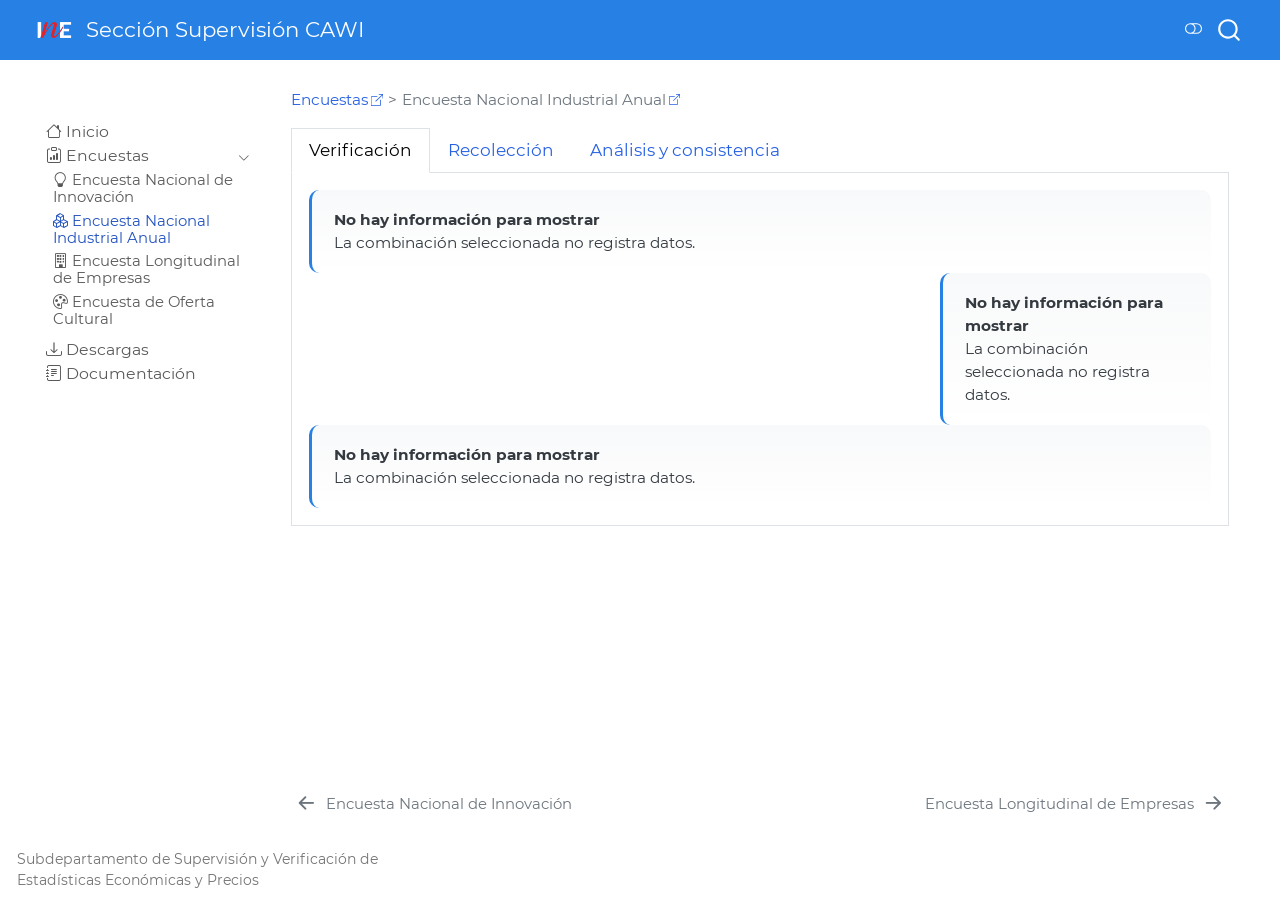
<file: docs/ENIA.html>
<!DOCTYPE html>
<html xmlns="http://www.w3.org/1999/xhtml" lang="es" xml:lang="es"><head>

<meta charset="utf-8">
<meta name="generator" content="quarto-1.6.39">

<meta name="viewport" content="width=device-width, initial-scale=1.0, user-scalable=yes">


<title>enia – Sección Supervisión CAWI</title>
<style>
code{white-space: pre-wrap;}
span.smallcaps{font-variant: small-caps;}
div.columns{display: flex; gap: min(4vw, 1.5em);}
div.column{flex: auto; overflow-x: auto;}
div.hanging-indent{margin-left: 1.5em; text-indent: -1.5em;}
ul.task-list{list-style: none;}
ul.task-list li input[type="checkbox"] {
  width: 0.8em;
  margin: 0 0.8em 0.2em -1em; /* quarto-specific, see https://github.com/quarto-dev/quarto-cli/issues/4556 */ 
  vertical-align: middle;
}
</style>


<script src="site_libs/quarto-nav/quarto-nav.js"></script>
<script src="site_libs/clipboard/clipboard.min.js"></script>
<script src="site_libs/quarto-search/autocomplete.umd.js"></script>
<script src="site_libs/quarto-search/fuse.min.js"></script>
<script src="site_libs/quarto-search/quarto-search.js"></script>
<meta name="quarto:offset" content="./">
<link href="./ELE.html" rel="next">
<link href="./ENI.html" rel="prev">
<link href="./assets/images/logo_ine.png" rel="icon" type="image/png">
<script src="site_libs/quarto-html/quarto.js"></script>
<script src="site_libs/quarto-html/popper.min.js"></script>
<script src="site_libs/quarto-html/tippy.umd.min.js"></script>
<script src="site_libs/quarto-html/anchor.min.js"></script>
<link href="site_libs/quarto-html/tippy.css" rel="stylesheet">
<link href="site_libs/quarto-html/quarto-syntax-highlighting-e26003cea8cd680ca0c55a263523d882.css" rel="stylesheet" class="quarto-color-scheme" id="quarto-text-highlighting-styles">
<link href="site_libs/quarto-html/quarto-syntax-highlighting-dark-d166b450ba5a8e9f7a0ab969bf6592c1.css" rel="prefetch" class="quarto-color-scheme quarto-color-alternate" id="quarto-text-highlighting-styles">
<script src="site_libs/bootstrap/bootstrap.min.js"></script>
<link href="site_libs/bootstrap/bootstrap-icons.css" rel="stylesheet">
<link href="site_libs/bootstrap/bootstrap-e907b9c21eb13761600435f52035fc7f.min.css" rel="stylesheet" append-hash="true" class="quarto-color-scheme" id="quarto-bootstrap" data-mode="light">
<link href="site_libs/bootstrap/bootstrap-dark-39b8b5c43dd62313de44d665691aa5c6.min.css" rel="prefetch" append-hash="true" class="quarto-color-scheme quarto-color-alternate" id="quarto-bootstrap" data-mode="dark">
<script id="quarto-search-options" type="application/json">{
  "location": "navbar",
  "copy-button": false,
  "collapse-after": 3,
  "panel-placement": "end",
  "type": "overlay",
  "limit": 50,
  "keyboard-shortcut": [
    "f",
    "/",
    "s"
  ],
  "show-item-context": false,
  "language": {
    "search-no-results-text": "Sin resultados",
    "search-matching-documents-text": "documentos encontrados",
    "search-copy-link-title": "Copiar el enlace en la búsqueda",
    "search-hide-matches-text": "Ocultar resultados adicionales",
    "search-more-match-text": "resultado adicional en este documento",
    "search-more-matches-text": "resultados adicionales en este documento",
    "search-clear-button-title": "Borrar",
    "search-text-placeholder": "",
    "search-detached-cancel-button-title": "Cancelar",
    "search-submit-button-title": "Enviar",
    "search-label": "Buscar"
  }
}</script>
<style>html{ scroll-behavior: smooth; }</style>
<link href="site_libs/htmltools-fill-0.5.8.1/fill.css" rel="stylesheet">

<script src="site_libs/htmlwidgets-1.6.4/htmlwidgets.js"></script>

<script src="site_libs/echarts4r-4.8.0/echarts-en.min.js"></script>

<script src="site_libs/echarts4r-4.8.0/ecStat.min.js"></script>

<script src="site_libs/echarts4r-4.8.0/dataTool.min.js"></script>

<script src="site_libs/echarts4r-binding-0.4.6/echarts4r.js"></script>



<link rel="stylesheet" href="styles.css">
<link rel="stylesheet" href="https://cdn.jsdelivr.net/npm/bootstrap-icons@1.11.3/font/bootstrap-icons.css">
</head>

<body class="nav-sidebar floating nav-fixed fullcontent">

<div id="quarto-search-results"></div>
  <header id="quarto-header" class="headroom fixed-top">
    <nav class="navbar navbar-expand-lg " data-bs-theme="dark">
      <div class="navbar-container container-fluid">
      <div class="navbar-brand-container mx-auto">
    <a href="./index.html" class="navbar-brand navbar-brand-logo">
    <img src="./assets/images/LOGO INE.png" alt="" class="navbar-logo">
    </a>
    <a class="navbar-brand" href="./index.html">
    <span class="navbar-title">Sección Supervisión CAWI</span>
    </a>
  </div>
        <div class="quarto-navbar-tools tools-end">
  <a href="" class="quarto-color-scheme-toggle quarto-navigation-tool  px-1" onclick="window.quartoToggleColorScheme(); return false;" title="Alternar modo oscuro"><i class="bi"></i></a>
</div>
          <div id="quarto-search" class="" title="Buscar"></div>
      </div> <!-- /container-fluid -->
    </nav>
  <nav class="quarto-secondary-nav">
    <div class="container-fluid d-flex">
      <button type="button" class="quarto-btn-toggle btn" data-bs-toggle="collapse" role="button" data-bs-target=".quarto-sidebar-collapse-item" aria-controls="quarto-sidebar" aria-expanded="false" aria-label="Alternar barra lateral" onclick="if (window.quartoToggleHeadroom) { window.quartoToggleHeadroom(); }">
        <i class="bi bi-layout-text-sidebar-reverse"></i>
      </button>
        <nav class="quarto-page-breadcrumbs" aria-label="breadcrumb"><ol class="breadcrumb"><li class="breadcrumb-item"><a href="./ENI.html">Encuestas</a></li><li class="breadcrumb-item"><a href="./ENIA.html">Encuesta Nacional Industrial Anual</a></li></ol></nav>
        <a class="flex-grow-1" role="navigation" data-bs-toggle="collapse" data-bs-target=".quarto-sidebar-collapse-item" aria-controls="quarto-sidebar" aria-expanded="false" aria-label="Alternar barra lateral" onclick="if (window.quartoToggleHeadroom) { window.quartoToggleHeadroom(); }">      
        </a>
      <button type="button" class="btn quarto-search-button" aria-label="Buscar" onclick="window.quartoOpenSearch();">
        <i class="bi bi-search"></i>
      </button>
    </div>
  </nav>
</header>
<!-- content -->
<div id="quarto-content" class="quarto-container page-columns page-rows-contents page-layout-article page-navbar">
<!-- sidebar -->
  <nav id="quarto-sidebar" class="sidebar collapse collapse-horizontal quarto-sidebar-collapse-item sidebar-navigation floating overflow-auto">
        <div class="mt-2 flex-shrink-0 align-items-center">
        <div class="sidebar-search">
        <div id="quarto-search" class="" title="Buscar"></div>
        </div>
        </div>
    <div class="sidebar-menu-container"> 
    <ul class="list-unstyled mt-1">
        <li class="sidebar-item">
  <div class="sidebar-item-container"> 
  <a href="./index.html" class="sidebar-item-text sidebar-link"><i class="bi bi-house" role="img">
</i> 
 <span class="menu-text">Inicio</span></a>
  </div>
</li>
        <li class="sidebar-item sidebar-item-section">
      <div class="sidebar-item-container"> 
            <a class="sidebar-item-text sidebar-link text-start" data-bs-toggle="collapse" data-bs-target="#quarto-sidebar-section-1" role="navigation" aria-expanded="true"><i class="bi bi-clipboard-data" role="img">
</i> 
 <span class="menu-text">Encuestas</span></a>
          <a class="sidebar-item-toggle text-start" data-bs-toggle="collapse" data-bs-target="#quarto-sidebar-section-1" role="navigation" aria-expanded="true" aria-label="Alternar sección">
            <i class="bi bi-chevron-right ms-2"></i>
          </a> 
      </div>
      <ul id="quarto-sidebar-section-1" class="collapse list-unstyled sidebar-section depth1 show">  
          <li class="sidebar-item">
  <div class="sidebar-item-container"> 
  <a href="./ENI.html" class="sidebar-item-text sidebar-link"><i class="bi bi-bi bi-lightbulb" role="img">
</i> 
 <span class="menu-text">Encuesta Nacional de Innovación</span></a>
  </div>
</li>
          <li class="sidebar-item">
  <div class="sidebar-item-container"> 
  <a href="./ENIA.html" class="sidebar-item-text sidebar-link active"><i class="bi bi-bi bi-boxes" role="img">
</i> 
 <span class="menu-text">Encuesta Nacional Industrial Anual</span></a>
  </div>
</li>
          <li class="sidebar-item">
  <div class="sidebar-item-container"> 
  <a href="./ELE.html" class="sidebar-item-text sidebar-link"><i class="bi bi-bi bi-building" role="img">
</i> 
 <span class="menu-text">Encuesta Longitudinal de Empresas</span></a>
  </div>
</li>
          <li class="sidebar-item">
  <div class="sidebar-item-container"> 
  <a href="./EOC.html" class="sidebar-item-text sidebar-link"><i class="bi bi-bi bi-palette" role="img">
</i> 
 <span class="menu-text">Encuesta de Oferta Cultural</span></a>
  </div>
</li>
      </ul>
  </li>
        <li class="sidebar-item">
  <div class="sidebar-item-container"> 
  <a href="./descargas.html" class="sidebar-item-text sidebar-link"><i class="bi bi-download" role="img">
</i> 
 <span class="menu-text">Descargas</span></a>
  </div>
</li>
        <li class="sidebar-item">
  <div class="sidebar-item-container"> 
  <a href="./metodologia.html" class="sidebar-item-text sidebar-link"><i class="bi bi-bi bi-journal-text" role="img">
</i> 
 <span class="menu-text">Documentación</span></a>
  </div>
</li>
    </ul>
    </div>
</nav>
<div id="quarto-sidebar-glass" class="quarto-sidebar-collapse-item" data-bs-toggle="collapse" data-bs-target=".quarto-sidebar-collapse-item"></div>
<!-- margin-sidebar -->
    
<!-- main -->
<main class="content" id="quarto-document-content"><header id="title-block-header" class="quarto-title-block"><nav class="quarto-page-breadcrumbs quarto-title-breadcrumbs d-none d-lg-block" aria-label="breadcrumb"><ol class="breadcrumb"><li class="breadcrumb-item"><a href="./ENI.html">Encuestas</a></li><li class="breadcrumb-item"><a href="./ENIA.html">Encuesta Nacional Industrial Anual</a></li></ol></nav></header>




<div class="tabset-margin-container"></div><div class="panel-tabset">
<ul class="nav nav-tabs" role="tablist"><li class="nav-item" role="presentation"><a class="nav-link active" id="tabset-1-1-tab" data-bs-toggle="tab" data-bs-target="#tabset-1-1" role="tab" aria-controls="tabset-1-1" aria-selected="true" aria-current="page">Verificación</a></li><li class="nav-item" role="presentation"><a class="nav-link" id="tabset-1-2-tab" data-bs-toggle="tab" data-bs-target="#tabset-1-2" role="tab" aria-controls="tabset-1-2" aria-selected="false">Recolección</a></li><li class="nav-item" role="presentation"><a class="nav-link" id="tabset-1-3-tab" data-bs-toggle="tab" data-bs-target="#tabset-1-3" role="tab" aria-controls="tabset-1-3" aria-selected="false">Análisis y consistencia</a></li></ul>
<div class="tab-content">
<div id="tabset-1-1" class="tab-pane active" role="tabpanel" aria-labelledby="tabset-1-1-tab">
<div class="cell">
<div class="cell-output-display">
<div class="kpi-empty">
           <strong>No hay información para mostrar</strong><br>
           La combinación seleccionada no registra datos.
         </div>
</div>
</div>
<div class="columns">
<div class="column" style="width:70%;">
<div class="cell">
<div class="cell-output-display">

</div>
</div>
</div><div class="column" style="width:30%;">
<div class="cell">
<div class="cell-output-display">
<div class="kpi-empty">
           <strong>No hay información para mostrar</strong><br>
           La combinación seleccionada no registra datos.
         </div>
</div>
</div>
</div>
</div>
<div class="cell">
<div class="cell-output-display">
<div class="kpi-empty">
           <strong>No hay información para mostrar</strong><br>
           La combinación seleccionada no registra datos.
         </div>
</div>
</div>
<div class="cell">
<div class="cell-output-display">

</div>
</div>
<div class="cell">
<div class="cell-output-display">

</div>
</div>
</div>
<div id="tabset-1-2" class="tab-pane" role="tabpanel" aria-labelledby="tabset-1-2-tab">
<div class="cell">
<div class="cell-output-display">
<div class="kpi-grid">
<div class="kpi-card time neutral">
<div class="kpi-head">
<i class="bi bi-clock"></i>
<span>Duración media</span>
<details class="kpi-help">
<summary title="Ver definición metodológica">
<i class="bi bi-info-circle"></i>
</summary>
<div class="kpi-help-text">Promedio del tiempo de respuesta calculado sobre registros válidos sin outliers.</div>
</details>
</div>
<div class="kpi-main">
<span class="kpi-value">00:02:37</span>
</div>
</div>
<div class="kpi-card time neutral">
<div class="kpi-head">
<i class="bi bi-arrow-down"></i>
<span>Duración mínima</span>
<details class="kpi-help">
<summary title="Ver definición metodológica">
<i class="bi bi-info-circle"></i>
</summary>
<div class="kpi-help-text">Menor tiempo de respuesta observado entre los registros válidos sin outliers.</div>
</details>
</div>
<div class="kpi-main">
<span class="kpi-value">00:00:18</span>
</div>
</div>
<div class="kpi-card time neutral">
<div class="kpi-head">
<i class="bi bi-arrow-up"></i>
<span>Duración máxima</span>
<details class="kpi-help">
<summary title="Ver definición metodológica">
<i class="bi bi-info-circle"></i>
</summary>
<div class="kpi-help-text">Mayor tiempo de respuesta observado entre los registros válidos sin outliers.</div>
</details>
</div>
<div class="kpi-main">
<span class="kpi-value">00:05:31</span>
</div>
</div>
</div>
</div>
</div>
<div class="columns">
<div class="column" style="width:70%;">
<div class="cell">
<div class="cell-output-display">
<div class="echarts4r html-widget html-fill-item" id="htmlwidget-a852ec89905569eee33b" style="width:100%;height:500px;"></div>
<script type="application/json" data-for="htmlwidget-a852ec89905569eee33b">{"x":{"theme":"","tl":false,"draw":true,"renderer":"canvas","events":[],"buttons":[],"opts":{"xAxis":[{"show":true}],"yAxis":[{"data":["Registros evaluados","Registros válidos","Válidos sin outliers"],"type":"category","boundaryGap":true}],"legend":{"data":["n"],"show":false,"type":"plain"},"series":[{"data":[{"value":["1844","Registros evaluados"]},{"value":["1725","Registros válidos"]},{"value":["1329","Válidos sin outliers"]}],"name":"n","type":"bar","yAxisIndex":0,"xAxisIndex":0,"coordinateSystem":"cartesian2d","barMaxWidth":42,"itemStyle":"\n        function(params){\n          return { color: params.data.color };\n        }\n      ","label":{"show":true,"position":"insideRight","color":"#FFFFFF","fontWeight":"bold","formatter":"\n          function(params){\n            var v = params.value;\n            if (Array.isArray(v)) v = v[0];\n            if (typeof v === 'string')\n              v = Number(v.replace(/\\./g,'').replace(',','.'));\n            return v\n              .toFixed(0)\n              .replace(/\\B(?=(\\d{3})+(?!\\d))/g, '.');\n          }\n        "}}],"tooltip":{"trigger":"axis","axisPointer":{"type":"shadow"},"formatter":"\n        function(params){\n          var p = params[0];\n          var v = p.value;\n          if (Array.isArray(v)) v = v[0];\n          if (typeof v === 'string')\n            v = Number(v.replace(/\\./g,'').replace(',','.'));\n          return '<b>' + p.axisValue + '<\/b><br>' +\n                 v.toLocaleString('es-CL');\n        }\n      "},"title":[{"left":"center","text":"Cobertura de registros","subtext":"ENIA — Recolección"}],"grid":[{"left":40,"right":20,"top":70,"bottom":10,"containLabel":true}],"toolbox":{"show":true,"orient":"horizontal","right":10,"top":10,"feature":{"saveAsImage":[],"magicType":{"type":["bar","line"]}}},"animation":true,"animationDuration":900,"animationEasing":"cubicOut"},"dispose":true},"evals":["opts.series.0.itemStyle","opts.series.0.label.formatter","opts.tooltip.formatter"],"jsHooks":[]}</script>
</div>
</div>
</div><div class="column" style="width:30%;">
<div class="cell">
<div class="cell-output-display">
<div class="kpi-grid">
<div class="kpi-card risk warn">
<div class="kpi-head">
<i class="bi bi-calendar-x"></i>
<span>Error en registro de fecha</span>
<details class="kpi-help">
<summary title="Ver definición metodológica">
<i class="bi bi-info-circle"></i>
</summary>
<div class="kpi-help-text">Porcentaje de registros con inconsistencias temporales, definidas como fechas u horas faltantes o duraciones negativas entre inicio y término.</div>
</details>
</div>
<div class="kpi-main">
<span class="kpi-value">0,05%</span>
</div>
<div class="kpi-sub">1 registros</div>
</div>
<div class="kpi-card risk bad">
<div class="kpi-head">
<i class="bi bi-shield-x"></i>
<span>Regla operativa</span>
<details class="kpi-help">
<summary title="Ver definición metodológica">
<i class="bi bi-info-circle"></i>
</summary>
<div class="kpi-help-text">Porcentaje de registros cuya duración incumple los umbrales mínimos o máximos definidos por encuesta y etapa.</div>
</details>
</div>
<div class="kpi-main">
<span class="kpi-value">6,40%</span>
</div>
<div class="kpi-sub">118 registros</div>
</div>
<div class="kpi-card risk bad">
<div class="kpi-head">
<i class="bi bi-exclamation-circle"></i>
<span>Outliers</span>
<details class="kpi-help">
<summary title="Ver definición metodológica">
<i class="bi bi-info-circle"></i>
</summary>
<div class="kpi-help-text">Porcentaje de registros con duraciones atípicas identificadas mediante criterios estadísticos (IQR de Tukey y Z-MAD).</div>
</details>
</div>
<div class="kpi-main">
<span class="kpi-value">21,48%</span>
</div>
<div class="kpi-sub">396 registros</div>
</div>
</div>
</div>
</div>
</div>
</div>
<div class="cell">
<div class="cell-output-display">
<div class="kpi-grid">
<div class="kpi-card neutral neutral">
<div class="kpi-head">
<i class="bi bi-clipboard-data"></i>
<span>Registros evaluados</span>
<details class="kpi-help">
<summary title="Ver definición metodológica">
<i class="bi bi-info-circle"></i>
</summary>
<div class="kpi-help-text">Total de registros procesados en la etapa considerada.</div>
</details>
</div>
<div class="kpi-main">
<span class="kpi-value">1.844</span>
</div>
</div>
<div class="kpi-card neutral neutral">
<div class="kpi-head">
<i class="bi bi-check-lg"></i>
<span>Registros válidos</span>
<details class="kpi-help">
<summary title="Ver definición metodológica">
<i class="bi bi-info-circle"></i>
</summary>
<div class="kpi-help-text">Número de registros cuya duración cumple las reglas operativas definidas.</div>
</details>
</div>
<div class="kpi-main">
<span class="kpi-value">1.725</span>
</div>
</div>
<div class="kpi-card neutral neutral">
<div class="kpi-head">
<i class="bi bi-check-circle"></i>
<span>Válidos sin outliers</span>
<details class="kpi-help">
<summary title="Ver definición metodológica">
<i class="bi bi-info-circle"></i>
</summary>
<div class="kpi-help-text">Registros válidos que no presentan valores atípicos y que conforman la base final para el análisis.</div>
</details>
</div>
<div class="kpi-main">
<span class="kpi-value">1.329</span>
</div>
</div>
</div>
</div>
</div>
<div class="cell">
<div class="cell-output-display">
<div class="echarts4r html-widget html-fill-item" id="htmlwidget-91855905b53fedc24b7e" style="width:100%;height:500px;"></div>
<script type="application/json" data-for="htmlwidget-91855905b53fedc24b7e">{"x":{"theme":"","tl":false,"draw":true,"renderer":"canvas","events":[],"buttons":[],"opts":{"yAxis":[{"show":true,"name":"Número de entrevistas"}],"xAxis":[{"data":["lunes","martes","miércoles","jueves","viernes"],"type":"category","boundaryGap":true}],"legend":{"data":["AM","PM"],"show":true,"type":"plain","orient":"vertical","right":10,"top":"middle"},"series":[{"data":[{"value":["lunes"," 21"]},{"value":["martes","120"]},{"value":["miércoles","114"]},{"value":["jueves","139"]},{"value":["viernes","147"]}],"yAxisIndex":0,"xAxisIndex":0,"name":"AM","type":"line","coordinateSystem":"cartesian2d","smooth":true,"symbol":"circle"},{"data":[{"value":["lunes","233"]},{"value":["martes","235"]},{"value":["miércoles","341"]},{"value":["jueves","332"]},{"value":["viernes","162"]}],"yAxisIndex":0,"xAxisIndex":0,"name":"PM","type":"line","coordinateSystem":"cartesian2d","smooth":true,"symbol":"circle"}],"tooltip":{"trigger":"axis"},"title":[{"left":"center","text":"Distribución de entrevistas — ENIA — Recolección","subtext":"Total entrevistas: 1.844 · AM vs PM por día"}],"toolbox":{"show":true,"orient":"horizontal","right":10,"top":10,"feature":{"saveAsImage":[],"magicType":{"type":["bar","line"]}}},"animation":true,"animationDuration":900,"animationEasing":"cubicOut"},"dispose":true},"evals":[],"jsHooks":[]}</script>
</div>
</div>
<div class="cell">
<div class="cell-output-display">
<div class="echarts4r html-widget html-fill-item" id="htmlwidget-0b54bc96796e66bd13e0" style="width:100%;height:500px;"></div>
<script type="application/json" data-for="htmlwidget-0b54bc96796e66bd13e0">{"x":{"theme":"","tl":false,"draw":true,"renderer":"canvas","events":[],"buttons":[],"opts":{"yAxis":[{"data":["lunes","martes","miércoles","jueves","viernes"],"name":"Día de la semana"}],"xAxis":[{"data":["08","09","10","11","12","13","14","15","16","17","18"],"type":"category","name":"Hora del día","nameLocation":"middle","nameGap":30}],"series":[{"data":[{"value":["08","lunes","  0"]},{"value":["09","lunes","  5"]},{"value":["10","lunes","  9"]},{"value":["11","lunes","  7"]},{"value":["12","lunes"," 12"]},{"value":["13","lunes","  5"]},{"value":["14","lunes"," 40"]},{"value":["15","lunes"," 50"]},{"value":["16","lunes"," 76"]},{"value":["17","lunes"," 44"]},{"value":["18","lunes","  5"]},{"value":["08","martes"," 11"]},{"value":["09","martes"," 25"]},{"value":["10","martes"," 32"]},{"value":["11","martes"," 52"]},{"value":["12","martes"," 43"]},{"value":["13","martes"," 39"]},{"value":["14","martes"," 26"]},{"value":["15","martes"," 44"]},{"value":["16","martes"," 55"]},{"value":["17","martes"," 24"]},{"value":["18","martes","  4"]},{"value":["08","miércoles"," 18"]},{"value":["09","miércoles"," 22"]},{"value":["10","miércoles"," 24"]},{"value":["11","miércoles"," 50"]},{"value":["12","miércoles"," 60"]},{"value":["13","miércoles"," 31"]},{"value":["14","miércoles"," 49"]},{"value":["15","miércoles"," 68"]},{"value":["16","miércoles","100"]},{"value":["17","miércoles"," 31"]},{"value":["18","miércoles","  2"]},{"value":["08","jueves","  8"]},{"value":["09","jueves"," 21"]},{"value":["10","jueves"," 48"]},{"value":["11","jueves"," 62"]},{"value":["12","jueves"," 60"]},{"value":["13","jueves"," 17"]},{"value":["14","jueves"," 25"]},{"value":["15","jueves"," 83"]},{"value":["16","jueves"," 97"]},{"value":["17","jueves"," 40"]},{"value":["18","jueves"," 10"]},{"value":["08","viernes","  0"]},{"value":["09","viernes"," 25"]},{"value":["10","viernes"," 43"]},{"value":["11","viernes"," 79"]},{"value":["12","viernes"," 37"]},{"value":["13","viernes"," 21"]},{"value":["14","viernes"," 31"]},{"value":["15","viernes"," 47"]},{"value":["16","viernes"," 19"]},{"value":["17","viernes","  7"]},{"value":["18","viernes","  0"]}],"name":null,"type":"heatmap","coordinateSystem":"cartesian2d","label":{"show":true,"formatter":"\n          function(params){\n            return params.value[2] === 0 ? '' : params.value[2];\n          }\n        "}}],"visualMap":[{"orient":"vertical","right":10,"top":"middle","calculable":true,"type":"continuous","min":0,"max":100}],"title":[{"left":"center","text":"Distribución horaria del trabajo (08:00 a 18:59)","subtext":"ENIA — Recolección"}],"tooltip":{"trigger":"item","formatter":"\n        function (params) {\n          var hora = params.value[0];\n          var dia  = params.value[1];\n          var val  = params.value[2];\n\n          if (val === 0) return '';\n\n          return (\n            '<b>' + dia + '<\/b><br/>' +\n            'Hora: ' + hora + ':00 a ' + hora + ':59<br/>' +\n            'Supervisiones: ' + val\n          );\n        }\n      "},"grid":[{"left":80,"right":80,"top":80,"bottom":40}],"toolbox":{"show":true,"orient":"horizontal","right":10,"top":10,"feature":{"saveAsImage":[]}}},"dispose":true},"evals":["opts.series.0.label.formatter","opts.tooltip.formatter"],"jsHooks":[]}</script>
</div>
</div>
</div>
<div id="tabset-1-3" class="tab-pane" role="tabpanel" aria-labelledby="tabset-1-3-tab">
<div class="cell">
<div class="cell-output-display">
<div class="kpi-grid">
<div class="kpi-card time neutral">
<div class="kpi-head">
<i class="bi bi-clock"></i>
<span>Duración media</span>
<details class="kpi-help">
<summary title="Ver definición metodológica">
<i class="bi bi-info-circle"></i>
</summary>
<div class="kpi-help-text">Promedio del tiempo de respuesta calculado sobre registros válidos sin outliers.</div>
</details>
</div>
<div class="kpi-main">
<span class="kpi-value">00:03:07</span>
</div>
</div>
<div class="kpi-card time neutral">
<div class="kpi-head">
<i class="bi bi-arrow-down"></i>
<span>Duración mínima</span>
<details class="kpi-help">
<summary title="Ver definición metodológica">
<i class="bi bi-info-circle"></i>
</summary>
<div class="kpi-help-text">Menor tiempo de respuesta observado entre los registros válidos sin outliers.</div>
</details>
</div>
<div class="kpi-main">
<span class="kpi-value">00:00:18</span>
</div>
</div>
<div class="kpi-card time neutral">
<div class="kpi-head">
<i class="bi bi-arrow-up"></i>
<span>Duración máxima</span>
<details class="kpi-help">
<summary title="Ver definición metodológica">
<i class="bi bi-info-circle"></i>
</summary>
<div class="kpi-help-text">Mayor tiempo de respuesta observado entre los registros válidos sin outliers.</div>
</details>
</div>
<div class="kpi-main">
<span class="kpi-value">00:08:13</span>
</div>
</div>
</div>
</div>
</div>
<div class="columns">
<div class="column" style="width:70%;">
<div class="cell">
<div class="cell-output-display">
<div class="echarts4r html-widget html-fill-item" id="htmlwidget-65a856ce298dd5908281" style="width:100%;height:500px;"></div>
<script type="application/json" data-for="htmlwidget-65a856ce298dd5908281">{"x":{"theme":"","tl":false,"draw":true,"renderer":"canvas","events":[],"buttons":[],"opts":{"xAxis":[{"show":true}],"yAxis":[{"data":["Registros evaluados","Registros válidos","Válidos sin outliers"],"type":"category","boundaryGap":true}],"legend":{"data":["n"],"show":false,"type":"plain"},"series":[{"data":[{"value":["1397","Registros evaluados"]},{"value":[" 992","Registros válidos"]},{"value":[" 675","Válidos sin outliers"]}],"name":"n","type":"bar","yAxisIndex":0,"xAxisIndex":0,"coordinateSystem":"cartesian2d","barMaxWidth":42,"itemStyle":"\n        function(params){\n          return { color: params.data.color };\n        }\n      ","label":{"show":true,"position":"insideRight","color":"#FFFFFF","fontWeight":"bold","formatter":"\n          function(params){\n            var v = params.value;\n            if (Array.isArray(v)) v = v[0];\n            if (typeof v === 'string')\n              v = Number(v.replace(/\\./g,'').replace(',','.'));\n            return v\n              .toFixed(0)\n              .replace(/\\B(?=(\\d{3})+(?!\\d))/g, '.');\n          }\n        "}}],"tooltip":{"trigger":"axis","axisPointer":{"type":"shadow"},"formatter":"\n        function(params){\n          var p = params[0];\n          var v = p.value;\n          if (Array.isArray(v)) v = v[0];\n          if (typeof v === 'string')\n            v = Number(v.replace(/\\./g,'').replace(',','.'));\n          return '<b>' + p.axisValue + '<\/b><br>' +\n                 v.toLocaleString('es-CL');\n        }\n      "},"title":[{"left":"center","text":"Cobertura de registros","subtext":"ENIA — Consistencia"}],"grid":[{"left":40,"right":20,"top":70,"bottom":10,"containLabel":true}],"toolbox":{"show":true,"orient":"horizontal","right":10,"top":10,"feature":{"saveAsImage":[],"magicType":{"type":["bar","line"]}}},"animation":true,"animationDuration":900,"animationEasing":"cubicOut"},"dispose":true},"evals":["opts.series.0.itemStyle","opts.series.0.label.formatter","opts.tooltip.formatter"],"jsHooks":[]}</script>
</div>
</div>
</div><div class="column" style="width:30%;">
<div class="cell">
<div class="cell-output-display">
<div class="kpi-grid">
<div class="kpi-card risk warn">
<div class="kpi-head">
<i class="bi bi-calendar-x"></i>
<span>Error en registro de fecha</span>
<details class="kpi-help">
<summary title="Ver definición metodológica">
<i class="bi bi-info-circle"></i>
</summary>
<div class="kpi-help-text">Porcentaje de registros con inconsistencias temporales, definidas como fechas u horas faltantes o duraciones negativas entre inicio y término.</div>
</details>
</div>
<div class="kpi-main">
<span class="kpi-value">0,14%</span>
</div>
<div class="kpi-sub">2 registros</div>
</div>
<div class="kpi-card risk bad">
<div class="kpi-head">
<i class="bi bi-shield-x"></i>
<span>Regla operativa</span>
<details class="kpi-help">
<summary title="Ver definición metodológica">
<i class="bi bi-info-circle"></i>
</summary>
<div class="kpi-help-text">Porcentaje de registros cuya duración incumple los umbrales mínimos o máximos definidos por encuesta y etapa.</div>
</details>
</div>
<div class="kpi-main">
<span class="kpi-value">28,85%</span>
</div>
<div class="kpi-sub">403 registros</div>
</div>
<div class="kpi-card risk bad">
<div class="kpi-head">
<i class="bi bi-exclamation-circle"></i>
<span>Outliers</span>
<details class="kpi-help">
<summary title="Ver definición metodológica">
<i class="bi bi-info-circle"></i>
</summary>
<div class="kpi-help-text">Porcentaje de registros con duraciones atípicas identificadas mediante criterios estadísticos (IQR de Tukey y Z-MAD).</div>
</details>
</div>
<div class="kpi-main">
<span class="kpi-value">22,69%</span>
</div>
<div class="kpi-sub">317 registros</div>
</div>
</div>
</div>
</div>
</div>
</div>
<div class="cell">
<div class="cell-output-display">
<div class="kpi-grid">
<div class="kpi-card neutral neutral">
<div class="kpi-head">
<i class="bi bi-clipboard-data"></i>
<span>Registros evaluados</span>
<details class="kpi-help">
<summary title="Ver definición metodológica">
<i class="bi bi-info-circle"></i>
</summary>
<div class="kpi-help-text">Total de registros procesados en la etapa considerada.</div>
</details>
</div>
<div class="kpi-main">
<span class="kpi-value">1.397</span>
</div>
</div>
<div class="kpi-card neutral neutral">
<div class="kpi-head">
<i class="bi bi-check-lg"></i>
<span>Registros válidos</span>
<details class="kpi-help">
<summary title="Ver definición metodológica">
<i class="bi bi-info-circle"></i>
</summary>
<div class="kpi-help-text">Número de registros cuya duración cumple las reglas operativas definidas.</div>
</details>
</div>
<div class="kpi-main">
<span class="kpi-value">992</span>
</div>
</div>
<div class="kpi-card neutral neutral">
<div class="kpi-head">
<i class="bi bi-check-circle"></i>
<span>Válidos sin outliers</span>
<details class="kpi-help">
<summary title="Ver definición metodológica">
<i class="bi bi-info-circle"></i>
</summary>
<div class="kpi-help-text">Registros válidos que no presentan valores atípicos y que conforman la base final para el análisis.</div>
</details>
</div>
<div class="kpi-main">
<span class="kpi-value">675</span>
</div>
</div>
</div>
</div>
</div>
<div class="cell">
<div class="cell-output-display">
<div class="echarts4r html-widget html-fill-item" id="htmlwidget-699b167bd5ce7ced6ec5" style="width:100%;height:500px;"></div>
<script type="application/json" data-for="htmlwidget-699b167bd5ce7ced6ec5">{"x":{"theme":"","tl":false,"draw":true,"renderer":"canvas","events":[],"buttons":[],"opts":{"yAxis":[{"show":true,"name":"Número de entrevistas"}],"xAxis":[{"data":["lunes","martes","miércoles","jueves","viernes"],"type":"category","boundaryGap":true}],"legend":{"data":["AM","PM"],"show":true,"type":"plain","orient":"vertical","right":10,"top":"middle"},"series":[{"data":[{"value":["lunes"," 21"]},{"value":["martes","113"]},{"value":["miércoles","145"]},{"value":["jueves","117"]},{"value":["viernes","116"]}],"yAxisIndex":0,"xAxisIndex":0,"name":"AM","type":"line","coordinateSystem":"cartesian2d","smooth":true,"symbol":"circle"},{"data":[{"value":["lunes","222"]},{"value":["martes","181"]},{"value":["miércoles","178"]},{"value":["jueves","188"]},{"value":["viernes","116"]}],"yAxisIndex":0,"xAxisIndex":0,"name":"PM","type":"line","coordinateSystem":"cartesian2d","smooth":true,"symbol":"circle"}],"tooltip":{"trigger":"axis"},"title":[{"left":"center","text":"Distribución de entrevistas — ENIA — Consistencia","subtext":"Total entrevistas: 1.397 · AM vs PM por día"}],"toolbox":{"show":true,"orient":"horizontal","right":10,"top":10,"feature":{"saveAsImage":[],"magicType":{"type":["bar","line"]}}},"animation":true,"animationDuration":900,"animationEasing":"cubicOut"},"dispose":true},"evals":[],"jsHooks":[]}</script>
</div>
</div>
<div class="cell">
<div class="cell-output-display">
<div class="echarts4r html-widget html-fill-item" id="htmlwidget-7b364d78717ffc46d92d" style="width:100%;height:500px;"></div>
<script type="application/json" data-for="htmlwidget-7b364d78717ffc46d92d">{"x":{"theme":"","tl":false,"draw":true,"renderer":"canvas","events":[],"buttons":[],"opts":{"yAxis":[{"data":["lunes","martes","miércoles","jueves","viernes"],"name":"Día de la semana"}],"xAxis":[{"data":["08","09","10","11","12","13","14","15","16","17","18"],"type":"category","name":"Hora del día","nameLocation":"middle","nameGap":30}],"series":[{"data":[{"value":["08","lunes"," 0"]},{"value":["09","lunes"," 2"]},{"value":["10","lunes"," 7"]},{"value":["11","lunes","12"]},{"value":["12","lunes","34"]},{"value":["13","lunes"," 5"]},{"value":["14","lunes","15"]},{"value":["15","lunes","51"]},{"value":["16","lunes","71"]},{"value":["17","lunes","31"]},{"value":["18","lunes","15"]},{"value":["08","martes","20"]},{"value":["09","martes","27"]},{"value":["10","martes","33"]},{"value":["11","martes","33"]},{"value":["12","martes","33"]},{"value":["13","martes","16"]},{"value":["14","martes","31"]},{"value":["15","martes","43"]},{"value":["16","martes","52"]},{"value":["17","martes"," 6"]},{"value":["18","martes"," 0"]},{"value":["08","miércoles","15"]},{"value":["09","miércoles","44"]},{"value":["10","miércoles","41"]},{"value":["11","miércoles","45"]},{"value":["12","miércoles","37"]},{"value":["13","miércoles"," 6"]},{"value":["14","miércoles","43"]},{"value":["15","miércoles","57"]},{"value":["16","miércoles","32"]},{"value":["17","miércoles"," 3"]},{"value":["18","miércoles"," 0"]},{"value":["08","jueves"," 8"]},{"value":["09","jueves","16"]},{"value":["10","jueves","38"]},{"value":["11","jueves","55"]},{"value":["12","jueves","49"]},{"value":["13","jueves","14"]},{"value":["14","jueves","12"]},{"value":["15","jueves","48"]},{"value":["16","jueves","49"]},{"value":["17","jueves","16"]},{"value":["18","jueves"," 0"]},{"value":["08","viernes"," 3"]},{"value":["09","viernes","18"]},{"value":["10","viernes","47"]},{"value":["11","viernes","48"]},{"value":["12","viernes","37"]},{"value":["13","viernes","12"]},{"value":["14","viernes","25"]},{"value":["15","viernes","41"]},{"value":["16","viernes"," 1"]},{"value":["17","viernes"," 0"]},{"value":["18","viernes"," 0"]}],"name":null,"type":"heatmap","coordinateSystem":"cartesian2d","label":{"show":true,"formatter":"\n          function(params){\n            return params.value[2] === 0 ? '' : params.value[2];\n          }\n        "}}],"visualMap":[{"orient":"vertical","right":10,"top":"middle","calculable":true,"type":"continuous","min":0,"max":71}],"title":[{"left":"center","text":"Distribución horaria del trabajo (08:00 a 18:59)","subtext":"ENIA — Consistencia"}],"tooltip":{"trigger":"item","formatter":"\n        function (params) {\n          var hora = params.value[0];\n          var dia  = params.value[1];\n          var val  = params.value[2];\n\n          if (val === 0) return '';\n\n          return (\n            '<b>' + dia + '<\/b><br/>' +\n            'Hora: ' + hora + ':00 a ' + hora + ':59<br/>' +\n            'Supervisiones: ' + val\n          );\n        }\n      "},"grid":[{"left":80,"right":80,"top":80,"bottom":40}],"toolbox":{"show":true,"orient":"horizontal","right":10,"top":10,"feature":{"saveAsImage":[]}}},"dispose":true},"evals":["opts.series.0.label.formatter","opts.tooltip.formatter"],"jsHooks":[]}</script>
</div>
</div>
</div>
</div>
</div>



</main> <!-- /main -->
<script id="quarto-html-after-body" type="application/javascript">
window.document.addEventListener("DOMContentLoaded", function (event) {
  const toggleBodyColorMode = (bsSheetEl) => {
    const mode = bsSheetEl.getAttribute("data-mode");
    const bodyEl = window.document.querySelector("body");
    if (mode === "dark") {
      bodyEl.classList.add("quarto-dark");
      bodyEl.classList.remove("quarto-light");
    } else {
      bodyEl.classList.add("quarto-light");
      bodyEl.classList.remove("quarto-dark");
    }
  }
  const toggleBodyColorPrimary = () => {
    const bsSheetEl = window.document.querySelector("link#quarto-bootstrap");
    if (bsSheetEl) {
      toggleBodyColorMode(bsSheetEl);
    }
  }
  toggleBodyColorPrimary();  
  const disableStylesheet = (stylesheets) => {
    for (let i=0; i < stylesheets.length; i++) {
      const stylesheet = stylesheets[i];
      stylesheet.rel = 'prefetch';
    }
  }
  const enableStylesheet = (stylesheets) => {
    for (let i=0; i < stylesheets.length; i++) {
      const stylesheet = stylesheets[i];
      stylesheet.rel = 'stylesheet';
    }
  }
  const manageTransitions = (selector, allowTransitions) => {
    const els = window.document.querySelectorAll(selector);
    for (let i=0; i < els.length; i++) {
      const el = els[i];
      if (allowTransitions) {
        el.classList.remove('notransition');
      } else {
        el.classList.add('notransition');
      }
    }
  }
  const toggleGiscusIfUsed = (isAlternate, darkModeDefault) => {
    const baseTheme = document.querySelector('#giscus-base-theme')?.value ?? 'light';
    const alternateTheme = document.querySelector('#giscus-alt-theme')?.value ?? 'dark';
    let newTheme = '';
    if(darkModeDefault) {
      newTheme = isAlternate ? baseTheme : alternateTheme;
    } else {
      newTheme = isAlternate ? alternateTheme : baseTheme;
    }
    const changeGiscusTheme = () => {
      // From: https://github.com/giscus/giscus/issues/336
      const sendMessage = (message) => {
        const iframe = document.querySelector('iframe.giscus-frame');
        if (!iframe) return;
        iframe.contentWindow.postMessage({ giscus: message }, 'https://giscus.app');
      }
      sendMessage({
        setConfig: {
          theme: newTheme
        }
      });
    }
    const isGiscussLoaded = window.document.querySelector('iframe.giscus-frame') !== null;
    if (isGiscussLoaded) {
      changeGiscusTheme();
    }
  }
  const toggleColorMode = (alternate) => {
    // Switch the stylesheets
    const alternateStylesheets = window.document.querySelectorAll('link.quarto-color-scheme.quarto-color-alternate');
    manageTransitions('#quarto-margin-sidebar .nav-link', false);
    if (alternate) {
      enableStylesheet(alternateStylesheets);
      for (const sheetNode of alternateStylesheets) {
        if (sheetNode.id === "quarto-bootstrap") {
          toggleBodyColorMode(sheetNode);
        }
      }
    } else {
      disableStylesheet(alternateStylesheets);
      toggleBodyColorPrimary();
    }
    manageTransitions('#quarto-margin-sidebar .nav-link', true);
    // Switch the toggles
    const toggles = window.document.querySelectorAll('.quarto-color-scheme-toggle');
    for (let i=0; i < toggles.length; i++) {
      const toggle = toggles[i];
      if (toggle) {
        if (alternate) {
          toggle.classList.add("alternate");     
        } else {
          toggle.classList.remove("alternate");
        }
      }
    }
    // Hack to workaround the fact that safari doesn't
    // properly recolor the scrollbar when toggling (#1455)
    if (navigator.userAgent.indexOf('Safari') > 0 && navigator.userAgent.indexOf('Chrome') == -1) {
      manageTransitions("body", false);
      window.scrollTo(0, 1);
      setTimeout(() => {
        window.scrollTo(0, 0);
        manageTransitions("body", true);
      }, 40);  
    }
  }
  const isFileUrl = () => { 
    return window.location.protocol === 'file:';
  }
  const hasAlternateSentinel = () => {  
    let styleSentinel = getColorSchemeSentinel();
    if (styleSentinel !== null) {
      return styleSentinel === "alternate";
    } else {
      return false;
    }
  }
  const setStyleSentinel = (alternate) => {
    const value = alternate ? "alternate" : "default";
    if (!isFileUrl()) {
      window.localStorage.setItem("quarto-color-scheme", value);
    } else {
      localAlternateSentinel = value;
    }
  }
  const getColorSchemeSentinel = () => {
    if (!isFileUrl()) {
      const storageValue = window.localStorage.getItem("quarto-color-scheme");
      return storageValue != null ? storageValue : localAlternateSentinel;
    } else {
      return localAlternateSentinel;
    }
  }
  const darkModeDefault = false;
  let localAlternateSentinel = darkModeDefault ? 'alternate' : 'default';
  // Dark / light mode switch
  window.quartoToggleColorScheme = () => {
    // Read the current dark / light value 
    let toAlternate = !hasAlternateSentinel();
    toggleColorMode(toAlternate);
    setStyleSentinel(toAlternate);
    toggleGiscusIfUsed(toAlternate, darkModeDefault);
  };
  // Ensure there is a toggle, if there isn't float one in the top right
  if (window.document.querySelector('.quarto-color-scheme-toggle') === null) {
    const a = window.document.createElement('a');
    a.classList.add('top-right');
    a.classList.add('quarto-color-scheme-toggle');
    a.href = "";
    a.onclick = function() { try { window.quartoToggleColorScheme(); } catch {} return false; };
    const i = window.document.createElement("i");
    i.classList.add('bi');
    a.appendChild(i);
    window.document.body.appendChild(a);
  }
  // Switch to dark mode if need be
  if (hasAlternateSentinel()) {
    toggleColorMode(true);
  } else {
    toggleColorMode(false);
  }
  const icon = "";
  const anchorJS = new window.AnchorJS();
  anchorJS.options = {
    placement: 'right',
    icon: icon
  };
  anchorJS.add('.anchored');
    var localhostRegex = new RegExp(/^(?:http|https):\/\/localhost\:?[0-9]*\//);
    var mailtoRegex = new RegExp(/^mailto:/);
      var filterRegex = new RegExp("https:\/\/ftorov\.github\.io\/dashboard_SV");
    var isInternal = (href) => {
        return filterRegex.test(href) || localhostRegex.test(href) || mailtoRegex.test(href);
    }
    // Inspect non-navigation links and adorn them if external
 	var links = window.document.querySelectorAll('a[href]:not(.nav-link):not(.navbar-brand):not(.toc-action):not(.sidebar-link):not(.sidebar-item-toggle):not(.pagination-link):not(.no-external):not([aria-hidden]):not(.dropdown-item):not(.quarto-navigation-tool):not(.about-link)');
    for (var i=0; i<links.length; i++) {
      const link = links[i];
      if (!isInternal(link.href)) {
        // undo the damage that might have been done by quarto-nav.js in the case of
        // links that we want to consider external
        if (link.dataset.originalHref !== undefined) {
          link.href = link.dataset.originalHref;
        }
          // target, if specified
          link.setAttribute("target", "_blank");
          if (link.getAttribute("rel") === null) {
            link.setAttribute("rel", "noopener");
          }
          // default icon
          link.classList.add("external");
      }
    }
  function tippyHover(el, contentFn, onTriggerFn, onUntriggerFn) {
    const config = {
      allowHTML: true,
      maxWidth: 500,
      delay: 100,
      arrow: false,
      appendTo: function(el) {
          return el.parentElement;
      },
      interactive: true,
      interactiveBorder: 10,
      theme: 'quarto',
      placement: 'bottom-start',
    };
    if (contentFn) {
      config.content = contentFn;
    }
    if (onTriggerFn) {
      config.onTrigger = onTriggerFn;
    }
    if (onUntriggerFn) {
      config.onUntrigger = onUntriggerFn;
    }
    window.tippy(el, config); 
  }
  const noterefs = window.document.querySelectorAll('a[role="doc-noteref"]');
  for (var i=0; i<noterefs.length; i++) {
    const ref = noterefs[i];
    tippyHover(ref, function() {
      // use id or data attribute instead here
      let href = ref.getAttribute('data-footnote-href') || ref.getAttribute('href');
      try { href = new URL(href).hash; } catch {}
      const id = href.replace(/^#\/?/, "");
      const note = window.document.getElementById(id);
      if (note) {
        return note.innerHTML;
      } else {
        return "";
      }
    });
  }
  const xrefs = window.document.querySelectorAll('a.quarto-xref');
  const processXRef = (id, note) => {
    // Strip column container classes
    const stripColumnClz = (el) => {
      el.classList.remove("page-full", "page-columns");
      if (el.children) {
        for (const child of el.children) {
          stripColumnClz(child);
        }
      }
    }
    stripColumnClz(note)
    if (id === null || id.startsWith('sec-')) {
      // Special case sections, only their first couple elements
      const container = document.createElement("div");
      if (note.children && note.children.length > 2) {
        container.appendChild(note.children[0].cloneNode(true));
        for (let i = 1; i < note.children.length; i++) {
          const child = note.children[i];
          if (child.tagName === "P" && child.innerText === "") {
            continue;
          } else {
            container.appendChild(child.cloneNode(true));
            break;
          }
        }
        if (window.Quarto?.typesetMath) {
          window.Quarto.typesetMath(container);
        }
        return container.innerHTML
      } else {
        if (window.Quarto?.typesetMath) {
          window.Quarto.typesetMath(note);
        }
        return note.innerHTML;
      }
    } else {
      // Remove any anchor links if they are present
      const anchorLink = note.querySelector('a.anchorjs-link');
      if (anchorLink) {
        anchorLink.remove();
      }
      if (window.Quarto?.typesetMath) {
        window.Quarto.typesetMath(note);
      }
      if (note.classList.contains("callout")) {
        return note.outerHTML;
      } else {
        return note.innerHTML;
      }
    }
  }
  for (var i=0; i<xrefs.length; i++) {
    const xref = xrefs[i];
    tippyHover(xref, undefined, function(instance) {
      instance.disable();
      let url = xref.getAttribute('href');
      let hash = undefined; 
      if (url.startsWith('#')) {
        hash = url;
      } else {
        try { hash = new URL(url).hash; } catch {}
      }
      if (hash) {
        const id = hash.replace(/^#\/?/, "");
        const note = window.document.getElementById(id);
        if (note !== null) {
          try {
            const html = processXRef(id, note.cloneNode(true));
            instance.setContent(html);
          } finally {
            instance.enable();
            instance.show();
          }
        } else {
          // See if we can fetch this
          fetch(url.split('#')[0])
          .then(res => res.text())
          .then(html => {
            const parser = new DOMParser();
            const htmlDoc = parser.parseFromString(html, "text/html");
            const note = htmlDoc.getElementById(id);
            if (note !== null) {
              const html = processXRef(id, note);
              instance.setContent(html);
            } 
          }).finally(() => {
            instance.enable();
            instance.show();
          });
        }
      } else {
        // See if we can fetch a full url (with no hash to target)
        // This is a special case and we should probably do some content thinning / targeting
        fetch(url)
        .then(res => res.text())
        .then(html => {
          const parser = new DOMParser();
          const htmlDoc = parser.parseFromString(html, "text/html");
          const note = htmlDoc.querySelector('main.content');
          if (note !== null) {
            // This should only happen for chapter cross references
            // (since there is no id in the URL)
            // remove the first header
            if (note.children.length > 0 && note.children[0].tagName === "HEADER") {
              note.children[0].remove();
            }
            const html = processXRef(null, note);
            instance.setContent(html);
          } 
        }).finally(() => {
          instance.enable();
          instance.show();
        });
      }
    }, function(instance) {
    });
  }
      let selectedAnnoteEl;
      const selectorForAnnotation = ( cell, annotation) => {
        let cellAttr = 'data-code-cell="' + cell + '"';
        let lineAttr = 'data-code-annotation="' +  annotation + '"';
        const selector = 'span[' + cellAttr + '][' + lineAttr + ']';
        return selector;
      }
      const selectCodeLines = (annoteEl) => {
        const doc = window.document;
        const targetCell = annoteEl.getAttribute("data-target-cell");
        const targetAnnotation = annoteEl.getAttribute("data-target-annotation");
        const annoteSpan = window.document.querySelector(selectorForAnnotation(targetCell, targetAnnotation));
        const lines = annoteSpan.getAttribute("data-code-lines").split(",");
        const lineIds = lines.map((line) => {
          return targetCell + "-" + line;
        })
        let top = null;
        let height = null;
        let parent = null;
        if (lineIds.length > 0) {
            //compute the position of the single el (top and bottom and make a div)
            const el = window.document.getElementById(lineIds[0]);
            top = el.offsetTop;
            height = el.offsetHeight;
            parent = el.parentElement.parentElement;
          if (lineIds.length > 1) {
            const lastEl = window.document.getElementById(lineIds[lineIds.length - 1]);
            const bottom = lastEl.offsetTop + lastEl.offsetHeight;
            height = bottom - top;
          }
          if (top !== null && height !== null && parent !== null) {
            // cook up a div (if necessary) and position it 
            let div = window.document.getElementById("code-annotation-line-highlight");
            if (div === null) {
              div = window.document.createElement("div");
              div.setAttribute("id", "code-annotation-line-highlight");
              div.style.position = 'absolute';
              parent.appendChild(div);
            }
            div.style.top = top - 2 + "px";
            div.style.height = height + 4 + "px";
            div.style.left = 0;
            let gutterDiv = window.document.getElementById("code-annotation-line-highlight-gutter");
            if (gutterDiv === null) {
              gutterDiv = window.document.createElement("div");
              gutterDiv.setAttribute("id", "code-annotation-line-highlight-gutter");
              gutterDiv.style.position = 'absolute';
              const codeCell = window.document.getElementById(targetCell);
              const gutter = codeCell.querySelector('.code-annotation-gutter');
              gutter.appendChild(gutterDiv);
            }
            gutterDiv.style.top = top - 2 + "px";
            gutterDiv.style.height = height + 4 + "px";
          }
          selectedAnnoteEl = annoteEl;
        }
      };
      const unselectCodeLines = () => {
        const elementsIds = ["code-annotation-line-highlight", "code-annotation-line-highlight-gutter"];
        elementsIds.forEach((elId) => {
          const div = window.document.getElementById(elId);
          if (div) {
            div.remove();
          }
        });
        selectedAnnoteEl = undefined;
      };
        // Handle positioning of the toggle
    window.addEventListener(
      "resize",
      throttle(() => {
        elRect = undefined;
        if (selectedAnnoteEl) {
          selectCodeLines(selectedAnnoteEl);
        }
      }, 10)
    );
    function throttle(fn, ms) {
    let throttle = false;
    let timer;
      return (...args) => {
        if(!throttle) { // first call gets through
            fn.apply(this, args);
            throttle = true;
        } else { // all the others get throttled
            if(timer) clearTimeout(timer); // cancel #2
            timer = setTimeout(() => {
              fn.apply(this, args);
              timer = throttle = false;
            }, ms);
        }
      };
    }
      // Attach click handler to the DT
      const annoteDls = window.document.querySelectorAll('dt[data-target-cell]');
      for (const annoteDlNode of annoteDls) {
        annoteDlNode.addEventListener('click', (event) => {
          const clickedEl = event.target;
          if (clickedEl !== selectedAnnoteEl) {
            unselectCodeLines();
            const activeEl = window.document.querySelector('dt[data-target-cell].code-annotation-active');
            if (activeEl) {
              activeEl.classList.remove('code-annotation-active');
            }
            selectCodeLines(clickedEl);
            clickedEl.classList.add('code-annotation-active');
          } else {
            // Unselect the line
            unselectCodeLines();
            clickedEl.classList.remove('code-annotation-active');
          }
        });
      }
  const findCites = (el) => {
    const parentEl = el.parentElement;
    if (parentEl) {
      const cites = parentEl.dataset.cites;
      if (cites) {
        return {
          el,
          cites: cites.split(' ')
        };
      } else {
        return findCites(el.parentElement)
      }
    } else {
      return undefined;
    }
  };
  var bibliorefs = window.document.querySelectorAll('a[role="doc-biblioref"]');
  for (var i=0; i<bibliorefs.length; i++) {
    const ref = bibliorefs[i];
    const citeInfo = findCites(ref);
    if (citeInfo) {
      tippyHover(citeInfo.el, function() {
        var popup = window.document.createElement('div');
        citeInfo.cites.forEach(function(cite) {
          var citeDiv = window.document.createElement('div');
          citeDiv.classList.add('hanging-indent');
          citeDiv.classList.add('csl-entry');
          var biblioDiv = window.document.getElementById('ref-' + cite);
          if (biblioDiv) {
            citeDiv.innerHTML = biblioDiv.innerHTML;
          }
          popup.appendChild(citeDiv);
        });
        return popup.innerHTML;
      });
    }
  }
});
</script>
<nav class="page-navigation">
  <div class="nav-page nav-page-previous">
      <a href="./ENI.html" class="pagination-link" aria-label="Encuesta Nacional de Innovación">
        <i class="bi bi-arrow-left-short"></i> <span class="nav-page-text">Encuesta Nacional de Innovación</span>
      </a>          
  </div>
  <div class="nav-page nav-page-next">
      <a href="./ELE.html" class="pagination-link" aria-label="Encuesta Longitudinal de Empresas">
        <span class="nav-page-text">Encuesta Longitudinal de Empresas</span> <i class="bi bi-arrow-right-short"></i>
      </a>
  </div>
</nav>
</div> <!-- /content -->
<footer class="footer">
  <div class="nav-footer">
    <div class="nav-footer-left">
<p>Subdepartamento de Supervisión y Verificación de Estadísticas Económicas y Precios</p>
</div>   
    <div class="nav-footer-center">
      &nbsp;
    </div>
    <div class="nav-footer-right">
      &nbsp;
    </div>
  </div>
</footer>




<script src="site_libs/quarto-html/zenscroll-min.js"></script>
</body></html>
</file>
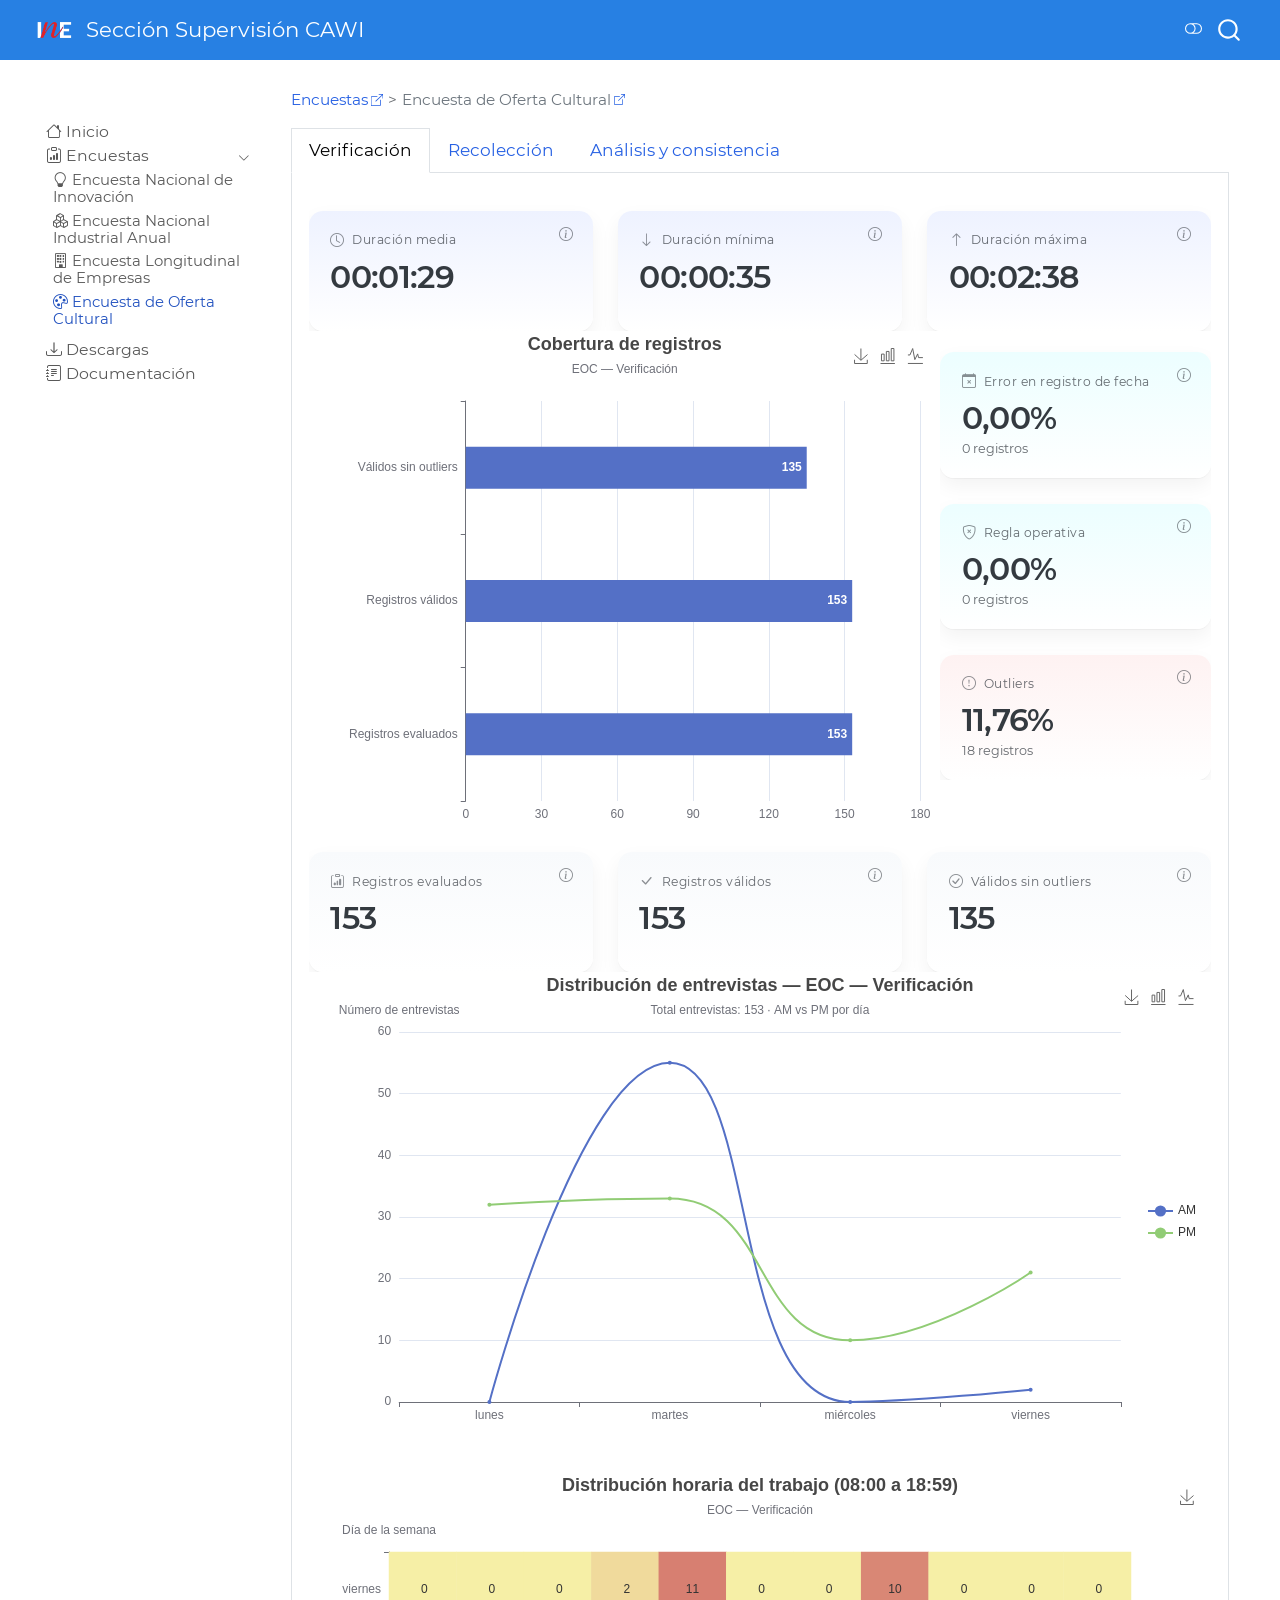
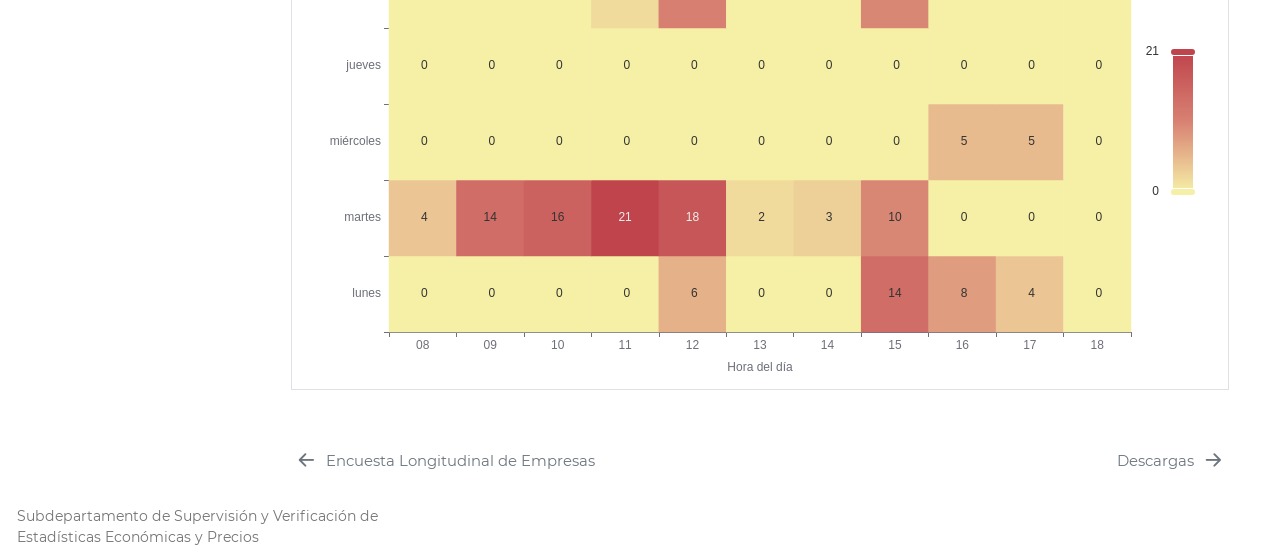
<file: docs/EOC.html>
<!DOCTYPE html>
<html xmlns="http://www.w3.org/1999/xhtml" lang="es" xml:lang="es"><head>

<meta charset="utf-8">
<meta name="generator" content="quarto-1.6.39">

<meta name="viewport" content="width=device-width, initial-scale=1.0, user-scalable=yes">


<title>eoc – Sección Supervisión CAWI</title>
<style>
code{white-space: pre-wrap;}
span.smallcaps{font-variant: small-caps;}
div.columns{display: flex; gap: min(4vw, 1.5em);}
div.column{flex: auto; overflow-x: auto;}
div.hanging-indent{margin-left: 1.5em; text-indent: -1.5em;}
ul.task-list{list-style: none;}
ul.task-list li input[type="checkbox"] {
  width: 0.8em;
  margin: 0 0.8em 0.2em -1em; /* quarto-specific, see https://github.com/quarto-dev/quarto-cli/issues/4556 */ 
  vertical-align: middle;
}
</style>


<script src="site_libs/quarto-nav/quarto-nav.js"></script>
<script src="site_libs/clipboard/clipboard.min.js"></script>
<script src="site_libs/quarto-search/autocomplete.umd.js"></script>
<script src="site_libs/quarto-search/fuse.min.js"></script>
<script src="site_libs/quarto-search/quarto-search.js"></script>
<meta name="quarto:offset" content="./">
<link href="./descargas.html" rel="next">
<link href="./ELE.html" rel="prev">
<link href="./assets/images/logo_ine.png" rel="icon" type="image/png">
<script src="site_libs/quarto-html/quarto.js"></script>
<script src="site_libs/quarto-html/popper.min.js"></script>
<script src="site_libs/quarto-html/tippy.umd.min.js"></script>
<script src="site_libs/quarto-html/anchor.min.js"></script>
<link href="site_libs/quarto-html/tippy.css" rel="stylesheet">
<link href="site_libs/quarto-html/quarto-syntax-highlighting-e26003cea8cd680ca0c55a263523d882.css" rel="stylesheet" class="quarto-color-scheme" id="quarto-text-highlighting-styles">
<link href="site_libs/quarto-html/quarto-syntax-highlighting-dark-d166b450ba5a8e9f7a0ab969bf6592c1.css" rel="prefetch" class="quarto-color-scheme quarto-color-alternate" id="quarto-text-highlighting-styles">
<script src="site_libs/bootstrap/bootstrap.min.js"></script>
<link href="site_libs/bootstrap/bootstrap-icons.css" rel="stylesheet">
<link href="site_libs/bootstrap/bootstrap-e907b9c21eb13761600435f52035fc7f.min.css" rel="stylesheet" append-hash="true" class="quarto-color-scheme" id="quarto-bootstrap" data-mode="light">
<link href="site_libs/bootstrap/bootstrap-dark-39b8b5c43dd62313de44d665691aa5c6.min.css" rel="prefetch" append-hash="true" class="quarto-color-scheme quarto-color-alternate" id="quarto-bootstrap" data-mode="dark">
<script id="quarto-search-options" type="application/json">{
  "location": "navbar",
  "copy-button": false,
  "collapse-after": 3,
  "panel-placement": "end",
  "type": "overlay",
  "limit": 50,
  "keyboard-shortcut": [
    "f",
    "/",
    "s"
  ],
  "show-item-context": false,
  "language": {
    "search-no-results-text": "Sin resultados",
    "search-matching-documents-text": "documentos encontrados",
    "search-copy-link-title": "Copiar el enlace en la búsqueda",
    "search-hide-matches-text": "Ocultar resultados adicionales",
    "search-more-match-text": "resultado adicional en este documento",
    "search-more-matches-text": "resultados adicionales en este documento",
    "search-clear-button-title": "Borrar",
    "search-text-placeholder": "",
    "search-detached-cancel-button-title": "Cancelar",
    "search-submit-button-title": "Enviar",
    "search-label": "Buscar"
  }
}</script>
<style>html{ scroll-behavior: smooth; }</style>
<link href="site_libs/htmltools-fill-0.5.8.1/fill.css" rel="stylesheet">

<script src="site_libs/htmlwidgets-1.6.4/htmlwidgets.js"></script>

<script src="site_libs/echarts4r-4.8.0/echarts-en.min.js"></script>

<script src="site_libs/echarts4r-4.8.0/ecStat.min.js"></script>

<script src="site_libs/echarts4r-4.8.0/dataTool.min.js"></script>

<script src="site_libs/echarts4r-binding-0.4.6/echarts4r.js"></script>



<link rel="stylesheet" href="styles.css">
<link rel="stylesheet" href="https://cdn.jsdelivr.net/npm/bootstrap-icons@1.11.3/font/bootstrap-icons.css">
</head>

<body class="nav-sidebar floating nav-fixed fullcontent">

<div id="quarto-search-results"></div>
  <header id="quarto-header" class="headroom fixed-top">
    <nav class="navbar navbar-expand-lg " data-bs-theme="dark">
      <div class="navbar-container container-fluid">
      <div class="navbar-brand-container mx-auto">
    <a href="./index.html" class="navbar-brand navbar-brand-logo">
    <img src="./assets/images/LOGO INE.png" alt="" class="navbar-logo">
    </a>
    <a class="navbar-brand" href="./index.html">
    <span class="navbar-title">Sección Supervisión CAWI</span>
    </a>
  </div>
        <div class="quarto-navbar-tools tools-end">
  <a href="" class="quarto-color-scheme-toggle quarto-navigation-tool  px-1" onclick="window.quartoToggleColorScheme(); return false;" title="Alternar modo oscuro"><i class="bi"></i></a>
</div>
          <div id="quarto-search" class="" title="Buscar"></div>
      </div> <!-- /container-fluid -->
    </nav>
  <nav class="quarto-secondary-nav">
    <div class="container-fluid d-flex">
      <button type="button" class="quarto-btn-toggle btn" data-bs-toggle="collapse" role="button" data-bs-target=".quarto-sidebar-collapse-item" aria-controls="quarto-sidebar" aria-expanded="false" aria-label="Alternar barra lateral" onclick="if (window.quartoToggleHeadroom) { window.quartoToggleHeadroom(); }">
        <i class="bi bi-layout-text-sidebar-reverse"></i>
      </button>
        <nav class="quarto-page-breadcrumbs" aria-label="breadcrumb"><ol class="breadcrumb"><li class="breadcrumb-item"><a href="./ENI.html">Encuestas</a></li><li class="breadcrumb-item"><a href="./EOC.html">Encuesta de Oferta Cultural</a></li></ol></nav>
        <a class="flex-grow-1" role="navigation" data-bs-toggle="collapse" data-bs-target=".quarto-sidebar-collapse-item" aria-controls="quarto-sidebar" aria-expanded="false" aria-label="Alternar barra lateral" onclick="if (window.quartoToggleHeadroom) { window.quartoToggleHeadroom(); }">      
        </a>
      <button type="button" class="btn quarto-search-button" aria-label="Buscar" onclick="window.quartoOpenSearch();">
        <i class="bi bi-search"></i>
      </button>
    </div>
  </nav>
</header>
<!-- content -->
<div id="quarto-content" class="quarto-container page-columns page-rows-contents page-layout-article page-navbar">
<!-- sidebar -->
  <nav id="quarto-sidebar" class="sidebar collapse collapse-horizontal quarto-sidebar-collapse-item sidebar-navigation floating overflow-auto">
        <div class="mt-2 flex-shrink-0 align-items-center">
        <div class="sidebar-search">
        <div id="quarto-search" class="" title="Buscar"></div>
        </div>
        </div>
    <div class="sidebar-menu-container"> 
    <ul class="list-unstyled mt-1">
        <li class="sidebar-item">
  <div class="sidebar-item-container"> 
  <a href="./index.html" class="sidebar-item-text sidebar-link"><i class="bi bi-house" role="img">
</i> 
 <span class="menu-text">Inicio</span></a>
  </div>
</li>
        <li class="sidebar-item sidebar-item-section">
      <div class="sidebar-item-container"> 
            <a class="sidebar-item-text sidebar-link text-start" data-bs-toggle="collapse" data-bs-target="#quarto-sidebar-section-1" role="navigation" aria-expanded="true"><i class="bi bi-clipboard-data" role="img">
</i> 
 <span class="menu-text">Encuestas</span></a>
          <a class="sidebar-item-toggle text-start" data-bs-toggle="collapse" data-bs-target="#quarto-sidebar-section-1" role="navigation" aria-expanded="true" aria-label="Alternar sección">
            <i class="bi bi-chevron-right ms-2"></i>
          </a> 
      </div>
      <ul id="quarto-sidebar-section-1" class="collapse list-unstyled sidebar-section depth1 show">  
          <li class="sidebar-item">
  <div class="sidebar-item-container"> 
  <a href="./ENI.html" class="sidebar-item-text sidebar-link"><i class="bi bi-bi bi-lightbulb" role="img">
</i> 
 <span class="menu-text">Encuesta Nacional de Innovación</span></a>
  </div>
</li>
          <li class="sidebar-item">
  <div class="sidebar-item-container"> 
  <a href="./ENIA.html" class="sidebar-item-text sidebar-link"><i class="bi bi-bi bi-boxes" role="img">
</i> 
 <span class="menu-text">Encuesta Nacional Industrial Anual</span></a>
  </div>
</li>
          <li class="sidebar-item">
  <div class="sidebar-item-container"> 
  <a href="./ELE.html" class="sidebar-item-text sidebar-link"><i class="bi bi-bi bi-building" role="img">
</i> 
 <span class="menu-text">Encuesta Longitudinal de Empresas</span></a>
  </div>
</li>
          <li class="sidebar-item">
  <div class="sidebar-item-container"> 
  <a href="./EOC.html" class="sidebar-item-text sidebar-link active"><i class="bi bi-bi bi-palette" role="img">
</i> 
 <span class="menu-text">Encuesta de Oferta Cultural</span></a>
  </div>
</li>
      </ul>
  </li>
        <li class="sidebar-item">
  <div class="sidebar-item-container"> 
  <a href="./descargas.html" class="sidebar-item-text sidebar-link"><i class="bi bi-download" role="img">
</i> 
 <span class="menu-text">Descargas</span></a>
  </div>
</li>
        <li class="sidebar-item">
  <div class="sidebar-item-container"> 
  <a href="./metodologia.html" class="sidebar-item-text sidebar-link"><i class="bi bi-bi bi-journal-text" role="img">
</i> 
 <span class="menu-text">Documentación</span></a>
  </div>
</li>
    </ul>
    </div>
</nav>
<div id="quarto-sidebar-glass" class="quarto-sidebar-collapse-item" data-bs-toggle="collapse" data-bs-target=".quarto-sidebar-collapse-item"></div>
<!-- margin-sidebar -->
    
<!-- main -->
<main class="content" id="quarto-document-content"><header id="title-block-header" class="quarto-title-block"><nav class="quarto-page-breadcrumbs quarto-title-breadcrumbs d-none d-lg-block" aria-label="breadcrumb"><ol class="breadcrumb"><li class="breadcrumb-item"><a href="./ENI.html">Encuestas</a></li><li class="breadcrumb-item"><a href="./EOC.html">Encuesta de Oferta Cultural</a></li></ol></nav></header>




<div class="tabset-margin-container"></div><div class="panel-tabset">
<ul class="nav nav-tabs" role="tablist"><li class="nav-item" role="presentation"><a class="nav-link active" id="tabset-1-1-tab" data-bs-toggle="tab" data-bs-target="#tabset-1-1" role="tab" aria-controls="tabset-1-1" aria-selected="true" aria-current="page">Verificación</a></li><li class="nav-item" role="presentation"><a class="nav-link" id="tabset-1-2-tab" data-bs-toggle="tab" data-bs-target="#tabset-1-2" role="tab" aria-controls="tabset-1-2" aria-selected="false">Recolección</a></li><li class="nav-item" role="presentation"><a class="nav-link" id="tabset-1-3-tab" data-bs-toggle="tab" data-bs-target="#tabset-1-3" role="tab" aria-controls="tabset-1-3" aria-selected="false">Análisis y consistencia</a></li></ul>
<div class="tab-content">
<div id="tabset-1-1" class="tab-pane active" role="tabpanel" aria-labelledby="tabset-1-1-tab">
<div class="cell">
<div class="cell-output-display">
<div class="kpi-grid">
<div class="kpi-card time neutral">
<div class="kpi-head">
<i class="bi bi-clock"></i>
<span>Duración media</span>
<details class="kpi-help">
<summary title="Ver definición metodológica">
<i class="bi bi-info-circle"></i>
</summary>
<div class="kpi-help-text">Promedio del tiempo de respuesta calculado sobre registros válidos sin outliers.</div>
</details>
</div>
<div class="kpi-main">
<span class="kpi-value">00:01:29</span>
</div>
</div>
<div class="kpi-card time neutral">
<div class="kpi-head">
<i class="bi bi-arrow-down"></i>
<span>Duración mínima</span>
<details class="kpi-help">
<summary title="Ver definición metodológica">
<i class="bi bi-info-circle"></i>
</summary>
<div class="kpi-help-text">Menor tiempo de respuesta observado entre los registros válidos sin outliers.</div>
</details>
</div>
<div class="kpi-main">
<span class="kpi-value">00:00:35</span>
</div>
</div>
<div class="kpi-card time neutral">
<div class="kpi-head">
<i class="bi bi-arrow-up"></i>
<span>Duración máxima</span>
<details class="kpi-help">
<summary title="Ver definición metodológica">
<i class="bi bi-info-circle"></i>
</summary>
<div class="kpi-help-text">Mayor tiempo de respuesta observado entre los registros válidos sin outliers.</div>
</details>
</div>
<div class="kpi-main">
<span class="kpi-value">00:02:38</span>
</div>
</div>
</div>
</div>
</div>
<div class="columns">
<div class="column" style="width:70%;">
<div class="cell">
<div class="cell-output-display">
<div class="echarts4r html-widget html-fill-item" id="htmlwidget-ddf8d18c5bc6dcb2be8d" style="width:100%;height:500px;"></div>
<script type="application/json" data-for="htmlwidget-ddf8d18c5bc6dcb2be8d">{"x":{"theme":"","tl":false,"draw":true,"renderer":"canvas","events":[],"buttons":[],"opts":{"xAxis":[{"show":true}],"yAxis":[{"data":["Registros evaluados","Registros válidos","Válidos sin outliers"],"type":"category","boundaryGap":true}],"legend":{"data":["n"],"show":false,"type":"plain"},"series":[{"data":[{"value":["153","Registros evaluados"]},{"value":["153","Registros válidos"]},{"value":["135","Válidos sin outliers"]}],"name":"n","type":"bar","yAxisIndex":0,"xAxisIndex":0,"coordinateSystem":"cartesian2d","barMaxWidth":42,"itemStyle":"\n        function(params){\n          return { color: params.data.color };\n        }\n      ","label":{"show":true,"position":"insideRight","color":"#FFFFFF","fontWeight":"bold","formatter":"\n          function(params){\n            var v = params.value;\n            if (Array.isArray(v)) v = v[0];\n            if (typeof v === 'string')\n              v = Number(v.replace(/\\./g,'').replace(',','.'));\n            return v\n              .toFixed(0)\n              .replace(/\\B(?=(\\d{3})+(?!\\d))/g, '.');\n          }\n        "}}],"tooltip":{"trigger":"axis","axisPointer":{"type":"shadow"},"formatter":"\n        function(params){\n          var p = params[0];\n          var v = p.value;\n          if (Array.isArray(v)) v = v[0];\n          if (typeof v === 'string')\n            v = Number(v.replace(/\\./g,'').replace(',','.'));\n          return '<b>' + p.axisValue + '<\/b><br>' +\n                 v.toLocaleString('es-CL');\n        }\n      "},"title":[{"left":"center","text":"Cobertura de registros","subtext":"EOC — Verificación"}],"grid":[{"left":40,"right":20,"top":70,"bottom":10,"containLabel":true}],"toolbox":{"show":true,"orient":"horizontal","right":10,"top":10,"feature":{"saveAsImage":[],"magicType":{"type":["bar","line"]}}},"animation":true,"animationDuration":900,"animationEasing":"cubicOut"},"dispose":true},"evals":["opts.series.0.itemStyle","opts.series.0.label.formatter","opts.tooltip.formatter"],"jsHooks":[]}</script>
</div>
</div>
</div><div class="column" style="width:30%;">
<div class="cell">
<div class="cell-output-display">
<div class="kpi-grid">
<div class="kpi-card risk ok">
<div class="kpi-head">
<i class="bi bi-calendar-x"></i>
<span>Error en registro de fecha</span>
<details class="kpi-help">
<summary title="Ver definición metodológica">
<i class="bi bi-info-circle"></i>
</summary>
<div class="kpi-help-text">Porcentaje de registros con inconsistencias temporales, definidas como fechas u horas faltantes o duraciones negativas entre inicio y término.</div>
</details>
</div>
<div class="kpi-main">
<span class="kpi-value">0,00%</span>
</div>
<div class="kpi-sub">0 registros</div>
</div>
<div class="kpi-card risk ok">
<div class="kpi-head">
<i class="bi bi-shield-x"></i>
<span>Regla operativa</span>
<details class="kpi-help">
<summary title="Ver definición metodológica">
<i class="bi bi-info-circle"></i>
</summary>
<div class="kpi-help-text">Porcentaje de registros cuya duración incumple los umbrales mínimos o máximos definidos por encuesta y etapa.</div>
</details>
</div>
<div class="kpi-main">
<span class="kpi-value">0,00%</span>
</div>
<div class="kpi-sub">0 registros</div>
</div>
<div class="kpi-card risk bad">
<div class="kpi-head">
<i class="bi bi-exclamation-circle"></i>
<span>Outliers</span>
<details class="kpi-help">
<summary title="Ver definición metodológica">
<i class="bi bi-info-circle"></i>
</summary>
<div class="kpi-help-text">Porcentaje de registros con duraciones atípicas identificadas mediante criterios estadísticos (IQR de Tukey y Z-MAD).</div>
</details>
</div>
<div class="kpi-main">
<span class="kpi-value">11,76%</span>
</div>
<div class="kpi-sub">18 registros</div>
</div>
</div>
</div>
</div>
</div>
</div>
<div class="cell">
<div class="cell-output-display">
<div class="kpi-grid">
<div class="kpi-card neutral neutral">
<div class="kpi-head">
<i class="bi bi-clipboard-data"></i>
<span>Registros evaluados</span>
<details class="kpi-help">
<summary title="Ver definición metodológica">
<i class="bi bi-info-circle"></i>
</summary>
<div class="kpi-help-text">Total de registros procesados en la etapa considerada.</div>
</details>
</div>
<div class="kpi-main">
<span class="kpi-value">153</span>
</div>
</div>
<div class="kpi-card neutral neutral">
<div class="kpi-head">
<i class="bi bi-check-lg"></i>
<span>Registros válidos</span>
<details class="kpi-help">
<summary title="Ver definición metodológica">
<i class="bi bi-info-circle"></i>
</summary>
<div class="kpi-help-text">Número de registros cuya duración cumple las reglas operativas definidas.</div>
</details>
</div>
<div class="kpi-main">
<span class="kpi-value">153</span>
</div>
</div>
<div class="kpi-card neutral neutral">
<div class="kpi-head">
<i class="bi bi-check-circle"></i>
<span>Válidos sin outliers</span>
<details class="kpi-help">
<summary title="Ver definición metodológica">
<i class="bi bi-info-circle"></i>
</summary>
<div class="kpi-help-text">Registros válidos que no presentan valores atípicos y que conforman la base final para el análisis.</div>
</details>
</div>
<div class="kpi-main">
<span class="kpi-value">135</span>
</div>
</div>
</div>
</div>
</div>
<div class="cell">
<div class="cell-output-display">
<div class="echarts4r html-widget html-fill-item" id="htmlwidget-cb99bf5395c8e69dcb39" style="width:100%;height:500px;"></div>
<script type="application/json" data-for="htmlwidget-cb99bf5395c8e69dcb39">{"x":{"theme":"","tl":false,"draw":true,"renderer":"canvas","events":[],"buttons":[],"opts":{"yAxis":[{"show":true,"name":"Número de entrevistas"}],"xAxis":[{"data":["lunes","martes","miércoles","viernes"],"type":"category","boundaryGap":true}],"legend":{"data":["AM","PM"],"show":true,"type":"plain","orient":"vertical","right":10,"top":"middle"},"series":[{"data":[{"value":["lunes"," 0"]},{"value":["martes","55"]},{"value":["miércoles"," 0"]},{"value":["viernes"," 2"]}],"yAxisIndex":0,"xAxisIndex":0,"name":"AM","type":"line","coordinateSystem":"cartesian2d","smooth":true,"symbol":"circle"},{"data":[{"value":["lunes","32"]},{"value":["martes","33"]},{"value":["miércoles","10"]},{"value":["viernes","21"]}],"yAxisIndex":0,"xAxisIndex":0,"name":"PM","type":"line","coordinateSystem":"cartesian2d","smooth":true,"symbol":"circle"}],"tooltip":{"trigger":"axis"},"title":[{"left":"center","text":"Distribución de entrevistas — EOC — Verificación","subtext":"Total entrevistas: 153 · AM vs PM por día"}],"toolbox":{"show":true,"orient":"horizontal","right":10,"top":10,"feature":{"saveAsImage":[],"magicType":{"type":["bar","line"]}}},"animation":true,"animationDuration":900,"animationEasing":"cubicOut"},"dispose":true},"evals":[],"jsHooks":[]}</script>
</div>
</div>
<div class="cell">
<div class="cell-output-display">
<div class="echarts4r html-widget html-fill-item" id="htmlwidget-da6c347e634b5746e151" style="width:100%;height:500px;"></div>
<script type="application/json" data-for="htmlwidget-da6c347e634b5746e151">{"x":{"theme":"","tl":false,"draw":true,"renderer":"canvas","events":[],"buttons":[],"opts":{"yAxis":[{"data":["lunes","martes","miércoles","jueves","viernes"],"name":"Día de la semana"}],"xAxis":[{"data":["08","09","10","11","12","13","14","15","16","17","18"],"type":"category","name":"Hora del día","nameLocation":"middle","nameGap":30}],"series":[{"data":[{"value":["08","lunes"," 0"]},{"value":["09","lunes"," 0"]},{"value":["10","lunes"," 0"]},{"value":["11","lunes"," 0"]},{"value":["12","lunes"," 6"]},{"value":["13","lunes"," 0"]},{"value":["14","lunes"," 0"]},{"value":["15","lunes","14"]},{"value":["16","lunes"," 8"]},{"value":["17","lunes"," 4"]},{"value":["18","lunes"," 0"]},{"value":["08","martes"," 4"]},{"value":["09","martes","14"]},{"value":["10","martes","16"]},{"value":["11","martes","21"]},{"value":["12","martes","18"]},{"value":["13","martes"," 2"]},{"value":["14","martes"," 3"]},{"value":["15","martes","10"]},{"value":["16","martes"," 0"]},{"value":["17","martes"," 0"]},{"value":["18","martes"," 0"]},{"value":["08","miércoles"," 0"]},{"value":["09","miércoles"," 0"]},{"value":["10","miércoles"," 0"]},{"value":["11","miércoles"," 0"]},{"value":["12","miércoles"," 0"]},{"value":["13","miércoles"," 0"]},{"value":["14","miércoles"," 0"]},{"value":["15","miércoles"," 0"]},{"value":["16","miércoles"," 5"]},{"value":["17","miércoles"," 5"]},{"value":["18","miércoles"," 0"]},{"value":["08","jueves"," 0"]},{"value":["09","jueves"," 0"]},{"value":["10","jueves"," 0"]},{"value":["11","jueves"," 0"]},{"value":["12","jueves"," 0"]},{"value":["13","jueves"," 0"]},{"value":["14","jueves"," 0"]},{"value":["15","jueves"," 0"]},{"value":["16","jueves"," 0"]},{"value":["17","jueves"," 0"]},{"value":["18","jueves"," 0"]},{"value":["08","viernes"," 0"]},{"value":["09","viernes"," 0"]},{"value":["10","viernes"," 0"]},{"value":["11","viernes"," 2"]},{"value":["12","viernes","11"]},{"value":["13","viernes"," 0"]},{"value":["14","viernes"," 0"]},{"value":["15","viernes","10"]},{"value":["16","viernes"," 0"]},{"value":["17","viernes"," 0"]},{"value":["18","viernes"," 0"]}],"name":null,"type":"heatmap","coordinateSystem":"cartesian2d","label":{"show":true,"formatter":"\n          function(params){\n            return params.value[2] === 0 ? '' : params.value[2];\n          }\n        "}}],"visualMap":[{"orient":"vertical","right":10,"top":"middle","calculable":true,"type":"continuous","min":0,"max":21}],"title":[{"left":"center","text":"Distribución horaria del trabajo (08:00 a 18:59)","subtext":"EOC — Verificación"}],"tooltip":{"trigger":"item","formatter":"\n        function (params) {\n          var hora = params.value[0];\n          var dia  = params.value[1];\n          var val  = params.value[2];\n\n          if (val === 0) return '';\n\n          return (\n            '<b>' + dia + '<\/b><br/>' +\n            'Hora: ' + hora + ':00 a ' + hora + ':59<br/>' +\n            'Supervisiones: ' + val\n          );\n        }\n      "},"grid":[{"left":80,"right":80,"top":80,"bottom":40}],"toolbox":{"show":true,"orient":"horizontal","right":10,"top":10,"feature":{"saveAsImage":[]}}},"dispose":true},"evals":["opts.series.0.label.formatter","opts.tooltip.formatter"],"jsHooks":[]}</script>
</div>
</div>
</div>
<div id="tabset-1-2" class="tab-pane" role="tabpanel" aria-labelledby="tabset-1-2-tab">
<div class="cell">
<div class="cell-output-display">
<div class="kpi-empty">
           <strong>No hay información para mostrar</strong><br>
           La combinación seleccionada no registra datos.
         </div>
</div>
</div>
<div class="columns">
<div class="column" style="width:70%;">
<div class="cell">
<div class="cell-output-display">

</div>
</div>
</div><div class="column" style="width:30%;">
<div class="cell">
<div class="cell-output-display">
<div class="kpi-empty">
           <strong>No hay información para mostrar</strong><br>
           La combinación seleccionada no registra datos.
         </div>
</div>
</div>
</div>
</div>
<div class="cell">
<div class="cell-output-display">
<div class="kpi-empty">
           <strong>No hay información para mostrar</strong><br>
           La combinación seleccionada no registra datos.
         </div>
</div>
</div>
<div class="cell">
<div class="cell-output-display">

</div>
</div>
<div class="cell">
<div class="cell-output-display">

</div>
</div>
</div>
<div id="tabset-1-3" class="tab-pane" role="tabpanel" aria-labelledby="tabset-1-3-tab">
<div class="cell">
<div class="cell-output-display">
<div class="kpi-empty">
           <strong>No hay información para mostrar</strong><br>
           La combinación seleccionada no registra datos.
         </div>
</div>
</div>
<div class="columns">
<div class="column" style="width:70%;">
<div class="cell">
<div class="cell-output-display">

</div>
</div>
</div><div class="column" style="width:30%;">
<div class="cell">
<div class="cell-output-display">
<div class="kpi-empty">
           <strong>No hay información para mostrar</strong><br>
           La combinación seleccionada no registra datos.
         </div>
</div>
</div>
</div>
</div>
<div class="cell">
<div class="cell-output-display">
<div class="kpi-empty">
           <strong>No hay información para mostrar</strong><br>
           La combinación seleccionada no registra datos.
         </div>
</div>
</div>
<div class="cell">
<div class="cell-output-display">

</div>
</div>
<div class="cell">
<div class="cell-output-display">

</div>
</div>
</div>
</div>
</div>



</main> <!-- /main -->
<script id="quarto-html-after-body" type="application/javascript">
window.document.addEventListener("DOMContentLoaded", function (event) {
  const toggleBodyColorMode = (bsSheetEl) => {
    const mode = bsSheetEl.getAttribute("data-mode");
    const bodyEl = window.document.querySelector("body");
    if (mode === "dark") {
      bodyEl.classList.add("quarto-dark");
      bodyEl.classList.remove("quarto-light");
    } else {
      bodyEl.classList.add("quarto-light");
      bodyEl.classList.remove("quarto-dark");
    }
  }
  const toggleBodyColorPrimary = () => {
    const bsSheetEl = window.document.querySelector("link#quarto-bootstrap");
    if (bsSheetEl) {
      toggleBodyColorMode(bsSheetEl);
    }
  }
  toggleBodyColorPrimary();  
  const disableStylesheet = (stylesheets) => {
    for (let i=0; i < stylesheets.length; i++) {
      const stylesheet = stylesheets[i];
      stylesheet.rel = 'prefetch';
    }
  }
  const enableStylesheet = (stylesheets) => {
    for (let i=0; i < stylesheets.length; i++) {
      const stylesheet = stylesheets[i];
      stylesheet.rel = 'stylesheet';
    }
  }
  const manageTransitions = (selector, allowTransitions) => {
    const els = window.document.querySelectorAll(selector);
    for (let i=0; i < els.length; i++) {
      const el = els[i];
      if (allowTransitions) {
        el.classList.remove('notransition');
      } else {
        el.classList.add('notransition');
      }
    }
  }
  const toggleGiscusIfUsed = (isAlternate, darkModeDefault) => {
    const baseTheme = document.querySelector('#giscus-base-theme')?.value ?? 'light';
    const alternateTheme = document.querySelector('#giscus-alt-theme')?.value ?? 'dark';
    let newTheme = '';
    if(darkModeDefault) {
      newTheme = isAlternate ? baseTheme : alternateTheme;
    } else {
      newTheme = isAlternate ? alternateTheme : baseTheme;
    }
    const changeGiscusTheme = () => {
      // From: https://github.com/giscus/giscus/issues/336
      const sendMessage = (message) => {
        const iframe = document.querySelector('iframe.giscus-frame');
        if (!iframe) return;
        iframe.contentWindow.postMessage({ giscus: message }, 'https://giscus.app');
      }
      sendMessage({
        setConfig: {
          theme: newTheme
        }
      });
    }
    const isGiscussLoaded = window.document.querySelector('iframe.giscus-frame') !== null;
    if (isGiscussLoaded) {
      changeGiscusTheme();
    }
  }
  const toggleColorMode = (alternate) => {
    // Switch the stylesheets
    const alternateStylesheets = window.document.querySelectorAll('link.quarto-color-scheme.quarto-color-alternate');
    manageTransitions('#quarto-margin-sidebar .nav-link', false);
    if (alternate) {
      enableStylesheet(alternateStylesheets);
      for (const sheetNode of alternateStylesheets) {
        if (sheetNode.id === "quarto-bootstrap") {
          toggleBodyColorMode(sheetNode);
        }
      }
    } else {
      disableStylesheet(alternateStylesheets);
      toggleBodyColorPrimary();
    }
    manageTransitions('#quarto-margin-sidebar .nav-link', true);
    // Switch the toggles
    const toggles = window.document.querySelectorAll('.quarto-color-scheme-toggle');
    for (let i=0; i < toggles.length; i++) {
      const toggle = toggles[i];
      if (toggle) {
        if (alternate) {
          toggle.classList.add("alternate");     
        } else {
          toggle.classList.remove("alternate");
        }
      }
    }
    // Hack to workaround the fact that safari doesn't
    // properly recolor the scrollbar when toggling (#1455)
    if (navigator.userAgent.indexOf('Safari') > 0 && navigator.userAgent.indexOf('Chrome') == -1) {
      manageTransitions("body", false);
      window.scrollTo(0, 1);
      setTimeout(() => {
        window.scrollTo(0, 0);
        manageTransitions("body", true);
      }, 40);  
    }
  }
  const isFileUrl = () => { 
    return window.location.protocol === 'file:';
  }
  const hasAlternateSentinel = () => {  
    let styleSentinel = getColorSchemeSentinel();
    if (styleSentinel !== null) {
      return styleSentinel === "alternate";
    } else {
      return false;
    }
  }
  const setStyleSentinel = (alternate) => {
    const value = alternate ? "alternate" : "default";
    if (!isFileUrl()) {
      window.localStorage.setItem("quarto-color-scheme", value);
    } else {
      localAlternateSentinel = value;
    }
  }
  const getColorSchemeSentinel = () => {
    if (!isFileUrl()) {
      const storageValue = window.localStorage.getItem("quarto-color-scheme");
      return storageValue != null ? storageValue : localAlternateSentinel;
    } else {
      return localAlternateSentinel;
    }
  }
  const darkModeDefault = false;
  let localAlternateSentinel = darkModeDefault ? 'alternate' : 'default';
  // Dark / light mode switch
  window.quartoToggleColorScheme = () => {
    // Read the current dark / light value 
    let toAlternate = !hasAlternateSentinel();
    toggleColorMode(toAlternate);
    setStyleSentinel(toAlternate);
    toggleGiscusIfUsed(toAlternate, darkModeDefault);
  };
  // Ensure there is a toggle, if there isn't float one in the top right
  if (window.document.querySelector('.quarto-color-scheme-toggle') === null) {
    const a = window.document.createElement('a');
    a.classList.add('top-right');
    a.classList.add('quarto-color-scheme-toggle');
    a.href = "";
    a.onclick = function() { try { window.quartoToggleColorScheme(); } catch {} return false; };
    const i = window.document.createElement("i");
    i.classList.add('bi');
    a.appendChild(i);
    window.document.body.appendChild(a);
  }
  // Switch to dark mode if need be
  if (hasAlternateSentinel()) {
    toggleColorMode(true);
  } else {
    toggleColorMode(false);
  }
  const icon = "";
  const anchorJS = new window.AnchorJS();
  anchorJS.options = {
    placement: 'right',
    icon: icon
  };
  anchorJS.add('.anchored');
    var localhostRegex = new RegExp(/^(?:http|https):\/\/localhost\:?[0-9]*\//);
    var mailtoRegex = new RegExp(/^mailto:/);
      var filterRegex = new RegExp("https:\/\/ftorov\.github\.io\/dashboard_SV");
    var isInternal = (href) => {
        return filterRegex.test(href) || localhostRegex.test(href) || mailtoRegex.test(href);
    }
    // Inspect non-navigation links and adorn them if external
 	var links = window.document.querySelectorAll('a[href]:not(.nav-link):not(.navbar-brand):not(.toc-action):not(.sidebar-link):not(.sidebar-item-toggle):not(.pagination-link):not(.no-external):not([aria-hidden]):not(.dropdown-item):not(.quarto-navigation-tool):not(.about-link)');
    for (var i=0; i<links.length; i++) {
      const link = links[i];
      if (!isInternal(link.href)) {
        // undo the damage that might have been done by quarto-nav.js in the case of
        // links that we want to consider external
        if (link.dataset.originalHref !== undefined) {
          link.href = link.dataset.originalHref;
        }
          // target, if specified
          link.setAttribute("target", "_blank");
          if (link.getAttribute("rel") === null) {
            link.setAttribute("rel", "noopener");
          }
          // default icon
          link.classList.add("external");
      }
    }
  function tippyHover(el, contentFn, onTriggerFn, onUntriggerFn) {
    const config = {
      allowHTML: true,
      maxWidth: 500,
      delay: 100,
      arrow: false,
      appendTo: function(el) {
          return el.parentElement;
      },
      interactive: true,
      interactiveBorder: 10,
      theme: 'quarto',
      placement: 'bottom-start',
    };
    if (contentFn) {
      config.content = contentFn;
    }
    if (onTriggerFn) {
      config.onTrigger = onTriggerFn;
    }
    if (onUntriggerFn) {
      config.onUntrigger = onUntriggerFn;
    }
    window.tippy(el, config); 
  }
  const noterefs = window.document.querySelectorAll('a[role="doc-noteref"]');
  for (var i=0; i<noterefs.length; i++) {
    const ref = noterefs[i];
    tippyHover(ref, function() {
      // use id or data attribute instead here
      let href = ref.getAttribute('data-footnote-href') || ref.getAttribute('href');
      try { href = new URL(href).hash; } catch {}
      const id = href.replace(/^#\/?/, "");
      const note = window.document.getElementById(id);
      if (note) {
        return note.innerHTML;
      } else {
        return "";
      }
    });
  }
  const xrefs = window.document.querySelectorAll('a.quarto-xref');
  const processXRef = (id, note) => {
    // Strip column container classes
    const stripColumnClz = (el) => {
      el.classList.remove("page-full", "page-columns");
      if (el.children) {
        for (const child of el.children) {
          stripColumnClz(child);
        }
      }
    }
    stripColumnClz(note)
    if (id === null || id.startsWith('sec-')) {
      // Special case sections, only their first couple elements
      const container = document.createElement("div");
      if (note.children && note.children.length > 2) {
        container.appendChild(note.children[0].cloneNode(true));
        for (let i = 1; i < note.children.length; i++) {
          const child = note.children[i];
          if (child.tagName === "P" && child.innerText === "") {
            continue;
          } else {
            container.appendChild(child.cloneNode(true));
            break;
          }
        }
        if (window.Quarto?.typesetMath) {
          window.Quarto.typesetMath(container);
        }
        return container.innerHTML
      } else {
        if (window.Quarto?.typesetMath) {
          window.Quarto.typesetMath(note);
        }
        return note.innerHTML;
      }
    } else {
      // Remove any anchor links if they are present
      const anchorLink = note.querySelector('a.anchorjs-link');
      if (anchorLink) {
        anchorLink.remove();
      }
      if (window.Quarto?.typesetMath) {
        window.Quarto.typesetMath(note);
      }
      if (note.classList.contains("callout")) {
        return note.outerHTML;
      } else {
        return note.innerHTML;
      }
    }
  }
  for (var i=0; i<xrefs.length; i++) {
    const xref = xrefs[i];
    tippyHover(xref, undefined, function(instance) {
      instance.disable();
      let url = xref.getAttribute('href');
      let hash = undefined; 
      if (url.startsWith('#')) {
        hash = url;
      } else {
        try { hash = new URL(url).hash; } catch {}
      }
      if (hash) {
        const id = hash.replace(/^#\/?/, "");
        const note = window.document.getElementById(id);
        if (note !== null) {
          try {
            const html = processXRef(id, note.cloneNode(true));
            instance.setContent(html);
          } finally {
            instance.enable();
            instance.show();
          }
        } else {
          // See if we can fetch this
          fetch(url.split('#')[0])
          .then(res => res.text())
          .then(html => {
            const parser = new DOMParser();
            const htmlDoc = parser.parseFromString(html, "text/html");
            const note = htmlDoc.getElementById(id);
            if (note !== null) {
              const html = processXRef(id, note);
              instance.setContent(html);
            } 
          }).finally(() => {
            instance.enable();
            instance.show();
          });
        }
      } else {
        // See if we can fetch a full url (with no hash to target)
        // This is a special case and we should probably do some content thinning / targeting
        fetch(url)
        .then(res => res.text())
        .then(html => {
          const parser = new DOMParser();
          const htmlDoc = parser.parseFromString(html, "text/html");
          const note = htmlDoc.querySelector('main.content');
          if (note !== null) {
            // This should only happen for chapter cross references
            // (since there is no id in the URL)
            // remove the first header
            if (note.children.length > 0 && note.children[0].tagName === "HEADER") {
              note.children[0].remove();
            }
            const html = processXRef(null, note);
            instance.setContent(html);
          } 
        }).finally(() => {
          instance.enable();
          instance.show();
        });
      }
    }, function(instance) {
    });
  }
      let selectedAnnoteEl;
      const selectorForAnnotation = ( cell, annotation) => {
        let cellAttr = 'data-code-cell="' + cell + '"';
        let lineAttr = 'data-code-annotation="' +  annotation + '"';
        const selector = 'span[' + cellAttr + '][' + lineAttr + ']';
        return selector;
      }
      const selectCodeLines = (annoteEl) => {
        const doc = window.document;
        const targetCell = annoteEl.getAttribute("data-target-cell");
        const targetAnnotation = annoteEl.getAttribute("data-target-annotation");
        const annoteSpan = window.document.querySelector(selectorForAnnotation(targetCell, targetAnnotation));
        const lines = annoteSpan.getAttribute("data-code-lines").split(",");
        const lineIds = lines.map((line) => {
          return targetCell + "-" + line;
        })
        let top = null;
        let height = null;
        let parent = null;
        if (lineIds.length > 0) {
            //compute the position of the single el (top and bottom and make a div)
            const el = window.document.getElementById(lineIds[0]);
            top = el.offsetTop;
            height = el.offsetHeight;
            parent = el.parentElement.parentElement;
          if (lineIds.length > 1) {
            const lastEl = window.document.getElementById(lineIds[lineIds.length - 1]);
            const bottom = lastEl.offsetTop + lastEl.offsetHeight;
            height = bottom - top;
          }
          if (top !== null && height !== null && parent !== null) {
            // cook up a div (if necessary) and position it 
            let div = window.document.getElementById("code-annotation-line-highlight");
            if (div === null) {
              div = window.document.createElement("div");
              div.setAttribute("id", "code-annotation-line-highlight");
              div.style.position = 'absolute';
              parent.appendChild(div);
            }
            div.style.top = top - 2 + "px";
            div.style.height = height + 4 + "px";
            div.style.left = 0;
            let gutterDiv = window.document.getElementById("code-annotation-line-highlight-gutter");
            if (gutterDiv === null) {
              gutterDiv = window.document.createElement("div");
              gutterDiv.setAttribute("id", "code-annotation-line-highlight-gutter");
              gutterDiv.style.position = 'absolute';
              const codeCell = window.document.getElementById(targetCell);
              const gutter = codeCell.querySelector('.code-annotation-gutter');
              gutter.appendChild(gutterDiv);
            }
            gutterDiv.style.top = top - 2 + "px";
            gutterDiv.style.height = height + 4 + "px";
          }
          selectedAnnoteEl = annoteEl;
        }
      };
      const unselectCodeLines = () => {
        const elementsIds = ["code-annotation-line-highlight", "code-annotation-line-highlight-gutter"];
        elementsIds.forEach((elId) => {
          const div = window.document.getElementById(elId);
          if (div) {
            div.remove();
          }
        });
        selectedAnnoteEl = undefined;
      };
        // Handle positioning of the toggle
    window.addEventListener(
      "resize",
      throttle(() => {
        elRect = undefined;
        if (selectedAnnoteEl) {
          selectCodeLines(selectedAnnoteEl);
        }
      }, 10)
    );
    function throttle(fn, ms) {
    let throttle = false;
    let timer;
      return (...args) => {
        if(!throttle) { // first call gets through
            fn.apply(this, args);
            throttle = true;
        } else { // all the others get throttled
            if(timer) clearTimeout(timer); // cancel #2
            timer = setTimeout(() => {
              fn.apply(this, args);
              timer = throttle = false;
            }, ms);
        }
      };
    }
      // Attach click handler to the DT
      const annoteDls = window.document.querySelectorAll('dt[data-target-cell]');
      for (const annoteDlNode of annoteDls) {
        annoteDlNode.addEventListener('click', (event) => {
          const clickedEl = event.target;
          if (clickedEl !== selectedAnnoteEl) {
            unselectCodeLines();
            const activeEl = window.document.querySelector('dt[data-target-cell].code-annotation-active');
            if (activeEl) {
              activeEl.classList.remove('code-annotation-active');
            }
            selectCodeLines(clickedEl);
            clickedEl.classList.add('code-annotation-active');
          } else {
            // Unselect the line
            unselectCodeLines();
            clickedEl.classList.remove('code-annotation-active');
          }
        });
      }
  const findCites = (el) => {
    const parentEl = el.parentElement;
    if (parentEl) {
      const cites = parentEl.dataset.cites;
      if (cites) {
        return {
          el,
          cites: cites.split(' ')
        };
      } else {
        return findCites(el.parentElement)
      }
    } else {
      return undefined;
    }
  };
  var bibliorefs = window.document.querySelectorAll('a[role="doc-biblioref"]');
  for (var i=0; i<bibliorefs.length; i++) {
    const ref = bibliorefs[i];
    const citeInfo = findCites(ref);
    if (citeInfo) {
      tippyHover(citeInfo.el, function() {
        var popup = window.document.createElement('div');
        citeInfo.cites.forEach(function(cite) {
          var citeDiv = window.document.createElement('div');
          citeDiv.classList.add('hanging-indent');
          citeDiv.classList.add('csl-entry');
          var biblioDiv = window.document.getElementById('ref-' + cite);
          if (biblioDiv) {
            citeDiv.innerHTML = biblioDiv.innerHTML;
          }
          popup.appendChild(citeDiv);
        });
        return popup.innerHTML;
      });
    }
  }
});
</script>
<nav class="page-navigation">
  <div class="nav-page nav-page-previous">
      <a href="./ELE.html" class="pagination-link" aria-label="Encuesta Longitudinal de Empresas">
        <i class="bi bi-arrow-left-short"></i> <span class="nav-page-text">Encuesta Longitudinal de Empresas</span>
      </a>          
  </div>
  <div class="nav-page nav-page-next">
      <a href="./descargas.html" class="pagination-link" aria-label="Descargas">
        <span class="nav-page-text">Descargas</span> <i class="bi bi-arrow-right-short"></i>
      </a>
  </div>
</nav>
</div> <!-- /content -->
<footer class="footer">
  <div class="nav-footer">
    <div class="nav-footer-left">
<p>Subdepartamento de Supervisión y Verificación de Estadísticas Económicas y Precios</p>
</div>   
    <div class="nav-footer-center">
      &nbsp;
    </div>
    <div class="nav-footer-right">
      &nbsp;
    </div>
  </div>
</footer>




<script src="site_libs/quarto-html/zenscroll-min.js"></script>
</body></html>
</file>
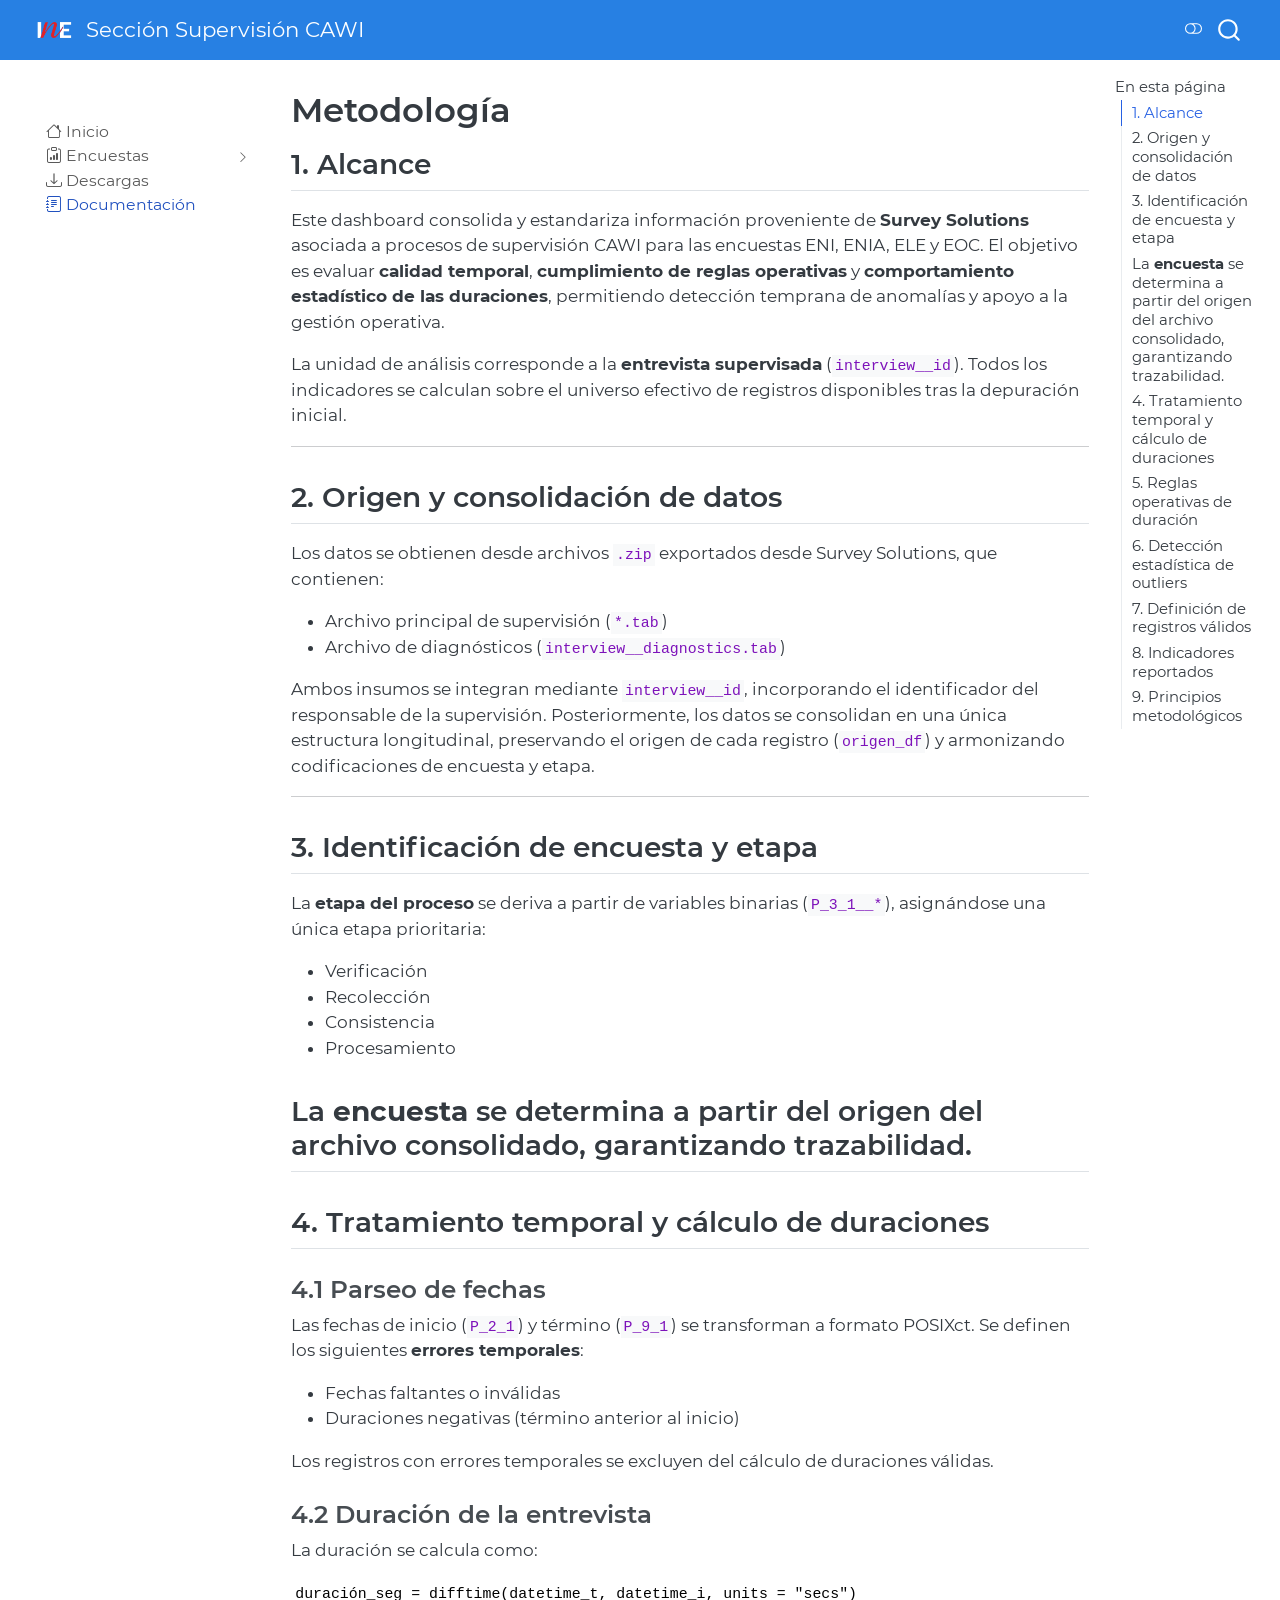
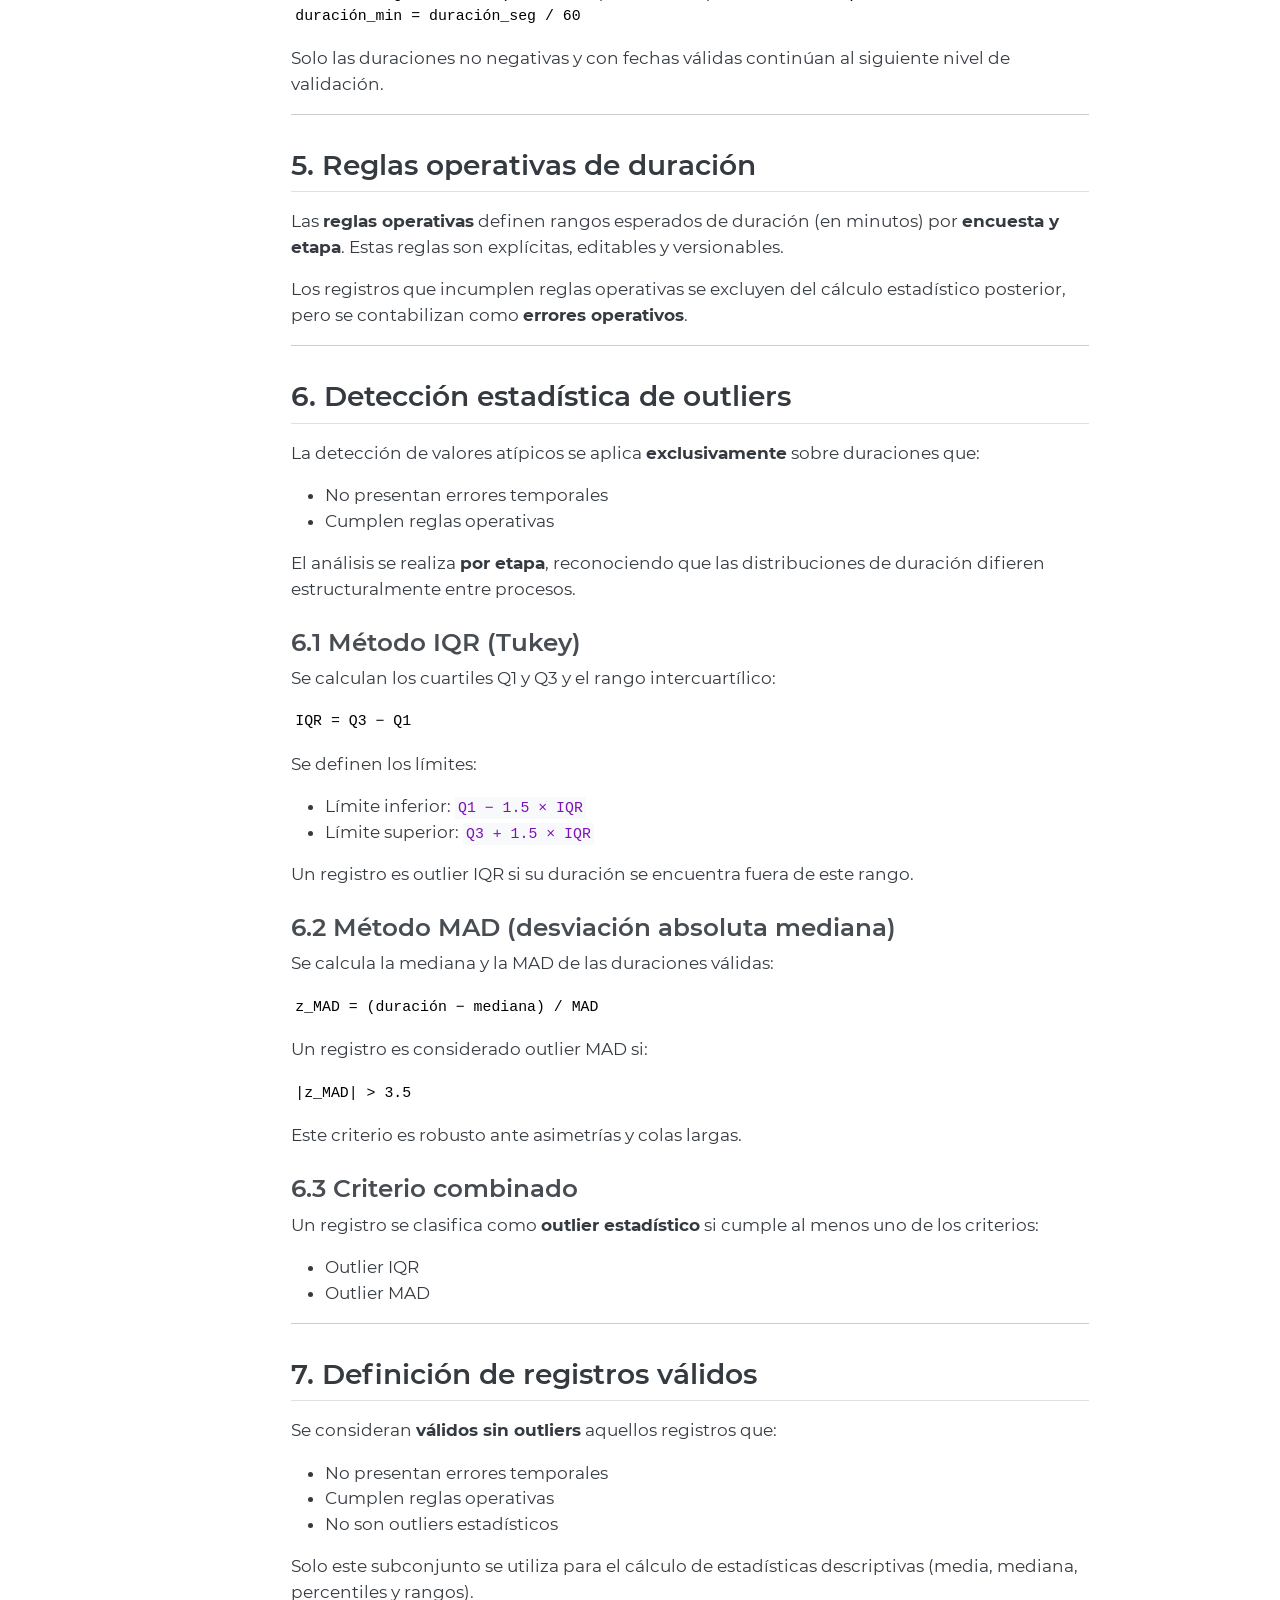
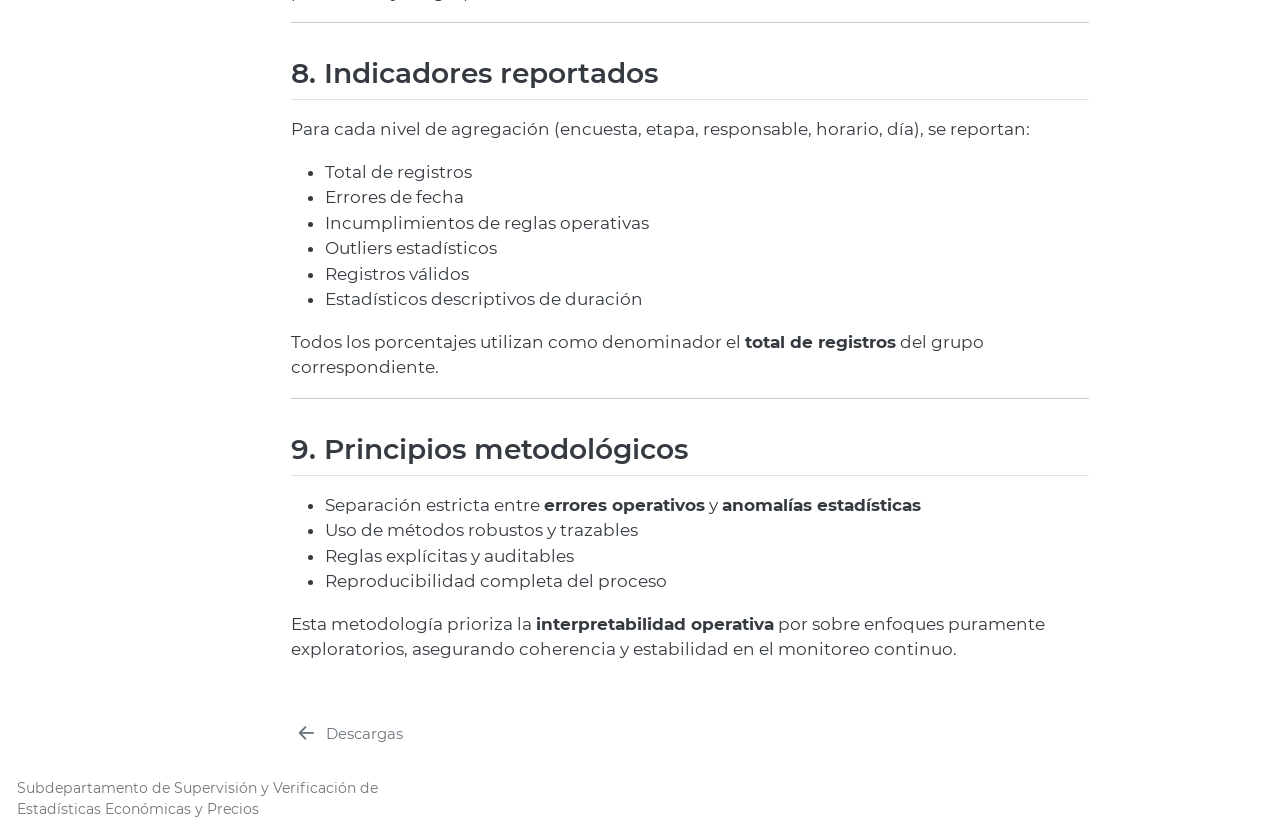
<file: docs/metodologia.html>
<!DOCTYPE html>
<html xmlns="http://www.w3.org/1999/xhtml" lang="es" xml:lang="es"><head>

<meta charset="utf-8">
<meta name="generator" content="quarto-1.6.39">

<meta name="viewport" content="width=device-width, initial-scale=1.0, user-scalable=yes">


<title>Metodología – Sección Supervisión CAWI</title>
<style>
code{white-space: pre-wrap;}
span.smallcaps{font-variant: small-caps;}
div.columns{display: flex; gap: min(4vw, 1.5em);}
div.column{flex: auto; overflow-x: auto;}
div.hanging-indent{margin-left: 1.5em; text-indent: -1.5em;}
ul.task-list{list-style: none;}
ul.task-list li input[type="checkbox"] {
  width: 0.8em;
  margin: 0 0.8em 0.2em -1em; /* quarto-specific, see https://github.com/quarto-dev/quarto-cli/issues/4556 */ 
  vertical-align: middle;
}
</style>


<script src="site_libs/quarto-nav/quarto-nav.js"></script>
<script src="site_libs/clipboard/clipboard.min.js"></script>
<script src="site_libs/quarto-search/autocomplete.umd.js"></script>
<script src="site_libs/quarto-search/fuse.min.js"></script>
<script src="site_libs/quarto-search/quarto-search.js"></script>
<meta name="quarto:offset" content="./">
<link href="./descargas.html" rel="prev">
<link href="./assets/images/logo_ine.png" rel="icon" type="image/png">
<script src="site_libs/quarto-html/quarto.js"></script>
<script src="site_libs/quarto-html/popper.min.js"></script>
<script src="site_libs/quarto-html/tippy.umd.min.js"></script>
<script src="site_libs/quarto-html/anchor.min.js"></script>
<link href="site_libs/quarto-html/tippy.css" rel="stylesheet">
<link href="site_libs/quarto-html/quarto-syntax-highlighting-e26003cea8cd680ca0c55a263523d882.css" rel="stylesheet" class="quarto-color-scheme" id="quarto-text-highlighting-styles">
<link href="site_libs/quarto-html/quarto-syntax-highlighting-dark-d166b450ba5a8e9f7a0ab969bf6592c1.css" rel="prefetch" class="quarto-color-scheme quarto-color-alternate" id="quarto-text-highlighting-styles">
<script src="site_libs/bootstrap/bootstrap.min.js"></script>
<link href="site_libs/bootstrap/bootstrap-icons.css" rel="stylesheet">
<link href="site_libs/bootstrap/bootstrap-e907b9c21eb13761600435f52035fc7f.min.css" rel="stylesheet" append-hash="true" class="quarto-color-scheme" id="quarto-bootstrap" data-mode="light">
<link href="site_libs/bootstrap/bootstrap-dark-39b8b5c43dd62313de44d665691aa5c6.min.css" rel="prefetch" append-hash="true" class="quarto-color-scheme quarto-color-alternate" id="quarto-bootstrap" data-mode="dark">
<script id="quarto-search-options" type="application/json">{
  "location": "navbar",
  "copy-button": false,
  "collapse-after": 3,
  "panel-placement": "end",
  "type": "overlay",
  "limit": 50,
  "keyboard-shortcut": [
    "f",
    "/",
    "s"
  ],
  "show-item-context": false,
  "language": {
    "search-no-results-text": "Sin resultados",
    "search-matching-documents-text": "documentos encontrados",
    "search-copy-link-title": "Copiar el enlace en la búsqueda",
    "search-hide-matches-text": "Ocultar resultados adicionales",
    "search-more-match-text": "resultado adicional en este documento",
    "search-more-matches-text": "resultados adicionales en este documento",
    "search-clear-button-title": "Borrar",
    "search-text-placeholder": "",
    "search-detached-cancel-button-title": "Cancelar",
    "search-submit-button-title": "Enviar",
    "search-label": "Buscar"
  }
}</script>
<style>html{ scroll-behavior: smooth; }</style>


<link rel="stylesheet" href="styles.css">
<link rel="stylesheet" href="https://cdn.jsdelivr.net/npm/bootstrap-icons@1.11.3/font/bootstrap-icons.css">
</head>

<body class="nav-sidebar floating nav-fixed">

<div id="quarto-search-results"></div>
  <header id="quarto-header" class="headroom fixed-top">
    <nav class="navbar navbar-expand-lg " data-bs-theme="dark">
      <div class="navbar-container container-fluid">
      <div class="navbar-brand-container mx-auto">
    <a href="./index.html" class="navbar-brand navbar-brand-logo">
    <img src="./assets/images/LOGO INE.png" alt="" class="navbar-logo">
    </a>
    <a class="navbar-brand" href="./index.html">
    <span class="navbar-title">Sección Supervisión CAWI</span>
    </a>
  </div>
        <div class="quarto-navbar-tools tools-end">
  <a href="" class="quarto-color-scheme-toggle quarto-navigation-tool  px-1" onclick="window.quartoToggleColorScheme(); return false;" title="Alternar modo oscuro"><i class="bi"></i></a>
</div>
          <div id="quarto-search" class="" title="Buscar"></div>
      </div> <!-- /container-fluid -->
    </nav>
  <nav class="quarto-secondary-nav">
    <div class="container-fluid d-flex">
      <button type="button" class="quarto-btn-toggle btn" data-bs-toggle="collapse" role="button" data-bs-target=".quarto-sidebar-collapse-item" aria-controls="quarto-sidebar" aria-expanded="false" aria-label="Alternar barra lateral" onclick="if (window.quartoToggleHeadroom) { window.quartoToggleHeadroom(); }">
        <i class="bi bi-layout-text-sidebar-reverse"></i>
      </button>
        <nav class="quarto-page-breadcrumbs" aria-label="breadcrumb"><ol class="breadcrumb"><li class="breadcrumb-item"><a href="./metodologia.html">Documentación</a></li></ol></nav>
        <a class="flex-grow-1" role="navigation" data-bs-toggle="collapse" data-bs-target=".quarto-sidebar-collapse-item" aria-controls="quarto-sidebar" aria-expanded="false" aria-label="Alternar barra lateral" onclick="if (window.quartoToggleHeadroom) { window.quartoToggleHeadroom(); }">      
        </a>
      <button type="button" class="btn quarto-search-button" aria-label="Buscar" onclick="window.quartoOpenSearch();">
        <i class="bi bi-search"></i>
      </button>
    </div>
  </nav>
</header>
<!-- content -->
<div id="quarto-content" class="quarto-container page-columns page-rows-contents page-layout-full page-navbar">
<!-- sidebar -->
  <nav id="quarto-sidebar" class="sidebar collapse collapse-horizontal quarto-sidebar-collapse-item sidebar-navigation floating overflow-auto">
        <div class="mt-2 flex-shrink-0 align-items-center">
        <div class="sidebar-search">
        <div id="quarto-search" class="" title="Buscar"></div>
        </div>
        </div>
    <div class="sidebar-menu-container"> 
    <ul class="list-unstyled mt-1">
        <li class="sidebar-item">
  <div class="sidebar-item-container"> 
  <a href="./index.html" class="sidebar-item-text sidebar-link"><i class="bi bi-house" role="img">
</i> 
 <span class="menu-text">Inicio</span></a>
  </div>
</li>
        <li class="sidebar-item sidebar-item-section">
      <div class="sidebar-item-container"> 
            <a class="sidebar-item-text sidebar-link text-start collapsed" data-bs-toggle="collapse" data-bs-target="#quarto-sidebar-section-1" role="navigation" aria-expanded="false"><i class="bi bi-clipboard-data" role="img">
</i> 
 <span class="menu-text">Encuestas</span></a>
          <a class="sidebar-item-toggle text-start collapsed" data-bs-toggle="collapse" data-bs-target="#quarto-sidebar-section-1" role="navigation" aria-expanded="false" aria-label="Alternar sección">
            <i class="bi bi-chevron-right ms-2"></i>
          </a> 
      </div>
      <ul id="quarto-sidebar-section-1" class="collapse list-unstyled sidebar-section depth1 ">  
          <li class="sidebar-item">
  <div class="sidebar-item-container"> 
  <a href="./ENI.html" class="sidebar-item-text sidebar-link"><i class="bi bi-bi bi-lightbulb" role="img">
</i> 
 <span class="menu-text">Encuesta Nacional de Innovación</span></a>
  </div>
</li>
          <li class="sidebar-item">
  <div class="sidebar-item-container"> 
  <a href="./ENIA.html" class="sidebar-item-text sidebar-link"><i class="bi bi-bi bi-boxes" role="img">
</i> 
 <span class="menu-text">Encuesta Nacional Industrial Anual</span></a>
  </div>
</li>
          <li class="sidebar-item">
  <div class="sidebar-item-container"> 
  <a href="./ELE.html" class="sidebar-item-text sidebar-link"><i class="bi bi-bi bi-building" role="img">
</i> 
 <span class="menu-text">Encuesta Longitudinal de Empresas</span></a>
  </div>
</li>
          <li class="sidebar-item">
  <div class="sidebar-item-container"> 
  <a href="./EOC.html" class="sidebar-item-text sidebar-link"><i class="bi bi-bi bi-palette" role="img">
</i> 
 <span class="menu-text">Encuesta de Oferta Cultural</span></a>
  </div>
</li>
      </ul>
  </li>
        <li class="sidebar-item">
  <div class="sidebar-item-container"> 
  <a href="./descargas.html" class="sidebar-item-text sidebar-link"><i class="bi bi-download" role="img">
</i> 
 <span class="menu-text">Descargas</span></a>
  </div>
</li>
        <li class="sidebar-item">
  <div class="sidebar-item-container"> 
  <a href="./metodologia.html" class="sidebar-item-text sidebar-link active"><i class="bi bi-bi bi-journal-text" role="img">
</i> 
 <span class="menu-text">Documentación</span></a>
  </div>
</li>
    </ul>
    </div>
</nav>
<div id="quarto-sidebar-glass" class="quarto-sidebar-collapse-item" data-bs-toggle="collapse" data-bs-target=".quarto-sidebar-collapse-item"></div>
<!-- margin-sidebar -->
    <div id="quarto-margin-sidebar" class="sidebar margin-sidebar">
        <nav id="TOC" role="doc-toc" class="toc-active">
    <h2 id="toc-title">En esta página</h2>
   
  <ul>
  <li><a href="#alcance" id="toc-alcance" class="nav-link active" data-scroll-target="#alcance">1. Alcance</a></li>
  <li><a href="#origen-y-consolidación-de-datos" id="toc-origen-y-consolidación-de-datos" class="nav-link" data-scroll-target="#origen-y-consolidación-de-datos">2. Origen y consolidación de datos</a></li>
  <li><a href="#identificación-de-encuesta-y-etapa" id="toc-identificación-de-encuesta-y-etapa" class="nav-link" data-scroll-target="#identificación-de-encuesta-y-etapa">3. Identificación de encuesta y etapa</a></li>
  <li><a href="#la-encuesta-se-determina-a-partir-del-origen-del-archivo-consolidado-garantizando-trazabilidad." id="toc-la-encuesta-se-determina-a-partir-del-origen-del-archivo-consolidado-garantizando-trazabilidad." class="nav-link" data-scroll-target="#la-encuesta-se-determina-a-partir-del-origen-del-archivo-consolidado-garantizando-trazabilidad.">La <strong>encuesta</strong> se determina a partir del origen del archivo consolidado, garantizando trazabilidad.</a></li>
  <li><a href="#tratamiento-temporal-y-cálculo-de-duraciones" id="toc-tratamiento-temporal-y-cálculo-de-duraciones" class="nav-link" data-scroll-target="#tratamiento-temporal-y-cálculo-de-duraciones">4. Tratamiento temporal y cálculo de duraciones</a>
  <ul class="collapse">
  <li><a href="#parseo-de-fechas" id="toc-parseo-de-fechas" class="nav-link" data-scroll-target="#parseo-de-fechas">4.1 Parseo de fechas</a></li>
  <li><a href="#duración-de-la-entrevista" id="toc-duración-de-la-entrevista" class="nav-link" data-scroll-target="#duración-de-la-entrevista">4.2 Duración de la entrevista</a></li>
  </ul></li>
  <li><a href="#reglas-operativas-de-duración" id="toc-reglas-operativas-de-duración" class="nav-link" data-scroll-target="#reglas-operativas-de-duración">5. Reglas operativas de duración</a></li>
  <li><a href="#detección-estadística-de-outliers" id="toc-detección-estadística-de-outliers" class="nav-link" data-scroll-target="#detección-estadística-de-outliers">6. Detección estadística de outliers</a>
  <ul class="collapse">
  <li><a href="#método-iqr-tukey" id="toc-método-iqr-tukey" class="nav-link" data-scroll-target="#método-iqr-tukey">6.1 Método IQR (Tukey)</a></li>
  <li><a href="#método-mad-desviación-absoluta-mediana" id="toc-método-mad-desviación-absoluta-mediana" class="nav-link" data-scroll-target="#método-mad-desviación-absoluta-mediana">6.2 Método MAD (desviación absoluta mediana)</a></li>
  <li><a href="#criterio-combinado" id="toc-criterio-combinado" class="nav-link" data-scroll-target="#criterio-combinado">6.3 Criterio combinado</a></li>
  </ul></li>
  <li><a href="#definición-de-registros-válidos" id="toc-definición-de-registros-válidos" class="nav-link" data-scroll-target="#definición-de-registros-válidos">7. Definición de registros válidos</a></li>
  <li><a href="#indicadores-reportados" id="toc-indicadores-reportados" class="nav-link" data-scroll-target="#indicadores-reportados">8. Indicadores reportados</a></li>
  <li><a href="#principios-metodológicos" id="toc-principios-metodológicos" class="nav-link" data-scroll-target="#principios-metodológicos">9. Principios metodológicos</a></li>
  </ul>
</nav>
    </div>
<!-- main -->
<main class="content column-body" id="quarto-document-content">

<header id="title-block-header" class="quarto-title-block default">
<div class="quarto-title">
<h1 class="title">Metodología</h1>
</div>



<div class="quarto-title-meta column-body">

    
  
    
  </div>
  


</header>


<section id="alcance" class="level2">
<h2 class="anchored" data-anchor-id="alcance">1. Alcance</h2>
<p>Este dashboard consolida y estandariza información proveniente de <strong>Survey Solutions</strong> asociada a procesos de supervisión CAWI para las encuestas ENI, ENIA, ELE y EOC. El objetivo es evaluar <strong>calidad temporal</strong>, <strong>cumplimiento de reglas operativas</strong> y <strong>comportamiento estadístico de las duraciones</strong>, permitiendo detección temprana de anomalías y apoyo a la gestión operativa.</p>
<p>La unidad de análisis corresponde a la <strong>entrevista supervisada</strong> (<code>interview__id</code>). Todos los indicadores se calculan sobre el universo efectivo de registros disponibles tras la depuración inicial.</p>
<hr>
</section>
<section id="origen-y-consolidación-de-datos" class="level2">
<h2 class="anchored" data-anchor-id="origen-y-consolidación-de-datos">2. Origen y consolidación de datos</h2>
<p>Los datos se obtienen desde archivos <code>.zip</code> exportados desde Survey Solutions, que contienen:</p>
<ul>
<li>Archivo principal de supervisión (<code>*.tab</code>)</li>
<li>Archivo de diagnósticos (<code>interview__diagnostics.tab</code>)</li>
</ul>
<p>Ambos insumos se integran mediante <code>interview__id</code>, incorporando el identificador del responsable de la supervisión. Posteriormente, los datos se consolidan en una única estructura longitudinal, preservando el origen de cada registro (<code>origen_df</code>) y armonizando codificaciones de encuesta y etapa.</p>
<hr>
</section>
<section id="identificación-de-encuesta-y-etapa" class="level2">
<h2 class="anchored" data-anchor-id="identificación-de-encuesta-y-etapa">3. Identificación de encuesta y etapa</h2>
<p>La <strong>etapa del proceso</strong> se deriva a partir de variables binarias (<code>P_3_1__*</code>), asignándose una única etapa prioritaria:</p>
<ul>
<li>Verificación</li>
<li>Recolección</li>
<li>Consistencia</li>
<li>Procesamiento</li>
</ul>
</section>
<section id="la-encuesta-se-determina-a-partir-del-origen-del-archivo-consolidado-garantizando-trazabilidad." class="level2">
<h2 class="anchored" data-anchor-id="la-encuesta-se-determina-a-partir-del-origen-del-archivo-consolidado-garantizando-trazabilidad.">La <strong>encuesta</strong> se determina a partir del origen del archivo consolidado, garantizando trazabilidad.</h2>
</section>
<section id="tratamiento-temporal-y-cálculo-de-duraciones" class="level2">
<h2 class="anchored" data-anchor-id="tratamiento-temporal-y-cálculo-de-duraciones">4. Tratamiento temporal y cálculo de duraciones</h2>
<section id="parseo-de-fechas" class="level3">
<h3 class="anchored" data-anchor-id="parseo-de-fechas">4.1 Parseo de fechas</h3>
<p>Las fechas de inicio (<code>P_2_1</code>) y término (<code>P_9_1</code>) se transforman a formato POSIXct. Se definen los siguientes <strong>errores temporales</strong>:</p>
<ul>
<li>Fechas faltantes o inválidas</li>
<li>Duraciones negativas (término anterior al inicio)</li>
</ul>
<p>Los registros con errores temporales se excluyen del cálculo de duraciones válidas.</p>
</section>
<section id="duración-de-la-entrevista" class="level3">
<h3 class="anchored" data-anchor-id="duración-de-la-entrevista">4.2 Duración de la entrevista</h3>
<p>La duración se calcula como:</p>
<pre><code>duración_seg = difftime(datetime_t, datetime_i, units = "secs")
duración_min = duración_seg / 60</code></pre>
<p>Solo las duraciones no negativas y con fechas válidas continúan al siguiente nivel de validación.</p>
<hr>
</section>
</section>
<section id="reglas-operativas-de-duración" class="level2">
<h2 class="anchored" data-anchor-id="reglas-operativas-de-duración">5. Reglas operativas de duración</h2>
<p>Las <strong>reglas operativas</strong> definen rangos esperados de duración (en minutos) por <strong>encuesta y etapa</strong>. Estas reglas son explícitas, editables y versionables.</p>
<p>Los registros que incumplen reglas operativas se excluyen del cálculo estadístico posterior, pero se contabilizan como <strong>errores operativos</strong>.</p>
<hr>
</section>
<section id="detección-estadística-de-outliers" class="level2">
<h2 class="anchored" data-anchor-id="detección-estadística-de-outliers">6. Detección estadística de outliers</h2>
<p>La detección de valores atípicos se aplica <strong>exclusivamente</strong> sobre duraciones que:</p>
<ul>
<li>No presentan errores temporales</li>
<li>Cumplen reglas operativas</li>
</ul>
<p>El análisis se realiza <strong>por etapa</strong>, reconociendo que las distribuciones de duración difieren estructuralmente entre procesos.</p>
<section id="método-iqr-tukey" class="level3">
<h3 class="anchored" data-anchor-id="método-iqr-tukey">6.1 Método IQR (Tukey)</h3>
<p>Se calculan los cuartiles Q1 y Q3 y el rango intercuartílico:</p>
<pre><code>IQR = Q3 − Q1</code></pre>
<p>Se definen los límites:</p>
<ul>
<li>Límite inferior: <code>Q1 − 1.5 × IQR</code></li>
<li>Límite superior: <code>Q3 + 1.5 × IQR</code></li>
</ul>
<p>Un registro es outlier IQR si su duración se encuentra fuera de este rango.</p>
</section>
<section id="método-mad-desviación-absoluta-mediana" class="level3">
<h3 class="anchored" data-anchor-id="método-mad-desviación-absoluta-mediana">6.2 Método MAD (desviación absoluta mediana)</h3>
<p>Se calcula la mediana y la MAD de las duraciones válidas:</p>
<pre><code>z_MAD = (duración − mediana) / MAD</code></pre>
<p>Un registro es considerado outlier MAD si:</p>
<pre><code>|z_MAD| &gt; 3.5</code></pre>
<p>Este criterio es robusto ante asimetrías y colas largas.</p>
</section>
<section id="criterio-combinado" class="level3">
<h3 class="anchored" data-anchor-id="criterio-combinado">6.3 Criterio combinado</h3>
<p>Un registro se clasifica como <strong>outlier estadístico</strong> si cumple al menos uno de los criterios:</p>
<ul>
<li>Outlier IQR</li>
<li>Outlier MAD</li>
</ul>
<hr>
</section>
</section>
<section id="definición-de-registros-válidos" class="level2">
<h2 class="anchored" data-anchor-id="definición-de-registros-válidos">7. Definición de registros válidos</h2>
<p>Se consideran <strong>válidos sin outliers</strong> aquellos registros que:</p>
<ul>
<li>No presentan errores temporales</li>
<li>Cumplen reglas operativas</li>
<li>No son outliers estadísticos</li>
</ul>
<p>Solo este subconjunto se utiliza para el cálculo de estadísticas descriptivas (media, mediana, percentiles y rangos).</p>
<hr>
</section>
<section id="indicadores-reportados" class="level2">
<h2 class="anchored" data-anchor-id="indicadores-reportados">8. Indicadores reportados</h2>
<p>Para cada nivel de agregación (encuesta, etapa, responsable, horario, día), se reportan:</p>
<ul>
<li>Total de registros</li>
<li>Errores de fecha</li>
<li>Incumplimientos de reglas operativas</li>
<li>Outliers estadísticos</li>
<li>Registros válidos</li>
<li>Estadísticos descriptivos de duración</li>
</ul>
<p>Todos los porcentajes utilizan como denominador el <strong>total de registros</strong> del grupo correspondiente.</p>
<hr>
</section>
<section id="principios-metodológicos" class="level2">
<h2 class="anchored" data-anchor-id="principios-metodológicos">9. Principios metodológicos</h2>
<ul>
<li>Separación estricta entre <strong>errores operativos</strong> y <strong>anomalías estadísticas</strong></li>
<li>Uso de métodos robustos y trazables</li>
<li>Reglas explícitas y auditables</li>
<li>Reproducibilidad completa del proceso</li>
</ul>
<p>Esta metodología prioriza la <strong>interpretabilidad operativa</strong> por sobre enfoques puramente exploratorios, asegurando coherencia y estabilidad en el monitoreo continuo.</p>


</section>

</main> <!-- /main -->
<script id="quarto-html-after-body" type="application/javascript">
window.document.addEventListener("DOMContentLoaded", function (event) {
  const toggleBodyColorMode = (bsSheetEl) => {
    const mode = bsSheetEl.getAttribute("data-mode");
    const bodyEl = window.document.querySelector("body");
    if (mode === "dark") {
      bodyEl.classList.add("quarto-dark");
      bodyEl.classList.remove("quarto-light");
    } else {
      bodyEl.classList.add("quarto-light");
      bodyEl.classList.remove("quarto-dark");
    }
  }
  const toggleBodyColorPrimary = () => {
    const bsSheetEl = window.document.querySelector("link#quarto-bootstrap");
    if (bsSheetEl) {
      toggleBodyColorMode(bsSheetEl);
    }
  }
  toggleBodyColorPrimary();  
  const disableStylesheet = (stylesheets) => {
    for (let i=0; i < stylesheets.length; i++) {
      const stylesheet = stylesheets[i];
      stylesheet.rel = 'prefetch';
    }
  }
  const enableStylesheet = (stylesheets) => {
    for (let i=0; i < stylesheets.length; i++) {
      const stylesheet = stylesheets[i];
      stylesheet.rel = 'stylesheet';
    }
  }
  const manageTransitions = (selector, allowTransitions) => {
    const els = window.document.querySelectorAll(selector);
    for (let i=0; i < els.length; i++) {
      const el = els[i];
      if (allowTransitions) {
        el.classList.remove('notransition');
      } else {
        el.classList.add('notransition');
      }
    }
  }
  const toggleGiscusIfUsed = (isAlternate, darkModeDefault) => {
    const baseTheme = document.querySelector('#giscus-base-theme')?.value ?? 'light';
    const alternateTheme = document.querySelector('#giscus-alt-theme')?.value ?? 'dark';
    let newTheme = '';
    if(darkModeDefault) {
      newTheme = isAlternate ? baseTheme : alternateTheme;
    } else {
      newTheme = isAlternate ? alternateTheme : baseTheme;
    }
    const changeGiscusTheme = () => {
      // From: https://github.com/giscus/giscus/issues/336
      const sendMessage = (message) => {
        const iframe = document.querySelector('iframe.giscus-frame');
        if (!iframe) return;
        iframe.contentWindow.postMessage({ giscus: message }, 'https://giscus.app');
      }
      sendMessage({
        setConfig: {
          theme: newTheme
        }
      });
    }
    const isGiscussLoaded = window.document.querySelector('iframe.giscus-frame') !== null;
    if (isGiscussLoaded) {
      changeGiscusTheme();
    }
  }
  const toggleColorMode = (alternate) => {
    // Switch the stylesheets
    const alternateStylesheets = window.document.querySelectorAll('link.quarto-color-scheme.quarto-color-alternate');
    manageTransitions('#quarto-margin-sidebar .nav-link', false);
    if (alternate) {
      enableStylesheet(alternateStylesheets);
      for (const sheetNode of alternateStylesheets) {
        if (sheetNode.id === "quarto-bootstrap") {
          toggleBodyColorMode(sheetNode);
        }
      }
    } else {
      disableStylesheet(alternateStylesheets);
      toggleBodyColorPrimary();
    }
    manageTransitions('#quarto-margin-sidebar .nav-link', true);
    // Switch the toggles
    const toggles = window.document.querySelectorAll('.quarto-color-scheme-toggle');
    for (let i=0; i < toggles.length; i++) {
      const toggle = toggles[i];
      if (toggle) {
        if (alternate) {
          toggle.classList.add("alternate");     
        } else {
          toggle.classList.remove("alternate");
        }
      }
    }
    // Hack to workaround the fact that safari doesn't
    // properly recolor the scrollbar when toggling (#1455)
    if (navigator.userAgent.indexOf('Safari') > 0 && navigator.userAgent.indexOf('Chrome') == -1) {
      manageTransitions("body", false);
      window.scrollTo(0, 1);
      setTimeout(() => {
        window.scrollTo(0, 0);
        manageTransitions("body", true);
      }, 40);  
    }
  }
  const isFileUrl = () => { 
    return window.location.protocol === 'file:';
  }
  const hasAlternateSentinel = () => {  
    let styleSentinel = getColorSchemeSentinel();
    if (styleSentinel !== null) {
      return styleSentinel === "alternate";
    } else {
      return false;
    }
  }
  const setStyleSentinel = (alternate) => {
    const value = alternate ? "alternate" : "default";
    if (!isFileUrl()) {
      window.localStorage.setItem("quarto-color-scheme", value);
    } else {
      localAlternateSentinel = value;
    }
  }
  const getColorSchemeSentinel = () => {
    if (!isFileUrl()) {
      const storageValue = window.localStorage.getItem("quarto-color-scheme");
      return storageValue != null ? storageValue : localAlternateSentinel;
    } else {
      return localAlternateSentinel;
    }
  }
  const darkModeDefault = false;
  let localAlternateSentinel = darkModeDefault ? 'alternate' : 'default';
  // Dark / light mode switch
  window.quartoToggleColorScheme = () => {
    // Read the current dark / light value 
    let toAlternate = !hasAlternateSentinel();
    toggleColorMode(toAlternate);
    setStyleSentinel(toAlternate);
    toggleGiscusIfUsed(toAlternate, darkModeDefault);
  };
  // Ensure there is a toggle, if there isn't float one in the top right
  if (window.document.querySelector('.quarto-color-scheme-toggle') === null) {
    const a = window.document.createElement('a');
    a.classList.add('top-right');
    a.classList.add('quarto-color-scheme-toggle');
    a.href = "";
    a.onclick = function() { try { window.quartoToggleColorScheme(); } catch {} return false; };
    const i = window.document.createElement("i");
    i.classList.add('bi');
    a.appendChild(i);
    window.document.body.appendChild(a);
  }
  // Switch to dark mode if need be
  if (hasAlternateSentinel()) {
    toggleColorMode(true);
  } else {
    toggleColorMode(false);
  }
  const icon = "";
  const anchorJS = new window.AnchorJS();
  anchorJS.options = {
    placement: 'right',
    icon: icon
  };
  anchorJS.add('.anchored');
    var localhostRegex = new RegExp(/^(?:http|https):\/\/localhost\:?[0-9]*\//);
    var mailtoRegex = new RegExp(/^mailto:/);
      var filterRegex = new RegExp("https:\/\/ftorov\.github\.io\/dashboard_SV");
    var isInternal = (href) => {
        return filterRegex.test(href) || localhostRegex.test(href) || mailtoRegex.test(href);
    }
    // Inspect non-navigation links and adorn them if external
 	var links = window.document.querySelectorAll('a[href]:not(.nav-link):not(.navbar-brand):not(.toc-action):not(.sidebar-link):not(.sidebar-item-toggle):not(.pagination-link):not(.no-external):not([aria-hidden]):not(.dropdown-item):not(.quarto-navigation-tool):not(.about-link)');
    for (var i=0; i<links.length; i++) {
      const link = links[i];
      if (!isInternal(link.href)) {
        // undo the damage that might have been done by quarto-nav.js in the case of
        // links that we want to consider external
        if (link.dataset.originalHref !== undefined) {
          link.href = link.dataset.originalHref;
        }
          // target, if specified
          link.setAttribute("target", "_blank");
          if (link.getAttribute("rel") === null) {
            link.setAttribute("rel", "noopener");
          }
          // default icon
          link.classList.add("external");
      }
    }
  function tippyHover(el, contentFn, onTriggerFn, onUntriggerFn) {
    const config = {
      allowHTML: true,
      maxWidth: 500,
      delay: 100,
      arrow: false,
      appendTo: function(el) {
          return el.parentElement;
      },
      interactive: true,
      interactiveBorder: 10,
      theme: 'quarto',
      placement: 'bottom-start',
    };
    if (contentFn) {
      config.content = contentFn;
    }
    if (onTriggerFn) {
      config.onTrigger = onTriggerFn;
    }
    if (onUntriggerFn) {
      config.onUntrigger = onUntriggerFn;
    }
    window.tippy(el, config); 
  }
  const noterefs = window.document.querySelectorAll('a[role="doc-noteref"]');
  for (var i=0; i<noterefs.length; i++) {
    const ref = noterefs[i];
    tippyHover(ref, function() {
      // use id or data attribute instead here
      let href = ref.getAttribute('data-footnote-href') || ref.getAttribute('href');
      try { href = new URL(href).hash; } catch {}
      const id = href.replace(/^#\/?/, "");
      const note = window.document.getElementById(id);
      if (note) {
        return note.innerHTML;
      } else {
        return "";
      }
    });
  }
  const xrefs = window.document.querySelectorAll('a.quarto-xref');
  const processXRef = (id, note) => {
    // Strip column container classes
    const stripColumnClz = (el) => {
      el.classList.remove("page-full", "page-columns");
      if (el.children) {
        for (const child of el.children) {
          stripColumnClz(child);
        }
      }
    }
    stripColumnClz(note)
    if (id === null || id.startsWith('sec-')) {
      // Special case sections, only their first couple elements
      const container = document.createElement("div");
      if (note.children && note.children.length > 2) {
        container.appendChild(note.children[0].cloneNode(true));
        for (let i = 1; i < note.children.length; i++) {
          const child = note.children[i];
          if (child.tagName === "P" && child.innerText === "") {
            continue;
          } else {
            container.appendChild(child.cloneNode(true));
            break;
          }
        }
        if (window.Quarto?.typesetMath) {
          window.Quarto.typesetMath(container);
        }
        return container.innerHTML
      } else {
        if (window.Quarto?.typesetMath) {
          window.Quarto.typesetMath(note);
        }
        return note.innerHTML;
      }
    } else {
      // Remove any anchor links if they are present
      const anchorLink = note.querySelector('a.anchorjs-link');
      if (anchorLink) {
        anchorLink.remove();
      }
      if (window.Quarto?.typesetMath) {
        window.Quarto.typesetMath(note);
      }
      if (note.classList.contains("callout")) {
        return note.outerHTML;
      } else {
        return note.innerHTML;
      }
    }
  }
  for (var i=0; i<xrefs.length; i++) {
    const xref = xrefs[i];
    tippyHover(xref, undefined, function(instance) {
      instance.disable();
      let url = xref.getAttribute('href');
      let hash = undefined; 
      if (url.startsWith('#')) {
        hash = url;
      } else {
        try { hash = new URL(url).hash; } catch {}
      }
      if (hash) {
        const id = hash.replace(/^#\/?/, "");
        const note = window.document.getElementById(id);
        if (note !== null) {
          try {
            const html = processXRef(id, note.cloneNode(true));
            instance.setContent(html);
          } finally {
            instance.enable();
            instance.show();
          }
        } else {
          // See if we can fetch this
          fetch(url.split('#')[0])
          .then(res => res.text())
          .then(html => {
            const parser = new DOMParser();
            const htmlDoc = parser.parseFromString(html, "text/html");
            const note = htmlDoc.getElementById(id);
            if (note !== null) {
              const html = processXRef(id, note);
              instance.setContent(html);
            } 
          }).finally(() => {
            instance.enable();
            instance.show();
          });
        }
      } else {
        // See if we can fetch a full url (with no hash to target)
        // This is a special case and we should probably do some content thinning / targeting
        fetch(url)
        .then(res => res.text())
        .then(html => {
          const parser = new DOMParser();
          const htmlDoc = parser.parseFromString(html, "text/html");
          const note = htmlDoc.querySelector('main.content');
          if (note !== null) {
            // This should only happen for chapter cross references
            // (since there is no id in the URL)
            // remove the first header
            if (note.children.length > 0 && note.children[0].tagName === "HEADER") {
              note.children[0].remove();
            }
            const html = processXRef(null, note);
            instance.setContent(html);
          } 
        }).finally(() => {
          instance.enable();
          instance.show();
        });
      }
    }, function(instance) {
    });
  }
      let selectedAnnoteEl;
      const selectorForAnnotation = ( cell, annotation) => {
        let cellAttr = 'data-code-cell="' + cell + '"';
        let lineAttr = 'data-code-annotation="' +  annotation + '"';
        const selector = 'span[' + cellAttr + '][' + lineAttr + ']';
        return selector;
      }
      const selectCodeLines = (annoteEl) => {
        const doc = window.document;
        const targetCell = annoteEl.getAttribute("data-target-cell");
        const targetAnnotation = annoteEl.getAttribute("data-target-annotation");
        const annoteSpan = window.document.querySelector(selectorForAnnotation(targetCell, targetAnnotation));
        const lines = annoteSpan.getAttribute("data-code-lines").split(",");
        const lineIds = lines.map((line) => {
          return targetCell + "-" + line;
        })
        let top = null;
        let height = null;
        let parent = null;
        if (lineIds.length > 0) {
            //compute the position of the single el (top and bottom and make a div)
            const el = window.document.getElementById(lineIds[0]);
            top = el.offsetTop;
            height = el.offsetHeight;
            parent = el.parentElement.parentElement;
          if (lineIds.length > 1) {
            const lastEl = window.document.getElementById(lineIds[lineIds.length - 1]);
            const bottom = lastEl.offsetTop + lastEl.offsetHeight;
            height = bottom - top;
          }
          if (top !== null && height !== null && parent !== null) {
            // cook up a div (if necessary) and position it 
            let div = window.document.getElementById("code-annotation-line-highlight");
            if (div === null) {
              div = window.document.createElement("div");
              div.setAttribute("id", "code-annotation-line-highlight");
              div.style.position = 'absolute';
              parent.appendChild(div);
            }
            div.style.top = top - 2 + "px";
            div.style.height = height + 4 + "px";
            div.style.left = 0;
            let gutterDiv = window.document.getElementById("code-annotation-line-highlight-gutter");
            if (gutterDiv === null) {
              gutterDiv = window.document.createElement("div");
              gutterDiv.setAttribute("id", "code-annotation-line-highlight-gutter");
              gutterDiv.style.position = 'absolute';
              const codeCell = window.document.getElementById(targetCell);
              const gutter = codeCell.querySelector('.code-annotation-gutter');
              gutter.appendChild(gutterDiv);
            }
            gutterDiv.style.top = top - 2 + "px";
            gutterDiv.style.height = height + 4 + "px";
          }
          selectedAnnoteEl = annoteEl;
        }
      };
      const unselectCodeLines = () => {
        const elementsIds = ["code-annotation-line-highlight", "code-annotation-line-highlight-gutter"];
        elementsIds.forEach((elId) => {
          const div = window.document.getElementById(elId);
          if (div) {
            div.remove();
          }
        });
        selectedAnnoteEl = undefined;
      };
        // Handle positioning of the toggle
    window.addEventListener(
      "resize",
      throttle(() => {
        elRect = undefined;
        if (selectedAnnoteEl) {
          selectCodeLines(selectedAnnoteEl);
        }
      }, 10)
    );
    function throttle(fn, ms) {
    let throttle = false;
    let timer;
      return (...args) => {
        if(!throttle) { // first call gets through
            fn.apply(this, args);
            throttle = true;
        } else { // all the others get throttled
            if(timer) clearTimeout(timer); // cancel #2
            timer = setTimeout(() => {
              fn.apply(this, args);
              timer = throttle = false;
            }, ms);
        }
      };
    }
      // Attach click handler to the DT
      const annoteDls = window.document.querySelectorAll('dt[data-target-cell]');
      for (const annoteDlNode of annoteDls) {
        annoteDlNode.addEventListener('click', (event) => {
          const clickedEl = event.target;
          if (clickedEl !== selectedAnnoteEl) {
            unselectCodeLines();
            const activeEl = window.document.querySelector('dt[data-target-cell].code-annotation-active');
            if (activeEl) {
              activeEl.classList.remove('code-annotation-active');
            }
            selectCodeLines(clickedEl);
            clickedEl.classList.add('code-annotation-active');
          } else {
            // Unselect the line
            unselectCodeLines();
            clickedEl.classList.remove('code-annotation-active');
          }
        });
      }
  const findCites = (el) => {
    const parentEl = el.parentElement;
    if (parentEl) {
      const cites = parentEl.dataset.cites;
      if (cites) {
        return {
          el,
          cites: cites.split(' ')
        };
      } else {
        return findCites(el.parentElement)
      }
    } else {
      return undefined;
    }
  };
  var bibliorefs = window.document.querySelectorAll('a[role="doc-biblioref"]');
  for (var i=0; i<bibliorefs.length; i++) {
    const ref = bibliorefs[i];
    const citeInfo = findCites(ref);
    if (citeInfo) {
      tippyHover(citeInfo.el, function() {
        var popup = window.document.createElement('div');
        citeInfo.cites.forEach(function(cite) {
          var citeDiv = window.document.createElement('div');
          citeDiv.classList.add('hanging-indent');
          citeDiv.classList.add('csl-entry');
          var biblioDiv = window.document.getElementById('ref-' + cite);
          if (biblioDiv) {
            citeDiv.innerHTML = biblioDiv.innerHTML;
          }
          popup.appendChild(citeDiv);
        });
        return popup.innerHTML;
      });
    }
  }
});
</script>
<nav class="page-navigation column-body">
  <div class="nav-page nav-page-previous">
      <a href="./descargas.html" class="pagination-link" aria-label="Descargas">
        <i class="bi bi-arrow-left-short"></i> <span class="nav-page-text">Descargas</span>
      </a>          
  </div>
  <div class="nav-page nav-page-next">
  </div>
</nav>
</div> <!-- /content -->
<footer class="footer">
  <div class="nav-footer">
    <div class="nav-footer-left">
<p>Subdepartamento de Supervisión y Verificación de Estadísticas Económicas y Precios</p>
</div>   
    <div class="nav-footer-center">
      &nbsp;
    </div>
    <div class="nav-footer-right">
      &nbsp;
    </div>
  </div>
</footer>




<script src="site_libs/quarto-html/zenscroll-min.js"></script>
</body></html>
</file>
<file: _site/site_libs/quarto-html/tippy.css>
.tippy-box[data-animation=fade][data-state=hidden]{opacity:0}[data-tippy-root]{max-width:calc(100vw - 10px)}.tippy-box{position:relative;background-color:#333;color:#fff;border-radius:4px;font-size:14px;line-height:1.4;white-space:normal;outline:0;transition-property:transform,visibility,opacity}.tippy-box[data-placement^=top]>.tippy-arrow{bottom:0}.tippy-box[data-placement^=top]>.tippy-arrow:before{bottom:-7px;left:0;border-width:8px 8px 0;border-top-color:initial;transform-origin:center top}.tippy-box[data-placement^=bottom]>.tippy-arrow{top:0}.tippy-box[data-placement^=bottom]>.tippy-arrow:before{top:-7px;left:0;border-width:0 8px 8px;border-bottom-color:initial;transform-origin:center bottom}.tippy-box[data-placement^=left]>.tippy-arrow{right:0}.tippy-box[data-placement^=left]>.tippy-arrow:before{border-width:8px 0 8px 8px;border-left-color:initial;right:-7px;transform-origin:center left}.tippy-box[data-placement^=right]>.tippy-arrow{left:0}.tippy-box[data-placement^=right]>.tippy-arrow:before{left:-7px;border-width:8px 8px 8px 0;border-right-color:initial;transform-origin:center right}.tippy-box[data-inertia][data-state=visible]{transition-timing-function:cubic-bezier(.54,1.5,.38,1.11)}.tippy-arrow{width:16px;height:16px;color:#333}.tippy-arrow:before{content:"";position:absolute;border-color:transparent;border-style:solid}.tippy-content{position:relative;padding:5px 9px;z-index:1}
</file>
<file: _site/site_libs/quarto-html/quarto-syntax-highlighting-e26003cea8cd680ca0c55a263523d882.css>
/* quarto syntax highlight colors */
:root {
  --quarto-hl-ot-color: #003B4F;
  --quarto-hl-at-color: #657422;
  --quarto-hl-ss-color: #20794D;
  --quarto-hl-an-color: #5E5E5E;
  --quarto-hl-fu-color: #4758AB;
  --quarto-hl-st-color: #20794D;
  --quarto-hl-cf-color: #003B4F;
  --quarto-hl-op-color: #5E5E5E;
  --quarto-hl-er-color: #AD0000;
  --quarto-hl-bn-color: #AD0000;
  --quarto-hl-al-color: #AD0000;
  --quarto-hl-va-color: #111111;
  --quarto-hl-bu-color: inherit;
  --quarto-hl-ex-color: inherit;
  --quarto-hl-pp-color: #AD0000;
  --quarto-hl-in-color: #5E5E5E;
  --quarto-hl-vs-color: #20794D;
  --quarto-hl-wa-color: #5E5E5E;
  --quarto-hl-do-color: #5E5E5E;
  --quarto-hl-im-color: #00769E;
  --quarto-hl-ch-color: #20794D;
  --quarto-hl-dt-color: #AD0000;
  --quarto-hl-fl-color: #AD0000;
  --quarto-hl-co-color: #5E5E5E;
  --quarto-hl-cv-color: #5E5E5E;
  --quarto-hl-cn-color: #8f5902;
  --quarto-hl-sc-color: #5E5E5E;
  --quarto-hl-dv-color: #AD0000;
  --quarto-hl-kw-color: #003B4F;
}

/* other quarto variables */
:root {
  --quarto-font-monospace: SFMono-Regular, Menlo, Monaco, Consolas, "Liberation Mono", "Courier New", monospace;
}

pre > code.sourceCode > span {
  color: #003B4F;
}

code span {
  color: #003B4F;
}

code.sourceCode > span {
  color: #003B4F;
}

div.sourceCode,
div.sourceCode pre.sourceCode {
  color: #003B4F;
}

code span.ot {
  color: #003B4F;
  font-style: inherit;
}

code span.at {
  color: #657422;
  font-style: inherit;
}

code span.ss {
  color: #20794D;
  font-style: inherit;
}

code span.an {
  color: #5E5E5E;
  font-style: inherit;
}

code span.fu {
  color: #4758AB;
  font-style: inherit;
}

code span.st {
  color: #20794D;
  font-style: inherit;
}

code span.cf {
  color: #003B4F;
  font-weight: bold;
  font-style: inherit;
}

code span.op {
  color: #5E5E5E;
  font-style: inherit;
}

code span.er {
  color: #AD0000;
  font-style: inherit;
}

code span.bn {
  color: #AD0000;
  font-style: inherit;
}

code span.al {
  color: #AD0000;
  font-style: inherit;
}

code span.va {
  color: #111111;
  font-style: inherit;
}

code span.bu {
  font-style: inherit;
}

code span.ex {
  font-style: inherit;
}

code span.pp {
  color: #AD0000;
  font-style: inherit;
}

code span.in {
  color: #5E5E5E;
  font-style: inherit;
}

code span.vs {
  color: #20794D;
  font-style: inherit;
}

code span.wa {
  color: #5E5E5E;
  font-style: italic;
}

code span.do {
  color: #5E5E5E;
  font-style: italic;
}

code span.im {
  color: #00769E;
  font-style: inherit;
}

code span.ch {
  color: #20794D;
  font-style: inherit;
}

code span.dt {
  color: #AD0000;
  font-style: inherit;
}

code span.fl {
  color: #AD0000;
  font-style: inherit;
}

code span.co {
  color: #5E5E5E;
  font-style: inherit;
}

code span.cv {
  color: #5E5E5E;
  font-style: italic;
}

code span.cn {
  color: #8f5902;
  font-style: inherit;
}

code span.sc {
  color: #5E5E5E;
  font-style: inherit;
}

code span.dv {
  color: #AD0000;
  font-style: inherit;
}

code span.kw {
  color: #003B4F;
  font-weight: bold;
  font-style: inherit;
}

.prevent-inlining {
  content: "</";
}

/*# sourceMappingURL=e90e9ab646ea9b1aaa61e089606e0f97.css.map */
</file>
<file: _site/styles.css>
/* css styles */
</file>
<file: docs/site_libs/quarto-html/tippy.css>
.tippy-box[data-animation=fade][data-state=hidden]{opacity:0}[data-tippy-root]{max-width:calc(100vw - 10px)}.tippy-box{position:relative;background-color:#333;color:#fff;border-radius:4px;font-size:14px;line-height:1.4;white-space:normal;outline:0;transition-property:transform,visibility,opacity}.tippy-box[data-placement^=top]>.tippy-arrow{bottom:0}.tippy-box[data-placement^=top]>.tippy-arrow:before{bottom:-7px;left:0;border-width:8px 8px 0;border-top-color:initial;transform-origin:center top}.tippy-box[data-placement^=bottom]>.tippy-arrow{top:0}.tippy-box[data-placement^=bottom]>.tippy-arrow:before{top:-7px;left:0;border-width:0 8px 8px;border-bottom-color:initial;transform-origin:center bottom}.tippy-box[data-placement^=left]>.tippy-arrow{right:0}.tippy-box[data-placement^=left]>.tippy-arrow:before{border-width:8px 0 8px 8px;border-left-color:initial;right:-7px;transform-origin:center left}.tippy-box[data-placement^=right]>.tippy-arrow{left:0}.tippy-box[data-placement^=right]>.tippy-arrow:before{left:-7px;border-width:8px 8px 8px 0;border-right-color:initial;transform-origin:center right}.tippy-box[data-inertia][data-state=visible]{transition-timing-function:cubic-bezier(.54,1.5,.38,1.11)}.tippy-arrow{width:16px;height:16px;color:#333}.tippy-arrow:before{content:"";position:absolute;border-color:transparent;border-style:solid}.tippy-content{position:relative;padding:5px 9px;z-index:1}
</file>
<file: docs/site_libs/quarto-html/quarto-syntax-highlighting-e26003cea8cd680ca0c55a263523d882.css>
/* quarto syntax highlight colors */
:root {
  --quarto-hl-ot-color: #003B4F;
  --quarto-hl-at-color: #657422;
  --quarto-hl-ss-color: #20794D;
  --quarto-hl-an-color: #5E5E5E;
  --quarto-hl-fu-color: #4758AB;
  --quarto-hl-st-color: #20794D;
  --quarto-hl-cf-color: #003B4F;
  --quarto-hl-op-color: #5E5E5E;
  --quarto-hl-er-color: #AD0000;
  --quarto-hl-bn-color: #AD0000;
  --quarto-hl-al-color: #AD0000;
  --quarto-hl-va-color: #111111;
  --quarto-hl-bu-color: inherit;
  --quarto-hl-ex-color: inherit;
  --quarto-hl-pp-color: #AD0000;
  --quarto-hl-in-color: #5E5E5E;
  --quarto-hl-vs-color: #20794D;
  --quarto-hl-wa-color: #5E5E5E;
  --quarto-hl-do-color: #5E5E5E;
  --quarto-hl-im-color: #00769E;
  --quarto-hl-ch-color: #20794D;
  --quarto-hl-dt-color: #AD0000;
  --quarto-hl-fl-color: #AD0000;
  --quarto-hl-co-color: #5E5E5E;
  --quarto-hl-cv-color: #5E5E5E;
  --quarto-hl-cn-color: #8f5902;
  --quarto-hl-sc-color: #5E5E5E;
  --quarto-hl-dv-color: #AD0000;
  --quarto-hl-kw-color: #003B4F;
}

/* other quarto variables */
:root {
  --quarto-font-monospace: SFMono-Regular, Menlo, Monaco, Consolas, "Liberation Mono", "Courier New", monospace;
}

pre > code.sourceCode > span {
  color: #003B4F;
}

code span {
  color: #003B4F;
}

code.sourceCode > span {
  color: #003B4F;
}

div.sourceCode,
div.sourceCode pre.sourceCode {
  color: #003B4F;
}

code span.ot {
  color: #003B4F;
  font-style: inherit;
}

code span.at {
  color: #657422;
  font-style: inherit;
}

code span.ss {
  color: #20794D;
  font-style: inherit;
}

code span.an {
  color: #5E5E5E;
  font-style: inherit;
}

code span.fu {
  color: #4758AB;
  font-style: inherit;
}

code span.st {
  color: #20794D;
  font-style: inherit;
}

code span.cf {
  color: #003B4F;
  font-weight: bold;
  font-style: inherit;
}

code span.op {
  color: #5E5E5E;
  font-style: inherit;
}

code span.er {
  color: #AD0000;
  font-style: inherit;
}

code span.bn {
  color: #AD0000;
  font-style: inherit;
}

code span.al {
  color: #AD0000;
  font-style: inherit;
}

code span.va {
  color: #111111;
  font-style: inherit;
}

code span.bu {
  font-style: inherit;
}

code span.ex {
  font-style: inherit;
}

code span.pp {
  color: #AD0000;
  font-style: inherit;
}

code span.in {
  color: #5E5E5E;
  font-style: inherit;
}

code span.vs {
  color: #20794D;
  font-style: inherit;
}

code span.wa {
  color: #5E5E5E;
  font-style: italic;
}

code span.do {
  color: #5E5E5E;
  font-style: italic;
}

code span.im {
  color: #00769E;
  font-style: inherit;
}

code span.ch {
  color: #20794D;
  font-style: inherit;
}

code span.dt {
  color: #AD0000;
  font-style: inherit;
}

code span.fl {
  color: #AD0000;
  font-style: inherit;
}

code span.co {
  color: #5E5E5E;
  font-style: inherit;
}

code span.cv {
  color: #5E5E5E;
  font-style: italic;
}

code span.cn {
  color: #8f5902;
  font-style: inherit;
}

code span.sc {
  color: #5E5E5E;
  font-style: inherit;
}

code span.dv {
  color: #AD0000;
  font-style: inherit;
}

code span.kw {
  color: #003B4F;
  font-weight: bold;
  font-style: inherit;
}

.prevent-inlining {
  content: "</";
}

/*# sourceMappingURL=e90e9ab646ea9b1aaa61e089606e0f97.css.map */
</file>
<file: docs/site_libs/quarto-html/quarto-syntax-highlighting-dark-d166b450ba5a8e9f7a0ab969bf6592c1.css>
/* quarto syntax highlight colors */
:root {
  --quarto-hl-al-color: #f07178;
  --quarto-hl-an-color: #d4d0ab;
  --quarto-hl-at-color: #00e0e0;
  --quarto-hl-bn-color: #d4d0ab;
  --quarto-hl-bu-color: #abe338;
  --quarto-hl-ch-color: #abe338;
  --quarto-hl-co-color: #f8f8f2;
  --quarto-hl-cv-color: #ffd700;
  --quarto-hl-cn-color: #ffd700;
  --quarto-hl-cf-color: #ffa07a;
  --quarto-hl-dt-color: #ffa07a;
  --quarto-hl-dv-color: #d4d0ab;
  --quarto-hl-do-color: #f8f8f2;
  --quarto-hl-er-color: #f07178;
  --quarto-hl-ex-color: #00e0e0;
  --quarto-hl-fl-color: #d4d0ab;
  --quarto-hl-fu-color: #ffa07a;
  --quarto-hl-im-color: #abe338;
  --quarto-hl-in-color: #d4d0ab;
  --quarto-hl-kw-color: #ffa07a;
  --quarto-hl-op-color: #ffa07a;
  --quarto-hl-ot-color: #00e0e0;
  --quarto-hl-pp-color: #dcc6e0;
  --quarto-hl-re-color: #00e0e0;
  --quarto-hl-sc-color: #abe338;
  --quarto-hl-ss-color: #abe338;
  --quarto-hl-st-color: #abe338;
  --quarto-hl-va-color: #00e0e0;
  --quarto-hl-vs-color: #abe338;
  --quarto-hl-wa-color: #dcc6e0;
}

/* other quarto variables */
:root {
  --quarto-font-monospace: SFMono-Regular, Menlo, Monaco, Consolas, "Liberation Mono", "Courier New", monospace;
}

code span.al {
  background-color: #2a0f15;
  font-weight: bold;
  color: #f07178;
}

code span.an {
  color: #d4d0ab;
}

code span.at {
  color: #00e0e0;
}

code span.bn {
  color: #d4d0ab;
}

code span.bu {
  color: #abe338;
}

code span.ch {
  color: #abe338;
}

code span.co {
  font-style: italic;
  color: #f8f8f2;
}

code span.cv {
  color: #ffd700;
}

code span.cn {
  color: #ffd700;
}

code span.cf {
  font-weight: bold;
  color: #ffa07a;
}

code span.dt {
  color: #ffa07a;
}

code span.dv {
  color: #d4d0ab;
}

code span.do {
  color: #f8f8f2;
}

code span.er {
  color: #f07178;
  text-decoration: underline;
}

code span.ex {
  font-weight: bold;
  color: #00e0e0;
}

code span.fl {
  color: #d4d0ab;
}

code span.fu {
  color: #ffa07a;
}

code span.im {
  color: #abe338;
}

code span.in {
  color: #d4d0ab;
}

code span.kw {
  font-weight: bold;
  color: #ffa07a;
}

pre > code.sourceCode > span {
  color: #f8f8f2;
}

code span {
  color: #f8f8f2;
}

code.sourceCode > span {
  color: #f8f8f2;
}

div.sourceCode,
div.sourceCode pre.sourceCode {
  color: #f8f8f2;
}

code span.op {
  color: #ffa07a;
}

code span.ot {
  color: #00e0e0;
}

code span.pp {
  color: #dcc6e0;
}

code span.re {
  background-color: #f8f8f2;
  color: #00e0e0;
}

code span.sc {
  color: #abe338;
}

code span.ss {
  color: #abe338;
}

code span.st {
  color: #abe338;
}

code span.va {
  color: #00e0e0;
}

code span.vs {
  color: #abe338;
}

code span.wa {
  color: #dcc6e0;
}

.prevent-inlining {
  content: "</";
}

/*# sourceMappingURL=72bb05760472c1bb0bbb1d76e21bc2a0.css.map */
</file>
<file: docs/styles.css>
/* =========================================================
   Tipografía base
   ========================================================= */

@font-face {
  font-family: 'Montserrat';
  src: url('assets/fonts/Montserrat-Regular.ttf') format('truetype');
  font-weight: 400;
  font-style: normal;
  font-display: swap;
}

@font-face {
  font-family: 'Montserrat';
  src: url('assets/fonts/Montserrat-SemiBold.ttf') format('truetype');
  font-weight: 600;
  font-display: swap;
}

@font-face {
  font-family: 'Montserrat';
  src: url('assets/fonts/Montserrat-Bold.ttf') format('truetype');
  font-weight: 700;
  font-display: swap;
}

body {
  font-family: 'Montserrat', system-ui, -apple-system, sans-serif;
  color: var(--bs-body-color);
  background-color: var(--bs-body-bg);
}

@media print {
  .stat-actions { display: none; }
  .stat-content { display: block !important; }
}
/* =========================================================
   KPI Dashboard (AISLADO – NO TOCAR)
   ========================================================= */

.kpi-grid {
  display: grid;
  grid-template-columns: repeat(auto-fit, minmax(240px, 1fr));
  gap: 1.5rem;
  margin-top: 1.25rem;
}

.kpi-card {
  position: relative;
  padding: 1.1rem 1.25rem 1.2rem;
  min-height: 120px;
  border-radius: 14px;
  background: linear-gradient(180deg, var(--bs-tertiary-bg), var(--bs-body-bg));
  box-shadow:
    0 1px 1px rgba(0, 0, 0, 0.04),
    0 8px 20px rgba(0, 0, 0, 0.05);
  transition: transform 0.15s ease, box-shadow 0.15s ease;
}

.kpi-card:hover {
  transform: translateY(-1px);
  box-shadow:
    0 2px 4px rgba(0, 0, 0, 0.06),
    0 12px 24px rgba(0, 0, 0, 0.07);
}

.kpi-head {
  display: flex;
  align-items: center;
  gap: 0.45rem;
  font-size: 0.72rem;
  letter-spacing: 0.04em;
  color: var(--bs-secondary-color);
}


.kpi-head i {
  font-size: 0.85rem;
  opacity: 0.75;
}


.kpi-main {
  margin-top: 0.55rem;
  font-size: 1.85rem;
  font-weight: 600;
  line-height: 1.05;
  letter-spacing: -0.02em;
}

.kpi-sub {
  margin-top: 0.2rem;
  font-size: 0.75rem;
  color: var(--bs-secondary-color);
}



/* =========================================================
   Color semántico dentro de la tarjeta KPI
   ========================================================= */

.kpi-card.risk.ok {
  background:
    linear-gradient(180deg, #ecfeff, var(--bs-body-bg));
}

.kpi-card.risk.warn {
  background:
    linear-gradient(180deg, #fff7ed, var(--bs-body-bg));
}

.kpi-card.risk.bad {
  background:
    linear-gradient(180deg, #fef2f2, var(--bs-body-bg));
}

.kpi-card.neutral {
  background:
    linear-gradient(180deg, #f8fafc, var(--bs-body-bg));
}

.kpi-card.time {
  background:
    linear-gradient(180deg, #eef2ff, var(--bs-body-bg));
}



/* =========================================================
   KPI Help / Tooltip (BLINDADO)
   ========================================================= */

.kpi-help {
  position: absolute;
  top: 0.65rem;
  right: 0.75rem;
  z-index: 20;
}

.kpi-help summary {
  display: inline;              /* 🔒 evita herencia */
  line-height: normal;          /* 🔒 */
  list-style: none;
  cursor: pointer;
  font-size: 0.75rem;
  font-weight: 600;
  color: var(--bs-secondary-color);
  padding: 0.15rem 0.4rem;
  border-radius: 999px;
}

.kpi-help summary::-webkit-details-marker {
  display: none;
}

.kpi-help-text {
  position: absolute;
  top: calc(100% + 8px);
  right: 0;
  width: 240px;
  padding: 0.65rem 0.8rem;
  font-size: 0.75rem;
  line-height: 1.4;
  background: var(--bs-body-bg);
  border-radius: 10px;
  box-shadow:
    0 4px 12px rgba(0,0,0,0.08),
    0 16px 32px rgba(0,0,0,0.12);
  opacity: 0;
  pointer-events: none;
}

.kpi-help[open] .kpi-help-text {
  opacity: 1;
  pointer-events: auto;
}


/* =========================================================
   KPI Empty
   ========================================================= */

.kpi-empty {
  padding: 1.1rem 1.3rem;
  background: linear-gradient(180deg, var(--bs-tertiary-bg), var(--bs-body-bg));
  border-left: 3px solid var(--bs-primary);
  border-radius: 10px;
  font-size: 0.9rem;
}


/* =========================================================
   Bloques Estadísticos (TOTALMENTE AISLADOS)
   ========================================================= */

.stat-block {
  max-width: 920px;
  padding: 1.4rem 0 1.6rem;
  border-bottom: 1px solid #e5e7eb;
}

.stat-block h3 {
  margin: 0 0 0.4rem;
  font-size: 1.1rem;
  font-weight: 600;
}

.stat-block .stat-desc {
  font-size: 0.92rem;
  color: #374151;
  margin-bottom: 0.9rem;
}


/* =========================================================
   Acciones (SOLO dentro de stat-block)
   ========================================================= */

.stat-actions > * {
  all: unset;
  box-sizing: border-box;

  display: inline-flex;
  align-items: center;
  justify-content: center;

  height: 32px;
  padding: 0 0.85rem;

  font-family: inherit;
  font-size: 0.8rem;
  font-weight: 500;
  line-height: 1;
  white-space: nowrap;

  border-radius: 6px;
  border: 1px solid #d1d5db;
  background-color: #f9fafb;
  color: #1f2937;

  cursor: pointer;
  text-decoration: none;

  outline: none;
  box-shadow: none;
  appearance: none;
  -webkit-appearance: none;
}

/* Hover base */
.stat-actions > *:hover {
  background-color: #f3f4f6;
}



/* =========================================================
   Contenido colapsable (SOLO reportes)
   ========================================================= */

.stat-block .stat-content {
  display: none;
  margin-top: 0.8rem;
}

.stat-block.is-open .stat-content {
  display: block;
}


/* =========================================================
   Estado abierto (verde)
   ========================================================= */

.stat-block.is-open .stat-btn-toggle {
  background: #ecfdf5;
  border-color: #10b981;
  color: #065f46;
}


/* =========================================================
   Accesos rápidos – tarjetas modernas
   ========================================================= */

.quick-access {
  margin-top: 1.5rem;
}

.qa-card {
  display: flex;
  gap: 1rem;
  padding: 1.25rem 1.4rem;
  border-radius: 16px;
  background: linear-gradient(180deg, #ffffff, #f8fafc);
  border: 1px solid #e5e7eb;
  text-decoration: none;
  color: inherit;
  height: 100%;
  transition: transform .25s ease, box-shadow .25s ease;
}

.qa-card:hover {
  transform: translateY(-4px);
  box-shadow: 0 12px 28px rgba(0,0,0,.12);
}

.qa-icon {
  width: 48px;
  height: 48px;
  border-radius: 12px;
  display: flex;
  align-items: center;
  justify-content: center;
  font-size: 1.4rem;
  flex-shrink: 0;
}

.qa-body h3 {
  margin: 0;
  font-size: 1.05rem;
  font-weight: 600;
}

.qa-body p {
  margin: .25rem 0 .4rem 0;
  font-size: .85rem;
  color: #475569;
}

.qa-link {
  font-size: .8rem;
  font-weight: 600;
  color: #2563eb;
}

/* =========================================================
   Colores por encuesta
   ========================================================= */

.qa-ele .qa-icon {
  background: #e0f2fe;
  color: #0369a1;
}

.qa-eni .qa-icon {
  background: #fef3c7;
  color: #92400e;
}

.qa-enia .qa-icon {
  background: #ede9fe;
  color: #5b21b6;
}

.qa-eoc .qa-icon {
  background: #fae8ff;
  color: #86198f;
}

.qa-card:focus-visible {
  outline: 3px solid #2563eb;
  outline-offset: 3px;
}


/* =========================================================
   Accesos rápidos – layout en tarjetas
   ========================================================= */

.quick-access .row {
  display: grid;
  grid-template-columns: repeat(auto-fit, minmax(260px, 1fr));
  gap: 1.25rem;
}

/* Anula comportamiento bootstrap que fuerza filas */
.quick-access .row > [class^="col-"] {
  width: 100%;
  max-width: none;
}

/* =========================================================
   boton descarga
   ========================================================= */

.resource-grid {
  display: grid;
  grid-template-columns: repeat(auto-fit, minmax(320px, 1fr));
  gap: 1.25rem;
  margin-top: 1rem;
}

.resource-card {
  display: flex;
  gap: 1.25rem;
  padding: 1.5rem 1.75rem;
  border-radius: 16px;
  background: linear-gradient(180deg, #ffffff, #f8fafc);
  border: 1px solid #e5e7eb;
  text-decoration: none;
  color: inherit;
  transition: transform .25s ease, box-shadow .25s ease;
}

.resource-card:hover {
  transform: translateY(-3px);
  box-shadow: 0 10px 24px rgba(0,0,0,.12);
}

.resource-icon {
  width: 54px;
  height: 54px;
  border-radius: 14px;
  display: flex;
  align-items: center;
  justify-content: center;
  font-size: 1.6rem;
  flex-shrink: 0;
}

.resource-body h3 {
  margin: 0;
  font-size: 1.05rem;
  font-weight: 600;
}

.resource-body p {
  margin: .3rem 0 .5rem 0;
  font-size: .9rem;
  color: #475569;
  line-height: 1.35;
}

.resource-link {
  font-size: .85rem;
  font-weight: 600;
}

.index-hero {
  display: block;
  width: 70%;
  height: auto;
  max-height: 120px;
  margin: 1rem 0 1.5rem 0;
}
</file>
<file: docs/site_libs/htmltools-fill-0.5.8.1/fill.css>
@layer htmltools {
  .html-fill-container {
    display: flex;
    flex-direction: column;
    /* Prevent the container from expanding vertically or horizontally beyond its
    parent's constraints. */
    min-height: 0;
    min-width: 0;
  }
  .html-fill-container > .html-fill-item {
    /* Fill items can grow and shrink freely within
    available vertical space in fillable container */
    flex: 1 1 auto;
    min-height: 0;
    min-width: 0;
  }
  .html-fill-container > :not(.html-fill-item) {
    /* Prevent shrinking or growing of non-fill items */
    flex: 0 0 auto;
  }
}
</file>
<file: docs/site_libs/reactable-0.4.4/reactable.css>
.Reactable{-webkit-box-orient:vertical;-webkit-box-direction:normal;display:-webkit-box;display:-ms-flexbox;display:flex;-ms-flex-direction:column;flex-direction:column;position:relative}.Reactable *{-webkit-box-sizing:border-box;box-sizing:border-box}.Reactable .rt-table{-webkit-box-flex:1;-webkit-box-align:stretch;-ms-flex-align:stretch;align-items:stretch;border-collapse:collapse;-ms-flex:auto 1;flex:auto 1;overflow:auto;width:100%}.Reactable .rt-table,.Reactable .rt-thead{-webkit-box-orient:vertical;-webkit-box-direction:normal;display:-webkit-box;display:-ms-flexbox;display:flex;-ms-flex-direction:column;flex-direction:column}.Reactable .rt-thead .rt-td,.Reactable .rt-thead .rt-th{line-height:normal;position:relative}.Reactable .rt-th.rt-th-resizable{overflow:visible}.Reactable .rt-th.rt-th-resizable:last-child{overflow:hidden}.Reactable .rt-tbody{-webkit-box-orient:vertical;-webkit-box-direction:normal;display:-webkit-box;display:-ms-flexbox;display:flex;-ms-flex-direction:column;flex-direction:column;overflow:auto}.rt-td-expandable{cursor:pointer}.Reactable .rt-tr-group{-webkit-box-orient:vertical;-webkit-box-direction:normal;-webkit-box-align:stretch;-ms-flex-align:stretch;align-items:stretch;-ms-flex:1 0 auto;flex:1 0 auto;-ms-flex-direction:column;flex-direction:column}.Reactable .rt-tr,.Reactable .rt-tr-group{-webkit-box-flex:1;display:-webkit-box;display:-ms-flexbox;display:flex}.Reactable .rt-tr{-ms-flex:1 0 auto;flex:1 0 auto}.Reactable .rt-td,.Reactable .rt-th{-webkit-box-flex:1;-ms-flex:1 0 0px;flex:1 0 0;overflow:hidden}.Reactable .rt-resizer{bottom:0;cursor:col-resize;display:inline-block;position:absolute;right:-18px;top:0;width:36px;z-index:10}.Reactable .rt-tfoot{-webkit-box-orient:vertical;-webkit-box-direction:normal;display:-webkit-box;display:-ms-flexbox;display:flex;-ms-flex-direction:column;flex-direction:column}.Reactable .rt-resizing .rt-td,.Reactable .rt-resizing .rt-th{cursor:col-resize;-webkit-transition:none!important;transition:none!important;-webkit-user-select:none;-moz-user-select:none;-ms-user-select:none;user-select:none}
.Reactable{background-color:#fff;height:100%}.rt-inline{display:-webkit-inline-box;display:-ms-inline-flexbox;display:inline-flex}.rt-th{font-weight:600}.rt-td,.rt-th{word-wrap:break-word;display:-webkit-box;display:-ms-flexbox;display:flex;max-width:100%;overflow-wrap:break-word}.rt-td-inner,.rt-th-inner{overflow:hidden;padding:7px 8px;width:100%}.rt-compact .rt-td-inner,.rt-compact .rt-th-inner{padding:4px 6px}.rt-text-content{overflow:hidden}.rt-nowrap .rt-td-inner,.rt-nowrap .rt-text-content,.rt-nowrap .rt-th-inner{text-overflow:ellipsis;white-space:nowrap}.rt-select{-webkit-box-align:center;-ms-flex-align:center;-webkit-box-pack:center;-ms-flex-pack:center;align-items:center;display:-webkit-box;display:-ms-flexbox;display:flex;justify-content:center}input[type=checkbox].rt-select-input,input[type=radio].rt-select-input{display:block;margin:0}.rt-align-left{text-align:left}.rt-align-right{text-align:right}.rt-align-center{text-align:center}.rt-valign-center{-webkit-box-align:center;-ms-flex-align:center;align-items:center}.rt-valign-bottom{-webkit-box-align:end;-ms-flex-align:end;align-items:flex-end}.rt-sticky,.rt-tbody,.rt-tr,.rt-tr-group{background-color:inherit}.rt-sticky{z-index:1}.rt-table{border-color:#e6e6e6;border-width:1px}.rt-bordered .rt-table,.rt-outlined .rt-table{border-style:solid}.Reactable:not(.rt-keyboard-active) .rt-table:focus{outline-style:solid;outline-width:0}.rt-th{border-bottom:2px solid #e6e6e6;border-left-color:rgba(0,0,0,.05);border-left-width:1px}.rt-bordered .rt-th,.rt-outlined .rt-th{border-bottom-width:1px}.rt-td{border-left-color:rgba(0,0,0,.05);border-left-width:1px;border-top:1px solid #f2f2f2}.rt-borderless .rt-td,.rt-tr-group:first-child>.rt-tr:first-child .rt-td{border-top:none}.rt-bordered .rt-td,.rt-bordered .rt-th{border-left-style:solid}.rt-bordered .rt-td:first-child,.rt-bordered .rt-th:first-child{border-left:none}.rt-th-group,.rt-th-group-none{border-bottom-style:none}.rt-th-group:after{background-color:#e6e6e6;bottom:0;content:"";height:1px;left:8px;margin:auto;position:absolute;right:8px;width:100%}.rt-bordered .rt-th-group:after,.rt-outlined .rt-th-group:after{left:0;right:0}.rt-bordered .rt-th-group-none{border-bottom-style:solid}.rt-tr-striped{background-color:rgba(0,0,0,.03)}.rt-tr-striped-sticky{background-color:#f7f7f7}.rt-tr-highlight:hover{background-color:rgba(0,0,0,.05)}.rt-tr-highlight-sticky:hover{background-color:#f2f2f2}.rt-tr-pad{-webkit-user-select:none;-moz-user-select:none;-ms-user-select:none;user-select:none}.Reactable .rt-tbody,.Reactable .rt-tfoot,.Reactable .rt-thead{-ms-flex-negative:0;flex-shrink:0}@supports (position:sticky){.Reactable .rt-table{background:inherit}.Reactable .rt-tbody{overflow:visible}.Reactable .rt-thead{top:0}.Reactable .rt-tfoot,.Reactable .rt-thead{background:inherit;position:sticky;z-index:2}.Reactable .rt-tfoot{bottom:0}}@media screen and (-ms-high-contrast:active),screen and (-ms-high-contrast:none){.Reactable .rt-tbody{-ms-overflow-style:-ms-autohiding-scrollbar;overflow:auto}}.rt-td-filter{border-bottom:1px solid #f2f2f2;border-top:0}.rt-borderless .rt-td-filter{border-bottom:0}.rt-filter{background-color:#fff;border:1px solid rgba(0,0,0,.1);border-radius:3px;color:inherit;font-family:inherit;font-size:inherit;font-weight:400;margin:0;outline-style:solid;outline-width:0;padding:5px 7px;width:100%}.rt-filter:focus{border:1px solid rgba(0,0,0,.25)}.rt-sort-header{display:-webkit-box;display:-ms-flexbox;display:flex}.rt-align-center .rt-sort-header{-webkit-box-pack:center;-ms-flex-pack:center;justify-content:center}.rt-align-right .rt-sort-header{-webkit-box-pack:end;-ms-flex-pack:end;justify-content:flex-end}.rt-th{outline-style:solid;outline-width:0}.rt-th[aria-sort]{cursor:pointer}.rt-th[aria-sort] .rt-sort-left:after{line-height:0;padding-right:5px}.rt-th[aria-sort] .rt-sort-right:after{line-height:0;padding-left:5px}.rt-th[aria-sort=ascending] .rt-sort-left:after,.rt-th[aria-sort=ascending] .rt-sort-right:after{content:"\2191"}.rt-th[aria-sort=descending] .rt-sort-left:after,.rt-th[aria-sort=descending] .rt-sort-right:after{content:"\2193"}.rt-th[aria-sort=none] .rt-sort:after{content:"\2195";opacity:.4}.rt-keyboard-active .rt-th[data-sort-hint=ascending]:focus .rt-sort-left:after,.rt-keyboard-active .rt-th[data-sort-hint=ascending]:focus .rt-sort-right:after{content:"\2191";opacity:.4}.rt-keyboard-active .rt-th[data-sort-hint=descending]:focus .rt-sort-left:after,.rt-keyboard-active .rt-th[data-sort-hint=descending]:focus .rt-sort-right:after{content:"\2193";opacity:.4}.rt-expander-button{background:none;border:none;cursor:pointer;margin:0 2px;padding:0}.rt-expander{color:transparent;display:inline-block;outline-style:solid;outline-width:0;padding:0 8px;position:relative}.rt-expander:after{border-left:5.04px solid transparent;border-right:5.04px solid transparent;border-top:7px solid rgba(0,0,0,.8);content:"";cursor:pointer;height:0;left:50%;position:absolute;top:50%;-webkit-transform:translate(-50%,-50%) rotate(-90deg);transform:translate(-50%,-50%) rotate(-90deg);-webkit-transition:all .3s cubic-bezier(.175,.885,.32,1.275);transition:all .3s cubic-bezier(.175,.885,.32,1.275);width:0}.rt-expander.rt-expander-open:after{-webkit-transform:translate(-50%,-50%) rotate(0);transform:translate(-50%,-50%) rotate(0)}.rt-pagination{-webkit-box-pack:justify;-ms-flex-pack:justify;-webkit-box-align:baseline;-ms-flex-align:baseline;align-items:baseline;border-top:1px solid #f2f2f2;display:-webkit-box;display:-ms-flexbox;display:flex;-ms-flex-wrap:wrap;flex-wrap:wrap;justify-content:space-between;padding:6px 4px}.rt-bordered .rt-pagination,.rt-outlined .rt-pagination{border-top:none}.rt-pagination-info :not(:last-child){margin-right:16px}.rt-page-info{display:inline-block;margin:6px 8px;opacity:.9}.rt-page-size{display:inline-block;margin:0 8px}.rt-page-size-select{margin:0 2px}.rt-page-button,.rt-page-jump,.rt-page-size-select{color:inherit;font-family:inherit;font-size:inherit;line-height:inherit}.rt-page-jump,.rt-page-size-select{background-color:#fff;border:1px solid rgba(0,0,0,.05);border-radius:3px;padding:3px}@supports (-moz-appearance:none){.rt-page-size-select{-moz-appearance:none;background-image:url('data:image/svg+xml;charset=US-ASCII,<svg width="24" height="24" xmlns="http://www.w3.org/2000/svg"><path fill="%23333" d="M24 1.5l-12 21-12-21h24z"/></svg>');background-position:right 6px center;background-repeat:no-repeat;background-size:6px;padding-right:12px}}.rt-page-button{background-color:transparent;border:none;border-radius:3px;cursor:pointer;outline-style:solid;outline-width:0;padding:6px 12px}.rt-page-button::-moz-focus-inner{border-style:none;padding:0}.rt-page-button:disabled{cursor:default;opacity:.6}.rt-page-button:hover{background-color:rgba(0,0,0,.04)}.rt-page-button:active{background-color:rgba(0,0,0,.08)}.rt-keyboard-active .rt-page-button:focus{background-color:rgba(0,0,0,.04)}.rt-page-button:disabled:focus,.rt-page-button:disabled:hover{background-color:transparent}.rt-page-button-current{font-weight:700}.rt-page-ellipsis{margin:0 4px;pointer-events:none}.rt-page-numbers{display:inline-block;margin:0 8px;white-space:nowrap}.rt-page-jump{text-align:center;width:70px}.rt-tbody-no-data{position:relative}.rt-tbody-no-data .rt-td{border-color:transparent}.rt-no-data{display:block;left:50%;line-height:0;position:absolute;top:50%;-webkit-transform:translate(-50%,-50%);transform:translate(-50%,-50%);z-index:1}.rt-search{-ms-flex-item-align:end;align-self:flex-end;background-color:#fff;border:1px solid rgba(0,0,0,.1);border-radius:3px;color:inherit;display:block;font-family:inherit;font-size:inherit;margin:0 0 8px;outline-style:solid;outline-width:0;padding:5px 7px}.rt-search:active,.rt-search:focus{border:1px solid rgba(0,0,0,.25)}
</file>
